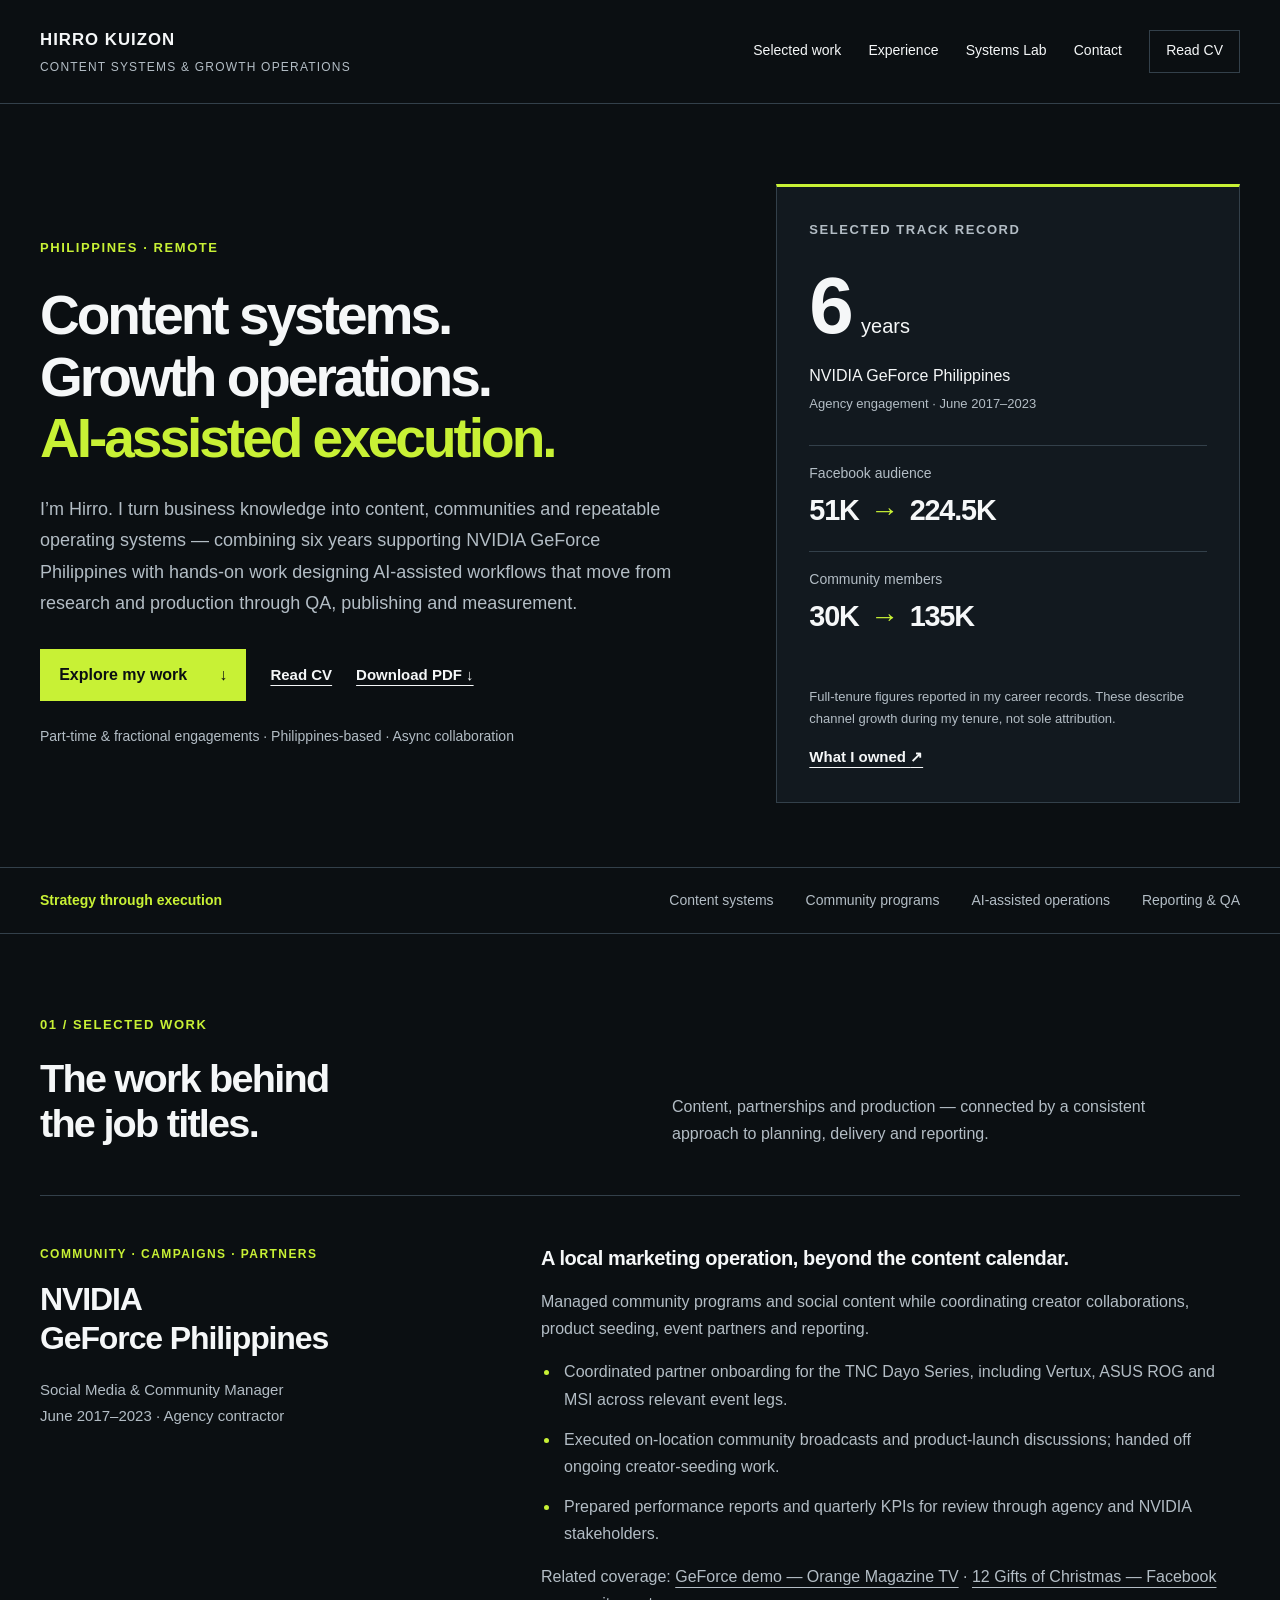
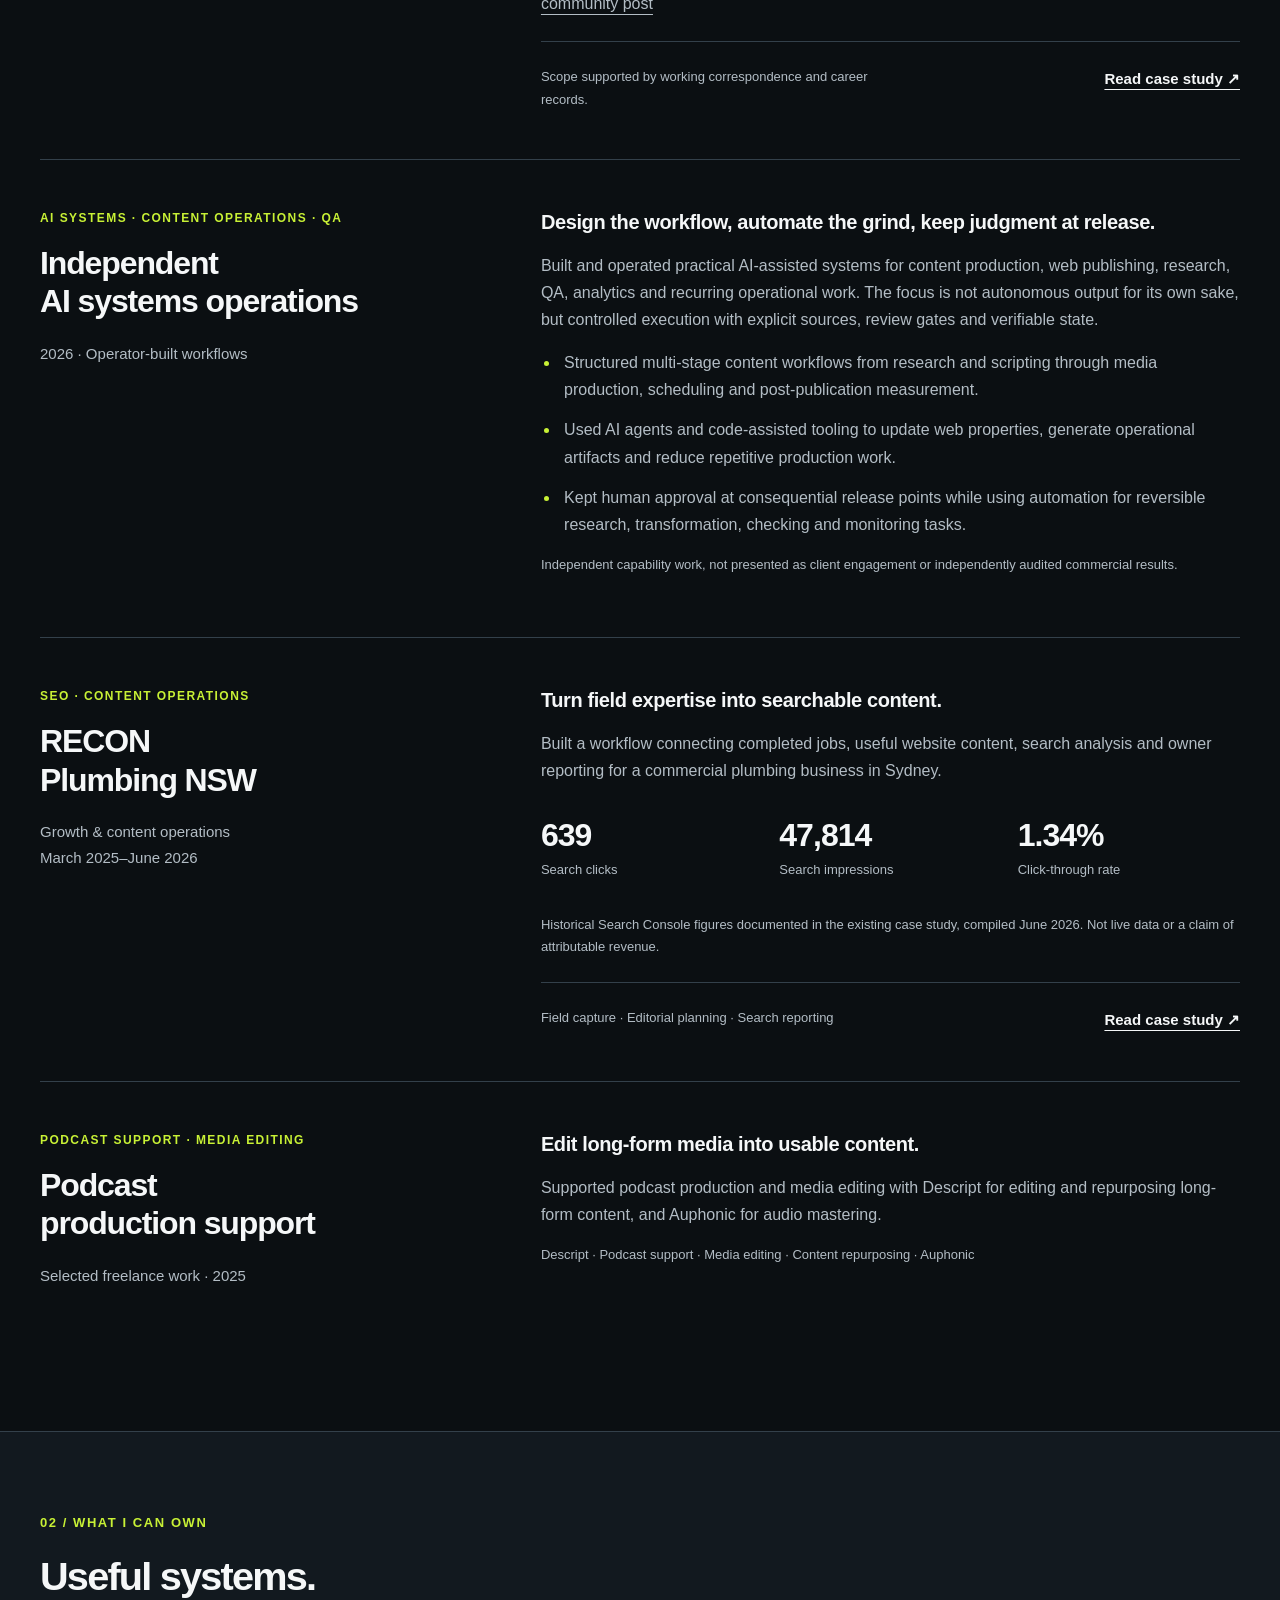
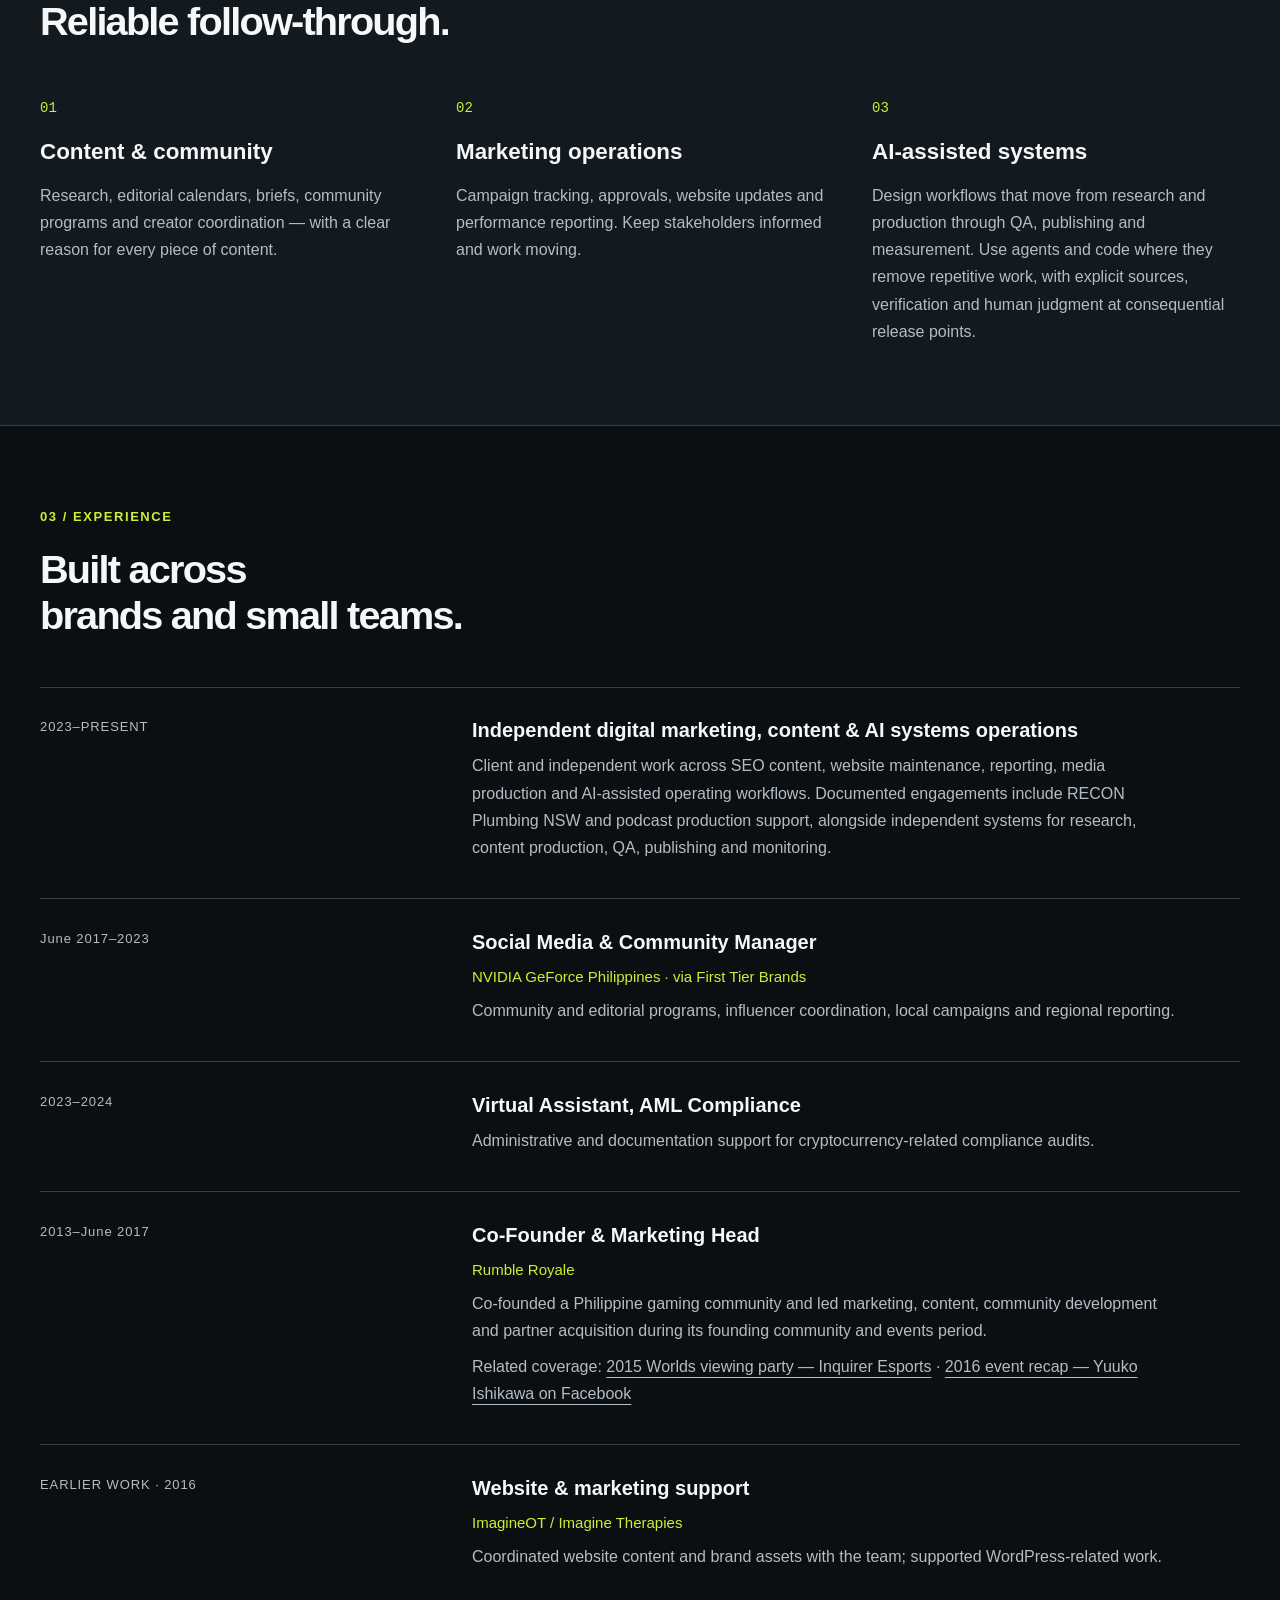
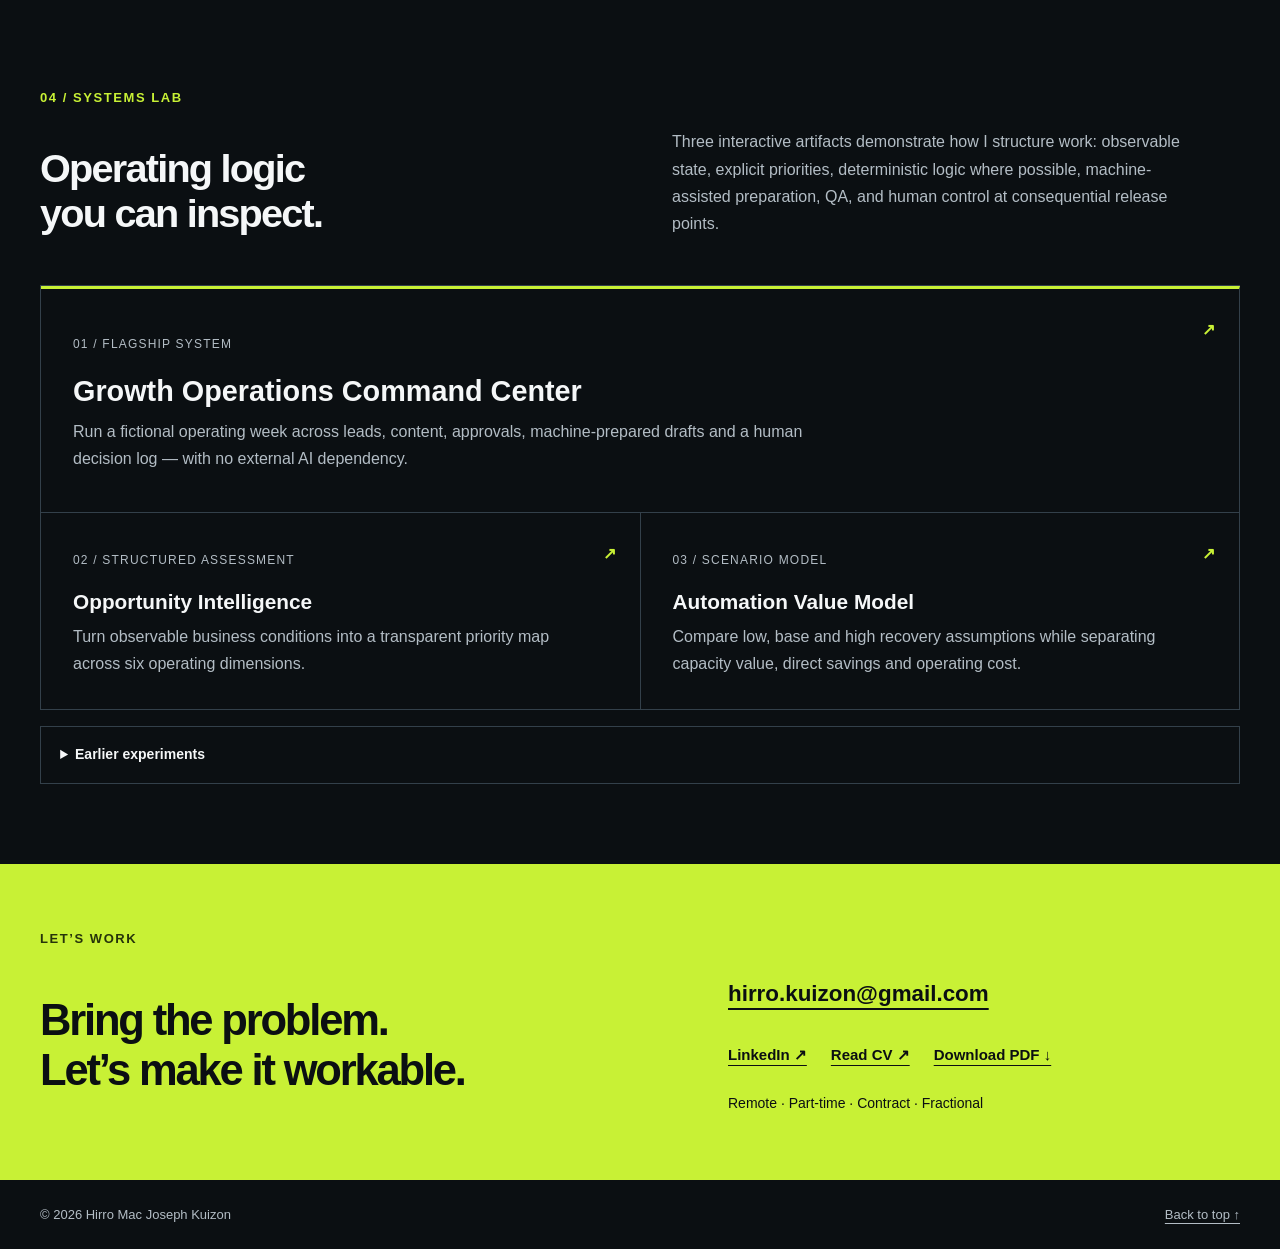
<file: index.html>
<!doctype html>
<html lang="en"><head><meta charset="utf-8"><meta name="viewport" content="width=device-width,initial-scale=1"><title>Hirro Kuizon | Content Systems, Growth Operations & AI-Assisted Execution</title><meta name="description" content="Hirro Kuizon builds content systems, community and growth operations for lean teams — combining proven marketing experience with AI-assisted execution, human review and practical delivery."><link rel="icon" type="image/svg+xml" href="data:image/svg+xml,%3Csvg xmlns='http://www.w3.org/2000/svg' viewBox='0 0 32 32'%3E%3Crect width='32' height='32' rx='5' fill='%23c8f135'/%3E%3Ctext x='4' y='23' font-family='Arial' font-size='20' font-weight='bold' fill='%230b0f12'%3EHK%3C/text%3E%3C/svg%3E"><link rel="stylesheet" href="style.css"></head>
<body><a class="skip" href="#main">Skip to content</a><header class="header"><a class="wordmark" href="#">HIRRO KUIZON<span>CONTENT SYSTEMS & GROWTH OPERATIONS</span></a><nav aria-label="Main navigation"><a href="#work">Selected work</a><a href="#experience">Experience</a><a href="systems-lab.html">Systems Lab</a><a href="#contact">Contact</a><a class="nav-cv" href="cv.html">Read CV</a></nav></header>
<main id="main"><section class="hero wrap"><div class="hero-copy"><p class="eyebrow">PHILIPPINES · REMOTE</p><h1>Content systems.<br>Growth operations.<br><em>AI-assisted execution.</em></h1><p class="intro">I’m Hirro. I turn business knowledge into content, communities and repeatable operating systems — combining six years supporting NVIDIA GeForce Philippines with hands-on work designing AI-assisted workflows that move from research and production through QA, publishing and measurement.</p><div class="actions"><a class="button" href="#work">Explore my work <span aria-hidden="true">↓</span></a><a class="text-link" href="cv.html">Read CV</a><a class="text-link" href="Hirro-Kuizon-Content-SEO-AI-Ops-CV-2026.pdf" download>Download PDF ↓</a></div><p class="availability">Part-time & fractional engagements · Philippines-based · Async collaboration</p></div><aside class="hero-proof" aria-label="Selected career evidence"><p class="eyebrow">SELECTED TRACK RECORD</p><div class="proof-main"><strong>6<span>years</span></strong><p>NVIDIA GeForce Philippines<br><small>Agency engagement · June 2017–2023</small></p></div><dl class="metrics"><div><dt>Facebook audience</dt><dd>51K <span>→</span> 224.5K</dd></div><div><dt>Community members</dt><dd>30K <span>→</span> 135K</dd></div></dl><p class="note">Full-tenure figures reported in my career records. These describe channel growth during my tenure, not sole attribution.</p><a href="#nvidia" class="text-link">What I owned <span aria-hidden="true">↗</span></a></aside></section>
<section class="band"><div class="wrap band-inner"><p>Strategy through execution</p><ul><li>Content systems</li><li>Community programs</li><li>AI-assisted operations</li><li>Reporting & QA</li></ul></div></section>
<span id="case-studies"></span><section class="wrap section" id="work"><div class="section-heading"><p class="eyebrow">01 / SELECTED WORK</p><h2>The work behind<br>the job titles.</h2><p>Content, partnerships and production — connected by a consistent approach to planning, delivery and reporting.</p></div>
<article class="work-row featured" id="nvidia"><div class="work-title"><p class="eyebrow">COMMUNITY · CAMPAIGNS · PARTNERS</p><h3>NVIDIA<br>GeForce Philippines</h3><p class="muted">Social Media & Community Manager<br>June 2017–2023 · Agency contractor</p></div><div class="work-body"><h4>A local marketing operation, beyond the content calendar.</h4><p>Managed community programs and social content while coordinating creator collaborations, product seeding, event partners and reporting.</p><ul class="detail-list"><li>Coordinated partner onboarding for the TNC Dayo Series, including Vertux, ASUS ROG and MSI across relevant event legs.</li><li>Executed on-location community broadcasts and product-launch discussions; handed off ongoing creator-seeding work.</li><li>Prepared performance reports and quarterly KPIs for review through agency and NVIDIA stakeholders.</li></ul><p class="context-links">Related coverage: <a href="https://www.youtube.com/watch?v=lvDoEevZUSg">GeForce demo — Orange Magazine TV</a> · <a href="https://www.facebook.com/groups/GeForceCommunityPH/posts/5255547787881732/">12 Gifts of Christmas — Facebook community post</a></p><div class="case-foot"><span class="note">Scope supported by working correspondence and career records.</span><a class="text-link" href="case-studies/nvidia-geforce-ph.html">Read case study ↗</a></div></div></article>
<article class="work-row"><div class="work-title"><p class="eyebrow">AI SYSTEMS · CONTENT OPERATIONS · QA</p><h3>Independent<br>AI systems operations</h3><p class="muted">2026 · Operator-built workflows</p></div><div class="work-body"><h4>Design the workflow, automate the grind, keep judgment at release.</h4><p>Built and operated practical AI-assisted systems for content production, web publishing, research, QA, analytics and recurring operational work. The focus is not autonomous output for its own sake, but controlled execution with explicit sources, review gates and verifiable state.</p><ul class="detail-list"><li>Structured multi-stage content workflows from research and scripting through media production, scheduling and post-publication measurement.</li><li>Used AI agents and code-assisted tooling to update web properties, generate operational artifacts and reduce repetitive production work.</li><li>Kept human approval at consequential release points while using automation for reversible research, transformation, checking and monitoring tasks.</li></ul><p class="note">Independent capability work, not presented as client engagement or independently audited commercial results.</p></div></article>
<article class="work-row"><div class="work-title"><p class="eyebrow">SEO · CONTENT OPERATIONS</p><h3>RECON<br>Plumbing NSW</h3><p class="muted">Growth & content operations<br>March 2025–June 2026</p></div><div class="work-body"><h4>Turn field expertise into searchable content.</h4><p>Built a workflow connecting completed jobs, useful website content, search analysis and owner reporting for a commercial plumbing business in Sydney.</p><div class="inline-metrics"><div><strong>639</strong><span>Search clicks</span></div><div><strong>47,814</strong><span>Search impressions</span></div><div><strong>1.34%</strong><span>Click-through rate</span></div></div><p class="note">Historical Search Console figures documented in the existing case study, compiled June 2026. Not live data or a claim of attributable revenue.</p><div class="case-foot"><span class="note">Field capture · Editorial planning · Search reporting</span><a class="text-link" href="case-studies/recon-plumbing.html">Read case study ↗</a></div></div></article>
<article class="work-row"><div class="work-title"><p class="eyebrow">PODCAST SUPPORT · MEDIA EDITING</p><h3>Podcast<br>production support</h3><p class="muted">Selected freelance work · 2025</p></div><div class="work-body"><h4>Edit long-form media into usable content.</h4><p>Supported podcast production and media editing with Descript for editing and repurposing long-form content, and Auphonic for audio mastering.</p><p class="note">Descript · Podcast support · Media editing · Content repurposing · Auphonic</p></div></article></section>
<section class="capabilities"><div class="wrap section"><div class="section-heading"><p class="eyebrow">02 / WHAT I CAN OWN</p><h2>Useful systems.<br>Reliable follow-through.</h2></div><div class="three-grid"><article><span class="number">01</span><h3>Content & community</h3><p>Research, editorial calendars, briefs, community programs and creator coordination — with a clear reason for every piece of content.</p></article><article><span class="number">02</span><h3>Marketing operations</h3><p>Campaign tracking, approvals, website updates and performance reporting. Keep stakeholders informed and work moving.</p></article><article><span class="number">03</span><h3>AI-assisted systems</h3><p>Design workflows that move from research and production through QA, publishing and measurement. Use agents and code where they remove repetitive work, with explicit sources, verification and human judgment at consequential release points.</p></article></div></div></section>
<section class="wrap section" id="experience"><div class="section-heading"><p class="eyebrow">03 / EXPERIENCE</p><h2>Built across<br>brands and small teams.</h2></div><div class="timeline"><article><p class="date">2023–PRESENT</p><div><h3>Independent digital marketing, content & AI systems operations</h3><p>Client and independent work across SEO content, website maintenance, reporting, media production and AI-assisted operating workflows. Documented engagements include RECON Plumbing NSW and podcast production support, alongside independent systems for research, content production, QA, publishing and monitoring.</p></div></article><article><p class="date">June 2017–2023</p><div><h3>Social Media & Community Manager</h3><p class="company">NVIDIA GeForce Philippines · via First Tier Brands</p><p>Community and editorial programs, influencer coordination, local campaigns and regional reporting.</p></div></article><article><p class="date">2023–2024</p><div><h3>Virtual Assistant, AML Compliance</h3><p>Administrative and documentation support for cryptocurrency-related compliance audits.</p></div></article><article><p class="date">2013–June 2017</p><div><h3>Co-Founder & Marketing Head</h3><p class="company">Rumble Royale</p><p>Co-founded a Philippine gaming community and led marketing, content, community development and partner acquisition during its founding community and events period.</p><p class="context-links">Related coverage: <a href="https://esports.inquirer.net/11989/watch-the-world-championship-finals-of-league-of-legends-at-sm-north-edsa-on-halloween">2015 Worlds viewing party — Inquirer Esports</a> · <a href="https://www.facebook.com/PotatoTornadoYuuko/posts/saving-the-best-event-post-for-last-huwaaaw-xdokay-so-lemme-get-this-straighti-t/682101621942128/">2016 event recap — Yuuko Ishikawa on Facebook</a></p></div></article><article><p class="date">EARLIER WORK · 2016</p><div><h3>Website & marketing support</h3><p class="company">ImagineOT / Imagine Therapies</p><p>Coordinated website content and brand assets with the team; supported WordPress-related work.</p></div></article></div></section>
<section class="wrap section tools" id="tools"><div class="section-heading"><p class="eyebrow">04 / SYSTEMS LAB</p><h2>Operating logic<br>you can inspect.</h2><p>Three interactive artifacts demonstrate how I structure work: observable state, explicit priorities, deterministic logic where possible, machine-assisted preparation, QA, and human control at consequential release points.</p></div><div class="tools-grid"><a class="flagship" href="growth-operations-command-center.html"><span>01 / FLAGSHIP SYSTEM</span><h3>Growth Operations Command Center</h3><p>Run a fictional operating week across leads, content, approvals, machine-prepared drafts and a human decision log — with no external AI dependency.</p><b aria-hidden="true">↗</b></a><a href="opportunity-intelligence.html"><span>02 / STRUCTURED ASSESSMENT</span><h3>Opportunity Intelligence</h3><p>Turn observable business conditions into a transparent priority map across six operating dimensions.</p><b aria-hidden="true">↗</b></a><a href="roi-estimator.html"><span>03 / SCENARIO MODEL</span><h3>Automation Value Model</h3><p>Compare low, base and high recovery assumptions while separating capacity value, direct savings and operating cost.</p><b aria-hidden="true">↗</b></a></div><details class="legacy-tools"><summary>Earlier experiments</summary><p>Preserved for continuity, not presented as current flagship proof: <a href="lead-qualifier.html">Lead Qualifier</a> · <a href="business-scorecard.html">Business Scorecard</a> · <a href="content-pillar-architect.html">Content Pillar Architect</a>. The AI-assisted experiments may depend on an external service and should be treated as historical prototypes.</p></details></section>
<section class="contact" id="contact"><div class="wrap"><p class="eyebrow">LET’S WORK</p><div class="contact-layout"><h2>Bring the problem.<br>Let’s make it workable.</h2><div><a class="email" href="mailto:hirro.kuizon@gmail.com">hirro.kuizon@gmail.com</a><div class="actions"><a class="text-link" href="https://www.linkedin.com/in/ngirro/">LinkedIn ↗</a><a class="text-link" href="cv.html">Read CV ↗</a><a class="text-link" href="Hirro-Kuizon-Content-SEO-AI-Ops-CV-2026.pdf" download>Download PDF ↓</a></div><p>Remote · Part-time · Contract · Fractional</p></div></div></div></section></main><footer class="wrap"><span>© 2026 Hirro Mac Joseph Kuizon</span><a href="#">Back to top ↑</a></footer></body></html>
</file>
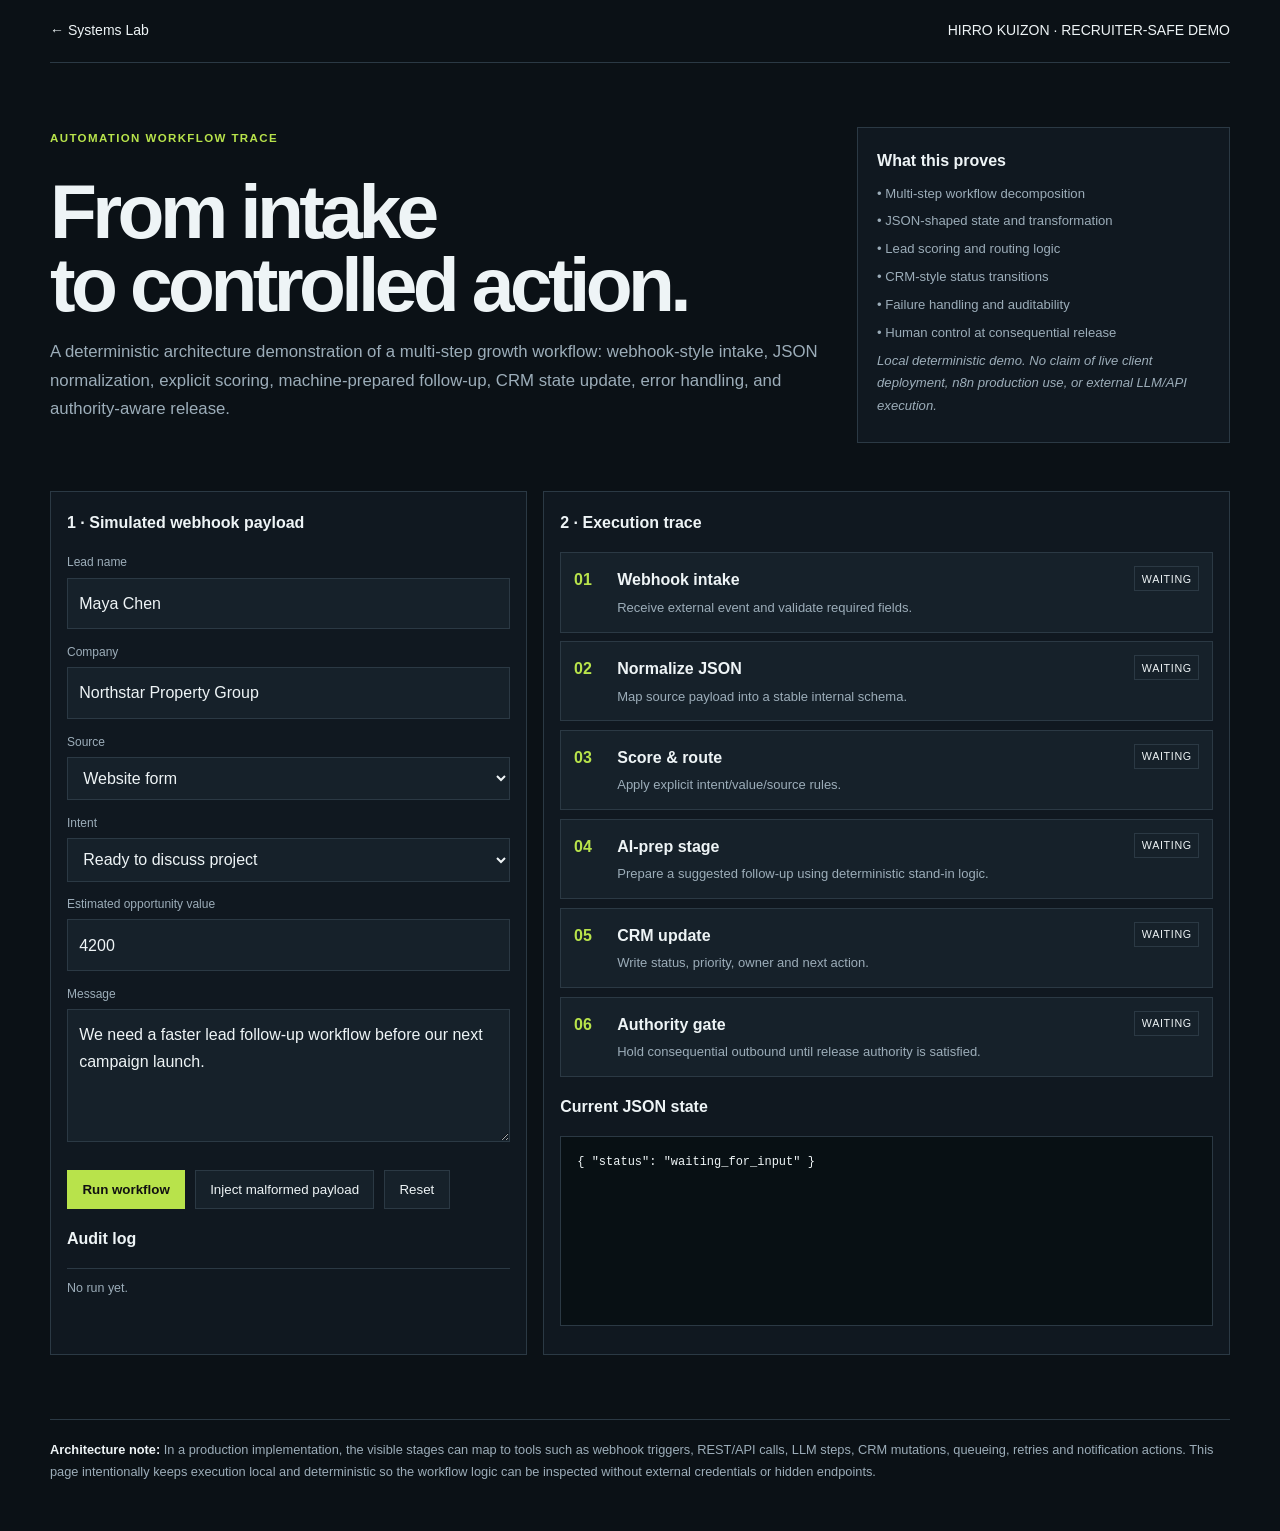
<file: automation-workflow-trace.html>
<!doctype html>
<html lang="en">
<head>
<meta charset="utf-8"><meta name="viewport" content="width=device-width,initial-scale=1">
<title>Automation Workflow Trace | Hirro Kuizon</title>
<meta name="description" content="Recruiter-safe deterministic demonstration of webhook intake, JSON normalization, scoring, AI-prep, CRM update, follow-up and authority-aware release.">
<link rel="stylesheet" href="style.css">
<style>
:root{--panel:#101820;--panel2:#16212a;--line:#2b3944;--accent:#b8e34b;--muted:#9cadb9;--ink:#eef4f6}
body{background:#0b1116;color:var(--ink)}.wrap{width:min(1180px,calc(100% - 3rem));margin:auto}.nav{display:flex;justify-content:space-between;align-items:center;padding:1.2rem 0;border-bottom:1px solid var(--line)}.nav a{color:inherit;text-decoration:none}.hero{padding:4rem 0 2rem;display:grid;grid-template-columns:1.35fr .65fr;gap:2rem}.eyebrow{color:var(--accent);font-size:.72rem;letter-spacing:.12em;text-transform:uppercase}.hero h1{font-size:clamp(2.6rem,6vw,5.6rem);line-height:.95;letter-spacing:-.06em;margin:.7rem 0 1.1rem}.hero p{max-width:50rem;color:var(--muted);font-size:1.05rem}.proof{border:1px solid var(--line);padding:1.2rem;background:var(--panel)}.proof strong{display:block;margin-bottom:.5rem}.proof p{font-size:.82rem;margin:.35rem 0}.grid{display:grid;grid-template-columns:.82fr 1.18fr;gap:1rem;padding:1rem 0 4rem}.panel{border:1px solid var(--line);background:var(--panel);padding:1rem}.panel h2{font-size:1rem;margin:.1rem 0 1rem}.controls{display:grid;gap:.8rem}.field label{display:block;color:var(--muted);font-size:.75rem;margin-bottom:.3rem}.field input,.field select,.field textarea{width:100%;background:var(--panel2);border:1px solid var(--line);color:var(--ink);padding:.7rem;font:inherit}.actions{display:flex;gap:.6rem;flex-wrap:wrap;margin-top:.4rem}.actions button{border:1px solid var(--line);background:var(--panel2);color:var(--ink);padding:.7rem .9rem;cursor:pointer}.actions button.primary{background:var(--accent);color:#111;border-color:var(--accent);font-weight:700}.trace{display:grid;gap:.55rem}.step{border:1px solid var(--line);background:var(--panel2);padding:.8rem;display:grid;grid-template-columns:2rem 1fr auto;gap:.7rem;align-items:start}.step b{color:var(--accent)}.step small{color:var(--muted);display:block;margin-top:.2rem}.state{font-size:.67rem;border:1px solid var(--line);padding:.15rem .4rem;text-transform:uppercase;letter-spacing:.06em}.state.ok{border-color:var(--accent);color:var(--accent)}.state.err{border-color:#d78686;color:#d78686}.json{white-space:pre-wrap;font:12px/1.5 ui-monospace,SFMono-Regular,Menlo,monospace;background:#081014;border:1px solid var(--line);padding:1rem;min-height:190px;overflow:auto}.audit{margin-top:1rem}.audit div{border-top:1px solid var(--line);padding:.55rem 0;font-size:.78rem;color:var(--muted)}.note{border-top:1px solid var(--line);padding:1.2rem 0 3rem;color:var(--muted);font-size:.8rem}.note strong{color:var(--ink)}
@media(max-width:800px){.hero,.grid{grid-template-columns:1fr}.hero{padding-top:2.5rem}.step{grid-template-columns:1.6rem 1fr}.state{grid-column:2}}
</style>
</head>
<body>
<div class="wrap">
<nav class="nav"><a href="systems-lab.html">← Systems Lab</a><span>HIRRO KUIZON · RECRUITER-SAFE DEMO</span></nav>
<section class="hero">
<div><div class="eyebrow">Automation Workflow Trace</div><h1>From intake<br>to controlled action.</h1><p>A deterministic architecture demonstration of a multi-step growth workflow: webhook-style intake, JSON normalization, explicit scoring, machine-prepared follow-up, CRM state update, error handling, and authority-aware release.</p></div>
<aside class="proof"><strong>What this proves</strong><p>• Multi-step workflow decomposition</p><p>• JSON-shaped state and transformation</p><p>• Lead scoring and routing logic</p><p>• CRM-style status transitions</p><p>• Failure handling and auditability</p><p>• Human control at consequential release</p><p><em>Local deterministic demo. No claim of live client deployment, n8n production use, or external LLM/API execution.</em></p></aside>
</section>
<section class="grid">
<div class="panel">
<h2>1 · Simulated webhook payload</h2>
<div class="controls">
<div class="field"><label>Lead name</label><input id="name" value="Maya Chen"></div>
<div class="field"><label>Company</label><input id="company" value="Northstar Property Group"></div>
<div class="field"><label>Source</label><select id="source"><option>Website form</option><option>LinkedIn</option><option>Referral</option><option>Paid campaign</option></select></div>
<div class="field"><label>Intent</label><select id="intent"><option value="3">Ready to discuss project</option><option value="2">Requests information</option><option value="1">General enquiry</option></select></div>
<div class="field"><label>Estimated opportunity value</label><input id="value" type="number" value="4200"></div>
<div class="field"><label>Message</label><textarea id="message" rows="4">We need a faster lead follow-up workflow before our next campaign launch.</textarea></div>
<div class="actions"><button class="primary" onclick="runFlow(false)">Run workflow</button><button onclick="runFlow(true)">Inject malformed payload</button><button onclick="resetFlow()">Reset</button></div>
</div>
<div class="audit"><h2>Audit log</h2><div id="audit">No run yet.</div></div>
</div>
<div>
<div class="panel">
<h2>2 · Execution trace</h2>
<div id="trace" class="trace"></div>
<h2 style="margin-top:1rem">Current JSON state</h2>
<pre id="json" class="json">{ "status": "waiting_for_input" }</pre>
</div>
</div>
</section>
<div class="note"><strong>Architecture note:</strong> In a production implementation, the visible stages can map to tools such as webhook triggers, REST/API calls, LLM steps, CRM mutations, queueing, retries and notification actions. This page intentionally keeps execution local and deterministic so the workflow logic can be inspected without external credentials or hidden endpoints.</div>
</div>
<script>
const steps=[
['Webhook intake','Receive external event and validate required fields.'],
['Normalize JSON','Map source payload into a stable internal schema.'],
['Score & route','Apply explicit intent/value/source rules.'],
['AI-prep stage','Prepare a suggested follow-up using deterministic stand-in logic.'],
['CRM update','Write status, priority, owner and next action.'],
['Authority gate','Hold consequential outbound until release authority is satisfied.']
];
function paint(states){
 const t=document.getElementById('trace');t.innerHTML='';
 steps.forEach((s,i)=>{const st=states[i]||['waiting',''];const d=document.createElement('div');d.className='step';d.innerHTML='<b>'+String(i+1).padStart(2,'0')+'</b><div><strong>'+s[0]+'</strong><small>'+s[1]+(st[1]?' · '+st[1]:'')+'</small></div><span class="state '+(st[0]==='ok'?'ok':st[0]==='error'?'err':'')+'">'+st[0]+'</span>';t.appendChild(d);});
}
function audit(line){const a=document.getElementById('audit');if(a.textContent==='No run yet.')a.innerHTML='';const d=document.createElement('div');d.textContent=new Date().toLocaleTimeString()+' · '+line;a.prepend(d);}
function runFlow(bad){
 const payload=bad?{company:document.getElementById('company').value}:{
  event:'lead.created',name:document.getElementById('name').value.trim(),company:document.getElementById('company').value.trim(),
  source:document.getElementById('source').value,intent:Number(document.getElementById('intent').value),
  estimated_value:Number(document.getElementById('value').value),message:document.getElementById('message').value.trim()
 };
 const states=[];
 states.push(payload.name&&payload.company&&payload.message?['ok','required fields valid']:['error','missing name/message']);
 if(states[0][0]==='error'){
  paint(states);document.getElementById('json').textContent=JSON.stringify({status:'rejected',reason:'validation_error',received:payload},null,2);audit('Payload rejected before downstream actions.');return;
 }
 const normalized={lead_id:'lead_'+Date.now(),contact:{name:payload.name,company:payload.company},source:payload.source,intent:payload.intent,estimated_value:payload.estimated_value,message:payload.message,status:'new'};
 states.push(['ok','stable schema created']);
 let score=payload.intent*20+(payload.estimated_value>=5000?30:payload.estimated_value>=2000?20:10)+(payload.source==='Referral'?20:10);
 score=Math.min(score,100);
 const priority=score>=70?'high':score>=50?'medium':'standard';
 states.push(['ok','score '+score+' / priority '+priority]);
 const draft='Hi '+payload.name.split(' ')[0]+', thanks for reaching out about '+payload.message.toLowerCase()+'. I can map the workflow, identify the highest-friction handoff, and propose a bounded first implementation step.';
 states.push(['ok','follow-up prepared, not released']);
 const crm={...normalized,score,priority,status:'qualified',owner:'growth-ops',next_action:'review_followup',followup_draft:draft};
 states.push(['ok','record mutated to qualified']);
 states.push(['ok','release held for authorized approval']);
 paint(states);document.getElementById('json').textContent=JSON.stringify(crm,null,2);audit('Workflow completed with outbound held at authority gate.');
}
function resetFlow(){paint([]);document.getElementById('json').textContent='{ "status": "waiting_for_input" }';document.getElementById('audit').textContent='No run yet.';}
paint([]);
</script>
</body>
</html>
</file>
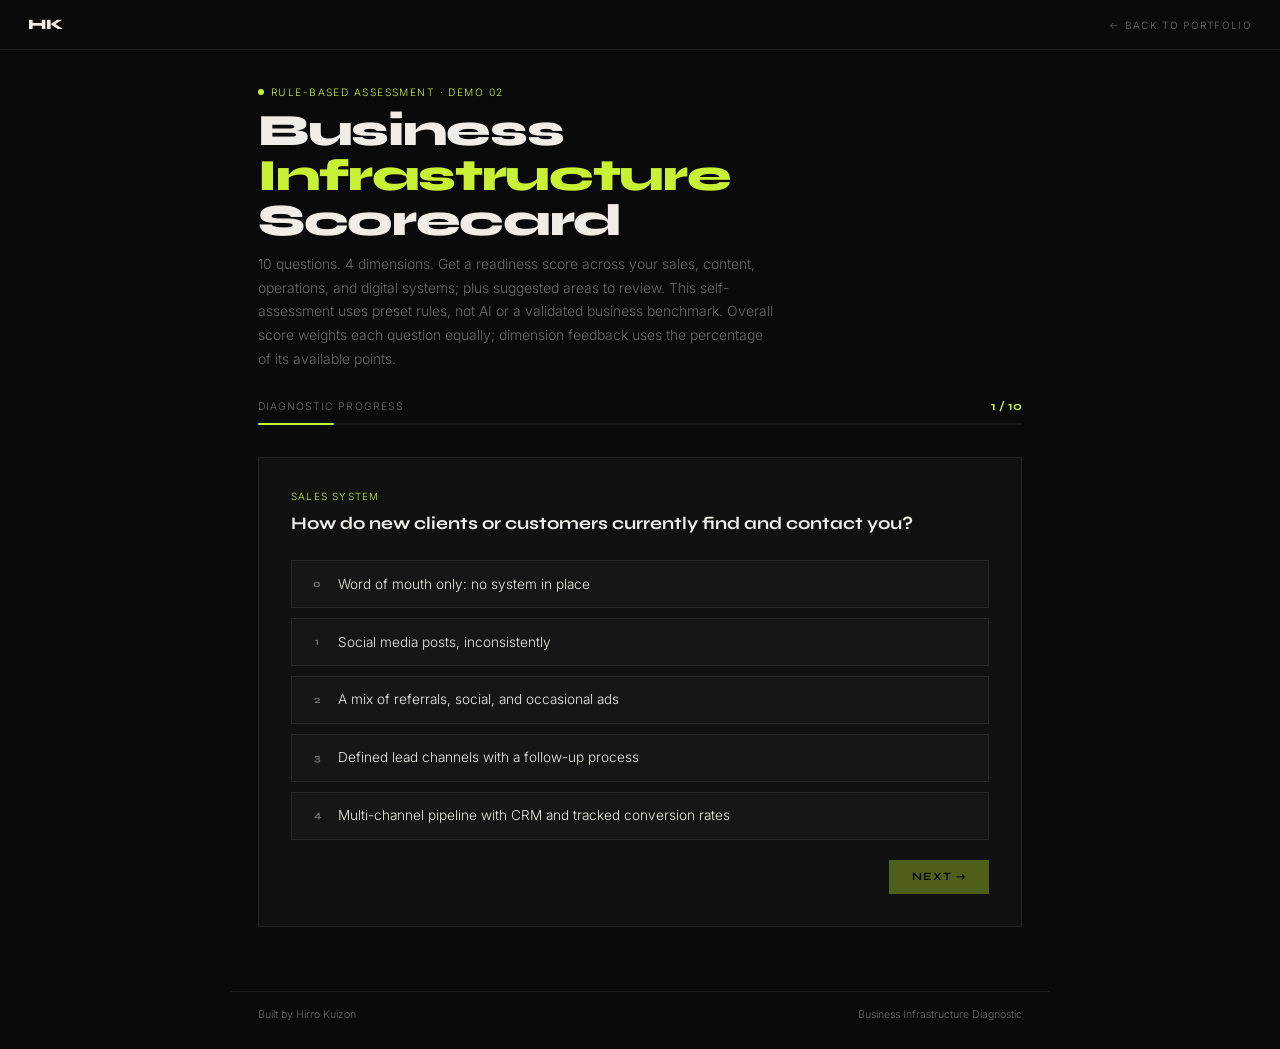
<file: business-scorecard.html>
<!DOCTYPE html>
<html lang="en">
<head>
<meta charset="UTF-8">
<meta name="viewport" content="width=device-width, initial-scale=1.0">
<title>Business Infrastructure Scorecard: Hirro Kuizon</title>
<link rel="preconnect" href="https://fonts.googleapis.com">
<link href="https://fonts.googleapis.com/css2?family=Syne:wght@700;800&family=Inter:wght@300;400;500&display=swap" rel="stylesheet">
<style>
*,*::before,*::after{box-sizing:border-box;margin:0;padding:0}
:root{
  --ac:#c8f135;--bk:#0a0a0a;--c1:#111111;--c2:#161616;
  --bd:rgba(255,255,255,0.08);--md:#6b6b6b;--ow:#f0ede8;
  --red:#ff5a5a;--amber:#f5c842;
}
body{font-family:'Inter',sans-serif;background:var(--bk);color:var(--ow);min-height:100vh;font-weight:300;-webkit-font-smoothing:antialiased;font-size:16px}
::-webkit-scrollbar{width:3px}::-webkit-scrollbar-thumb{background:#222;border-radius:2px}
@keyframes pulse{0%,100%{opacity:1}50%{opacity:.2}}
@keyframes spin{to{transform:rotate(360deg)}}
@keyframes fadein{from{opacity:0;transform:translateY(8px)}to{opacity:1;transform:translateY(0)}}

/* NAV */
.nav{display:flex;align-items:center;justify-content:space-between;padding:1rem 1.75rem;border-bottom:1px solid var(--bd)}
.nav-logo{font-family:'Syne',sans-serif;font-weight:800;font-size:.9rem;text-decoration:none;color:var(--ow)}
.nav-back{font-size:.63rem;letter-spacing:.13em;text-transform:uppercase;color:var(--md);text-decoration:none;transition:color .2s}
.nav-back:hover{color:var(--ac)}

/* HEADER */
.hd{padding:2.25rem 1.75rem 1.75rem;max-width:820px;margin:0 auto}
.eyebrow{display:flex;align-items:center;gap:7px;font-size:.64rem;letter-spacing:.14em;text-transform:uppercase;color:var(--ac);margin-bottom:.7rem}
.dot{width:6px;height:6px;border-radius:50%;background:var(--ac);animation:pulse 1.5s infinite;display:inline-block}
.title{font-family:'Syne',sans-serif;font-weight:800;font-size:clamp(1.7rem,4vw,2.8rem);line-height:1;letter-spacing:-.03em;margin-bottom:.6rem}
.title span{color:var(--ac)}
.desc{color:var(--md);font-size:.87rem;max-width:520px;line-height:1.7}

/* QUIZ WRAP */
.quiz-wrap{max-width:820px;margin:0 auto;padding:0 1.75rem 4rem}

/* PROGRESS */
.progress-bar-wrap{margin-bottom:2rem}
.progress-meta{display:flex;justify-content:space-between;align-items:center;margin-bottom:.6rem}
.progress-label{font-size:.65rem;letter-spacing:.1em;text-transform:uppercase;color:var(--md)}
.progress-count{font-family:'Syne',sans-serif;font-weight:700;font-size:.75rem;color:var(--ac)}
.progress-track{height:2px;background:rgba(255,255,255,0.06);border-radius:2px}
.progress-fill{height:100%;background:var(--ac);border-radius:2px;transition:width .4s ease}

/* QUESTION CARD */
.q-card{background:var(--c1);border:1px solid var(--bd);padding:2rem;animation:fadein .3s ease}
.q-section{font-size:.62rem;letter-spacing:.12em;text-transform:uppercase;color:var(--ac);margin-bottom:.6rem}
.q-text{font-family:'Syne',sans-serif;font-weight:700;font-size:1.1rem;line-height:1.4;margin-bottom:1.5rem;color:var(--ow)}
.options{display:grid;gap:.6rem}
.opt-btn{
  width:100%;text-align:left;background:var(--c2);border:1px solid var(--bd);
  color:var(--ow);font-family:'Inter',sans-serif;font-size:.85rem;font-weight:300;
  padding:.85rem 1rem;cursor:pointer;transition:border-color .15s,background .15s;
  display:flex;align-items:center;gap:.75rem;line-height:1.4
}
.opt-btn:hover{border-color:var(--ac);background:rgba(200,241,53,0.04)}
.opt-btn.selected{border-color:var(--ac);background:rgba(200,241,53,0.08)}
.opt-score{font-size:.65rem;font-family:'Syne',sans-serif;font-weight:700;
  color:var(--md);min-width:18px;text-align:center}
.opt-btn.selected .opt-score{color:var(--ac)}

/* NAV BUTTONS */
.q-nav{display:flex;justify-content:space-between;align-items:center;margin-top:1.25rem}
.btn-back{background:transparent;border:1px solid var(--bd);color:var(--md);
  font-family:'Syne',sans-serif;font-weight:700;font-size:.7rem;letter-spacing:.08em;
  text-transform:uppercase;padding:.6rem 1.1rem;cursor:pointer;transition:border-color .2s,color .2s}
.btn-back:hover{border-color:var(--ow);color:var(--ow)}
.btn-next{background:var(--ac);color:var(--bk);border:none;
  font-family:'Syne',sans-serif;font-weight:700;font-size:.7rem;letter-spacing:.09em;
  text-transform:uppercase;padding:.65rem 1.4rem;cursor:pointer;transition:opacity .2s;opacity:.35}
.btn-next.active{opacity:1}
.btn-next.active:hover{opacity:.82}

/* SPINNER STATE */
.spin-state{text-align:center;padding:4rem 0;display:flex;flex-direction:column;align-items:center;gap:1rem}
.spinner{width:36px;height:36px}
.spin-track{fill:none;stroke:rgba(255,255,255,0.07);stroke-width:2.5}
.spin-arc{fill:none;stroke:var(--ac);stroke-width:2.5;stroke-dasharray:22 66;stroke-linecap:round;transform-origin:50% 50%;animation:spin .85s linear infinite}
.spin-txt{font-size:.7rem;color:var(--md);letter-spacing:.09em;text-transform:uppercase}

/* RESULTS */
.results{animation:fadein .4s ease}
.results-header{margin-bottom:2rem}
.results-eyebrow{font-size:.65rem;letter-spacing:.12em;text-transform:uppercase;color:var(--ac);margin-bottom:.5rem}
.results-title{font-family:'Syne',sans-serif;font-weight:800;font-size:1.5rem;margin-bottom:.4rem}
.results-sub{font-size:.85rem;color:var(--md);line-height:1.6}

/* OVERALL SCORE */
.overall-score{background:var(--c1);border:1px solid var(--bd);padding:1.5rem;margin-bottom:1.5rem;display:flex;align-items:center;justify-content:space-between;gap:1rem}
.overall-left{}
.overall-label{font-size:.63rem;letter-spacing:.1em;text-transform:uppercase;color:var(--md);margin-bottom:.5rem}
.overall-bar-track{height:4px;background:rgba(255,255,255,0.06);border-radius:2px;width:200px;max-width:100%}
.overall-bar-fill{height:100%;border-radius:2px;transition:width 1.2s ease}
.overall-right{text-align:right;flex-shrink:0}
.overall-num{font-family:'Syne',sans-serif;font-weight:800;font-size:2.2rem;line-height:1}
.overall-num span{font-size:1rem;opacity:.4}
.overall-grade{font-size:.7rem;letter-spacing:.1em;text-transform:uppercase;margin-top:4px}
.overall-verdict{font-size:.82rem;color:var(--md);margin-top:.75rem;line-height:1.6}

/* DIMENSION GRID */
.dim-grid{display:grid;grid-template-columns:1fr 1fr;gap:.75rem;margin-bottom:1.5rem}
@media(max-width:580px){.dim-grid{grid-template-columns:1fr}}
@media(max-width:480px){
  .hd{padding:1.75rem 1rem 1.25rem}
  .quiz-wrap{padding:0 1rem 3rem}
  .q-card{padding:1.25rem}
  .q-text{font-size:.95rem}
  .opt-btn{font-size:.8rem;padding:.7rem .85rem}
  .footer{padding:1rem 1rem 1.5rem;flex-direction:column;gap:.4rem;align-items:flex-start}
  .phase-grid{grid-template-columns:1fr}
  .strategy-bar{grid-template-columns:repeat(2,1fr)}
  .results-title{font-size:1.2rem}
  .overall-num{font-size:1.75rem}
  .overall-bar-track{width:100%}
  .priority-block{padding:1rem}
}
.dim-card{background:var(--c1);border:1px solid var(--bd);padding:1.1rem}
.dim-top{display:flex;justify-content:space-between;align-items:flex-start;margin-bottom:.5rem}
.dim-name{font-size:.65rem;letter-spacing:.1em;text-transform:uppercase;color:var(--md)}
.dim-score{font-family:'Syne',sans-serif;font-weight:800;font-size:1rem}
.dim-bar-track{height:2px;background:rgba(255,255,255,0.06);border-radius:2px;margin-bottom:.6rem}
.dim-bar-fill{height:100%;border-radius:2px;transition:width 1s ease}
.dim-read{font-size:.78rem;line-height:1.55;color:var(--ow)}

/* PRIORITY LIST */
.priority-block{background:var(--c1);border:1px solid var(--bd);padding:1.5rem;margin-bottom:1.5rem}
.priority-label{font-size:.63rem;letter-spacing:.12em;text-transform:uppercase;color:var(--ac);margin-bottom:1rem}
.priority-item{display:flex;gap:.85rem;padding:.75rem 0;border-bottom:1px solid var(--bd)}
.priority-item:last-child{border-bottom:none;padding-bottom:0}
.priority-num{font-family:'Syne',sans-serif;font-weight:800;font-size:.9rem;color:var(--ac);min-width:20px;margin-top:1px}
.priority-content{}
.priority-title{font-size:.83rem;font-weight:500;color:var(--ow);margin-bottom:.2rem}
.priority-desc{font-size:.78rem;color:var(--md);line-height:1.55}

/* RESET */
.reset-row{display:flex;justify-content:space-between;align-items:center}
.rst-btn{background:transparent;border:1px solid var(--bd);color:var(--md);font-family:'Syne',sans-serif;font-weight:700;font-size:.67rem;letter-spacing:.08em;text-transform:uppercase;padding:.55rem 1rem;cursor:pointer;transition:border-color .2s,color .2s}
.rst-btn:hover{border-color:var(--ow);color:var(--ow)}
.share-note{font-size:.7rem;color:var(--md);font-style:italic}

/* FOOTER */
.footer{max-width:820px;margin:0 auto;padding:1rem 1.75rem 1.75rem;border-top:1px solid var(--bd);display:flex;justify-content:space-between;align-items:center}
.footer span{font-size:.66rem;color:var(--md)}

.hidden{display:none}
</style>
</head>
<body>

<div class="nav">
  <a href="index.html" class="nav-logo">HK</a>
  <a href="index.html" class="nav-back">&#8592; Back to Portfolio</a>
</div>

<div class="hd">
  <div class="eyebrow"><span class="dot"></span>Rule-based assessment &middot; Demo 02</div>
  <h1 class="title">Business <span>Infrastructure</span> Scorecard</h1>
  <p class="desc">10 questions. 4 dimensions. Get a readiness score across your sales, content, operations, and digital systems; plus suggested areas to review. This self-assessment uses preset rules, not AI or a validated business benchmark. Overall score weights each question equally; dimension feedback uses the percentage of its available points.</p>
</div>

<div class="quiz-wrap">

  <!-- PROGRESS -->
  <div class="progress-bar-wrap" id="progress-wrap">
    <div class="progress-meta">
      <span class="progress-label">Diagnostic Progress</span>
      <span class="progress-count" id="progress-count">1 / 10</span>
    </div>
    <div class="progress-track">
      <div class="progress-fill" id="progress-fill" style="width:10%"></div>
    </div>
  </div>

  <!-- QUESTION CARD -->
  <div id="quiz-view">
    <div class="q-card" id="q-card">
      <div class="q-section" id="q-section"></div>
      <div class="q-text" id="q-text"></div>
      <div class="options" id="q-options"></div>
      <div class="q-nav">
        <button class="btn-back" id="btn-back" onclick="prevQ()">&#8592; Back</button>
        <button class="btn-next" id="btn-next" onclick="nextQ()">Next &#8594;</button>
      </div>
    </div>
  </div>

  <!-- SPINNER -->
  <div class="spin-state hidden" id="spin-view">
    <svg class="spinner" viewBox="0 0 36 36">
      <circle class="spin-track" cx="18" cy="18" r="14"/>
      <circle class="spin-arc" cx="18" cy="18" r="14"/>
    </svg>
    <span class="spin-txt">Scoring your infrastructure...</span>
  </div>

  <!-- RESULTS -->
  <div class="hidden" id="results-view">
    <div class="results">
      <div class="results-header">
        <div class="results-eyebrow">Diagnostic Complete</div>
        <div class="results-title" id="r-title">Your Infrastructure Report</div>
        <div class="results-sub" id="r-sub"></div>
      </div>

      <div class="overall-score">
        <div class="overall-left">
          <div class="overall-label">Overall Readiness Score</div>
          <div class="overall-bar-track">
            <div class="overall-bar-fill" id="overall-bar" style="width:0%"></div>
          </div>
          <div class="overall-verdict" id="overall-verdict"></div>
        </div>
        <div class="overall-right">
          <div class="overall-num" id="overall-num">0<span>/40</span></div>
          <div class="overall-grade" id="overall-grade"></div>
        </div>
      </div>

      <div class="dim-grid" id="dim-grid"></div>

      <div class="priority-block">
        <div class="priority-label">Suggested Areas to Review</div>
        <div id="priority-list"></div>
      </div>

      <div class="reset-row">
        <button class="rst-btn" onclick="restart()">&#8592; Retake Diagnostic</button>
        <span class="share-note">Built by Hirro Kuizon, pure JS logic</span>
      </div>
    </div>
  </div>

</div>

<div class="footer">
  <span>Built by Hirro Kuizon</span>
  <span>Business Infrastructure Diagnostic</span>
</div>

<script>
// ─── QUESTIONS ─────────────────────────────────────────────────────
// Each question: section, text, options [{label, score 0-4}]
// Sections map to 4 dimensions: Sales, Content, Operations, Digital
var QUESTIONS = [
  {
    dim: 'Sales',
    section: 'Sales System',
    text: 'How do new clients or customers currently find and contact you?',
    options: [
      { label: 'Word of mouth only: no system in place', score: 0 },
      { label: 'Social media posts, inconsistently', score: 1 },
      { label: 'A mix of referrals, social, and occasional ads', score: 2 },
      { label: 'Defined lead channels with a follow-up process', score: 3 },
      { label: 'Multi-channel pipeline with CRM and tracked conversion rates', score: 4 }
    ]
  },
  {
    dim: 'Sales',
    section: 'Sales System',
    text: 'When a prospect shows interest, what happens next?',
    options: [
      { label: 'I respond when I get the chance: no set process', score: 0 },
      { label: 'I reply manually and improvise from there', score: 1 },
      { label: 'I have a standard message or template I usually send', score: 2 },
      { label: 'I follow a defined flow: discovery call → proposal → follow-up', score: 3 },
      { label: 'Automated sequence + human touchpoints at each stage', score: 4 }
    ]
  },
  {
    dim: 'Content',
    section: 'Content System',
    text: 'How consistently do you publish content for your business?',
    options: [
      { label: 'Rarely or never: no time for it', score: 0 },
      { label: 'Occasionally, when inspiration strikes', score: 1 },
      { label: 'A few times a month with no fixed schedule', score: 2 },
      { label: 'Weekly cadence with a rough content plan', score: 3 },
      { label: 'Systematic publishing with content pillars and a calendar', score: 4 }
    ]
  },
  {
    dim: 'Content',
    section: 'Content System',
    text: 'Does your content have a clear strategic purpose beyond just "posting"?',
    options: [
      { label: 'Not really: I post to stay visible', score: 0 },
      { label: 'Somewhat: I try to share useful things', score: 1 },
      { label: 'Each post has a loose goal (engagement, traffic, etc.)', score: 2 },
      { label: 'Content is mapped to buyer stages (awareness, trust, conversion)', score: 3 },
      { label: 'Full content-to-revenue mapping with tracked outcomes', score: 4 }
    ]
  },
  {
    dim: 'Operations',
    section: 'Operations',
    text: 'How much of your business relies on you personally doing everything?',
    options: [
      { label: 'Everything runs through me: if I stop, it stops', score: 0 },
      { label: 'Most things do: I\'ve delegated one or two small tasks', score: 1 },
      { label: 'Some tasks are handled by others, but I still touch most things', score: 2 },
      { label: 'Core operations run without me for days at a time', score: 3 },
      { label: 'Systems and people run the business: I work on it, not in it', score: 4 }
    ]
  },
  {
    dim: 'Operations',
    section: 'Operations',
    text: 'How are your internal processes documented?',
    options: [
      { label: 'They aren\'t: it\'s all in my head', score: 0 },
      { label: 'Loosely: some notes or chats, nothing formal', score: 1 },
      { label: 'Key processes are written down somewhere', score: 2 },
      { label: 'We have SOPs for most recurring tasks', score: 3 },
      { label: 'Full operations manual with version control and team access', score: 4 }
    ]
  },
  {
    dim: 'Digital',
    section: 'Digital Presence',
    text: 'What does your current online presence look like?',
    options: [
      { label: 'No website, minimal or no social media', score: 0 },
      { label: 'Social media only: no website or Google listing', score: 1 },
      { label: 'Basic website or Google Business profile, not regularly updated', score: 2 },
      { label: 'Active website, updated socials, Google Business claimed', score: 3 },
      { label: 'Optimized website, consistent content, reviews, and SEO strategy', score: 4 }
    ]
  },
  {
    dim: 'Digital',
    section: 'Digital Presence',
    text: 'How do you currently handle customer reviews and online reputation?',
    options: [
      { label: 'I don\'t: I haven\'t thought about it', score: 0 },
      { label: 'I notice reviews but rarely respond', score: 1 },
      { label: 'I respond to reviews occasionally and ask for them informally', score: 2 },
      { label: 'I actively ask satisfied customers to leave reviews', score: 3 },
      { label: 'Systematic review generation, monitoring, and response workflow', score: 4 }
    ]
  },
  {
    dim: 'Sales',
    section: 'Sales System',
    text: 'Do you know your average cost to acquire a new customer?',
    options: [
      { label: 'No idea: I\'ve never calculated it', score: 0 },
      { label: 'Rough guess but no actual data', score: 1 },
      { label: 'I track ad spend but not total acquisition cost', score: 2 },
      { label: 'Yes, I track it across my main channels', score: 3 },
      { label: 'Yes, tracked per channel with LTV comparison and optimization', score: 4 }
    ]
  },
  {
    dim: 'Content',
    section: 'Content System',
    text: 'Do you repurpose content across platforms or formats?',
    options: [
      { label: 'No: each post is made from scratch each time', score: 0 },
      { label: 'Sometimes I repost the same thing on different platforms', score: 1 },
      { label: 'I occasionally adapt content for different formats', score: 2 },
      { label: 'I have a repurposing workflow (e.g. video → clips → captions)', score: 3 },
      { label: 'Full content multiplication system across formats and platforms', score: 4 }
    ]
  }
];

// ─── DIMENSION CONFIG ──────────────────────────────────────────────
var DIMS = {
  Sales: {
    label: 'Sales System',
    reads: [
      { max:3,  text:'Revenue generation is ad hoc and heavily dependent on luck or referrals. No defined pipeline means inconsistent income and missed opportunities.' },
      { max:6,  text:'Some sales activity exists but lacks structure. Leads fall through the cracks and follow-up is inconsistent. Basic systemization would deliver immediate revenue lift.' },
      { max:9,  text:'A functional sales process is emerging. Refining the conversion steps and adding tracking will compound results significantly.' },
      { max:12, text:'Solid sales infrastructure. The next lever is optimization: A/B testing messaging, shortening sales cycles, and automating follow-up sequences.' }
    ],
    actions: [
      { title:'Build a 3-step follow-up sequence', desc:'Create a standardized response flow for new inquiries: same-day reply → value touchpoint at day 3 → close or qualify-out at day 7.' },
      { title:'Define your lead sources and track them', desc:'Identify your top 2-3 acquisition channels and assign a simple tracking method (even a spreadsheet) to understand where revenue actually comes from.' },
      { title:'Calculate your customer acquisition cost', desc:'Total your last 90 days of marketing spend and divide by new customers won. This single number unlocks smarter budget decisions.' }
    ]
  },
  Content: {
    label: 'Content System',
    reads: [
      { max:3,  text:'Content is non-existent or entirely reactive. The business has no visibility engine; growth depends entirely on word of mouth and direct outreach.' },
      { max:6,  text:'Sporadic content exists but creates no compounding value. Without consistency and strategy, content effort is wasted energy.' },
      { max:9,  text:'A content habit is forming. Adding structure, specifically pillars, cadence, and platform-specific adaptation, will multiply the impact of existing effort.' },
      { max:12, text:'Strong content operation. The next frontier is full-funnel attribution: mapping specific content to leads, conversions, and revenue.' }
    ],
    actions: [
      { title:'Define 3 content pillars', desc:'Choose 3 themes that sit at the intersection of your expertise and your audience\'s problems. Every post should belong to one of these pillars.' },
      { title:'Set a non-negotiable weekly cadence', desc:'One platform, one post per week minimum. Consistency compounds; irregular posting resets algorithmic momentum every time.' },
      { title:'Build a repurposing workflow', desc:'Every long-form piece (video, blog, case study) should yield at least 3 derivative assets. This multiplies output without multiplying effort.' }
    ]
  },
  Operations: {
    label: 'Operations',
    reads: [
      { max:3,  text:'The business is entirely owner-dependent. This is a fragility risk, as any disruption to the owner directly stops revenue. Systemization is a survival priority.' },
      { max:6,  text:'Some delegation exists but the business still runs on tribal knowledge. Scaling is currently impossible without the owner as the bottleneck.' },
      { max:9,  text:'Operations are becoming repeatable. Documenting and automating the remaining manual processes will free significant owner time and enable growth.' },
      { max:12, text:'Operationally mature. The next level is integrating AI and automation tools to reduce human overhead on repeatable tasks further.' }
    ],
    actions: [
      { title:'Document your top 3 recurring tasks as SOPs', desc:'Write a step-by-step process for the 3 tasks you do most often. This is the foundation of all delegation and automation.' },
      { title:'Identify your biggest time drain and eliminate or delegate it', desc:'Track where your hours actually go for one week. The largest single time sink is your highest-leverage elimination target.' },
      { title:'Implement one automation this month', desc:'Start small: auto-reply for inquiries, a booking link, or a templated proposal. One working automation builds the habit and the confidence.' }
    ]
  },
  Digital: {
    label: 'Digital Presence',
    reads: [
      { max:3,  text:'The business is effectively invisible online. In markets where buyers research before contacting, this means significant revenue is going to competitors by default.' },
      { max:6,  text:'Minimal digital presence exists. Basic setup is complete but lacks the consistency and optimization needed to generate inbound leads.' },
      { max:9,  text:'A credible digital footprint is established. SEO optimization and a review generation system would convert this presence into a consistent lead source.' },
      { max:12, text:'Strong digital infrastructure. The next growth lever is content-driven SEO and reputation amplification to widen the top of the funnel.' }
    ],
    actions: [
      { title:'Claim and fully optimize your Google Business Profile', desc:'Complete relevant fields, add photos, and set accurate hours. Consider this if your business serves local customers.' },
      { title:'Build a review generation system', desc:'Create a simple post-purchase message asking for a Google review. Send it within 24 hours of a positive interaction. 5 new reviews per month compounds fast.' },
      { title:'Audit your website for the 3 conversion basics', desc:'Check that your site has: a clear headline stating what you do and who for, a visible call-to-action above the fold, and a mobile-optimized layout.' }
    ]
  }
};

// ─── GRADE CONFIG ──────────────────────────────────────────────────
var GRADES = [
  { min:0,  max:10, grade:'Critical',  color:'#ff5a5a', verdict:'Your business infrastructure has significant gaps that are actively limiting growth. The good news: the highest-leverage fixes are straightforward and implementable immediately.' },
  { min:11, max:20, grade:'Developing', color:'#f5c842', verdict:'You have a functional business but it\'s running on manual effort and intuition. Systemizing the gaps identified below will reduce owner dependency and unlock scalable growth.' },
  { min:21, max:30, grade:'Solid',      color:'#c8f135', verdict:'Strong foundation with clear optimization opportunities. You\'ve built something real; now it\'s about compounding what works and eliminating the remaining friction points.' },
  { min:31, max:40, grade:'Advanced',   color:'#c8f135', verdict:'Sophisticated infrastructure across most dimensions. Your next frontier is integration: connecting your systems so data flows between them and decisions become automatic.' }
];

// ─── STATE ─────────────────────────────────────────────────────────
var current = 0;
var answers = new Array(QUESTIONS.length).fill(null);

// ─── RENDER ────────────────────────────────────────────────────────
function renderQ() {
  var q = QUESTIONS[current];
  document.getElementById('q-section').textContent = q.section;
  document.getElementById('q-text').textContent = q.text;

  var opts = document.getElementById('q-options');
  opts.innerHTML = '';
  q.options.forEach(function(o, i) {
    var btn = document.createElement('button');
    btn.className = 'opt-btn' + (answers[current] === i ? ' selected' : '');
    btn.innerHTML = '<span class="opt-score">' + o.score + '</span><span>' + o.label + '</span>';
    btn.onclick = function() { selectOpt(i); };
    opts.appendChild(btn);
  });

  // Progress
  var pct = Math.round(((current + 1) / QUESTIONS.length) * 100);
  document.getElementById('progress-fill').style.width = pct + '%';
  document.getElementById('progress-count').textContent = (current + 1) + ' / ' + QUESTIONS.length;

  // Back button
  document.getElementById('btn-back').style.visibility = current === 0 ? 'hidden' : 'visible';

  // Next button label
  var nextBtn = document.getElementById('btn-next');
  nextBtn.textContent = current === QUESTIONS.length - 1 ? 'See Results →' : 'Next →';
  nextBtn.className = 'btn-next' + (answers[current] !== null ? ' active' : '');
}

function selectOpt(i) {
  answers[current] = i;
  var btns = document.querySelectorAll('.opt-btn');
  btns.forEach(function(b, idx) {
    b.className = 'opt-btn' + (idx === i ? ' selected' : '');
    b.querySelector('.opt-score').style.color = idx === i ? 'var(--ac)' : 'var(--md)';
  });
  document.getElementById('btn-next').className = 'btn-next active';
}

function nextQ() {
  if (answers[current] === null) return;
  if (current < QUESTIONS.length - 1) {
    current++;
    renderQ();
  } else {
    showSpinner();
    setTimeout(showResults, 2000);
  }
}

function prevQ() {
  if (current > 0) { current--; renderQ(); }
}

// ─── RESULTS ───────────────────────────────────────────────────────
function showSpinner() {
  document.getElementById('quiz-view').classList.add('hidden');
  document.getElementById('progress-wrap').classList.add('hidden');
  document.getElementById('spin-view').classList.remove('hidden');
}

function showResults() {
  document.getElementById('spin-view').classList.add('hidden');

  // Calculate dimension scores
  var dimScores = { Sales:0, Content:0, Operations:0, Digital:0 };
  var dimMax    = { Sales:0, Content:0, Operations:0, Digital:0 };
  QUESTIONS.forEach(function(q, i) {
    var selected = answers[i];
    if (selected !== null) {
      dimScores[q.dim] += q.options[selected].score;
      dimMax[q.dim] += 4;
    }
  });

  var total = 0;
  Object.keys(dimScores).forEach(function(d){ total += dimScores[d]; });

  // Grade
  var gradeObj = GRADES[0];
  GRADES.forEach(function(g){ if (total >= g.min && total <= g.max) gradeObj = g; });

  // Overall
  document.getElementById('overall-num').innerHTML = total + '<span>/40</span>';
  document.getElementById('overall-num').style.color = gradeObj.color;
  document.getElementById('overall-grade').textContent = gradeObj.grade;
  document.getElementById('overall-grade').style.color = gradeObj.color;
  document.getElementById('overall-verdict').textContent = gradeObj.verdict;
  setTimeout(function(){
    document.getElementById('overall-bar').style.width = Math.round((total/40)*100) + '%';
    document.getElementById('overall-bar').style.background = gradeObj.color;
  }, 100);

  // Dimension cards
  var grid = document.getElementById('dim-grid');
  grid.innerHTML = '';
  ['Sales','Content','Operations','Digital'].forEach(function(d) {
    var sc = dimScores[d];
    var mx = dimMax[d] || 1;
    var pct = Math.round((sc/mx)*100);
    var cfg = DIMS[d];
    var normalizedScore = (sc / mx) * 12;
    var read = cfg.reads.find(function(r){ return normalizedScore <= r.max; }).text;

    // Color based on pct
    var col = pct >= 70 ? '#c8f135' : pct >= 40 ? '#f5c842' : '#ff5a5a';

    var card = document.createElement('div');
    card.className = 'dim-card';
    card.innerHTML =
      '<div class="dim-top">' +
        '<span class="dim-name">' + cfg.label + '</span>' +
        '<span class="dim-score" style="color:' + col + '">' + sc + '/' + mx + '</span>' +
      '</div>' +
      '<div class="dim-bar-track"><div class="dim-bar-fill" style="width:0%;background:' + col + '" data-pct="' + pct + '"></div></div>' +
      '<div class="dim-read">' + read + '</div>';
    grid.appendChild(card);
  });

  // Animate dim bars after paint
  setTimeout(function(){
    document.querySelectorAll('.dim-bar-fill').forEach(function(el){
      el.style.width = el.getAttribute('data-pct') + '%';
    });
  }, 150);

  // Priority actions: surface lowest-scoring dims first
  var ranked = ['Sales','Content','Operations','Digital'].sort(function(a,b){
    var pa = dimMax[a] ? dimScores[a]/dimMax[a] : 0;
    var pb = dimMax[b] ? dimScores[b]/dimMax[b] : 0;
    return pa - pb;
  });

  var pList = document.getElementById('priority-list');
  pList.innerHTML = '';
  ranked.slice(0,3).forEach(function(d, i) {
    var action = DIMS[d].actions[0]; // top action per dim
    var item = document.createElement('div');
    item.className = 'priority-item';
    item.innerHTML =
      '<div class="priority-num">0' + (i+1) + '</div>' +
      '<div class="priority-content">' +
        '<div class="priority-title">' + action.title + '</div>' +
        '<div class="priority-desc">' + action.desc + '</div>' +
      '</div>';
    pList.appendChild(item);
  });

  document.getElementById('results-view').classList.remove('hidden');
}

function restart() {
  current = 0;
  answers = new Array(QUESTIONS.length).fill(null);
  document.getElementById('results-view').classList.add('hidden');
  document.getElementById('progress-wrap').classList.remove('hidden');
  document.getElementById('quiz-view').classList.remove('hidden');
  renderQ();
}

// ─── INIT ──────────────────────────────────────────────────────────
renderQ();
</script>
</body>
</html>
</file>
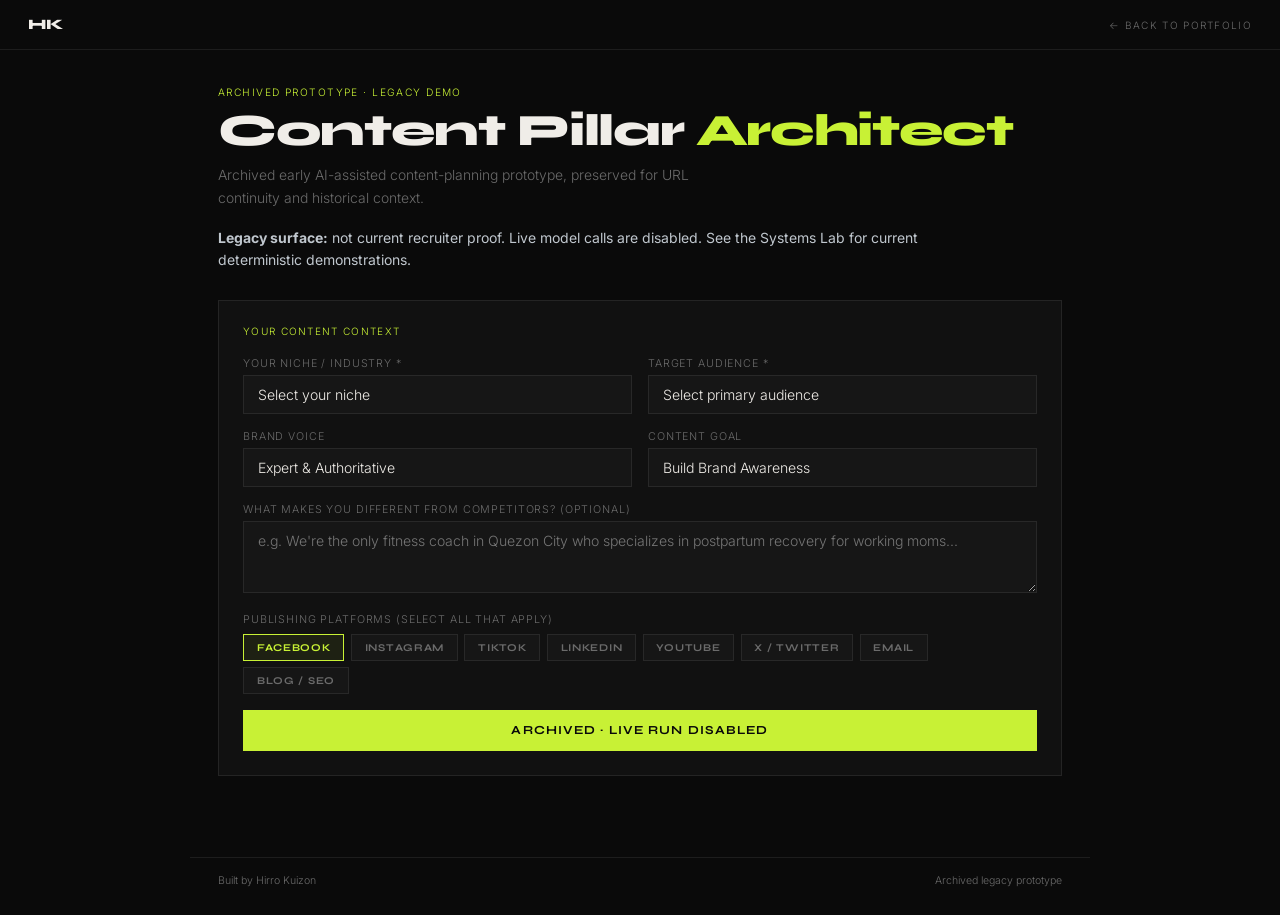
<file: content-pillar-architect.html>
<!DOCTYPE html>
<html lang="en">
<head>
<meta name="robots" content="noindex,nofollow">
<meta charset="UTF-8">
<meta name="viewport" content="width=device-width, initial-scale=1.0">
<title>Content Pillar Architect | Hirro Kuizon</title>
<link rel="preconnect" href="https://fonts.googleapis.com">
<link href="https://fonts.googleapis.com/css2?family=Syne:wght@700;800&family=Inter:wght@300;400;500&display=swap" rel="stylesheet">
<style>
*,*::before,*::after{box-sizing:border-box;margin:0;padding:0}
:root{
  --ac:#c8f135;--bk:#0a0a0a;--c1:#111111;--c2:#161616;
  --bd:rgba(255,255,255,0.08);--md:#6b6b6b;--ow:#f0ede8;
}
body{font-family:'Inter',sans-serif;background:var(--bk);color:var(--ow);min-height:100vh;font-weight:300;-webkit-font-smoothing:antialiased;font-size:16px}
::-webkit-scrollbar{width:3px}::-webkit-scrollbar-thumb{background:#222;border-radius:2px}
@keyframes pulse{0%,100%{opacity:1}50%{opacity:.2}}
@keyframes spin{to{transform:rotate(360deg)}}
@keyframes fadein{from{opacity:0;transform:translateY(8px)}to{opacity:1;transform:translateY(0)}}

/* NAV */
.nav{display:flex;align-items:center;justify-content:space-between;padding:1rem 1.75rem;border-bottom:1px solid var(--bd)}
.nav-logo{font-family:'Syne',sans-serif;font-weight:800;font-size:.9rem;text-decoration:none;color:var(--ow)}
.nav-back{font-size:.63rem;letter-spacing:.13em;text-transform:uppercase;color:var(--md);text-decoration:none;transition:color .2s}
.nav-back:hover{color:var(--ac)}

/* HEADER */
.hd{padding:2.25rem 1.75rem 1.75rem;max-width:900px;margin:0 auto}
.eyebrow{display:flex;align-items:center;gap:7px;font-size:.64rem;letter-spacing:.14em;text-transform:uppercase;color:var(--ac);margin-bottom:.7rem}
.dot{width:6px;height:6px;border-radius:50%;background:var(--ac);animation:pulse 1.5s infinite;display:inline-block}
.title{font-family:'Syne',sans-serif;font-weight:800;font-size:clamp(1.7rem,4vw,2.8rem);line-height:1;letter-spacing:-.03em;margin-bottom:.6rem}
.title span{color:var(--ac)}
.desc{color:var(--md);font-size:.87rem;max-width:520px;line-height:1.7}

/* LAYOUT */
.main{max-width:900px;margin:0 auto;padding:0 1.75rem 4rem}

/* INPUT PANEL */
.input-panel{background:var(--c1);border:1px solid var(--bd);padding:1.5rem;margin-bottom:1.1rem}
.panel-lbl{font-size:.63rem;letter-spacing:.13em;text-transform:uppercase;color:var(--ac);margin-bottom:1.25rem;display:block}

.input-grid{display:grid;grid-template-columns:1fr 1fr;gap:1rem}
@media(max-width:580px){.input-grid{grid-template-columns:1fr}}

.field{margin-bottom:0}
.field-label{display:block;font-size:.67rem;color:var(--md);letter-spacing:.08em;text-transform:uppercase;margin-bottom:.32rem}
.field input,.field select,.field textarea{
  width:100%;background:var(--c2);border:1px solid var(--bd);color:var(--ow);
  font-family:'Inter',sans-serif;font-size:.88rem;font-weight:300;
  padding:.62rem .85rem;outline:none;transition:border-color .15s;appearance:none
}
.field input:focus,.field select:focus,.field textarea:focus{border-color:var(--ac)}
.field textarea{resize:vertical;min-height:72px}
select option{background:#111;color:#f0ede8}
.field-full{grid-column:1/-1}

/* PLATFORM TOGGLES */
.platform-wrap{grid-column:1/-1}
.platform-label{display:block;font-size:.67rem;color:var(--md);letter-spacing:.08em;text-transform:uppercase;margin-bottom:.5rem}
.platform-pills{display:flex;flex-wrap:wrap;gap:.4rem}
.pill{
  background:var(--c2);border:1px solid var(--bd);color:var(--md);
  font-family:'Syne',sans-serif;font-weight:700;font-size:.65rem;
  letter-spacing:.07em;text-transform:uppercase;padding:.38rem .8rem;
  cursor:pointer;transition:border-color .15s,color .15s,background .15s;user-select:none
}
.pill.on{border-color:var(--ac);color:var(--ac);background:rgba(200,241,53,0.07)}

.cta{
  width:100%;background:var(--ac);color:var(--bk);border:none;
  font-family:'Syne',sans-serif;font-weight:700;font-size:.77rem;
  letter-spacing:.09em;text-transform:uppercase;padding:.82rem;
  cursor:pointer;transition:opacity .2s;margin-top:1rem
}
.cta:hover{opacity:.82}

/* SPINNER */
.spin-state{text-align:center;padding:3.5rem 0;display:flex;flex-direction:column;align-items:center;gap:14px}
.spinner{width:36px;height:36px}
.spin-track{fill:none;stroke:rgba(255,255,255,0.07);stroke-width:2.5}
.spin-arc{fill:none;stroke:var(--ac);stroke-width:2.5;stroke-dasharray:22 66;stroke-linecap:round;transform-origin:50% 50%;animation:spin .85s linear infinite}
.spin-txt{font-size:.7rem;color:var(--md);letter-spacing:.09em;text-transform:uppercase}

/* RESULTS */
.results{animation:fadein .35s ease}

.results-header{margin-bottom:1.5rem}
.results-meta{font-size:.63rem;letter-spacing:.12em;text-transform:uppercase;color:var(--ac);margin-bottom:.4rem}
.results-title{font-family:'Syne',sans-serif;font-weight:800;font-size:1.4rem;margin-bottom:.35rem}
.results-sub{font-size:.83rem;color:var(--md);line-height:1.6}

/* STRATEGY SUMMARY */
.strategy-bar{display:grid;grid-template-columns:repeat(3,1fr);gap:.6rem;margin-bottom:1.5rem}
@media(max-width:480px){.strategy-bar{grid-template-columns:1fr}}
.stat-chip{background:var(--c1);border:1px solid var(--bd);padding:1rem}
.sc-label{font-size:.6rem;letter-spacing:.09em;text-transform:uppercase;color:var(--md);margin-bottom:.35rem}
.sc-value{font-family:'Syne',sans-serif;font-weight:800;font-size:1.1rem;color:var(--ac)}

/* PILLARS */
.pillars-label{font-size:.63rem;letter-spacing:.12em;text-transform:uppercase;color:var(--ac);margin-bottom:.75rem}
.pillar-grid{display:grid;gap:.75rem;margin-bottom:1.5rem}

.pillar-card{background:var(--c1);border:1px solid var(--bd);padding:1.35rem;position:relative;overflow:hidden}
.pillar-card::before{content:'';position:absolute;top:0;left:0;width:3px;height:100%}
.pillar-num{font-size:.6rem;letter-spacing:.12em;text-transform:uppercase;color:var(--md);margin-bottom:.3rem}
.pillar-name{font-family:'Syne',sans-serif;font-weight:800;font-size:1rem;margin-bottom:.4rem}
.pillar-purpose{font-size:.8rem;color:var(--md);line-height:1.55;margin-bottom:.85rem}

.post-types{display:grid;grid-template-columns:repeat(auto-fill,minmax(140px,1fr));gap:.45rem;margin-bottom:.85rem}
.post-type{background:var(--c2);border:1px solid var(--bd);padding:.5rem .7rem}
.pt-format{font-size:.6rem;letter-spacing:.08em;text-transform:uppercase;color:var(--md);margin-bottom:.15rem}
.pt-example{font-size:.75rem;color:var(--ow);line-height:1.4}

.hooks-label{font-size:.6rem;letter-spacing:.09em;text-transform:uppercase;color:var(--md);margin-bottom:.4rem}
.hook-list{display:flex;flex-direction:column;gap:.3rem}
.hook-item{font-size:.78rem;color:var(--ow);line-height:1.5;padding-left:.85rem;position:relative}
.hook-item::before{content:'→';position:absolute;left:0;color:var(--ac);font-size:.72rem}

/* CADENCE */
.cadence-block{background:var(--c1);border:1px solid var(--bd);padding:1.35rem;margin-bottom:1.5rem}
.cadence-label{font-size:.63rem;letter-spacing:.12em;text-transform:uppercase;color:var(--ac);margin-bottom:1rem}
.cadence-grid{display:grid;gap:.5rem}
.cadence-row{display:grid;grid-template-columns:100px 1fr;gap:.75rem;align-items:start;padding:.5rem 0;border-bottom:1px solid var(--bd)}
.cadence-row:last-child{border-bottom:none;padding-bottom:0}
.cadence-platform{font-size:.65rem;letter-spacing:.08em;text-transform:uppercase;color:var(--ac);font-family:'Syne',sans-serif;font-weight:700;padding-top:.1rem}
.cadence-detail{font-size:.78rem;color:var(--ow);line-height:1.55}
.cadence-freq{display:inline-block;font-size:.6rem;background:rgba(200,241,53,0.1);border:1px solid rgba(200,241,53,0.25);color:var(--ac);padding:.15rem .5rem;margin-bottom:.25rem;font-family:'Syne',sans-serif;font-weight:700;letter-spacing:.05em}

/* 90-DAY ROADMAP */
.roadmap-block{background:var(--c1);border:1px solid var(--bd);padding:1.35rem;margin-bottom:1.5rem}
.roadmap-label{font-size:.63rem;letter-spacing:.12em;text-transform:uppercase;color:var(--ac);margin-bottom:1rem}
.phase-grid{display:grid;grid-template-columns:repeat(3,1fr);gap:.6rem}
@media(max-width:520px){.phase-grid{grid-template-columns:1fr}}
.phase-card{background:var(--c2);border:1px solid var(--bd);padding:1rem}
.phase-tag{font-size:.58rem;letter-spacing:.1em;text-transform:uppercase;color:var(--md);margin-bottom:.3rem}
.phase-name{font-family:'Syne',sans-serif;font-weight:700;font-size:.82rem;color:var(--ac);margin-bottom:.5rem}
.phase-items{display:flex;flex-direction:column;gap:.3rem}
.phase-item{font-size:.74rem;color:var(--ow);line-height:1.4;padding-left:.75rem;position:relative}
.phase-item::before{content:'·';position:absolute;left:0;color:var(--ac)}

/* RESET ROW */
.reset-row{display:flex;justify-content:space-between;align-items:center}
.rst-btn{background:transparent;border:1px solid var(--bd);color:var(--md);font-family:'Syne',sans-serif;font-weight:700;font-size:.67rem;letter-spacing:.08em;text-transform:uppercase;padding:.55rem 1rem;cursor:pointer;transition:border-color .2s,color .2s}
.rst-btn:hover{border-color:var(--ow);color:var(--ow)}
.rst-note{font-size:.68rem;color:var(--md);font-style:italic}

/* FOOTER */
.footer{max-width:900px;margin:0 auto;padding:1rem 1.75rem 1.75rem;border-top:1px solid var(--bd);display:flex;justify-content:space-between;align-items:center}
.footer span{font-size:.66rem;color:var(--md)}

.hidden{display:none}
@media(max-width:480px){
  .hd{padding:1.75rem 1rem 1.25rem}
  .main{padding:0 1rem 3rem}
  .input-panel{padding:1.25rem}
  .platform-pills{gap:.35rem}
  .pill{font-size:.6rem;padding:.3rem .65rem}
  .results-title{font-size:1.2rem}
  .stat-chip{padding:.75rem}
  .sc-value{font-size:.95rem}
  .strategy-bar{grid-template-columns:1fr}
  .pillar-card{padding:1rem}
  .pillar-name{font-size:.9rem}
  .cadence-row{grid-template-columns:80px 1fr;gap:.5rem}
  .phase-card{padding:.85rem}
  .footer{padding:1rem 1rem 1.5rem;flex-direction:column;gap:.4rem;align-items:flex-start}
}
.demo-note{font:0.875rem/1.6 Inter,Arial,sans-serif;color:#c0c7ce;margin-top:1rem;max-width:46rem} a:focus-visible,button:focus-visible,input:focus-visible,select:focus-visible,textarea:focus-visible{outline:2px solid #c8f135;outline-offset:3px}
</style>
</head>
<body>

<div class="nav">
  <a href="index.html" class="nav-logo">HK</a>
  <a href="index.html" class="nav-back">&#8592; Back to Portfolio</a>
</div>

<div class="hd">
  <div class="eyebrow">ARCHIVED PROTOTYPE &middot; LEGACY DEMO</div>
  <h1 class="title">Content Pillar <span>Architect</span></h1>
  <p class="desc">Archived early AI-assisted content-planning prototype, preserved for URL continuity and historical context.</p><p class="demo-note"><strong>Legacy surface:</strong> not current recruiter proof. Live model calls are disabled. See the Systems Lab for current deterministic demonstrations.</p>
</div>

<div class="main">

  <div class="input-panel">
    <span class="panel-lbl">Your Content Context</span>
    <div class="input-grid">

      <div class="field">
        <label class="field-label">Your Niche / Industry *</label>
        <select id="niche">
          <option value="">Select your niche</option>
          <option value="marketing">Digital Marketing / Growth</option>
          <option value="fitness">Fitness &amp; Personal Training</option>
          <option value="food">Food &amp; Restaurant</option>
          <option value="realestate">Real Estate</option>
          <option value="ecommerce">E-commerce / Retail</option>
          <option value="finance">Finance &amp; Accounting</option>
          <option value="legal">Legal Services</option>
          <option value="health">Health &amp; Wellness</option>
          <option value="education">Education &amp; Coaching</option>
          <option value="construction">Construction &amp; Trades</option>
          <option value="tech">Technology / SaaS</option>
          <option value="beauty">Beauty &amp; Personal Care</option>
          <option value="travel">Travel &amp; Hospitality</option>
          <option value="logistics">Logistics &amp; Supply Chain</option>
        </select>
      </div>

      <div class="field">
        <label class="field-label">Target Audience *</label>
        <select id="audience">
          <option value="">Select primary audience</option>
          <option value="smb">Small Business Owners</option>
          <option value="consumer">General Consumers (B2C)</option>
          <option value="professionals">Working Professionals</option>
          <option value="enterprise">Enterprise / Corporate</option>
          <option value="parents">Parents &amp; Families</option>
          <option value="students">Students &amp; Learners</option>
          <option value="entrepreneurs">Entrepreneurs &amp; Founders</option>
          <option value="localcommunity">Local Community</option>
        </select>
      </div>

      <div class="field">
        <label class="field-label">Brand Voice</label>
        <select id="voice">
          <option value="expert">Expert &amp; Authoritative</option>
          <option value="friendly">Friendly &amp; Approachable</option>
          <option value="bold">Bold &amp; Provocative</option>
          <option value="educational">Educational &amp; Informative</option>
          <option value="inspirational">Inspirational &amp; Motivational</option>
          <option value="conversational">Conversational &amp; Relatable</option>
        </select>
      </div>

      <div class="field">
        <label class="field-label">Content Goal</label>
        <select id="goal">
          <option value="awareness">Build Brand Awareness</option>
          <option value="leads">Generate Leads</option>
          <option value="trust">Build Trust &amp; Authority</option>
          <option value="sales">Drive Direct Sales</option>
          <option value="community">Grow a Community</option>
          <option value="retention">Retain Existing Customers</option>
        </select>
      </div>

      <div class="field field-full">
        <label class="field-label">What makes you different from competitors? (optional)</label>
        <textarea id="differentiator" placeholder="e.g. We're the only fitness coach in Quezon City who specializes in postpartum recovery for working moms..."></textarea>
      </div>

      <div class="platform-wrap">
        <span class="platform-label">Publishing Platforms (select all that apply)</span>
        <div class="platform-pills" id="platform-pills">
          <span class="pill on" data-p="facebook">Facebook</span>
          <span class="pill" data-p="instagram">Instagram</span>
          <span class="pill" data-p="tiktok">TikTok</span>
          <span class="pill" data-p="linkedin">LinkedIn</span>
          <span class="pill" data-p="youtube">YouTube</span>
          <span class="pill" data-p="twitter">X / Twitter</span>
          <span class="pill" data-p="email">Email</span>
          <span class="pill" data-p="blog">Blog / SEO</span>
        </div>
      </div>

    </div>
    <button class="cta" disabled aria-disabled="true">Archived · live run disabled</button>
  </div>

  <!-- SPINNER -->
  <div class="spin-state hidden" id="st-spin">
    <svg class="spinner" viewBox="0 0 36 36">
      <circle class="spin-track" cx="18" cy="18" r="14"/>
      <circle class="spin-arc" cx="18" cy="18" r="14"/>
    </svg>
    <span class="spin-txt">Architecting your content strategy...</span>
  </div>

  <!-- RESULTS -->
  <div class="hidden" id="st-results">
    <div class="results">

      <div class="results-header">
        <div style="display:flex;align-items:center;justify-content:space-between;margin-bottom:.75rem">
          <div class="results-meta">90-Day Content Strategy</div>
          <span id="model-badge" style="font-size:0.62rem;letter-spacing:0.1em;text-transform:uppercase;color:#6b6b6b;background:#161616;border:1px solid rgba(255,255,255,0.08);padding:0.25rem 0.6rem;">Llama 3.3 · Groq</span>
        </div>
        <div class="results-title" id="r-title">Your Content Architecture</div>
        <div class="results-sub" id="r-sub"></div>
      </div>

      <div class="strategy-bar">
        <div class="stat-chip"><div class="sc-label">Content Pillars</div><div class="sc-value">4</div></div>
        <div class="stat-chip"><div class="sc-label">Posts / Month</div><div class="sc-value" id="r-postcount">—</div></div>
        <div class="stat-chip"><div class="sc-label">Platforms</div><div class="sc-value" id="r-platforms">—</div></div>
      </div>

      <div class="pillars-label">Your 4 Content Pillars</div>
      <div class="pillar-grid" id="pillar-grid"></div>

      <div class="cadence-block">
        <div class="cadence-label">Platform Publishing Cadence</div>
        <div class="cadence-grid" id="cadence-grid"></div>
      </div>

      <div class="roadmap-block">
        <div class="roadmap-label">90-Day Launch Roadmap</div>
        <div class="phase-grid" id="phase-grid"></div>
      </div>

      <div class="reset-row">
        <button class="rst-btn" onclick="resetTool()">&#8592; Build Another Strategy</button>
        <span class="rst-note">Archived prototype · Built by Hirro Kuizon</span>
      </div>
    </div>
  </div>

</div>

<div class="footer">
  <span>Built by Hirro Kuizon</span>
  <span>Archived legacy prototype</span>
</div>

<script>
// SECURITY: no API key lives client-side. Requests route through a Cloudflare
// Worker proxy that injects the Groq key server-side. See groq-proxy-worker.js.
const GROQ_URL = null; // archived prototype: external model calls intentionally disabled
const MODEL    = 'llama-3.3-70b-versatile';

// ─── PLATFORM PILLS ────────────────────────────────────────────────
document.querySelectorAll('.pill').forEach(function(p) {
  p.addEventListener('click', function() { p.classList.toggle('on'); });
});

function getSelectedPlatforms() {
  return Array.from(document.querySelectorAll('.pill.on')).map(function(p){ return p.getAttribute('data-p'); });
}

// ─── GENERATE ──────────────────────────────────────────────────────
async function generate() {
  alert('This archived prototype no longer makes live model calls. Open Systems Lab for current demonstrations.');
  return;
  var niche       = document.getElementById('niche').value;
  var audience    = document.getElementById('audience').value;
  var voice       = document.getElementById('voice').value;
  var goal        = document.getElementById('goal').value;
  var diff        = document.getElementById('differentiator').value.trim();
  var platforms   = getSelectedPlatforms();

  var nicheLabel = document.getElementById('niche').options[document.getElementById('niche').selectedIndex].text;
  var audLabel   = document.getElementById('audience').options[document.getElementById('audience').selectedIndex].text;
  var voiceLabel = document.getElementById('voice').options[document.getElementById('voice').selectedIndex].text;
  var goalLabel  = document.getElementById('goal').options[document.getElementById('goal').selectedIndex].text;

  if (!niche || !audience) { alert('Please select your niche and target audience.'); return; }
  if (platforms.length === 0) { alert('Please select at least one publishing platform.'); return; }

  document.getElementById('input-panel-wrap').classList.add('hidden');
  document.getElementById('st-spin').classList.remove('hidden');

  var systemPrompt = 'You are an expert content strategist. You create structured 90-day content strategies for businesses. Always respond with valid JSON only; no markdown, no preamble, no explanation.';

  var userPrompt = 'Create a 90-day content strategy for this business:\n\n' +
    'Niche: ' + nicheLabel + '\n' +
    'Target Audience: ' + audLabel + '\n' +
    'Brand Voice: ' + voiceLabel + '\n' +
    'Primary Goal: ' + goalLabel + '\n' +
    (diff ? 'Differentiator: ' + diff + '\n' : '') +
    'Platforms: ' + platforms.join(', ') + '\n\n' +
    'Return this exact JSON structure:\n' +
    '{\n' +
    '  "title": "<Niche>: 90-Day Content Strategy",\n' +
    '  "summary": "<2 sentences: strategic direction and goal emphasis>",\n' +
    '  "posts_per_month": <integer>,\n' +
    '  "pillars": [\n' +
    '    {\n' +
    '      "name": "<Pillar name>",\n' +
    '      "purpose": "<2 sentences: why this pillar, what it achieves>",\n' +
    '      "types": [\n' +
    '        {"format": "<format>", "example": "<specific post idea>"},\n' +
    '        {"format": "<format>", "example": "<specific post idea>"},\n' +
    '        {"format": "<format>", "example": "<specific post idea>"}\n' +
    '      ],\n' +
    '      "hooks": ["<hook 1>", "<hook 2>", "<hook 3>"]\n' +
    '    }\n' +
    '  ],\n' +
    '  "cadence": {\n' +
    '    "<platform>": {"freq": "<e.g. 3-4x per week>", "detail": "<posting strategy for this platform>"}' +
    '  },\n' +
    '  "roadmap": [\n' +
    '    {"tag": "Days 1-30", "name": "Foundation", "items": ["<action>", "<action>", "<action>"]},\n' +
    '    {"tag": "Days 31-60", "name": "Momentum", "items": ["<action>", "<action>", "<action>"]},\n' +
    '    {"tag": "Days 61-90", "name": "Compounding", "items": ["<action>", "<action>", "<action>"]}\n' +
    '  ]\n' +
    '}\n\n' +
    'Rules: exactly 4 pillars, cadence object must have one key per platform listed, all content must be specific to the niche and audience provided.';

  const controller = new AbortController();
  const requestTimer = setTimeout(() => controller.abort(), 30000);
  try {
    var res = await fetch(GROQ_URL, {
      method: 'POST',
      signal: controller.signal,
      headers: {
        'Content-Type': 'application/json'
      },
      body: JSON.stringify({
        model: MODEL,
        temperature: 0.6,
        max_tokens: 3000,
        messages: [
          { role: 'system', content: systemPrompt },
          { role: 'user',   content: userPrompt }
        ]
      })
    });

    var data = await res.json();
    if (!res.ok) throw new Error(data.error?.message || 'Groq API error');

    var raw   = data.choices[0].message.content.trim();
    var clean = raw.replace(/```json|```/g, '').trim();
    var r     = JSON.parse(clean);

    document.getElementById('st-spin').classList.add('hidden');
    buildResults(r, platforms, nicheLabel, audLabel, goalLabel);
    document.getElementById('st-results').classList.remove('hidden');

  } catch(e) {
    document.getElementById('st-spin').classList.add('hidden');
    document.getElementById('input-panel-wrap').classList.remove('hidden');
    console.error('Groq error:', e);
    alert('The AI service is unavailable or returned an invalid response. Your inputs are retained; please try again later.');
  } finally {
    clearTimeout(requestTimer);
  }
}

// ─── RENDER RESULTS ────────────────────────────────────────────────
function escapeHTML(value) {
  return String(value == null ? '' : value).replace(/[&<>"']/g, function(ch) {
    return {'&':'&amp;', '<':'&lt;', '>':'&gt;', '"':'&quot;', "'":'&#39;'}[ch];
  });
}
function list(value) { return Array.isArray(value) ? value : []; }

function buildResults(r, platforms, nicheLabel, audLabel, goalLabel) {
  var COLORS = ['#c8f135','#f5c842','#c8f135','#f5c842'];

  document.getElementById('r-title').textContent  = r.title || (nicheLabel + ': 90-Day Content Strategy');
  document.getElementById('r-sub').textContent    = r.summary || ('Designed for ' + audLabel);
  document.getElementById('r-postcount').textContent = '~' + (r.posts_per_month || platforms.length * 12);
  document.getElementById('r-platforms').textContent = platforms.length;

  // PILLARS
  var grid = document.getElementById('pillar-grid');
  grid.innerHTML = '';
  list(r.pillars).forEach(function(p, i) {
    var color = COLORS[i % COLORS.length];
    var card = document.createElement('div');
    card.className = 'pillar-card';
    card.innerHTML =
      '<style>.pillar-card:nth-child('+(i+1)+')::before{background:'+color+'}</style>' +
      '<div class="pillar-num">Pillar 0'+(i+1)+'</div>' +
      '<div class="pillar-name" style="color:'+color+'">'+escapeHTML(p.name)+'</div>' +
      '<div class="pillar-purpose">'+escapeHTML(p.purpose)+'</div>' +
      '<div class="post-types">' +
        list(p.types).map(function(t){
          return '<div class="post-type"><div class="pt-format">'+escapeHTML(t.format)+'</div><div class="pt-example">'+escapeHTML(t.example)+'</div></div>';
        }).join('') +
      '</div>' +
      '<div class="hooks-label">Sample Hooks</div>' +
      '<div class="hook-list">' +
        list(p.hooks).map(function(h){ return '<div class="hook-item">'+escapeHTML(h)+'</div>'; }).join('') +
      '</div>';
    grid.appendChild(card);
  });

  // CADENCE
  var cadGrid = document.getElementById('cadence-grid');
  cadGrid.innerHTML = '';
  platforms.forEach(function(p) {
    var cfg = r.cadence && r.cadence[p];
    if (!cfg) return;
    var row = document.createElement('div');
    row.className = 'cadence-row';
    row.innerHTML =
      '<div class="cadence-platform">'+escapeHTML(p.charAt(0).toUpperCase()+p.slice(1))+'</div>' +
      '<div class="cadence-detail"><span class="cadence-freq">'+escapeHTML(cfg.freq)+'</span><br>'+escapeHTML(cfg.detail)+'</div>';
    cadGrid.appendChild(row);
  });

  // ROADMAP
  var phaseGrid = document.getElementById('phase-grid');
  phaseGrid.innerHTML = '';
  list(r.roadmap).forEach(function(ph) {
    var card = document.createElement('div');
    card.className = 'phase-card';
    card.innerHTML =
      '<div class="phase-tag">'+escapeHTML(ph.tag)+'</div>' +
      '<div class="phase-name">'+escapeHTML(ph.name)+'</div>' +
      '<div class="phase-items">' +
        list(ph.items).map(function(item){ return '<div class="phase-item">'+escapeHTML(item)+'</div>'; }).join('') +
      '</div>';
    phaseGrid.appendChild(card);
  });
}

function resetTool() {
  document.getElementById('st-results').classList.add('hidden');
  document.getElementById('input-panel-wrap').classList.remove('hidden');
}
</script>

<!-- wrap input panel for show/hide -->
<script>
document.addEventListener('DOMContentLoaded', function() {
  var panel = document.querySelector('.input-panel');
  var wrap = document.createElement('div');
  wrap.id = 'input-panel-wrap';
  panel.parentNode.insertBefore(wrap, panel);
  wrap.appendChild(panel);
});
</script>

</body>
</html>
</file>
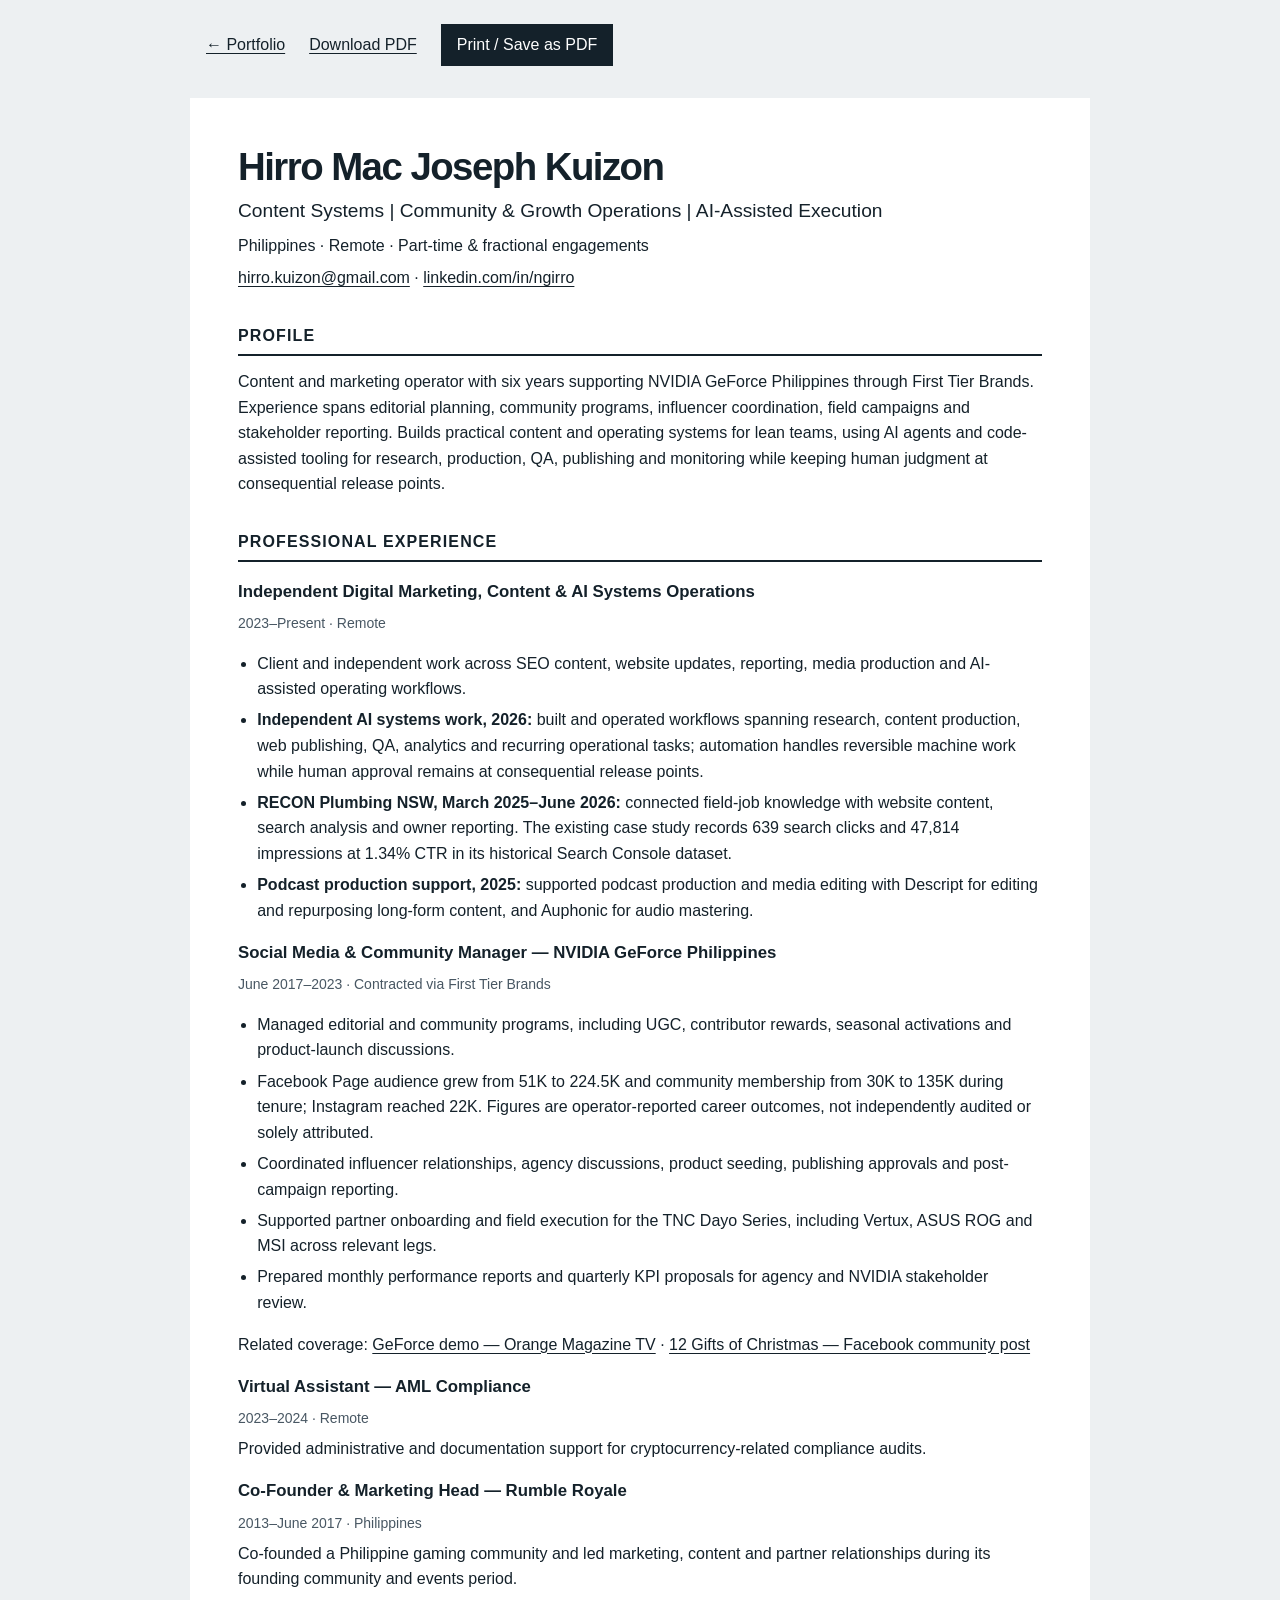
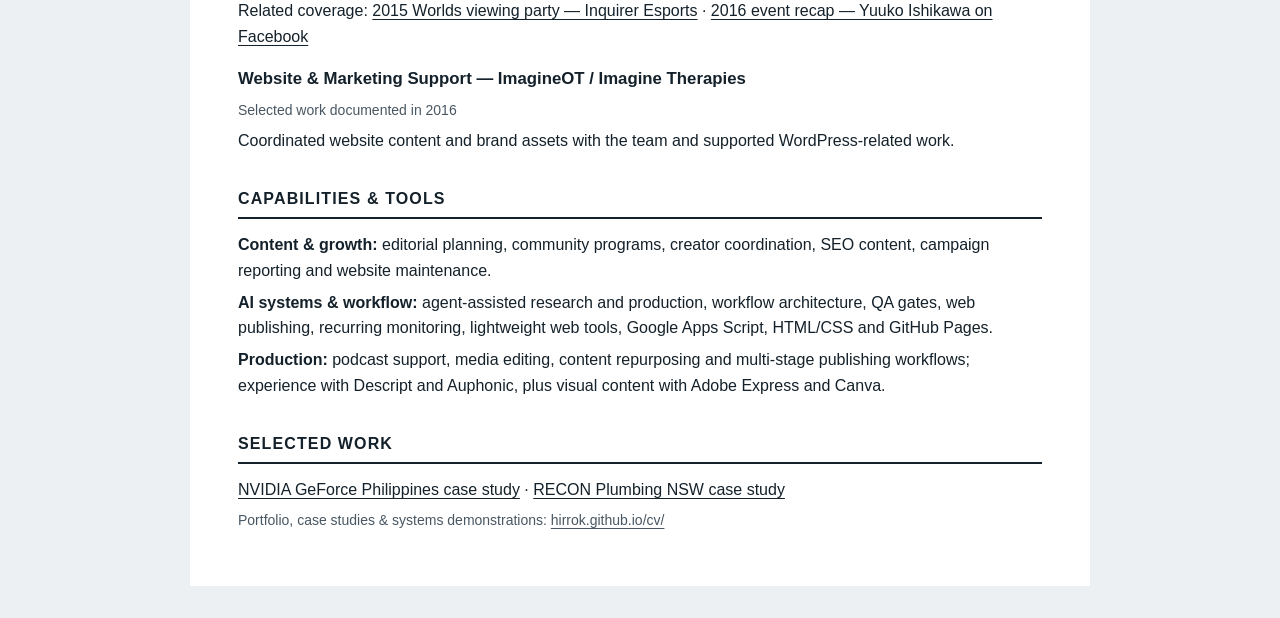
<file: cv.html>
<!doctype html><html lang="en"><head><meta charset="utf-8"><meta name="viewport" content="width=device-width,initial-scale=1"><title>Hirro Kuizon — Curriculum Vitae</title><meta name="description" content="Content systems, community and growth operations, with AI-assisted execution. Professional experience and selected work by Hirro Mac Joseph Kuizon."><link rel="icon" href="data:image/svg+xml,%3Csvg xmlns='http://www.w3.org/2000/svg' viewBox='0 0 32 32'%3E%3Crect width='32' height='32' fill='%23c8f135'/%3E%3Ctext x='4' y='23' font-size='20' font-family='Arial'%3EHK%3C/text%3E%3C/svg%3E"><style>*{box-sizing:border-box}body{font:1rem/1.6 Arial,sans-serif;color:#14212a;background:#edf0f2;margin:0}main{max-width:900px;margin:2rem auto;background:white;padding:3rem}a{color:inherit;text-underline-offset:.2em}h1{font-size:2.4rem;line-height:1.1;margin:0 0 .5rem;letter-spacing:-.04em}h2{font-size:1rem;text-transform:uppercase;letter-spacing:.07em;border-bottom:2px solid #14212a;padding-bottom:.35rem;margin-top:2rem}h3{font-size:1.05rem;margin-bottom:.2rem}p{margin:.4rem 0}.meta{color:#485763;font-size:.875rem}.lead{font-size:1.2rem}ul{padding-left:1.2rem}li{margin:.35rem 0}.toolbar{max-width:900px;margin:1.5rem auto;display:flex;gap:1.5rem;align-items:center;padding-inline:1rem}button{font:inherit;padding:.5rem 1rem;border:0;background:#14212a;color:white;cursor:pointer}a:focus-visible,button:focus-visible{outline:3px solid #609000;outline-offset:4px}article{break-inside:avoid}@media(max-width:650px){main{padding:1.5rem;margin:0}h1{font-size:2rem}.toolbar{flex-wrap:wrap}}@media print{@page{size:A4;margin:16mm}body{font-size:10pt;line-height:1.4;background:white}main{padding:0;margin:0;max-width:none}.toolbar{display:none}h1{font-size:25pt}h2{margin-top:15pt}h3{font-size:11pt}a{text-decoration:none}.meta{font-size:9pt}.lead{font-size:12pt}li{margin:.2rem 0}article{break-inside:avoid}}</style></head><body><div class="toolbar"><a href="index.html">← Portfolio</a><a href="Hirro-Kuizon-Content-SEO-AI-Ops-CV-2026.pdf" download>Download PDF</a><button type="button" id="print">Print / Save as PDF</button></div><main><header><h1>Hirro Mac Joseph Kuizon</h1><p class="lead">Content Systems | Community & Growth Operations | AI-Assisted Execution</p><p>Philippines · Remote · Part-time & fractional engagements</p><p><a href="mailto:hirro.kuizon@gmail.com">hirro.kuizon@gmail.com</a> · <a href="https://www.linkedin.com/in/ngirro/">linkedin.com/in/ngirro</a></p></header><section><h2>Profile</h2><p>Content and marketing operator with six years supporting NVIDIA GeForce Philippines through First Tier Brands. Experience spans editorial planning, community programs, influencer coordination, field campaigns and stakeholder reporting. Builds practical content and operating systems for lean teams, using AI agents and code-assisted tooling for research, production, QA, publishing and monitoring while keeping human judgment at consequential release points.</p></section><section><h2>Professional experience</h2><article><h3>Independent Digital Marketing, Content & AI Systems Operations</h3><p class="meta">2023–Present · Remote</p><ul><li>Client and independent work across SEO content, website updates, reporting, media production and AI-assisted operating workflows.</li><li><strong>Independent AI systems work, 2026:</strong> built and operated workflows spanning research, content production, web publishing, QA, analytics and recurring operational tasks; automation handles reversible machine work while human approval remains at consequential release points.</li><li><strong>RECON Plumbing NSW, March 2025–June 2026:</strong> connected field-job knowledge with website content, search analysis and owner reporting. The existing case study records 639 search clicks and 47,814 impressions at 1.34% CTR in its historical Search Console dataset.</li><li><strong>Podcast production support, 2025:</strong> supported podcast production and media editing with Descript for editing and repurposing long-form content, and Auphonic for audio mastering.</li></ul></article><article><h3>Social Media & Community Manager — NVIDIA GeForce Philippines</h3><p class="meta">June 2017–2023 · Contracted via First Tier Brands</p><ul><li>Managed editorial and community programs, including UGC, contributor rewards, seasonal activations and product-launch discussions.</li><li>Facebook Page audience grew from 51K to 224.5K and community membership from 30K to 135K during tenure; Instagram reached 22K. Figures are operator-reported career outcomes, not independently audited or solely attributed.</li><li>Coordinated influencer relationships, agency discussions, product seeding, publishing approvals and post-campaign reporting.</li><li>Supported partner onboarding and field execution for the TNC Dayo Series, including Vertux, ASUS ROG and MSI across relevant legs.</li><li>Prepared monthly performance reports and quarterly KPI proposals for agency and NVIDIA stakeholder review.</li></ul><p class="context-links">Related coverage: <a href="https://www.youtube.com/watch?v=lvDoEevZUSg">GeForce demo — Orange Magazine TV</a> · <a href="https://www.facebook.com/groups/GeForceCommunityPH/posts/5255547787881732/">12 Gifts of Christmas — Facebook community post</a></p></article><article><h3>Virtual Assistant — AML Compliance</h3><p class="meta">2023–2024 · Remote</p><p>Provided administrative and documentation support for cryptocurrency-related compliance audits.</p></article><article><h3>Co-Founder & Marketing Head — Rumble Royale</h3><p class="meta">2013–June 2017 · Philippines</p><p>Co-founded a Philippine gaming community and led marketing, content and partner relationships during its founding community and events period.</p><p class="context-links">Related coverage: <a href="https://esports.inquirer.net/11989/watch-the-world-championship-finals-of-league-of-legends-at-sm-north-edsa-on-halloween">2015 Worlds viewing party — Inquirer Esports</a> · <a href="https://www.facebook.com/PotatoTornadoYuuko/posts/saving-the-best-event-post-for-last-huwaaaw-xdokay-so-lemme-get-this-straighti-t/682101621942128/">2016 event recap — Yuuko Ishikawa on Facebook</a></p></article><article><h3>Website & Marketing Support — ImagineOT / Imagine Therapies</h3><p class="meta">Selected work documented in 2016</p><p>Coordinated website content and brand assets with the team and supported WordPress-related work.</p></article></section><section><h2>Capabilities & tools</h2><p><strong>Content & growth:</strong> editorial planning, community programs, creator coordination, SEO content, campaign reporting and website maintenance.</p><p><strong>AI systems & workflow:</strong> agent-assisted research and production, workflow architecture, QA gates, web publishing, recurring monitoring, lightweight web tools, Google Apps Script, HTML/CSS and GitHub Pages.</p><p><strong>Production:</strong> podcast support, media editing, content repurposing and multi-stage publishing workflows; experience with Descript and Auphonic, plus visual content with Adobe Express and Canva.</p></section><section><h2>Selected work</h2><p><a href="case-studies/nvidia-geforce-ph.html">NVIDIA GeForce Philippines case study</a> · <a href="case-studies/recon-plumbing.html">RECON Plumbing NSW case study</a></p><p class="meta">Portfolio, case studies & systems demonstrations: <a href="https://hirrok.github.io/cv/">hirrok.github.io/cv/</a></p></section></main><script>document.getElementById('print').addEventListener('click',()=>window.print());</script></body></html>
</file>
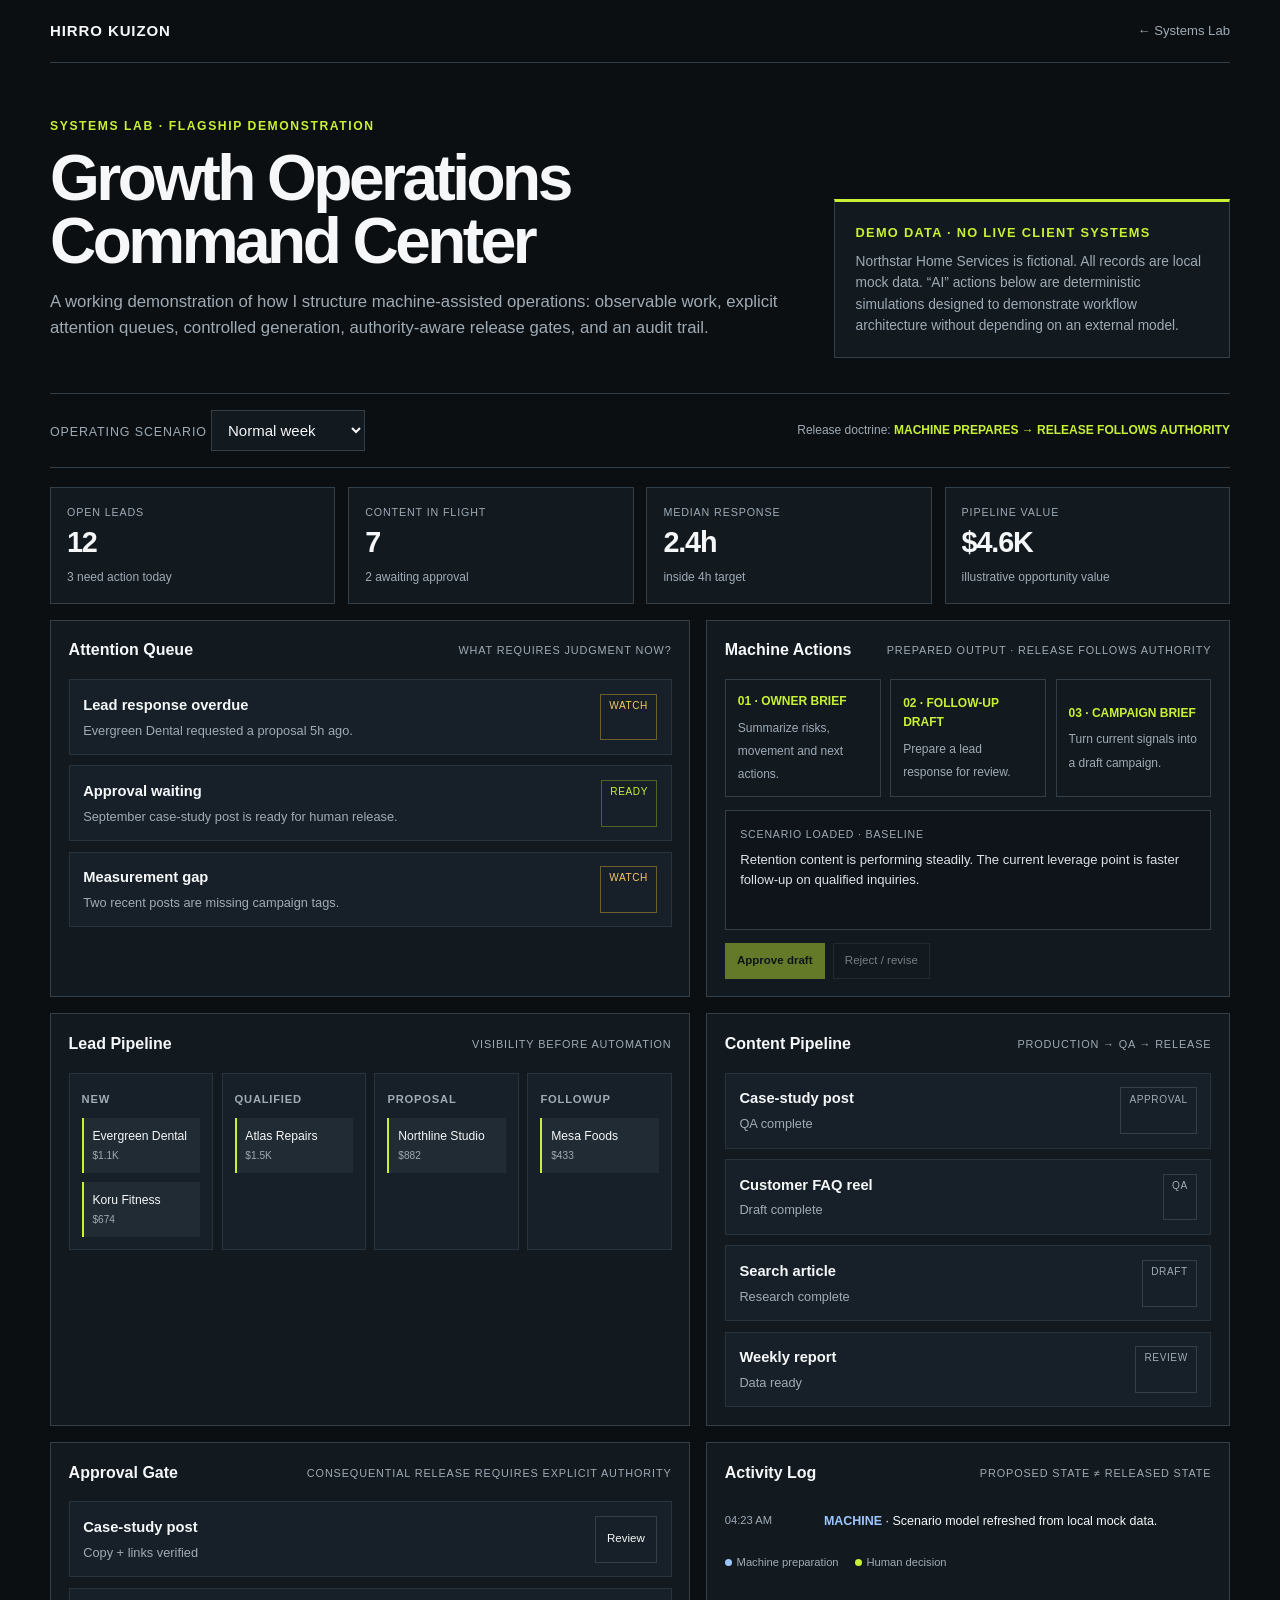
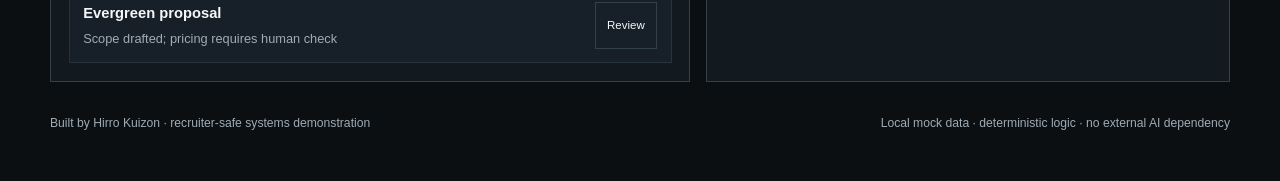
<file: growth-operations-command-center.html>
<!doctype html>
<html lang="en">
<head>
<meta charset="utf-8"><meta name="viewport" content="width=device-width,initial-scale=1">
<title>Growth Operations Command Center | Hirro Kuizon</title>
<meta name="description" content="Interactive recruiter-safe demonstration of a human-gated AI-assisted growth operations workflow.">
<style>
:root{color-scheme:dark;--bg:#0b0f12;--panel:#12191f;--panel2:#172028;--ink:#f5f7f8;--muted:#9fabb5;--line:#33404a;--accent:#c8f135;--warn:#f4c95d;--bad:#ff7272}
*{box-sizing:border-box}html{scroll-behavior:smooth}body{margin:0;background:var(--bg);color:var(--ink);font:15px/1.55 Arial,Helvetica,sans-serif}button,select{font:inherit}button{cursor:pointer}a{color:inherit;text-underline-offset:.25em}a:focus-visible,button:focus-visible,select:focus-visible{outline:3px solid var(--accent);outline-offset:3px}
.wrap{width:min(1180px,calc(100% - 3rem));margin:auto}.nav{display:flex;justify-content:space-between;align-items:center;padding:1.2rem 0;border-bottom:1px solid var(--line)}.brand{font-weight:800;text-decoration:none;letter-spacing:.06em}.back{color:var(--muted);font-size:.82rem;text-decoration:none}
.hero{padding:3.4rem 0 2.2rem;display:grid;grid-template-columns:1.3fr .7fr;gap:3rem;align-items:end}.eyebrow{color:var(--accent);font-size:.76rem;font-weight:700;letter-spacing:.13em;text-transform:uppercase}.hero h1{font-size:clamp(2.4rem,5vw,4.8rem);line-height:.98;letter-spacing:-.055em;margin:.7rem 0 1rem}.hero p{color:var(--muted);max-width:46rem;font-size:1.05rem}.demo-card{border:1px solid var(--line);border-top:3px solid var(--accent);background:var(--panel);padding:1.3rem}.demo-card strong{display:block;font-size:.8rem;letter-spacing:.1em;color:var(--accent);margin-bottom:.5rem}.demo-card p{font-size:.86rem;margin:0}
.controlbar{display:flex;align-items:center;justify-content:space-between;gap:1rem;padding:1rem 0;border-block:1px solid var(--line);margin-bottom:1.2rem}.controlbar label{font-size:.78rem;color:var(--muted);letter-spacing:.07em;text-transform:uppercase}.controlbar select{background:var(--panel);color:var(--ink);border:1px solid var(--line);padding:.6rem .75rem}.mode{font-size:.75rem;color:var(--muted)}.mode b{color:var(--accent)}
.stats{display:grid;grid-template-columns:repeat(4,1fr);gap:.8rem;margin-bottom:1rem}.stat{background:var(--panel);border:1px solid var(--line);padding:1rem}.stat small{display:block;color:var(--muted);text-transform:uppercase;letter-spacing:.08em;font-size:.67rem}.stat strong{font-size:1.8rem;letter-spacing:-.04em}.stat span{display:block;color:var(--muted);font-size:.75rem;margin-top:.2rem}
.grid{display:grid;grid-template-columns:1.1fr .9fr;gap:1rem}.panel{background:var(--panel);border:1px solid var(--line);padding:1.1rem}.panel h2{font-size:1rem;margin:0}.panel-head{display:flex;justify-content:space-between;gap:1rem;align-items:center;margin-bottom:1rem}.panel-head span{font-size:.68rem;color:var(--muted);letter-spacing:.08em;text-transform:uppercase}
.queue,.rows{display:grid;gap:.65rem}.item{background:var(--panel2);border:1px solid #28343d;padding:.85rem}.item-top{display:flex;justify-content:space-between;gap:1rem}.item h3{font-size:.92rem;margin:0 0 .25rem}.item p{margin:0;color:var(--muted);font-size:.8rem}.tag{white-space:nowrap;border:1px solid var(--line);padding:.2rem .5rem;font-size:.63rem;letter-spacing:.06em;text-transform:uppercase;color:var(--muted)}.tag.warn{color:var(--warn);border-color:#6d5d2f}.tag.bad{color:var(--bad);border-color:#713f3f}.tag.good{color:var(--accent);border-color:#506424}
.pipeline{display:grid;grid-template-columns:repeat(4,1fr);gap:.55rem}.stage{background:var(--panel2);border:1px solid #28343d;padding:.75rem;min-height:120px}.stage b{font-size:.7rem;color:var(--muted);letter-spacing:.07em;text-transform:uppercase}.chip{display:block;background:#202b33;border-left:2px solid var(--accent);padding:.55rem;margin-top:.55rem;font-size:.76rem}.chip small{display:block;color:var(--muted);margin-top:.18rem}
.actions{display:grid;grid-template-columns:repeat(3,1fr);gap:.6rem}.action{background:transparent;color:var(--ink);border:1px solid var(--line);padding:.75rem;text-align:left}.action:hover{border-color:var(--accent)}.action b{display:block;color:var(--accent);font-size:.75rem;margin-bottom:.25rem}.action span{font-size:.75rem;color:var(--muted)}
.output{margin-top:.8rem;background:#0e1419;border:1px solid var(--line);padding:.9rem;min-height:120px}.output .meta{font-size:.66rem;color:var(--muted);text-transform:uppercase;letter-spacing:.08em;margin-bottom:.5rem}.output p{white-space:pre-wrap;margin:.3rem 0;color:#dce2e6;font-size:.82rem}.output-controls{display:flex;gap:.5rem;flex-wrap:wrap;margin-top:.8rem}.btn{border:1px solid var(--line);background:transparent;color:var(--ink);padding:.5rem .7rem;font-size:.72rem}.btn.primary{background:var(--accent);color:#0b0f12;border-color:var(--accent);font-weight:700}.btn:disabled{opacity:.45;cursor:not-allowed}
.log{max-height:260px;overflow:auto}.log-entry{display:grid;grid-template-columns:88px 1fr;gap:.7rem;border-top:1px solid #28343d;padding:.65rem 0}.log-entry:first-child{border-top:0}.log-entry time{font-size:.7rem;color:var(--muted)}.log-entry span{font-size:.78rem}.human{color:var(--accent)}.machine{color:#9dc6ff}
.legend{display:flex;gap:1rem;flex-wrap:wrap;color:var(--muted);font-size:.7rem;margin-top:.8rem}.dot{width:7px;height:7px;border-radius:50%;display:inline-block;margin-right:.3rem}.dot.h{background:var(--accent)}.dot.m{background:#9dc6ff}
.footer{padding:2rem 0 3rem;color:var(--muted);font-size:.76rem;display:flex;justify-content:space-between;gap:1rem}
@media(max-width:850px){.hero,.grid{grid-template-columns:1fr}.stats{grid-template-columns:repeat(2,1fr)}.pipeline,.actions{grid-template-columns:1fr 1fr}.demo-card{max-width:34rem}}
@media(max-width:560px){.wrap{width:min(100% - 1.4rem,1180px)}.hero{padding-top:2rem}.stats,.pipeline,.actions{grid-template-columns:1fr}.controlbar{align-items:flex-start;flex-direction:column}.footer{flex-direction:column}.log-entry{grid-template-columns:70px 1fr}}
</style>
</head>
<body>
<div class="wrap">
<nav class="nav"><a class="brand" href="index.html">HIRRO KUIZON</a><a class="back" href="index.html#tools">← Systems Lab</a></nav>
<header class="hero">
<div><div class="eyebrow">Systems Lab · Flagship Demonstration</div><h1>Growth Operations<br>Command Center</h1><p>A working demonstration of how I structure machine-assisted operations: observable work, explicit attention queues, controlled generation, authority-aware release gates, and an audit trail.</p></div>
<aside class="demo-card"><strong>DEMO DATA · NO LIVE CLIENT SYSTEMS</strong><p>Northstar Home Services is fictional. All records are local mock data. “AI” actions below are deterministic simulations designed to demonstrate workflow architecture without depending on an external model.</p></aside>
</header>

<div class="controlbar">
<div><label for="scenario">Operating scenario</label> <select id="scenario" onchange="loadScenario(this.value)"><option value="baseline">Normal week</option><option value="campaign">Campaign week</option><option value="risk">At-risk week</option></select></div>
<div class="mode">Release doctrine: <b>MACHINE PREPARES → RELEASE FOLLOWS AUTHORITY</b></div>
</div>

<section class="stats" aria-label="Business snapshot">
<div class="stat"><small>Open leads</small><strong id="s-leads">12</strong><span id="s-leads-note">3 need action today</span></div>
<div class="stat"><small>Content in flight</small><strong id="s-content">7</strong><span id="s-content-note">2 awaiting approval</span></div>
<div class="stat"><small>Median response</small><strong id="s-response">2.4h</strong><span id="s-response-note">inside 4h target</span></div>
<div class="stat"><small>Pipeline value</small><strong id="s-value">$4.6K</strong><span id="s-value-note">illustrative opportunity value</span></div>
</section>

<div class="grid">
<section class="panel">
<div class="panel-head"><h2>Attention Queue</h2><span>What requires judgment now?</span></div>
<div class="queue" id="attention"></div>
</section>

<section class="panel">
<div class="panel-head"><h2>Machine Actions</h2><span>Prepared output · release follows authority</span></div>
<div class="actions">
<button class="action" onclick="generate('brief')"><b>01 · OWNER BRIEF</b><span>Summarize risks, movement and next actions.</span></button>
<button class="action" onclick="generate('followup')"><b>02 · FOLLOW-UP DRAFT</b><span>Prepare a lead response for review.</span></button>
<button class="action" onclick="generate('campaign')"><b>03 · CAMPAIGN BRIEF</b><span>Turn current signals into a draft campaign.</span></button>
</div>
<div class="output" id="output"><div class="meta">No draft generated</div><p>Select a machine action. This demo keeps consequential release behind an explicit decision gate.</p></div>
<div class="output-controls"><button id="approve" class="btn primary" onclick="approveDraft()" disabled>Approve draft</button><button id="reject" class="btn" onclick="rejectDraft()" disabled>Reject / revise</button></div>
</section>

<section class="panel">
<div class="panel-head"><h2>Lead Pipeline</h2><span>Visibility before automation</span></div>
<div class="pipeline" id="pipeline"></div>
</section>

<section class="panel">
<div class="panel-head"><h2>Content Pipeline</h2><span>Production → QA → release</span></div>
<div class="rows" id="contentRows"></div>
</section>

<section class="panel">
<div class="panel-head"><h2>Approval Gate</h2><span>Consequential release requires explicit authority</span></div>
<div class="rows" id="approvals"></div>
</section>

<section class="panel">
<div class="panel-head"><h2>Activity Log</h2><span>Proposed state ≠ released state</span></div>
<div class="log" id="log"></div>
<div class="legend"><span><i class="dot m"></i>Machine preparation</span><span><i class="dot h"></i>Human decision</span></div>
</section>
</div>

<footer class="footer"><span>Built by Hirro Kuizon · recruiter-safe systems demonstration</span><span>Local mock data · deterministic logic · no external AI dependency</span></footer>
</div>

<script>
const SCENARIOS={
baseline:{stats:['12','7','2.4h','$4.6K'],notes:['3 need action today','2 awaiting approval','inside 4h target','illustrative opportunity value'],attention:[
['Lead response overdue','Evergreen Dental requested a proposal 5h ago.','warn'],
['Approval waiting','September case-study post is ready for human release.','good'],
['Measurement gap','Two recent posts are missing campaign tags.','warn']],
leads:{New:[['Evergreen Dental','$1.1K'],['Koru Fitness','$674']],Qualified:[['Atlas Repairs','$1.5K']],Proposal:[['Northline Studio','$882']],Followup:[['Mesa Foods','$433']]},
content:[['Case-study post','QA complete','Approval'],['Customer FAQ reel','Draft complete','QA'],['Search article','Research complete','Draft'],['Weekly report','Data ready','Review']],
approvals:[['Case-study post','Copy + links verified'],['Evergreen proposal','Scope drafted; pricing requires human check']],
campaign:'Retention content is performing steadily. The current leverage point is faster follow-up on qualified inquiries.'},
campaign:{stats:['19','11','1.8h','$6.6K'],notes:['6 need action today','4 awaiting approval','inside 4h target','illustrative opportunity value'],attention:[
['Launch approval','Three campaign assets are QA-complete and waiting.','good'],
['Lead surge','Seven new inquiries arrived in the last 24h.','warn'],
['Capacity watch','Publishing queue is above normal weekly load.','warn']],
leads:{New:[['Tamarind Co.','$1.1K'],['Lumen Clinic','$1.3K'],['Stone & Beam','$577']],Qualified:[['Atlas Repairs','$1.5K'],['Koru Fitness','$674']],Proposal:[['Evergreen Dental','$1.1K']],Followup:[['Northline Studio','$882']]},
content:[['Launch carousel','QA complete','Approval'],['Founder clip','QA complete','Approval'],['Search article','Draft complete','QA'],['Email sequence','Draft complete','QA']],
approvals:[['Launch carousel','Claims checked; CTA verified'],['Founder clip','Captions + framing verified'],['Evergreen proposal','Commercial terms require human check']],
campaign:'Demand is elevated. Protect response speed and release only the campaign assets that have completed QA.'},
risk:{stats:['14','8','6.7h','$4.8K'],notes:['7 overdue actions','3 blocked','outside 4h target','illustrative opportunity value'],attention:[
['Response SLA breached','Median lead response exceeded the 4h operating target.','bad'],
['Broken handoff','Two content assets have no named reviewer.','bad'],
['Pipeline aging','Three qualified leads have had no touch in 72h.','warn']],
leads:{New:[['Lumen Clinic','$1.3K']],Qualified:[['Atlas Repairs','$1.5K'],['Mesa Foods','$433']],Proposal:[['Northline Studio','$882']],Followup:[['Evergreen Dental','$1.1K'],['Koru Fitness','$674']]},
content:[['Case-study post','QA complete','Approval'],['Customer FAQ reel','Blocked: no reviewer','Assign'],['Search article','Blocked: source check','Research'],['Weekly report','Data stale','Refresh']],
approvals:[['Case-study post','Ready; release can proceed'],['Evergreen proposal','Pricing assumption unresolved']],
campaign:'The system is losing time at handoffs. Fix response and reviewer ownership before increasing output volume.'}
};
let current='baseline',pending=null,logs=[];
function esc(s){return String(s).replace(/[&<>"]/g,m=>({'&':'&amp;','<':'&lt;','>':'&gt;','"':'&quot;'}[m]))}
function loadScenario(name){
 current=name;const d=SCENARIOS[name];
 ['leads','content','response','value'].forEach((k,i)=>document.getElementById('s-'+k).textContent=d.stats[i]);
 ['leads','content','response','value'].forEach((k,i)=>document.getElementById('s-'+k+'-note').textContent=d.notes[i]);
 document.getElementById('attention').innerHTML=d.attention.map(x=>'<div class="item"><div class="item-top"><div><h3>'+esc(x[0])+'</h3><p>'+esc(x[1])+'</p></div><span class="tag '+x[2]+'">'+(x[2]==='bad'?'Critical':x[2]==='warn'?'Watch':'Ready')+'</span></div></div>').join('');
 const stages=['New','Qualified','Proposal','Followup'];
 document.getElementById('pipeline').innerHTML=stages.map(s=>'<div class="stage"><b>'+s+'</b>'+d.leads[s].map(v=>'<span class="chip">'+esc(v[0])+'<small>'+esc(v[1])+'</small></span>').join('')+'</div>').join('');
 document.getElementById('contentRows').innerHTML=d.content.map(x=>'<div class="item"><div class="item-top"><div><h3>'+esc(x[0])+'</h3><p>'+esc(x[1])+'</p></div><span class="tag">'+esc(x[2])+'</span></div></div>').join('');
 document.getElementById('approvals').innerHTML=d.approvals.map((x,i)=>'<div class="item"><div class="item-top"><div><h3>'+esc(x[0])+'</h3><p>'+esc(x[1])+'</p></div><button class="btn" onclick="queueApproval('+i+')">Review</button></div></div>').join('');
 pending=null;toggleDecision(false);document.getElementById('output').innerHTML='<div class="meta">Scenario loaded · '+esc(name)+'</div><p>'+esc(d.campaign)+'</p>';
 addLog('machine','Scenario model refreshed from local mock data.');
}
function generate(type){
 const d=SCENARIOS[current];
 const texts={
 brief:'OWNER BRIEF\n\n'+d.campaign+'\n\nHighest-risk signal: '+d.attention[0][0]+' — '+d.attention[0][1]+'\n\nNext actions:\n1. Clear the highest-risk attention item.\n2. Review items already at the release gate.\n3. Protect response time before adding new production load.',
 followup:'FOLLOW-UP DRAFT\n\nHi — following up on the recent '+((d.leads.Followup[0]||d.leads.Proposal[0]||d.leads.Qualified[0]||d.leads.New[0]||['inquiry'])[0])+' conversation. The current operating signal is: '+d.campaign+' The next useful step is to confirm the priority outcome, decision timeline, and decision owner so the proposal can be tightened around the actual need.',
 campaign:'CAMPAIGN BRIEF\n\nOperating signal: '+d.campaign+'\nHighest-risk item: '+d.attention[0][0]+'.\nObjective: turn the current signal into one measurable publishing cycle without increasing release risk.\nAudience: warm prospects and existing customers.\nCore message: practical proof over generic promotion.\nRelease condition: claims checked, links verified, and authority gate satisfied.\nMeasure: qualified replies, inquiries, response time, and review burden.'
 };
 pending={type:type,text:texts[type]};document.getElementById('output').innerHTML='<div class="meta">Machine-prepared draft · not released</div><p>'+esc(texts[type])+'</p>';toggleDecision(true);addLog('machine','Prepared '+type+' draft. Status: proposed.');
}
function queueApproval(i){
 const x=SCENARIOS[current].approvals[i];pending={type:'release',text:x[0]};document.getElementById('output').innerHTML='<div class="meta">Human review required · release gate</div><p><b>'+esc(x[0])+'</b>\n'+esc(x[1])+'\n\nThis item is ready for a human decision. The demo will not release it automatically.</p>';toggleDecision(true);addLog('machine','Surfaced '+x[0]+' for human review.');
}
function approveDraft(){
 if(!pending)return;addLog('human','Approved '+pending.type+': '+pending.text.split('\n')[0]+'.');document.getElementById('output').innerHTML='<div class="meta">Approved by human operator</div><p>Decision recorded. In a production system, this is the point where the approved artifact would be handed to the authorized release channel.</p>';pending=null;toggleDecision(false);
}
function rejectDraft(){
 if(!pending)return;addLog('human','Rejected/revision requested for '+pending.type+'.');document.getElementById('output').innerHTML='<div class="meta">Revision requested</div><p>The proposed artifact remains unreleased. Machine work can resume only against the revised instruction.</p>';pending=null;toggleDecision(false);
}
function toggleDecision(on){document.getElementById('approve').disabled=!on;document.getElementById('reject').disabled=!on}
function addLog(kind,text){
 const now=new Date();logs.unshift({kind,text,time:now.toLocaleTimeString('en-PH',{hour:'2-digit',minute:'2-digit'})});logs=logs.slice(0,10);
 document.getElementById('log').innerHTML=logs.map(x=>'<div class="log-entry"><time>'+x.time+'</time><span><b class="'+(x.kind==='human'?'human':'machine')+'">'+(x.kind==='human'?'HUMAN':'MACHINE')+'</b> · '+esc(x.text)+'</span></div>').join('');
}
loadScenario('baseline');
</script>
</body></html>
</file>
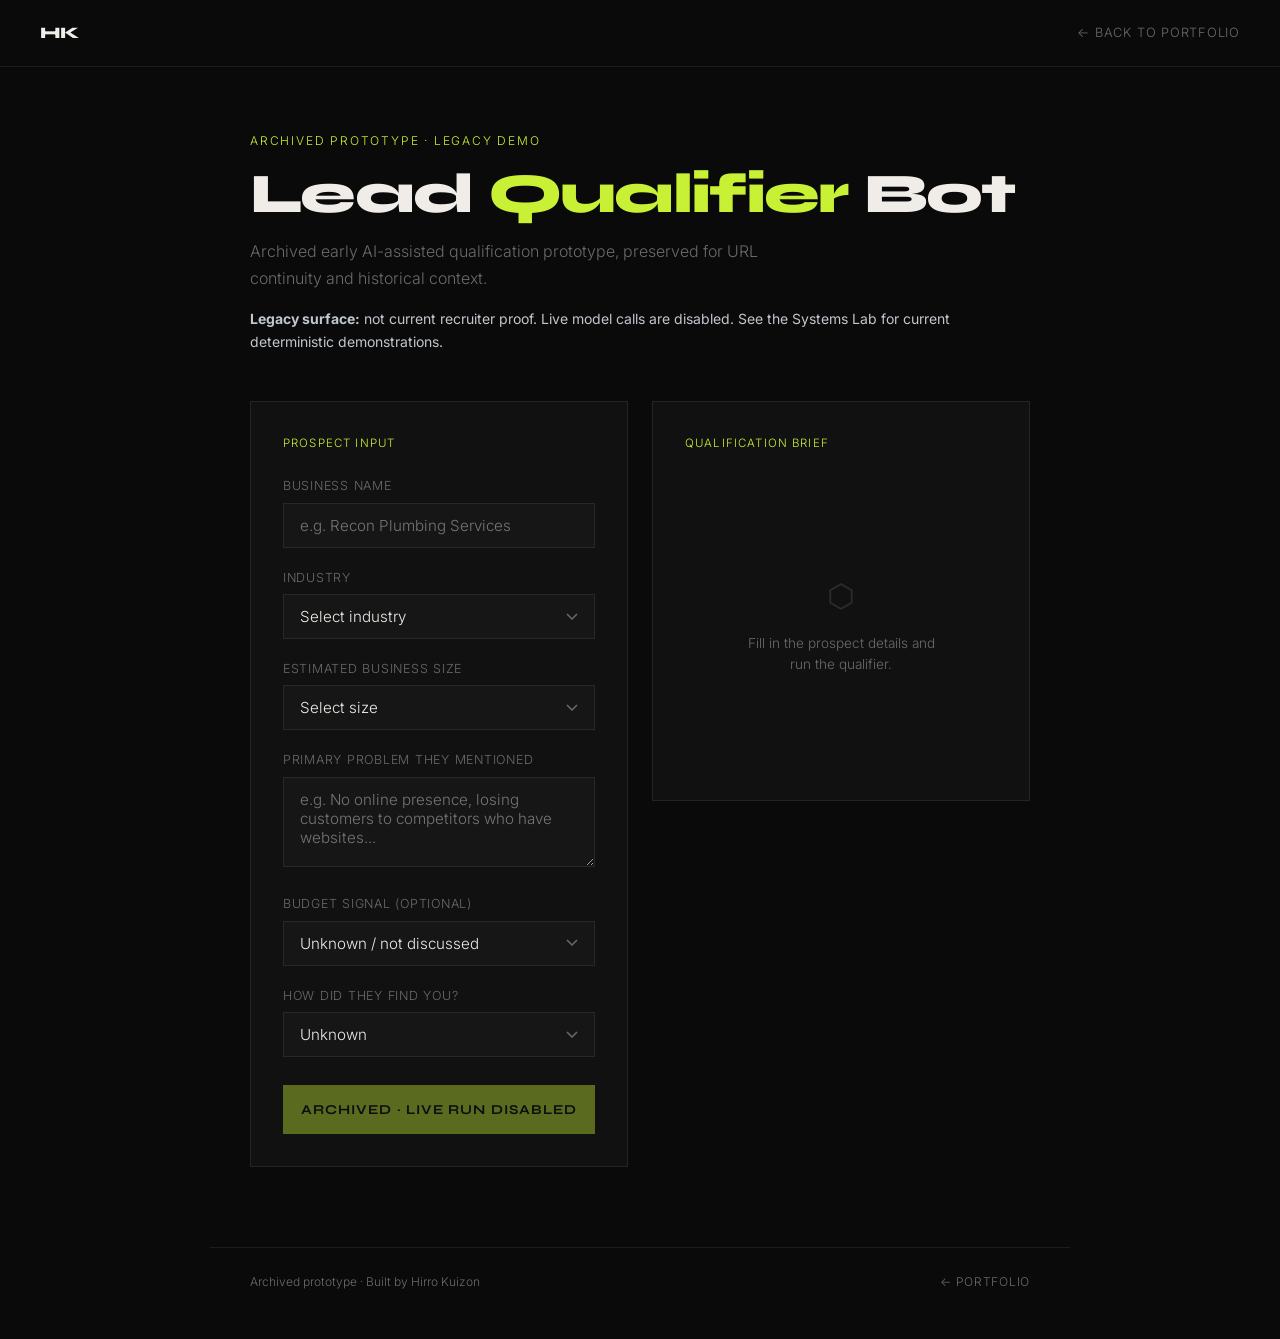
<file: lead-qualifier.html>
<!DOCTYPE html>
<html lang="en">
<head>
<meta name="robots" content="noindex,nofollow">
<meta charset="UTF-8">
<meta name="viewport" content="width=device-width, initial-scale=1.0">
<title>Lead Qualifier Bot | Hirro Kuizon</title>
<link rel="preconnect" href="https://fonts.googleapis.com">
<link href="https://fonts.googleapis.com/css2?family=Syne:wght@400;600;700;800&family=Inter:wght@300;400;500&display=swap" rel="stylesheet">
<style>
  *, *::before, *::after { box-sizing: border-box; margin: 0; padding: 0; }

  :root {
    --black: #0a0a0a;
    --off-white: #f0ede8;
    --mid: #6b6b6b;
    --accent: #c8f135;
    --border: rgba(255,255,255,0.08);
    --card-bg: #111111;
    --card-bg2: #161616;
  }

  body {
    background: var(--black);
    color: var(--off-white);
    font-family: 'Inter', sans-serif;
    font-weight: 300;
    line-height: 1.6;
    font-size: 16px;
    -webkit-font-smoothing: antialiased;
    min-height: 100vh;
  }

  /* NAV */
  nav {
    display: flex;
    align-items: center;
    justify-content: space-between;
    padding: 1.25rem 2.5rem;
    border-bottom: 1px solid var(--border);
  }

  .nav-logo {
    font-family: 'Syne', sans-serif;
    font-weight: 800;
    font-size: 1rem;
    color: var(--off-white);
    text-decoration: none;
  }

  .nav-back {
    font-size: 0.8rem;
    color: var(--mid);
    text-decoration: none;
    letter-spacing: 0.06em;
    text-transform: uppercase;
    transition: color 0.2s;
  }

  .nav-back:hover { color: var(--accent); }

  /* HERO */
  .tool-header {
    padding: 4rem 2.5rem 3rem;
    max-width: 860px;
    margin: 0 auto;
  }

  .tool-eyebrow {
    font-size: 0.75rem;
    letter-spacing: 0.15em;
    text-transform: uppercase;
    color: var(--accent);
    margin-bottom: 1rem;
    display: flex;
    align-items: center;
    gap: 0.5rem;
  }

  .live-dot {
    width: 6px;
    height: 6px;
    border-radius: 50%;
    background: var(--accent);
    animation: pulse 1.5s infinite;
  }

  @keyframes pulse {
    0%, 100% { opacity: 1; }
    50% { opacity: 0.3; }
  }

  .tool-title {
    font-family: 'Syne', sans-serif;
    font-weight: 800;
    font-size: clamp(2rem, 5vw, 3.5rem);
    line-height: 1;
    letter-spacing: -0.03em;
    margin-bottom: 1rem;
  }

  .tool-title span { color: var(--accent); }

  .tool-desc {
    color: var(--mid);
    font-size: 1rem;
    max-width: 560px;
    line-height: 1.7;
  }

  /* MAIN LAYOUT */
  .tool-body {
    max-width: 860px;
    margin: 0 auto;
    padding: 0 2.5rem 5rem;
    display: grid;
    grid-template-columns: 1fr 1fr;
    gap: 1.5rem;
    align-items: start;
  }

  /* FORM PANEL */
  .form-panel {
    background: var(--card-bg);
    border: 1px solid var(--border);
    padding: 2rem;
  }

  .form-label {
    font-size: 0.72rem;
    letter-spacing: 0.1em;
    text-transform: uppercase;
    color: var(--accent);
    margin-bottom: 1.5rem;
    display: block;
  }

  .field {
    margin-bottom: 1.25rem;
  }

  .field label {
    display: block;
    font-size: 0.78rem;
    color: var(--mid);
    letter-spacing: 0.06em;
    text-transform: uppercase;
    margin-bottom: 0.4rem;
  }

  .field input,
  .field select,
  .field textarea {
    width: 100%;
    background: var(--card-bg2);
    border: 1px solid var(--border);
    color: var(--off-white);
    font-family: 'Inter', sans-serif;
    font-size: 0.95rem;
    font-weight: 300;
    padding: 0.75rem 1rem;
    outline: none;
    transition: border-color 0.2s;
    appearance: none;
  }

  .field input:focus,
  .field select:focus,
  .field textarea:focus {
    border-color: var(--accent);
  }

  .field textarea {
    resize: vertical;
    min-height: 90px;
  }

  .field select {
    cursor: pointer;
    background-image: url("data:image/svg+xml,%3Csvg xmlns='http://www.w3.org/2000/svg' width='12' height='8' viewBox='0 0 12 8'%3E%3Cpath d='M1 1l5 5 5-5' stroke='%236b6b6b' stroke-width='1.5' fill='none'/%3E%3C/svg%3E");
    background-repeat: no-repeat;
    background-position: right 1rem center;
    padding-right: 2.5rem;
  }

  .field select option {
    background: var(--card-bg);
    color: var(--off-white);
  }

  .submit-btn {
    width: 100%;
    background: var(--accent);
    color: var(--black);
    border: none;
    font-family: 'Syne', sans-serif;
    font-weight: 700;
    font-size: 0.85rem;
    letter-spacing: 0.08em;
    text-transform: uppercase;
    padding: 1rem;
    cursor: pointer;
    transition: opacity 0.2s;
    margin-top: 0.5rem;
  }

  .submit-btn:hover { opacity: 0.85; }
  .submit-btn:disabled { opacity: 0.4; cursor: not-allowed; }

  /* OUTPUT PANEL */
  .output-panel {
    background: var(--card-bg);
    border: 1px solid var(--border);
    padding: 2rem;
    min-height: 400px;
    display: flex;
    flex-direction: column;
  }

  .output-label {
    font-size: 0.72rem;
    letter-spacing: 0.1em;
    text-transform: uppercase;
    color: var(--accent);
    margin-bottom: 1.5rem;
    display: block;
  }

  .output-empty {
    flex: 1;
    display: flex;
    flex-direction: column;
    align-items: center;
    justify-content: center;
    gap: 0.75rem;
    color: var(--mid);
    text-align: center;
  }

  .output-empty-icon {
    font-size: 2rem;
    opacity: 0.3;
  }

  .output-empty p {
    font-size: 0.85rem;
    line-height: 1.5;
    max-width: 200px;
  }

  .output-content {
    display: none;
    flex-direction: column;
    gap: 1.25rem;
  }

  .output-content.visible { display: flex; }

  /* SCORE BADGE */
  .score-row {
    display: flex;
    align-items: center;
    justify-content: space-between;
    padding-bottom: 1.25rem;
    border-bottom: 1px solid var(--border);
  }

  .score-label {
    font-size: 0.72rem;
    letter-spacing: 0.1em;
    text-transform: uppercase;
    color: var(--mid);
  }

  .score-badge {
    font-family: 'Syne', sans-serif;
    font-weight: 800;
    font-size: 1.5rem;
    color: var(--accent);
  }

  .score-tier {
    font-size: 0.75rem;
    letter-spacing: 0.08em;
    text-transform: uppercase;
    color: var(--mid);
    margin-top: 0.1rem;
    text-align: right;
  }

  /* OUTPUT BLOCKS */
  .output-block {
    border-left: 2px solid var(--border);
    padding-left: 1rem;
  }

  .output-block-label {
    font-size: 0.68rem;
    letter-spacing: 0.12em;
    text-transform: uppercase;
    color: var(--accent);
    margin-bottom: 0.4rem;
  }

  .output-block p {
    font-size: 0.9rem;
    color: var(--off-white);
    line-height: 1.65;
  }

  /* LOADING STATE */
  .loading-state {
    display: none;
    flex-direction: column;
    align-items: center;
    justify-content: center;
    flex: 1;
    gap: 1rem;
    color: var(--mid);
  }

  .loading-state.visible { display: flex; }

  .loader {
    width: 32px;
    height: 32px;
    border: 2px solid var(--border);
    border-top-color: var(--accent);
    border-radius: 50%;
    animation: spin 0.8s linear infinite;
  }

  @keyframes spin { to { transform: rotate(360deg); } }

  .loading-text {
    font-size: 0.8rem;
    letter-spacing: 0.08em;
    text-transform: uppercase;
    animation: blink 1.2s ease infinite;
  }

  @keyframes blink {
    0%, 100% { opacity: 1; }
    50% { opacity: 0.3; }
  }

  /* NEXT ACTION HIGHLIGHT */
  .next-action-block {
    background: var(--accent-dim, rgba(200,241,53,0.08));
    border: 1px solid rgba(200,241,53,0.2);
    padding: 1rem;
  }

  .next-action-block .output-block-label { color: var(--accent); }
  .next-action-block p { color: var(--off-white); font-weight: 500; }

  /* RESET */
  .reset-btn {
    background: none;
    border: 1px solid var(--border);
    color: var(--mid);
    font-family: 'Inter', sans-serif;
    font-size: 0.78rem;
    letter-spacing: 0.06em;
    text-transform: uppercase;
    padding: 0.6rem 1.2rem;
    cursor: pointer;
    margin-top: 0.5rem;
    align-self: flex-start;
    transition: border-color 0.2s, color 0.2s;
  }

  .reset-btn:hover { border-color: var(--off-white); color: var(--off-white); }

  /* FOOTER NOTE */
  .tool-footer {
    max-width: 860px;
    margin: 0 auto;
    padding: 0 2.5rem 3rem;
    display: flex;
    justify-content: space-between;
    align-items: center;
    border-top: 1px solid var(--border);
    padding-top: 1.5rem;
  }

  .tool-footer p {
    font-size: 0.75rem;
    color: var(--mid);
  }

  .back-link {
    font-size: 0.75rem;
    color: var(--mid);
    text-decoration: none;
    letter-spacing: 0.06em;
    text-transform: uppercase;
    transition: color 0.2s;
  }

  .back-link:hover { color: var(--accent); }

  /* RESPONSIVE */
  @media (max-width: 700px) {
    nav { padding: 1rem 1.25rem; }
    .tool-header { padding: 3rem 1.25rem 2rem; }
    .tool-body { grid-template-columns: 1fr; padding: 0 1.25rem 4rem; }
    .tool-footer { padding: 1.5rem 1.25rem 3rem; flex-direction: column; gap: 1rem; }
  }
  @media (max-width: 480px) {
    .tool-header { padding: 2rem 1rem 1.5rem; }
    .tool-body { padding: 0 1rem 3rem; }
    .tool-title { font-size: clamp(1.6rem, 8vw, 2.4rem); }
    .tool-desc { font-size: .82rem; }
    .panel { padding: 1.25rem; }
    .out-panel { padding: 1.25rem; min-height: 300px; }
    .tool-footer { padding: 1.25rem 1rem 2rem; }
    .field label { font-size: .63rem; }
    .cta { font-size: .72rem; padding: .75rem; }
  }
.demo-note{font:0.875rem/1.6 Inter,Arial,sans-serif;color:#c0c7ce;margin-top:1rem;max-width:46rem} a:focus-visible,button:focus-visible,input:focus-visible,select:focus-visible,textarea:focus-visible{outline:2px solid #c8f135;outline-offset:3px}
</style>
</head>
<body>

<nav>
  <a href="index.html" class="nav-logo">HK</a>
  <a href="index.html" class="nav-back">← Back to Portfolio</a>
</nav>

<div class="tool-header">
  <div class="tool-eyebrow">
    ARCHIVED PROTOTYPE · LEGACY DEMO
  </div>
  <h1 class="tool-title">Lead <span>Qualifier</span> Bot</h1>
  <p class="tool-desc">Archived early AI-assisted qualification prototype, preserved for URL continuity and historical context.</p><p class="demo-note"><strong>Legacy surface:</strong> not current recruiter proof. Live model calls are disabled. See the Systems Lab for current deterministic demonstrations.</p>
</div>

<div class="tool-body">

  <!-- FORM -->
  <div class="form-panel">
    <span class="form-label">Prospect Input</span>

    <div class="field">
      <label>Business Name</label>
      <input type="text" id="biz-name" placeholder="e.g. Recon Plumbing Services">
    </div>

    <div class="field">
      <label>Industry</label>
      <select id="industry">
        <option value="">Select industry</option>
        <option>Restaurant / Food Service</option>
        <option>Retail / E-commerce</option>
        <option>Professional Services</option>
        <option>Health & Wellness</option>
        <option>Construction / Trades</option>
        <option>Real Estate</option>
        <option>Education</option>
        <option>Hospitality / Tourism</option>
        <option>Technology / SaaS</option>
        <option>Other</option>
      </select>
    </div>

    <div class="field">
      <label>Estimated Business Size</label>
      <select id="biz-size">
        <option value="">Select size</option>
        <option>Solo / Freelancer</option>
        <option>Small (2–10 employees)</option>
        <option>Medium (11–50 employees)</option>
        <option>Large (50+ employees)</option>
      </select>
    </div>

    <div class="field">
      <label>Primary Problem They Mentioned</label>
      <textarea id="problem" placeholder="e.g. No online presence, losing customers to competitors who have websites..."></textarea>
    </div>

    <div class="field">
      <label>Budget Signal (optional)</label>
      <select id="budget">
        <option value="">Unknown / not discussed</option>
        <option>Price-sensitive / tight budget</option>
        <option>Moderate: willing to invest if ROI is clear</option>
        <option>Ready to spend for the right solution</option>
      </select>
    </div>

    <div class="field">
      <label>How did they find you?</label>
      <select id="source">
        <option value="">Unknown</option>
        <option>Referral</option>
        <option>Facebook / Social Media</option>
        <option>Google Search</option>
        <option>Cold outreach by me</option>
        <option>Walk-in / In-person</option>
      </select>
    </div>

    <button class="submit-btn" id="qualify-btn" disabled aria-disabled="true">Archived · live run disabled</button>
  </div>

  <!-- OUTPUT -->
  <div class="output-panel">
    <div style="display:flex;align-items:center;justify-content:space-between;margin-bottom:1.5rem">
      <span class="output-label" style="margin-bottom:0">Qualification Brief</span>
      <span id="model-badge" style="display:none;font-size:0.62rem;letter-spacing:0.1em;text-transform:uppercase;color:#6b6b6b;background:#161616;border:1px solid rgba(255,255,255,0.08);padding:0.25rem 0.6rem;">Llama 3.3 · Groq</span>
    </div>

    <div class="output-empty" id="empty-state">
      <div class="output-empty-icon">⬡</div>
      <p>Fill in the prospect details and run the qualifier.</p>
    </div>

    <div class="loading-state" id="loading-state">
      <div class="loader"></div>
      <span class="loading-text">Analyzing prospect...</span>
    </div>

    <div class="output-content" id="output-content">
      <div class="score-row">
        <div>
          <div class="score-label">Lead Score</div>
        </div>
        <div>
          <div class="score-badge" id="score-value">—</div>
          <div class="score-tier" id="score-tier">—</div>
        </div>
      </div>

      <div class="output-block">
        <div class="output-block-label">Pain Assessment</div>
        <p id="pain-text">—</p>
      </div>

      <div class="output-block">
        <div class="output-block-label">Budget Signal</div>
        <p id="budget-text">—</p>
      </div>

      <div class="output-block">
        <div class="output-block-label">Fit Assessment</div>
        <p id="fit-text">—</p>
      </div>

      <div class="output-block">
        <div class="output-block-label">Key Risks</div>
        <p id="risk-text">—</p>
      </div>

      <div class="next-action-block output-block">
        <div class="output-block-label">Next Action</div>
        <p id="action-text">—</p>
      </div>

      <button class="reset-btn" onclick="resetTool()">← New Prospect</button>
    </div>
  </div>

</div>

<div class="tool-footer">
  <p>Archived prototype · Built by Hirro Kuizon</p>
  <a href="index.html" class="back-link">← Portfolio</a>
</div>

<script>
// SECURITY: no API key lives client-side. Requests route through the same
// Cloudflare Worker proxy used by Content Pillar Architect. Key injected server-side.
const GROQ_URL = null; // archived prototype: external model calls intentionally disabled
const MODEL    = 'llama-3.3-70b-versatile';

async function runQualifier() {
  alert('This archived prototype no longer makes live model calls. Open Systems Lab for current demonstrations.');
  return;
  const bizName  = document.getElementById('biz-name').value.trim();
  const industry = document.getElementById('industry').value;
  const bizSize  = document.getElementById('biz-size').value;
  const problem  = document.getElementById('problem').value.trim();
  const budget   = document.getElementById('budget').value;
  const source   = document.getElementById('source').value;

  if (!bizName || !industry || !problem) {
    alert('Please fill in Business Name, Industry, and the Problem they mentioned.');
    return;
  }

  document.getElementById('empty-state').style.display = 'none';
  document.getElementById('output-content').classList.remove('visible');
  document.getElementById('loading-state').classList.add('visible');
  document.getElementById('model-badge').style.display = 'none';
  document.getElementById('qualify-btn').disabled = true;

  const systemPrompt = `You are an expert sales qualifier for a digital growth and AI systems operator based in the Philippines. 
You analyze prospects for fit, pain acuity, budget viability, and conversion likelihood.
You always respond with a single valid JSON object only; no markdown, no explanation, no preamble.`;

  const userPrompt = `Qualify this prospect and return a JSON brief.

Prospect:
- Business Name: ${bizName}
- Industry: ${industry}
- Business Size: ${bizSize || 'Unknown'}
- Primary Problem: ${problem}
- Budget Signal: ${budget || 'Unknown / not discussed'}
- Lead Source: ${source || 'Unknown'}

Return this exact JSON shape:
{
  "score": <integer 1-10>,
  "tier": "<Hot|Warm|Cold>",
  "pain": "<2-3 sentences: how acute, real, and urgent is the pain?>",
  "budget": "<2 sentences: interpret the budget signal and commercial viability>",
  "fit": "<2-3 sentences: fit for a digital growth and AI systems operator>",
  "risks": "<2 sentences: key risks, red flags, or objections to watch for>",
  "next_action": "<One hyper-specific action to take within 48 hours>"
}`;

  const controller = new AbortController();
  const requestTimer = setTimeout(() => controller.abort(), 30000);
  try {
    const res = await fetch(GROQ_URL, {
      method: 'POST',
      signal: controller.signal,
      headers: {
        'Content-Type': 'application/json'
      },
      body: JSON.stringify({
        model: MODEL,
        temperature: 0.4,
        max_tokens: 1024,
        messages: [
          { role: 'system', content: systemPrompt },
          { role: 'user',   content: userPrompt }
        ]
      })
    });

    const data = await res.json();

    if (!res.ok) {
      throw new Error(data.error?.message || 'Groq API error');
    }

    const raw = data.choices[0].message.content.trim();
    const clean = raw.replace(/```json|```/g, '').trim();
    const result = JSON.parse(clean);

    const tierColor = result.tier === 'Hot' ? '#c8f135' : result.tier === 'Warm' ? '#f5c842' : '#6b6b6b';

    document.getElementById('score-value').textContent  = result.score + '/10';
    document.getElementById('score-value').style.color  = tierColor;
    document.getElementById('score-tier').textContent   = result.tier;
    document.getElementById('score-tier').style.color   = tierColor;
    document.getElementById('pain-text').textContent    = result.pain;
    document.getElementById('budget-text').textContent  = result.budget;
    document.getElementById('fit-text').textContent     = result.fit;
    document.getElementById('risk-text').textContent    = result.risks;
    document.getElementById('action-text').textContent  = result.next_action;

    document.getElementById('loading-state').classList.remove('visible');
    document.getElementById('output-content').classList.add('visible');
    document.getElementById('model-badge').style.display = 'block';

  } catch (err) {
    document.getElementById('loading-state').classList.remove('visible');
    const empty = document.getElementById('empty-state');
    empty.style.display = 'flex';
    empty.querySelector('p').textContent = 'The AI service is unavailable or returned an invalid response. Your inputs are retained; please try again later.';
    console.error('Groq error:', err);
  }

  clearTimeout(requestTimer);
  document.getElementById('qualify-btn').disabled = false;
}

function resetTool() {
  ['biz-name','problem'].forEach(id => document.getElementById(id).value = '');
  ['industry','biz-size','budget','source'].forEach(id => document.getElementById(id).selectedIndex = 0);

  document.getElementById('output-content').classList.remove('visible');
  document.getElementById('loading-state').classList.remove('visible');
  document.getElementById('model-badge').style.display = 'none';
  const empty = document.getElementById('empty-state');
  empty.style.display = 'flex';
  empty.querySelector('p').textContent = 'Fill in the prospect details and run the qualifier.';
}
</script>

</body>
</html>
</file>
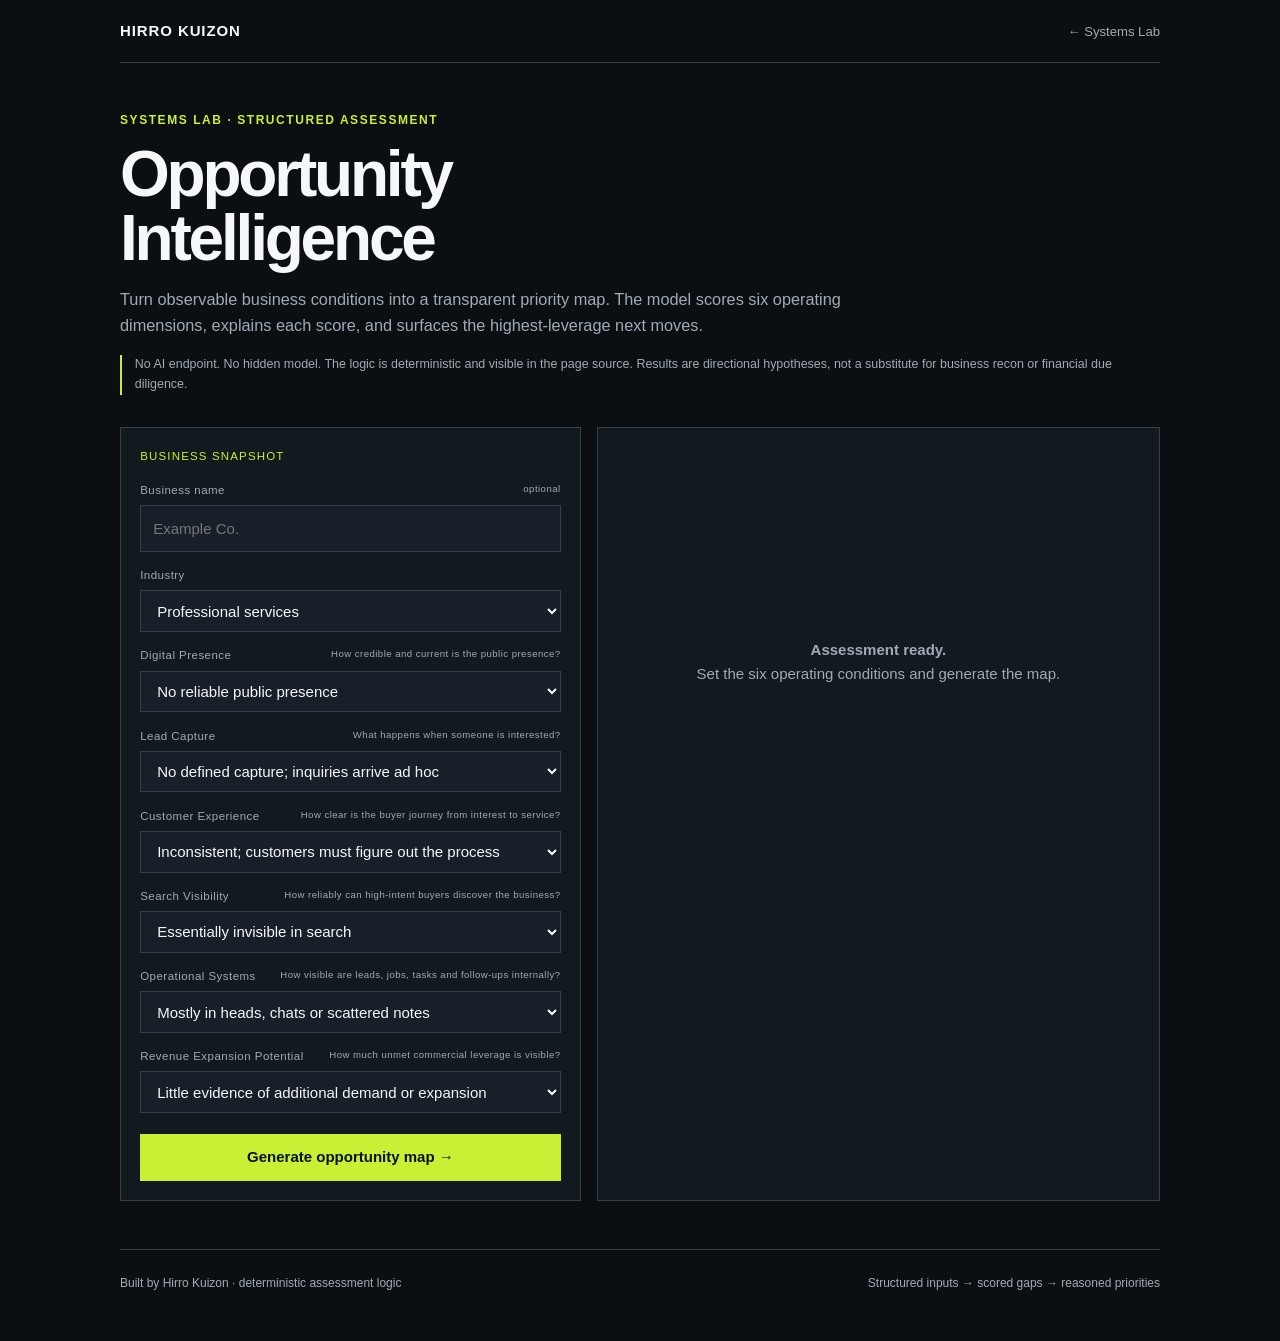
<file: opportunity-intelligence.html>
<!doctype html>
<html lang="en">
<head>
<meta charset="utf-8"><meta name="viewport" content="width=device-width,initial-scale=1">
<title>Opportunity Intelligence | Hirro Kuizon</title>
<meta name="description" content="Interactive deterministic business opportunity assessment by Hirro Kuizon.">
<style>
:root{color-scheme:dark;--bg:#0b0f12;--panel:#12191f;--panel2:#172028;--ink:#f5f7f8;--muted:#9fabb5;--line:#33404a;--accent:#c8f135;--warn:#f4c95d;--bad:#ff7272}
*{box-sizing:border-box}body{margin:0;background:var(--bg);color:var(--ink);font:15px/1.6 Arial,Helvetica,sans-serif}a{color:inherit;text-underline-offset:.25em}button,select,input{font:inherit}a:focus-visible,button:focus-visible,select:focus-visible,input:focus-visible{outline:3px solid var(--accent);outline-offset:3px}
.wrap{width:min(1040px,calc(100% - 3rem));margin:auto}.nav{display:flex;justify-content:space-between;align-items:center;padding:1.2rem 0;border-bottom:1px solid var(--line)}.brand{font-weight:800;text-decoration:none;letter-spacing:.06em}.back{color:var(--muted);font-size:.82rem;text-decoration:none}
.hero{padding:3rem 0 2rem}.eyebrow{color:var(--accent);font-size:.75rem;font-weight:700;letter-spacing:.13em;text-transform:uppercase}.hero h1{font-size:clamp(2.3rem,5vw,4.4rem);line-height:1;letter-spacing:-.05em;margin:.7rem 0 1rem}.hero p{color:var(--muted);max-width:46rem;font-size:1.02rem}.note{font-size:.78rem;color:var(--muted);border-left:2px solid var(--accent);padding-left:.8rem;margin-top:1rem}
.grid{display:grid;grid-template-columns:.9fr 1.1fr;gap:1rem;padding-bottom:3rem}.panel{background:var(--panel);border:1px solid var(--line);padding:1.2rem}.panel-title{font-size:.72rem;letter-spacing:.1em;text-transform:uppercase;color:var(--accent);margin-bottom:1rem}
.field{margin-bottom:.9rem}.field label{display:flex;justify-content:space-between;gap:1rem;font-size:.72rem;color:var(--muted);letter-spacing:.04em;margin-bottom:.35rem}.field select,.field input{width:100%;background:var(--panel2);border:1px solid var(--line);color:var(--ink);padding:.65rem .75rem}.field small{color:var(--muted)}
.btn{border:1px solid var(--line);background:transparent;color:var(--ink);padding:.65rem .8rem;cursor:pointer}.btn.primary{background:var(--accent);color:#0b0f12;border-color:var(--accent);font-weight:700;width:100%;margin-top:.4rem}.btn:hover{border-color:var(--accent)}
.empty{min-height:430px;display:grid;place-items:center;text-align:center;color:var(--muted)}.result{display:none}.score{display:flex;justify-content:space-between;align-items:end;border-bottom:1px solid var(--line);padding-bottom:1rem;margin-bottom:1rem}.score strong{font-size:3rem;letter-spacing:-.06em;color:var(--accent);line-height:1}.score span{color:var(--muted);font-size:.75rem}.summary{color:#dce2e6;margin-bottom:1rem}
.dimensions{display:grid;gap:.6rem}.dim{background:var(--panel2);border:1px solid #28343d;padding:.75rem}.dim-top{display:flex;justify-content:space-between;gap:1rem}.dim-top b{font-size:.82rem}.dim-top span{font-size:.72rem;color:var(--muted)}.bar{height:5px;background:#253039;margin:.55rem 0}.fill{height:100%;background:var(--accent)}.reason{font-size:.74rem;color:var(--muted)}
.priority{margin-top:1rem}.priority h2{font-size:.82rem;margin:0 0 .6rem;text-transform:uppercase;letter-spacing:.08em;color:var(--muted)}.priority-item{border-top:1px solid var(--line);padding:.75rem 0}.priority-item b{display:block;font-size:.84rem}.priority-item span{font-size:.76rem;color:var(--muted)}
.controls{display:flex;gap:.5rem;flex-wrap:wrap;margin-top:1rem}.footer{padding:1.5rem 0 3rem;border-top:1px solid var(--line);display:flex;justify-content:space-between;gap:1rem;color:var(--muted);font-size:.75rem}
@media(max-width:760px){.grid{grid-template-columns:1fr}.empty{min-height:250px}.footer{flex-direction:column}}@media(max-width:520px){.wrap{width:min(100% - 1.4rem,1040px)}}
</style>
</head>
<body>
<div class="wrap">
<nav class="nav"><a class="brand" href="index.html">HIRRO KUIZON</a><a class="back" href="index.html#tools">← Systems Lab</a></nav>
<header class="hero"><div class="eyebrow">Systems Lab · Structured Assessment</div><h1>Opportunity<br>Intelligence</h1><p>Turn observable business conditions into a transparent priority map. The model scores six operating dimensions, explains each score, and surfaces the highest-leverage next moves.</p><div class="note">No AI endpoint. No hidden model. The logic is deterministic and visible in the page source. Results are directional hypotheses, not a substitute for business recon or financial due diligence.</div></header>

<main class="grid">
<section class="panel">
<div class="panel-title">Business Snapshot</div>
<div class="field"><label for="name">Business name <small>optional</small></label><input id="name" placeholder="Example Co."></div>
<div class="field"><label for="industry">Industry</label><select id="industry"><option>Professional services</option><option>Trades / local services</option><option>Food / hospitality</option><option>Retail / commerce</option><option>Media / creator</option><option>Technology / SaaS</option><option>Other</option></select></div>
<div id="questions"></div>
<button class="btn primary" onclick="assess()">Generate opportunity map →</button>
</section>

<section class="panel">
<div id="empty" class="empty"><div><strong>Assessment ready.</strong><br>Set the six operating conditions and generate the map.</div></div>
<div id="result" class="result">
<div class="score"><div><span>Opportunity readiness</span><br><strong id="total">—</strong></div><span id="band">—</span></div>
<p class="summary" id="summary"></p>
<div class="dimensions" id="dimensions"></div>
<div class="priority"><h2>Priority actions</h2><div id="priorities"></div></div>
<div class="controls"><button class="btn" onclick="copySummary()">Copy executive summary</button><button class="btn" onclick="resetForm()">Reset</button></div>
</div>
</section>
</main>

<footer class="footer"><span>Built by Hirro Kuizon · deterministic assessment logic</span><span>Structured inputs → scored gaps → reasoned priorities</span></footer>
</div>

<script>
const CONFIG=[
{key:'presence',label:'Digital Presence',q:'How credible and current is the public presence?',opts:[
['No reliable public presence',0,'Visibility and trust depend on referrals or manual explanation.'],
['Basic presence exists but is incomplete or stale',1,'The business can be found, but confidence and conversion are fragile.'],
['Credible website/listing with current core information',2,'The public layer is functional; optimization can now compound.'],
['Strong multi-surface presence with clear conversion paths',3,'Presence is already an asset; focus shifts downstream.']]},
{key:'capture',label:'Lead Capture',q:'What happens when someone is interested?',opts:[
['No defined capture; inquiries arrive ad hoc',0,'Demand can disappear without becoming a record or next action.'],
['Contact exists but routing/follow-up is mostly manual',1,'Leads are visible but response depends heavily on operator memory.'],
['Structured forms or inbox with follow-up routine',2,'Lead flow is usable; measurement and prioritization can improve it.'],
['Tracked pipeline with source, status and next action',3,'Capture is mature enough for optimization and automation.']]},
{key:'experience',label:'Customer Experience',q:'How clear is the buyer journey from interest to service?',opts:[
['Inconsistent; customers must figure out the process',0,'Friction and uncertainty can suppress conversion and trust.'],
['Some standard steps but frequent manual clarification',1,'The journey works but still leaks operator time and customer confidence.'],
['Clear process, expectations and handoffs',2,'Experience is predictable and ready for refinement.'],
['Measured journey with proactive updates and recovery paths',3,'Customer experience is an operational advantage.']]},
{key:'search',label:'Search Visibility',q:'How reliably can high-intent buyers discover the business?',opts:[
['Essentially invisible in search',0,'The business forfeits intent that already exists in the market.'],
['Branded visibility only or inconsistent local discovery',1,'Search captures existing awareness more than new demand.'],
['Relevant local/service visibility with some organic traffic',2,'Search is contributing and can be systematized.'],
['Consistent non-branded visibility tied to useful pages/content',3,'Search is already a compounding acquisition channel.']]},
{key:'ops',label:'Operational Systems',q:'How visible are leads, jobs, tasks and follow-ups internally?',opts:[
['Mostly in heads, chats or scattered notes',0,'The owner is the system of record; missed work and context loss are likely.'],
['Spreadsheets/manual trackers with inconsistent upkeep',1,'Some memory exists outside the operator, but control is fragile.'],
['Shared system with statuses, ownership and recurring review',2,'Operations are trackable and ready for selective automation.'],
['Integrated operating view with alerts, logs and clear accountability',3,'Operational visibility supports scale and delegation.']]},
{key:'revenue',label:'Revenue Expansion Potential',q:'How much unmet commercial leverage is visible?',opts:[
['Little evidence of additional demand or expansion',0,'The priority may be validation rather than adding infrastructure.'],
['Some repeat demand, cross-sell or follow-up opportunity',1,'There is visible upside, but evidence should be strengthened.'],
['Clear missed follow-up, repeat purchase or service expansion paths',2,'Revenue leverage is concrete enough to prioritize experiments.'],
['Strong recurring demand plus measurable conversion/retention levers',3,'The business has multiple evidence-backed expansion paths.']]}
];
const ACTIONS={
presence:'Strengthen the public conversion surface: current proof, clear offer, mobile usability, and one obvious next step.',
capture:'Create one structured lead record with source, status, owner, next action and follow-up date.',
experience:'Map the buyer journey and remove the single point requiring the most unnecessary clarification.',
search:'Build or improve one page around a high-intent customer task, then measure discovery and inquiry behavior.',
ops:'Establish a simple operating ledger for leads, work-in-progress, follow-ups and ownership before adding automation.',
revenue:'Run one bounded revenue experiment around follow-up, repeat purchase, referral, or an adjacent high-demand service.'
};
function renderQuestions(){
 const el=document.getElementById('questions');el.innerHTML='';
 CONFIG.forEach((c,i)=>{el.innerHTML+=`<div class="field"><label for="${c.key}">${c.label}<small>${c.q}</small></label><select id="${c.key}">${c.opts.map((o,j)=>`<option value="${j}">${o[0]}</option>`).join('')}</select></div>`});
}
function assess(){
 const name=document.getElementById('name').value.trim()||'This business';
 const rows=CONFIG.map(c=>{const idx=Number(document.getElementById(c.key).value);const o=c.opts[idx];return {key:c.key,label:c.label,score:o[1],reason:o[2]}});
 const raw=rows.reduce((a,b)=>a+b.score,0), total=Math.round(raw/18*100);
 const band=total<35?'FOUNDATIONAL':total<65?'DEVELOPING':total<85?'OPERATIONAL':'ADVANCED';
 const ranked=[...rows].sort((a,b)=>a.score-b.score);
 document.getElementById('total').textContent=total+'/100';document.getElementById('band').textContent=band;
 document.getElementById('summary').textContent=name+' shows the largest leverage gap in '+ranked[0].label.toLowerCase()+', followed by '+ranked[1].label.toLowerCase()+'. The score is not a business-quality grade; it is a map of where infrastructure or operating discipline may create the next useful gain.';
 document.getElementById('dimensions').innerHTML=rows.map(r=>`<div class="dim"><div class="dim-top"><b>${r.label}</b><span>${r.score}/3</span></div><div class="bar"><div class="fill" style="width:${r.score/3*100}%"></div></div><div class="reason">${r.reason}</div></div>`).join('');
 document.getElementById('priorities').innerHTML=ranked.slice(0,3).map((r,i)=>`<div class="priority-item"><b>0${i+1} · ${r.label}</b><span>${ACTIONS[r.key]}</span></div>`).join('');
 document.getElementById('empty').style.display='none';document.getElementById('result').style.display='block';
 window.lastSummary=name+' — Opportunity Intelligence\nReadiness: '+total+'/100 ('+band+')\nTop priorities:\n'+ranked.slice(0,3).map((r,i)=>(i+1)+'. '+r.label+': '+ACTIONS[r.key]).join('\n')+'\n\nDirectional assessment only; verify through real business recon and measurement.';
}
function copySummary(){if(!window.lastSummary)return;navigator.clipboard.writeText(window.lastSummary).then(()=>alert('Executive summary copied.')).catch(()=>alert('Copy unavailable in this browser.'))}
function resetForm(){document.getElementById('name').value='';CONFIG.forEach(c=>document.getElementById(c.key).selectedIndex=0);document.getElementById('result').style.display='none';document.getElementById('empty').style.display='grid'}
renderQuestions();
</script>
</body></html>
</file>
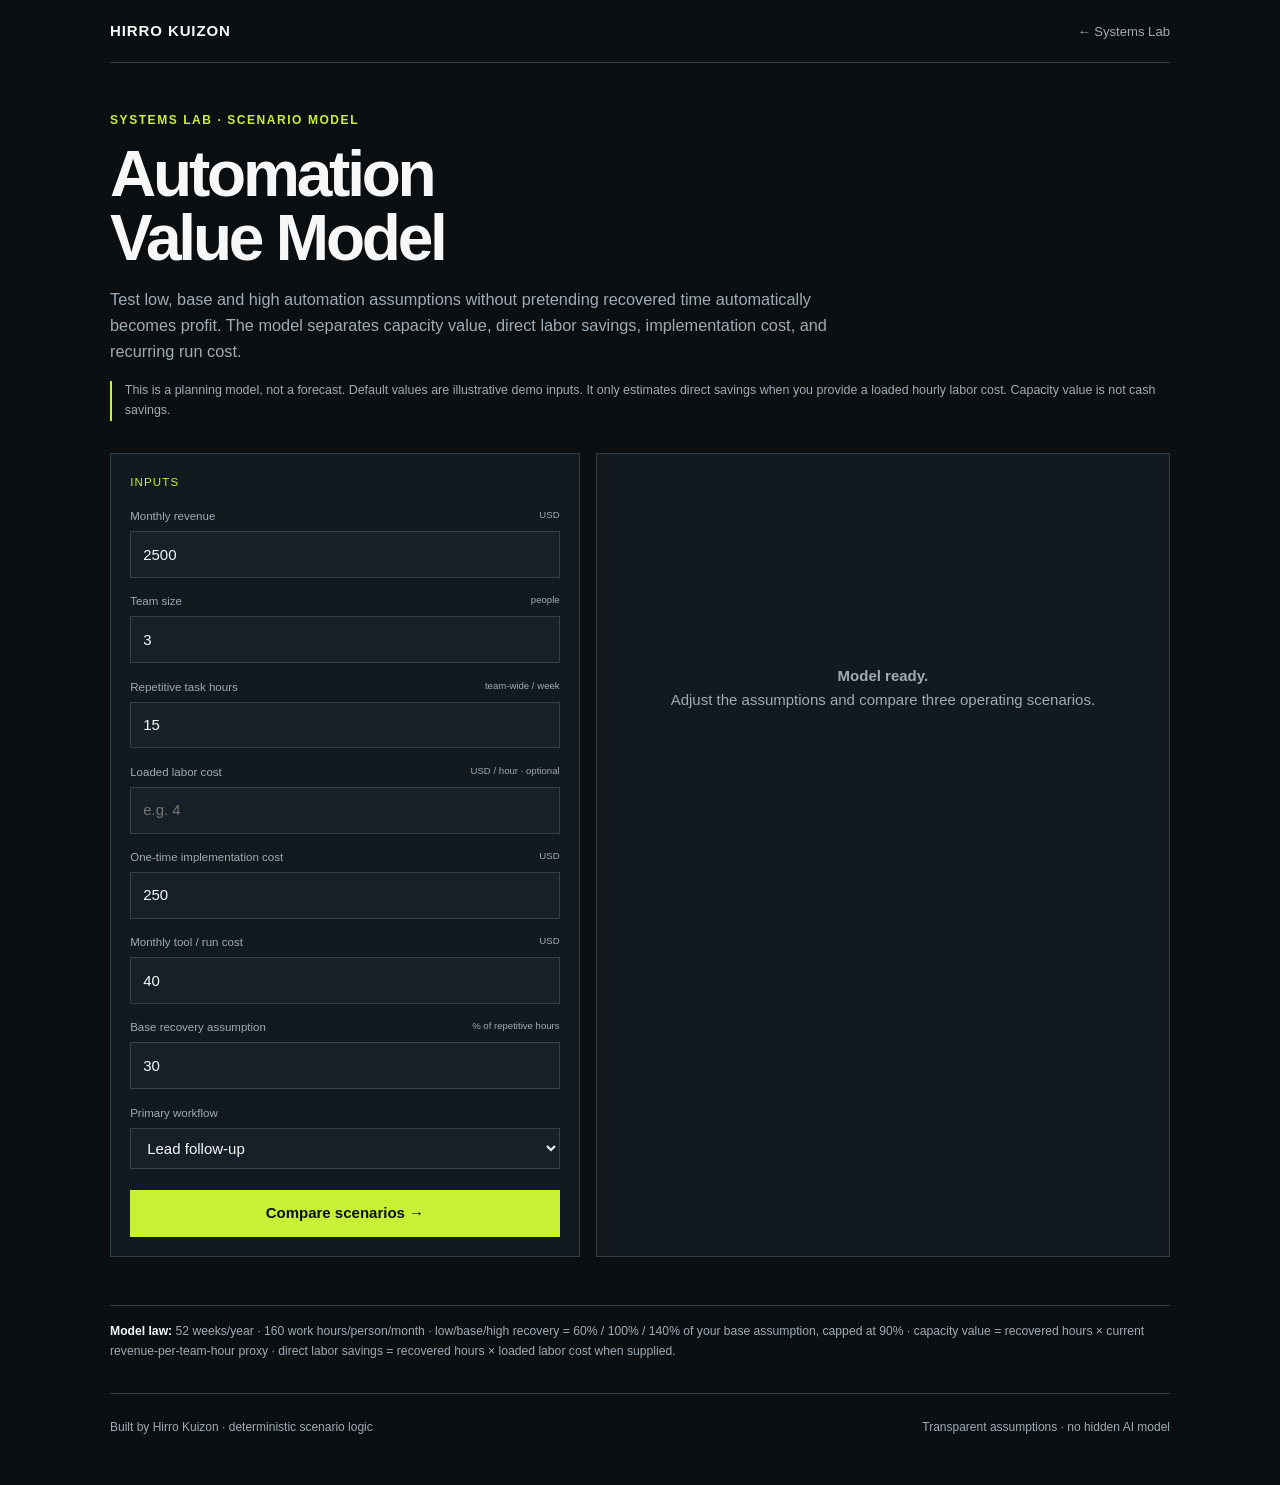
<file: roi-estimator.html>
<!doctype html>
<html lang="en">
<head>
<meta charset="utf-8"><meta name="viewport" content="width=device-width,initial-scale=1">
<title>Automation Value Model | Hirro Kuizon</title>
<meta name="description" content="Transparent scenario model for estimating recovered capacity, direct labor savings and automation running cost.">
<style>
:root{color-scheme:dark;--bg:#0b0f12;--panel:#12191f;--panel2:#172028;--ink:#f5f7f8;--muted:#9fabb5;--line:#33404a;--accent:#c8f135;--warn:#f4c95d}
*{box-sizing:border-box}body{margin:0;background:var(--bg);color:var(--ink);font:15px/1.6 Arial,Helvetica,sans-serif}a{color:inherit;text-underline-offset:.25em}button,input,select{font:inherit}a:focus-visible,button:focus-visible,input:focus-visible,select:focus-visible{outline:3px solid var(--accent);outline-offset:3px}
.wrap{width:min(1060px,calc(100% - 3rem));margin:auto}.nav{display:flex;justify-content:space-between;align-items:center;padding:1.2rem 0;border-bottom:1px solid var(--line)}.brand{font-weight:800;text-decoration:none;letter-spacing:.06em}.back{color:var(--muted);font-size:.82rem;text-decoration:none}
.hero{padding:3rem 0 2rem}.eyebrow{color:var(--accent);font-size:.75rem;font-weight:700;letter-spacing:.13em;text-transform:uppercase}.hero h1{font-size:clamp(2.3rem,5vw,4.4rem);line-height:1;letter-spacing:-.05em;margin:.7rem 0 1rem}.hero p{color:var(--muted);max-width:48rem;font-size:1.02rem}.note{font-size:.78rem;color:var(--muted);border-left:2px solid var(--accent);padding-left:.8rem;margin-top:1rem}
.grid{display:grid;grid-template-columns:.9fr 1.1fr;gap:1rem;padding-bottom:3rem}.panel{background:var(--panel);border:1px solid var(--line);padding:1.2rem}.panel-title{font-size:.72rem;letter-spacing:.1em;text-transform:uppercase;color:var(--accent);margin-bottom:1rem}.field{margin-bottom:.9rem}.field label{display:flex;justify-content:space-between;gap:1rem;font-size:.72rem;color:var(--muted);margin-bottom:.35rem}.field input,.field select{width:100%;background:var(--panel2);border:1px solid var(--line);color:var(--ink);padding:.65rem .75rem}.field small{color:var(--muted)}.btn{border:1px solid var(--line);background:transparent;color:var(--ink);padding:.65rem .8rem;cursor:pointer}.btn.primary{background:var(--accent);color:#0b0f12;border-color:var(--accent);font-weight:700;width:100%;margin-top:.4rem}.btn:hover{border-color:var(--accent)}
.empty{min-height:430px;display:grid;place-items:center;text-align:center;color:var(--muted)}.result{display:none}.headline{border-bottom:1px solid var(--line);padding-bottom:1rem;margin-bottom:1rem}.headline small{display:block;color:var(--muted);text-transform:uppercase;letter-spacing:.08em}.headline strong{font-size:2.8rem;line-height:1;color:var(--accent);letter-spacing:-.055em}.headline p{font-size:.76rem;color:var(--muted);margin:.4rem 0 0}
.scenarios{display:grid;grid-template-columns:repeat(3,1fr);gap:.6rem}.scenario{background:var(--panel2);border:1px solid #28343d;padding:.8rem}.scenario b{font-size:.73rem;text-transform:uppercase;letter-spacing:.08em;color:var(--muted)}.scenario strong{display:block;font-size:1.35rem;margin:.35rem 0}.scenario span{display:block;font-size:.72rem;color:var(--muted);margin-top:.18rem}.metrics{display:grid;grid-template-columns:repeat(2,1fr);gap:.6rem;margin-top:.8rem}.metric{background:var(--panel2);border:1px solid #28343d;padding:.8rem}.metric small{color:var(--muted);display:block;font-size:.68rem;text-transform:uppercase;letter-spacing:.06em}.metric strong{font-size:1.08rem}
.interpret{margin-top:1rem;border-top:1px solid var(--line);padding-top:1rem}.interpret h2{font-size:.8rem;text-transform:uppercase;letter-spacing:.08em;color:var(--muted);margin:.2rem 0 .5rem}.interpret p{font-size:.8rem;color:#dce2e6}.controls{display:flex;gap:.5rem;flex-wrap:wrap;margin-top:1rem}.assumptions{padding:1rem 0 2rem;border-top:1px solid var(--line);color:var(--muted);font-size:.76rem}.assumptions b{color:var(--ink)}.footer{padding:1.5rem 0 3rem;border-top:1px solid var(--line);display:flex;justify-content:space-between;gap:1rem;color:var(--muted);font-size:.75rem}
@media(max-width:760px){.grid{grid-template-columns:1fr}.empty{min-height:250px}}@media(max-width:600px){.scenarios,.metrics{grid-template-columns:1fr}.footer{flex-direction:column}.wrap{width:min(100% - 1.4rem,1060px)}}
</style>
</head>
<body>
<div class="wrap">
<nav class="nav"><a class="brand" href="index.html">HIRRO KUIZON</a><a class="back" href="index.html#tools">← Systems Lab</a></nav>
<header class="hero"><div class="eyebrow">Systems Lab · Scenario Model</div><h1>Automation<br>Value Model</h1><p>Test low, base and high automation assumptions without pretending recovered time automatically becomes profit. The model separates capacity value, direct labor savings, implementation cost, and recurring run cost.</p><div class="note">This is a planning model, not a forecast. Default values are illustrative demo inputs. It only estimates direct savings when you provide a loaded hourly labor cost. Capacity value is not cash savings.</div></header>

<main class="grid">
<section class="panel">
<div class="panel-title">Inputs</div>
<div class="field"><label for="revenue">Monthly revenue <small>USD</small></label><input id="revenue" type="number" min="0" value="2500"></div>
<div class="field"><label for="team">Team size <small>people</small></label><input id="team" type="number" min="1" step="1" value="3"></div>
<div class="field"><label for="hours">Repetitive task hours <small>team-wide / week</small></label><input id="hours" type="number" min="0" value="15"></div>
<div class="field"><label for="labor">Loaded labor cost <small>USD / hour · optional</small></label><input id="labor" type="number" min="0" placeholder="e.g. 4"></div>
<div class="field"><label for="setup">One-time implementation cost <small>USD</small></label><input id="setup" type="number" min="0" value="250"></div>
<div class="field"><label for="monthly">Monthly tool / run cost <small>USD</small></label><input id="monthly" type="number" min="0" value="40"></div>
<div class="field"><label for="base">Base recovery assumption <small>% of repetitive hours</small></label><input id="base" type="number" min="1" max="90" value="30"></div>
<div class="field"><label for="bottleneck">Primary workflow</label><select id="bottleneck"><option value="followup">Lead follow-up</option><option value="content">Content production</option><option value="reporting">Reporting / documentation</option><option value="support">Customer inquiries</option><option value="ops">Operational coordination</option></select></div>
<button class="btn primary" onclick="run()">Compare scenarios →</button>
</section>

<section class="panel">
<div id="empty" class="empty"><div><strong>Model ready.</strong><br>Adjust the assumptions and compare three operating scenarios.</div></div>
<div id="result" class="result">
<div class="headline"><small>Base-case annual recovered capacity</small><strong id="headline">—</strong><p id="headlineNote"></p></div>
<div class="scenarios" id="scenarios"></div>
<div class="metrics">
<div class="metric"><small>Revenue / team hour proxy</small><strong id="proxy">—</strong></div>
<div class="metric"><small>Annual run cost</small><strong id="runCost">—</strong></div>
<div class="metric"><small>First-year automation cost</small><strong id="firstCost">—</strong></div>
<div class="metric"><small>Direct-savings payback</small><strong id="payback">Not estimated</strong></div>
</div>
<div class="interpret"><h2>Interpretation</h2><p id="interpret"></p><h2>Suggested experiment</h2><p id="experiment"></p></div>
<div class="controls"><button class="btn" onclick="copySummary()">Copy executive summary</button><button class="btn" onclick="resetView()">Reset</button></div>
</div>
</section>
</main>

<div class="assumptions"><b>Model law:</b> 52 weeks/year · 160 work hours/person/month · low/base/high recovery = 60% / 100% / 140% of your base assumption, capped at 90% · capacity value = recovered hours × current revenue-per-team-hour proxy · direct labor savings = recovered hours × loaded labor cost when supplied.</div>
<footer class="footer"><span>Built by Hirro Kuizon · deterministic scenario logic</span><span>Transparent assumptions · no hidden AI model</span></footer>
</div>

<script>
const EXP={
followup:'Pilot one standardized follow-up sequence for two weeks. Track response time, reply rate, manual review time, and qualified conversations.',
content:'Automate one repeatable content step, not the whole pipeline. Compare production time and QA corrections against the current process.',
reporting:'Automate one recurring report with fixed inputs and outputs. Measure preparation time, correction time, and stakeholder usefulness.',
support:'Template the three most common inquiry responses with a clear escalation route. Measure handling time and customer resolution quality.',
ops:'Automate one low-risk handoff or reminder. Track cycle time, missed tasks, and review burden before expanding.'
};
let last='';
function money(n){return '$'+Math.round(n).toLocaleString('en-US')}
function num(id,optional=false){const v=document.getElementById(id).value.trim();if(optional&&v==='')return null;const n=Number(v);if(!Number.isFinite(n)||n<0)throw new Error('Use valid non-negative numeric inputs.');return n}
function run(){
 try{
  const revenue=num('revenue'),team=num('team'),hours=num('hours'),labor=num('labor',true),setup=num('setup'),monthly=num('monthly'),base=num('base');
  if(!Number.isInteger(team)||team<1)throw new Error('Team size must be a whole number of at least 1.');
  if(base<1||base>90)throw new Error('Base recovery assumption must be between 1% and 90%.');
  const teamWeekly=team*160*12/52;if(hours>teamWeekly)throw new Error('Repetitive weekly hours exceed the available team-hour capacity.');
  const proxy=revenue/(team*160),runCost=monthly*12,firstCost=setup+runCost;
  const rates=[Math.min(90,base*.6),base,Math.min(90,base*1.4)];
  const names=['Low','Base','High'];
  const rows=rates.map((r,i)=>{const recovered=hours*52*r/100;return {name:names[i],rate:r,recovered,capacity:recovered*proxy,direct:labor===null?null:recovered*labor}});
  document.getElementById('headline').textContent=rows[1].recovered.toLocaleString('en-PH',{maximumFractionDigits:1})+' hrs';
  document.getElementById('headlineNote').textContent=money(rows[1].capacity)+' capacity value proxy; this is not forecast revenue.';
  document.getElementById('scenarios').innerHTML=rows.map(x=>`<div class="scenario"><b>${x.name} · ${x.rate.toFixed(0)}% recovery</b><strong>${x.recovered.toLocaleString('en-PH',{maximumFractionDigits:1})} hrs</strong><span>Capacity value: ${money(x.capacity)}</span><span>Direct labor savings: ${x.direct===null?'not estimated':money(x.direct)}</span></div>`).join('');
  document.getElementById('proxy').textContent=money(proxy)+'/hr';document.getElementById('runCost').textContent=money(runCost);document.getElementById('firstCost').textContent=money(firstCost);
  let pay='Not estimated';
  if(labor!==null&&rows[1].direct>0){const netAnnual=rows[1].direct-runCost;if(netAnnual>0){pay=(firstCost/(rows[1].direct/12-monthly)).toFixed(1)+' months';}else pay='No positive direct-savings case';}
  document.getElementById('payback').textContent=pay;
  const interpret=labor===null
   ?'You have modeled recovered capacity but not direct cash savings. Treat the result as a workload hypothesis: the hours only create value if the team can redeploy them into useful work.'
   :'The direct-savings case uses your loaded labor cost. Compare that saving against implementation and run cost, then validate the recovery rate with a bounded pilot before committing.';
  document.getElementById('interpret').textContent=interpret;document.getElementById('experiment').textContent=EXP[document.getElementById('bottleneck').value];
  last='Automation Value Model\nBase recovery: '+base+'%\nAnnual hours recovered: '+rows[1].recovered.toFixed(1)+'\nCapacity value proxy: '+money(rows[1].capacity)+'\nDirect labor savings: '+(rows[1].direct===null?'not estimated':money(rows[1].direct))+'\nFirst-year automation cost: '+money(firstCost)+'\nPayback: '+pay+'\n\nInterpretation: '+interpret+'\nExperiment: '+EXP[document.getElementById('bottleneck').value];
  document.getElementById('empty').style.display='none';document.getElementById('result').style.display='block';
 }catch(e){alert(e.message)}
}
function copySummary(){if(!last)return;navigator.clipboard.writeText(last).then(()=>alert('Executive summary copied.')).catch(()=>alert('Copy unavailable in this browser.'))}
function resetView(){document.getElementById('result').style.display='none';document.getElementById('empty').style.display='grid'}
</script>
</body></html>
</file>
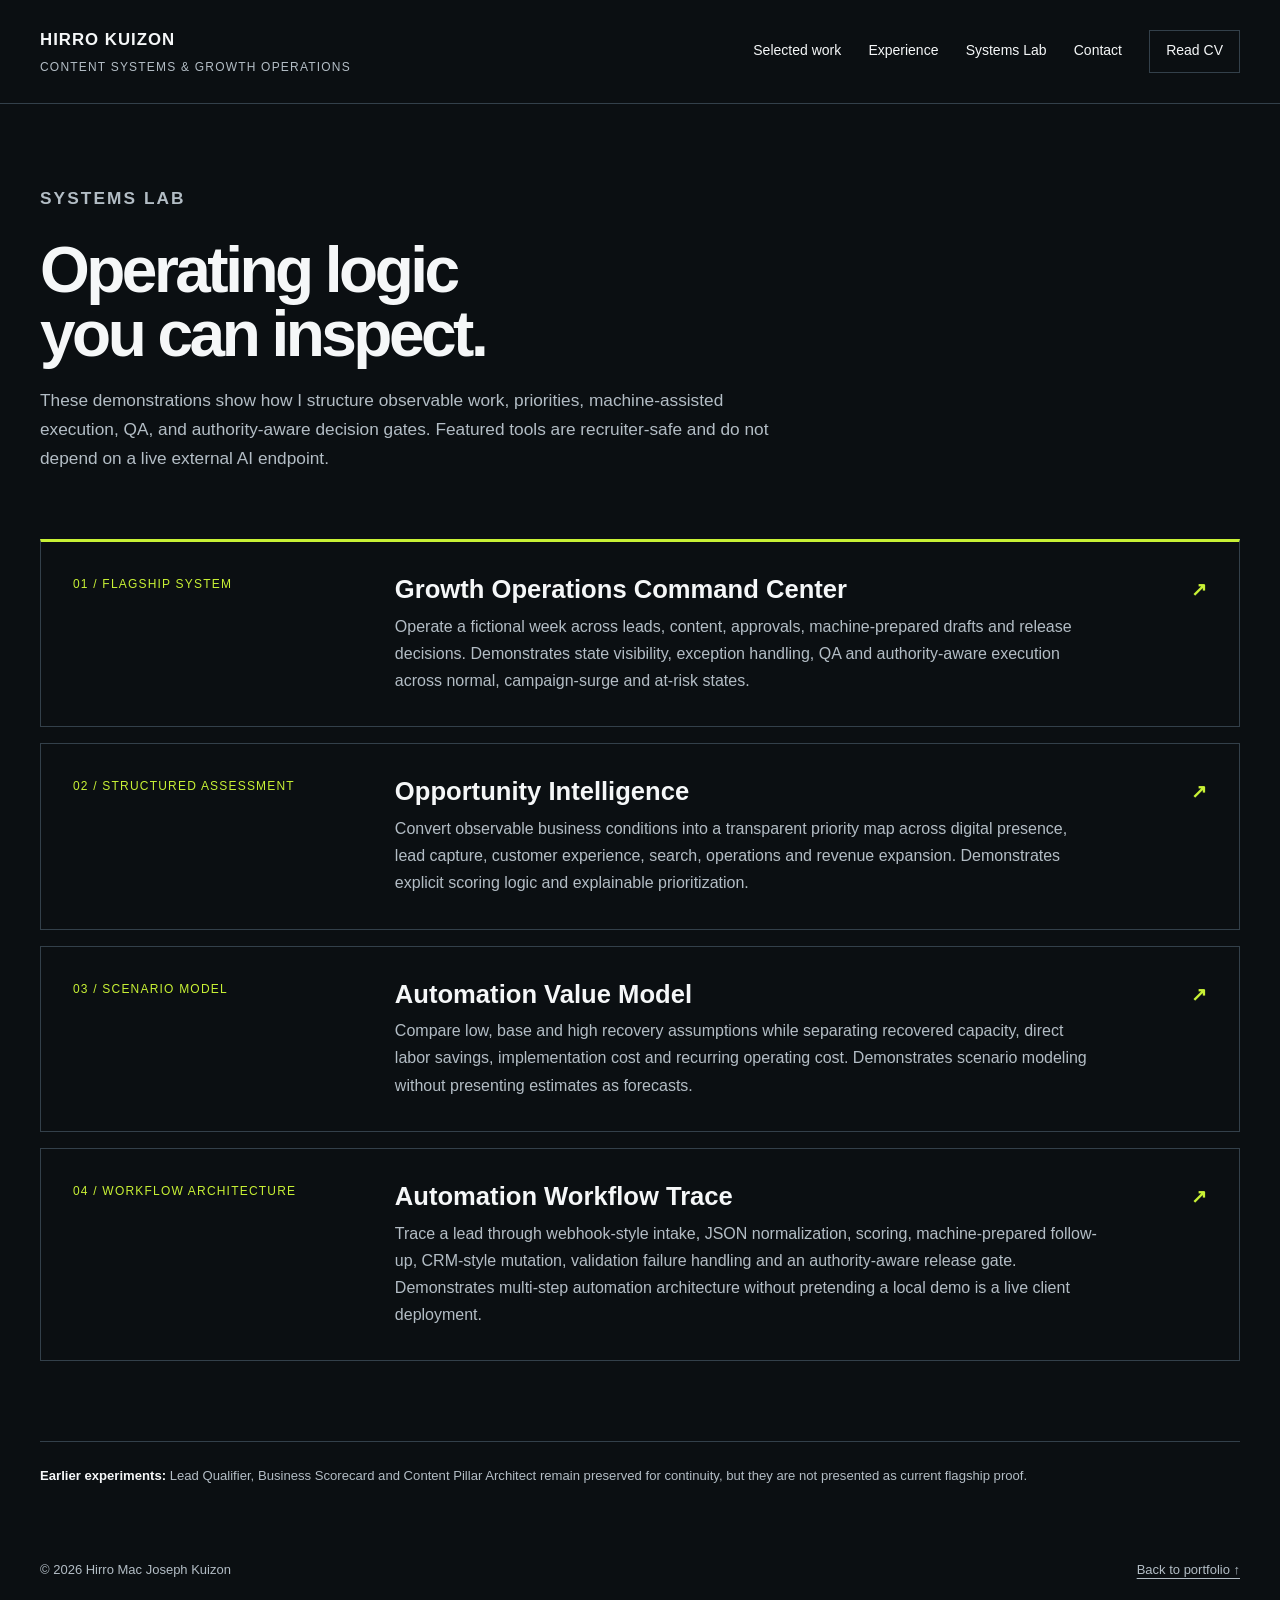
<file: systems-lab.html>
<!doctype html>
<html lang="en">
<head>
<meta charset="utf-8"><meta name="viewport" content="width=device-width,initial-scale=1">
<title>Systems Lab | Hirro Kuizon</title>
<meta name="description" content="Recruiter-facing systems demonstrations by Hirro Kuizon: growth operations, automation workflow architecture, opportunity intelligence and automation value modeling.">
<link rel="stylesheet" href="style.css">
<style>
.lab-hero{padding:5rem 0 3rem;max-width:860px}.lab-hero h1{font-size:clamp(2.6rem,5vw,4.8rem);line-height:1;letter-spacing:-.055em;margin:.8rem 0 1.2rem}.lab-hero p{color:var(--muted);font-size:1.08rem;max-width:46rem}
.lab-grid{display:grid;gap:1rem;padding-bottom:5rem}.lab-card{display:grid;grid-template-columns:.55fr 1.45fr auto;gap:2rem;align-items:start;border:1px solid var(--line);padding:2rem;text-decoration:none}.lab-card:hover{background:var(--surface)}.lab-card.flag{border-top:3px solid var(--accent)}.lab-num{font-size:.75rem;letter-spacing:.1em;color:var(--accent)}.lab-card h2{font-size:1.6rem;line-height:1.2;margin:0 0 .5rem}.lab-card p{color:var(--muted);margin:0;max-width:44rem}.lab-card b{color:var(--accent);font-size:1.2rem}.lab-note{border-top:1px solid var(--line);padding:1.4rem 0 3rem;color:var(--muted);font-size:.82rem}.lab-note strong{color:var(--ink)}
@media(max-width:700px){.lab-hero{padding-top:3rem}.lab-card{grid-template-columns:1fr;gap:.8rem}.lab-card b{justify-self:start}}
</style>
</head>
<body>
<header class="header"><a class="wordmark" href="index.html">HIRRO KUIZON<span>CONTENT SYSTEMS & GROWTH OPERATIONS</span></a><nav aria-label="Main navigation"><a href="index.html#work">Selected work</a><a href="index.html#experience">Experience</a><a href="systems-lab.html" aria-current="page">Systems Lab</a><a href="index.html#contact">Contact</a><a class="nav-cv" href="cv.html">Read CV</a></nav></header>
<main class="wrap">
<section class="lab-hero"><p class="eyebrow">SYSTEMS LAB</p><h1>Operating logic<br>you can inspect.</h1><p>These demonstrations show how I structure observable work, priorities, machine-assisted execution, QA, and authority-aware decision gates. Featured tools are recruiter-safe and do not depend on a live external AI endpoint.</p></section>
<section class="lab-grid">
<a class="lab-card flag" href="growth-operations-command-center.html"><span class="lab-num">01 / FLAGSHIP SYSTEM</span><div><h2>Growth Operations Command Center</h2><p>Operate a fictional week across leads, content, approvals, machine-prepared drafts and release decisions. Demonstrates state visibility, exception handling, QA and authority-aware execution across normal, campaign-surge and at-risk states.</p></div><b>↗</b></a>
<a class="lab-card" href="opportunity-intelligence.html"><span class="lab-num">02 / STRUCTURED ASSESSMENT</span><div><h2>Opportunity Intelligence</h2><p>Convert observable business conditions into a transparent priority map across digital presence, lead capture, customer experience, search, operations and revenue expansion. Demonstrates explicit scoring logic and explainable prioritization.</p></div><b>↗</b></a>
<a class="lab-card" href="roi-estimator.html"><span class="lab-num">03 / SCENARIO MODEL</span><div><h2>Automation Value Model</h2><p>Compare low, base and high recovery assumptions while separating recovered capacity, direct labor savings, implementation cost and recurring operating cost. Demonstrates scenario modeling without presenting estimates as forecasts.</p></div><b>↗</b></a>
<a class="lab-card" href="automation-workflow-trace.html"><span class="lab-num">04 / WORKFLOW ARCHITECTURE</span><div><h2>Automation Workflow Trace</h2><p>Trace a lead through webhook-style intake, JSON normalization, scoring, machine-prepared follow-up, CRM-style mutation, validation failure handling and an authority-aware release gate. Demonstrates multi-step automation architecture without pretending a local demo is a live client deployment.</p></div><b>↗</b></a>
</section>
<div class="lab-note"><strong>Earlier experiments:</strong> Lead Qualifier, Business Scorecard and Content Pillar Architect remain preserved for continuity, but they are not presented as current flagship proof.</div>
</main>
<footer class="wrap"><span>© 2026 Hirro Mac Joseph Kuizon</span><a href="index.html">Back to portfolio ↑</a></footer>
</body></html>
</file>
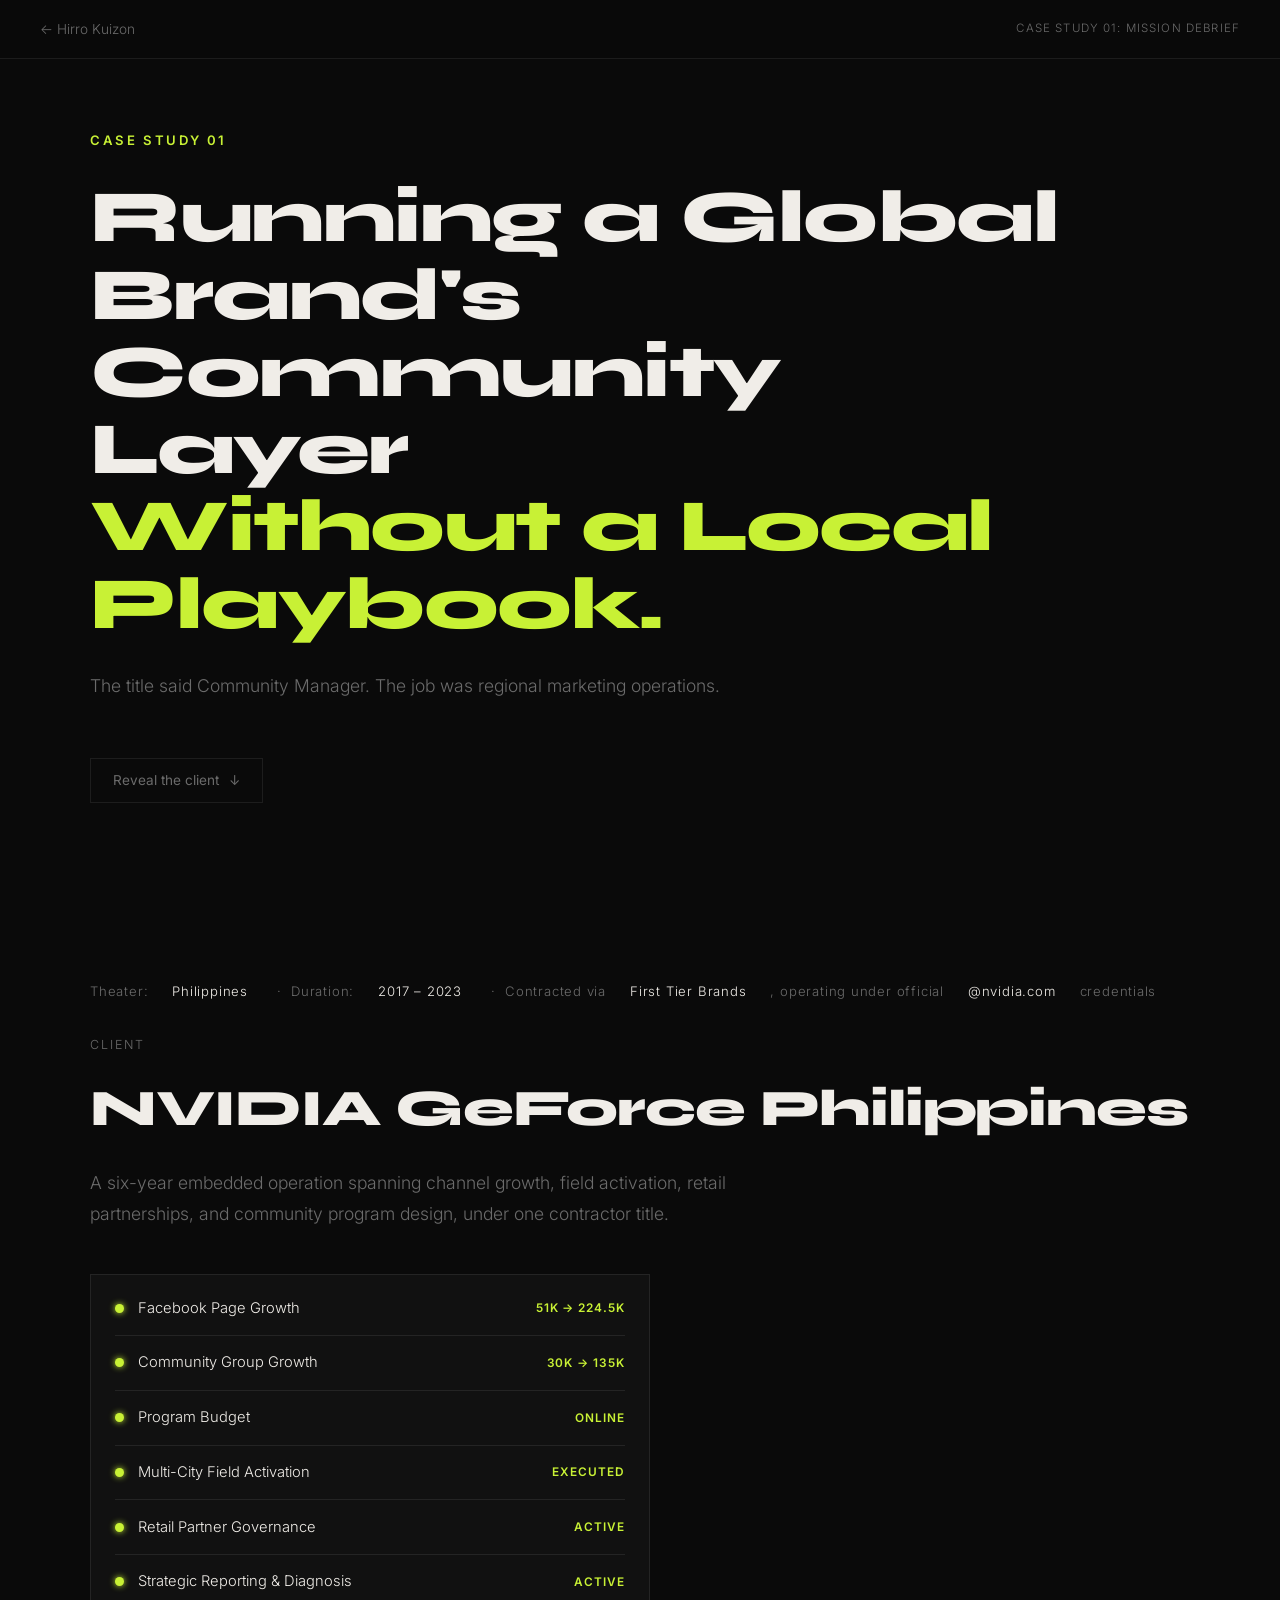
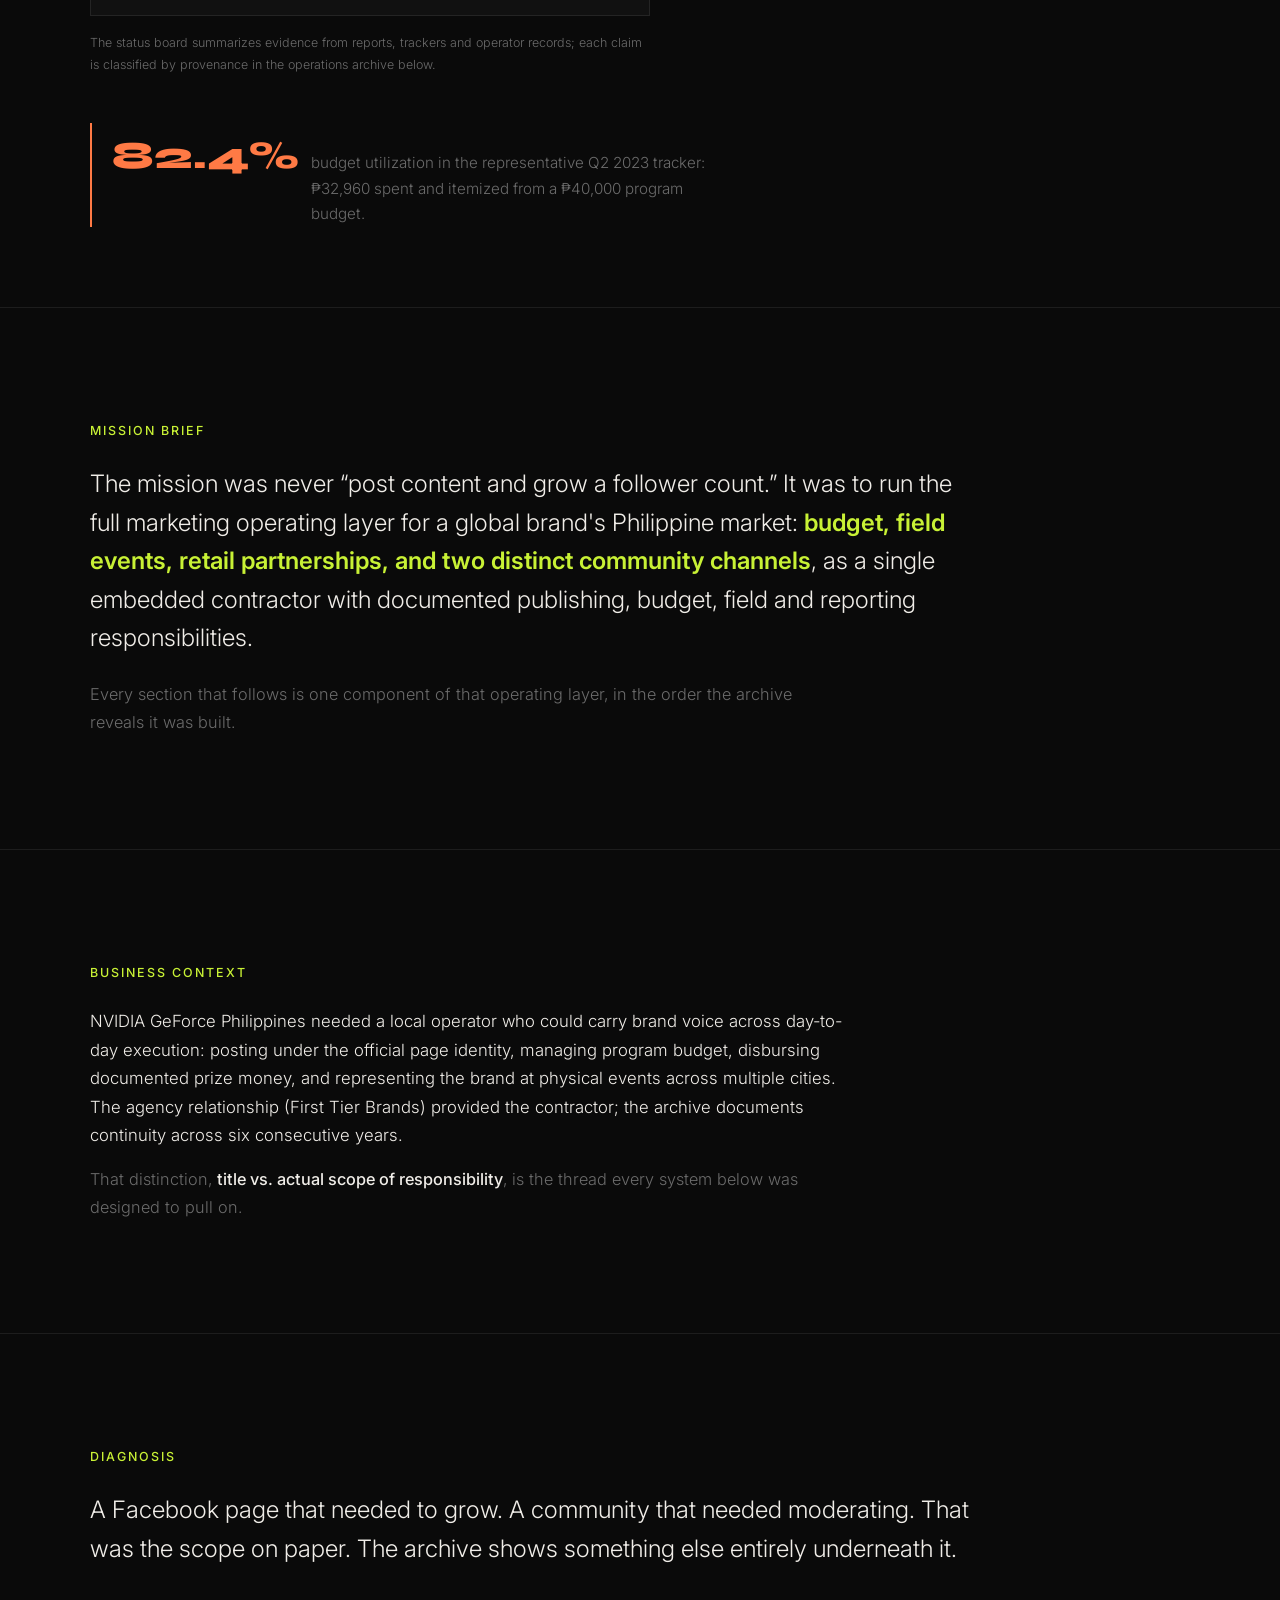
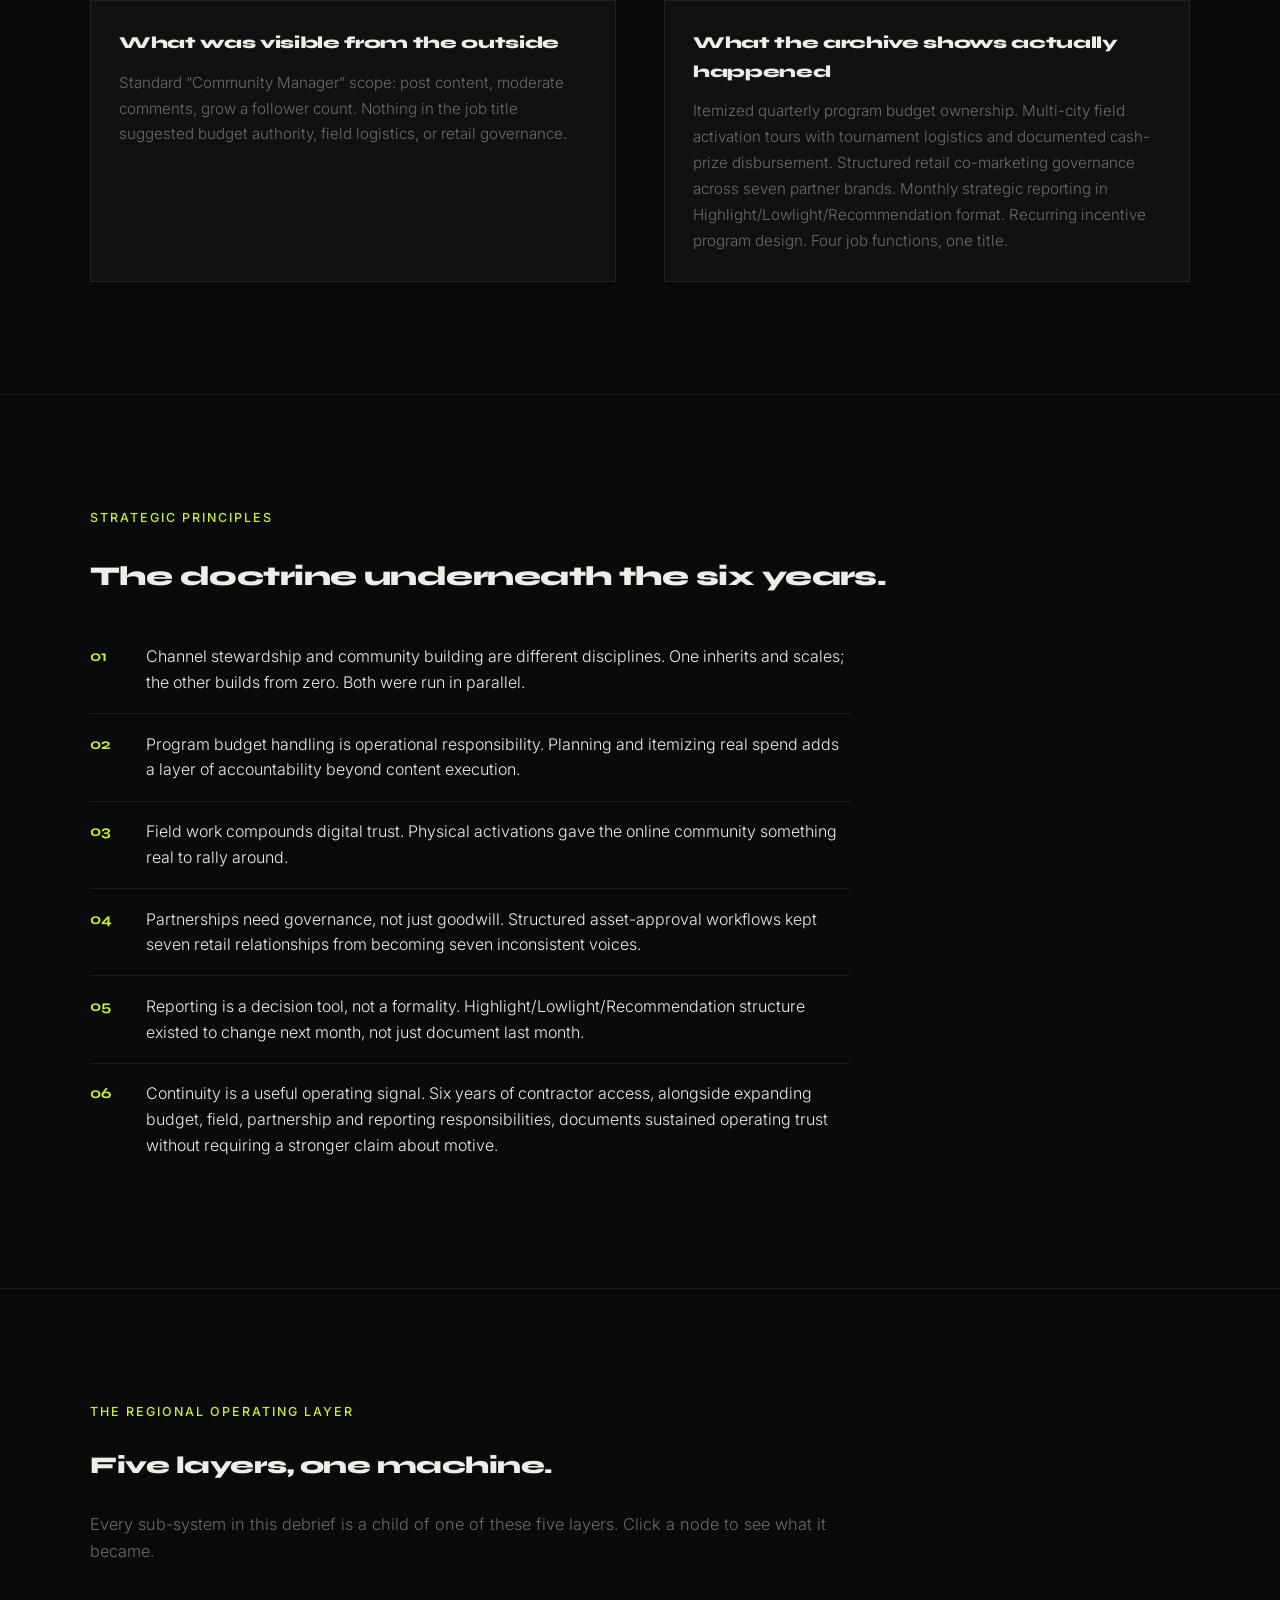
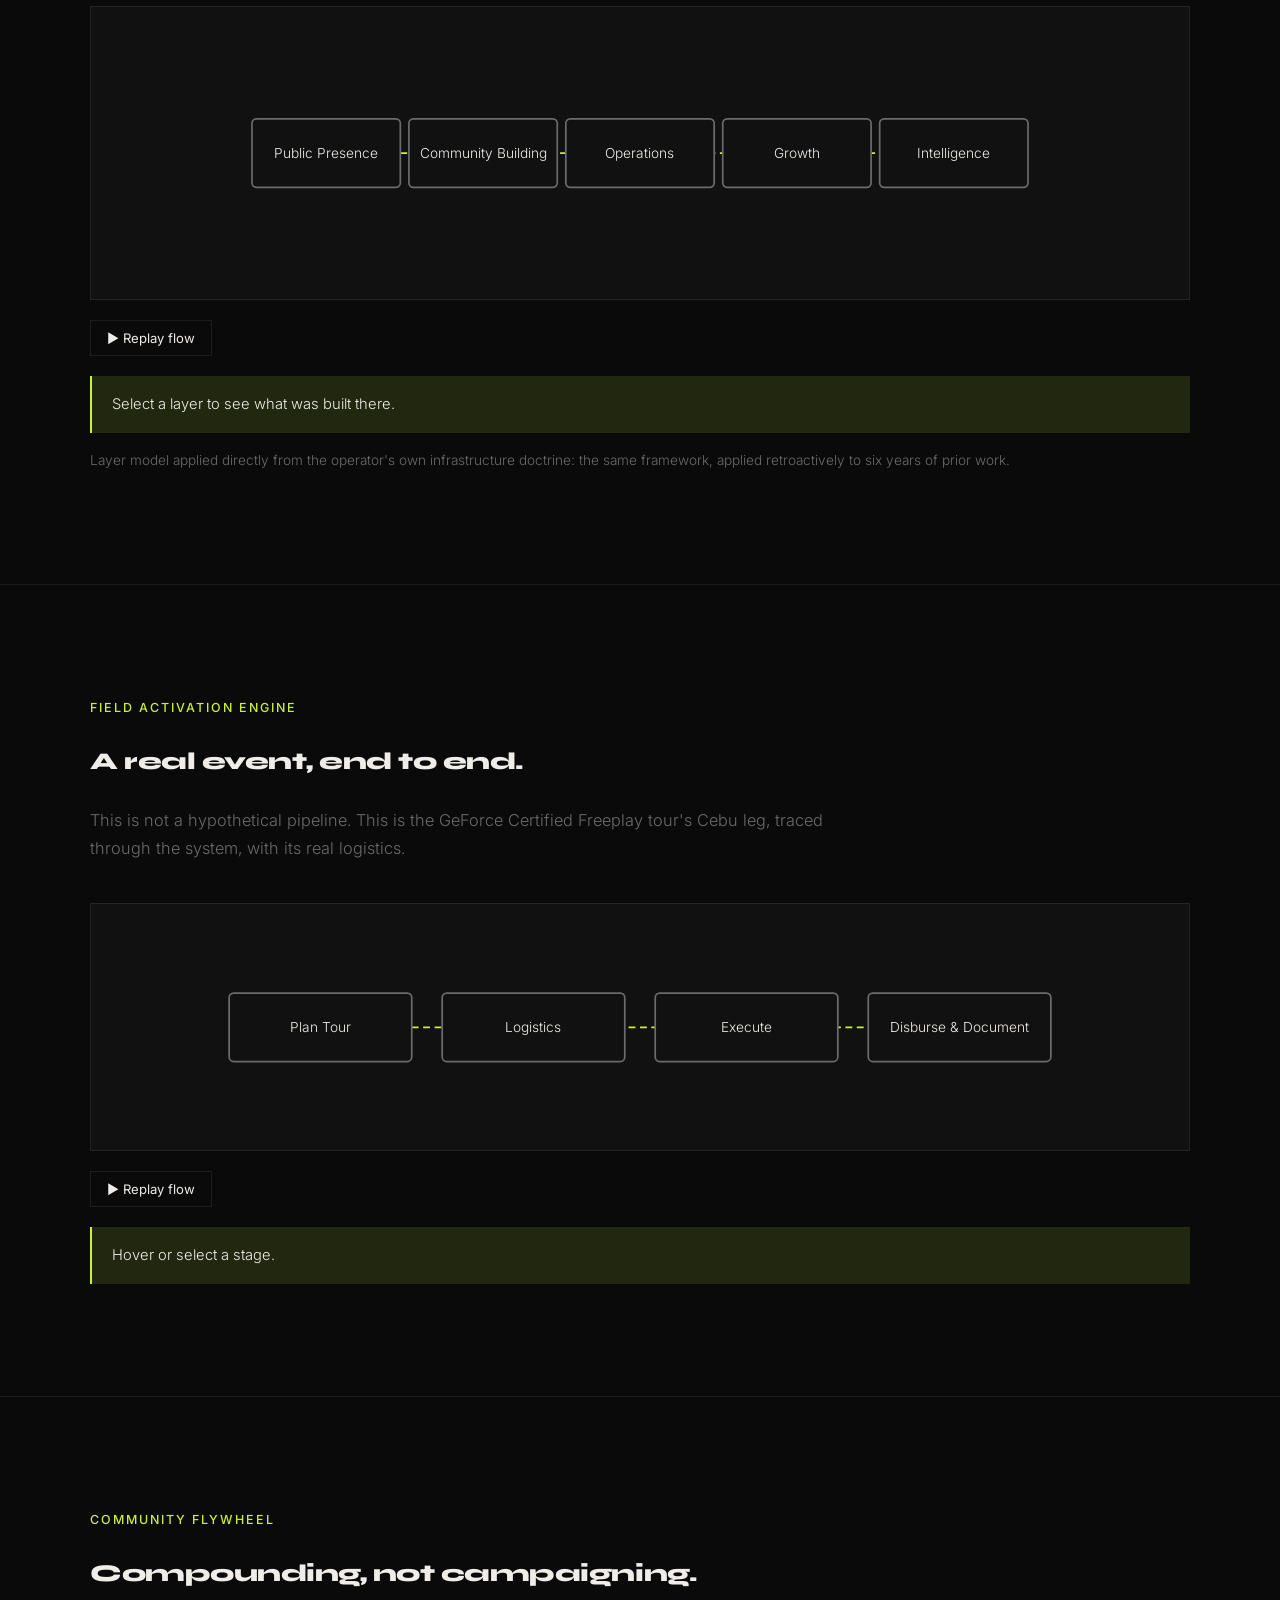
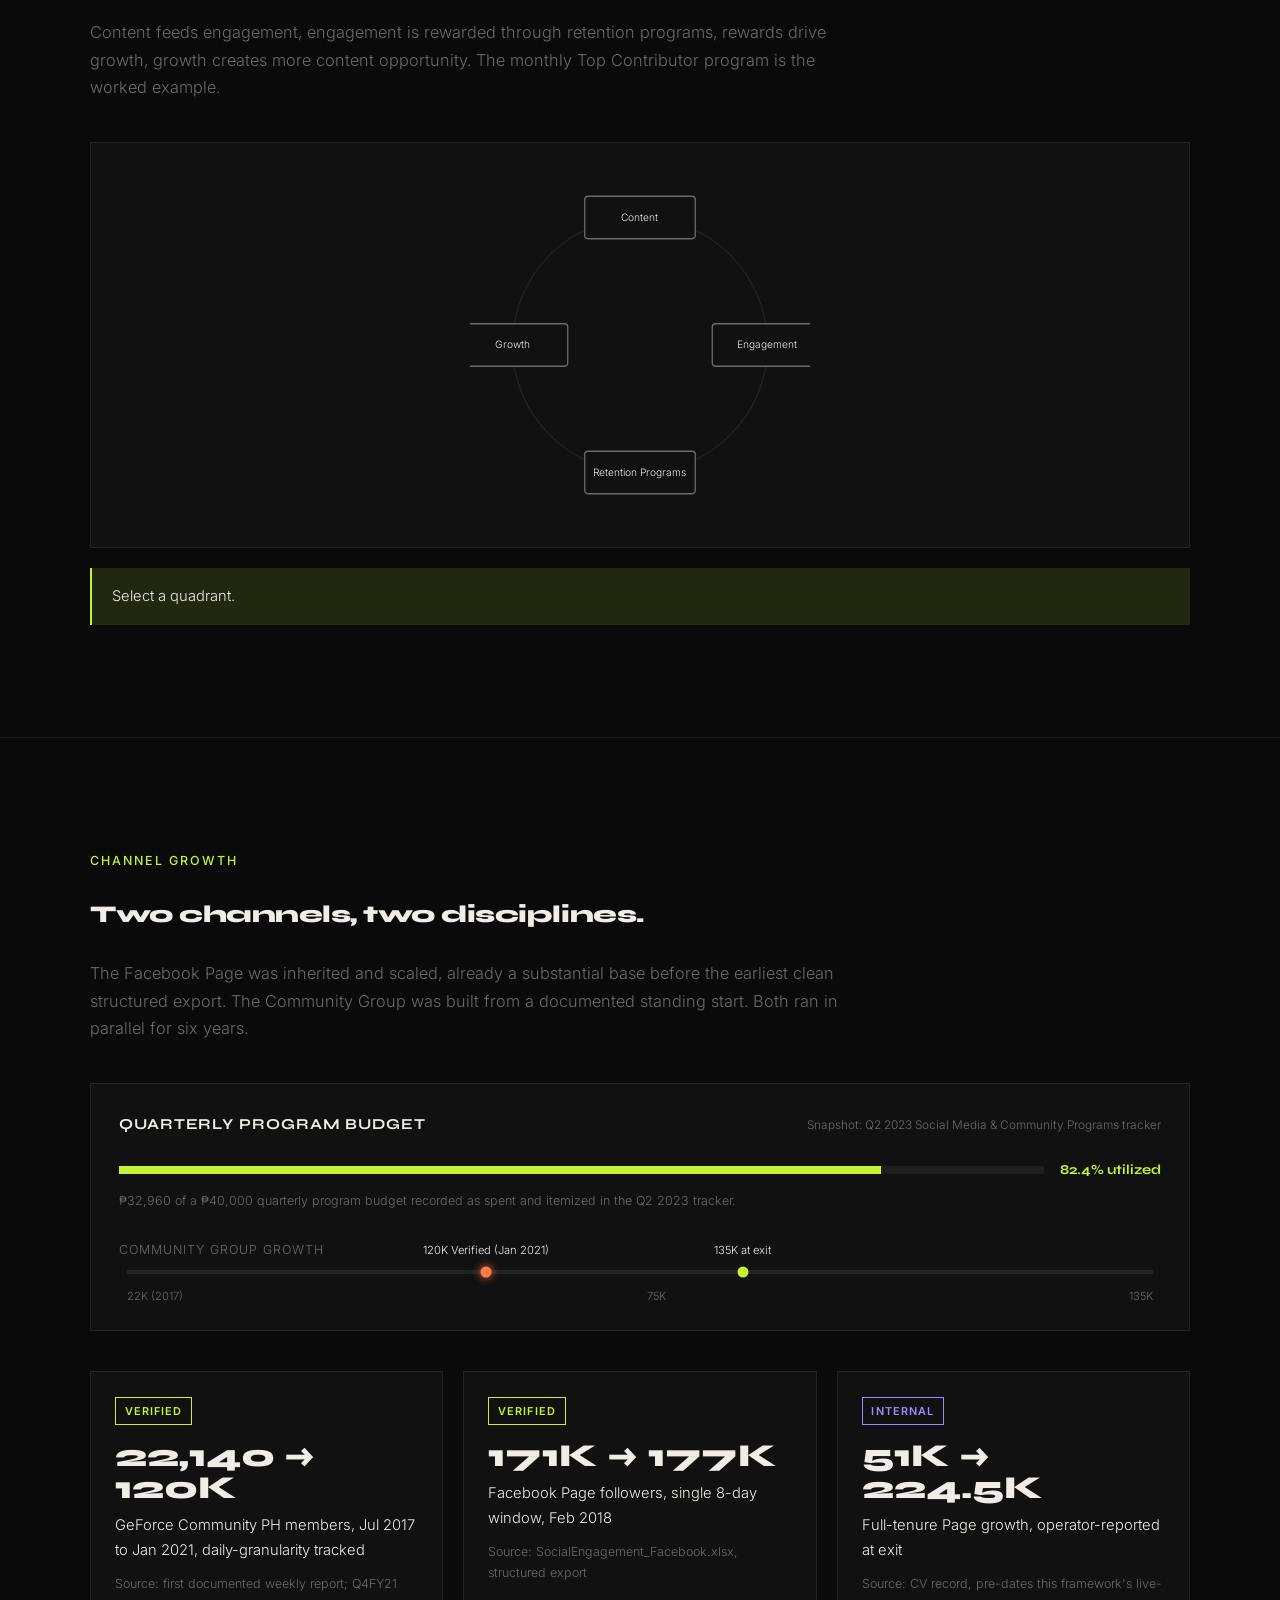
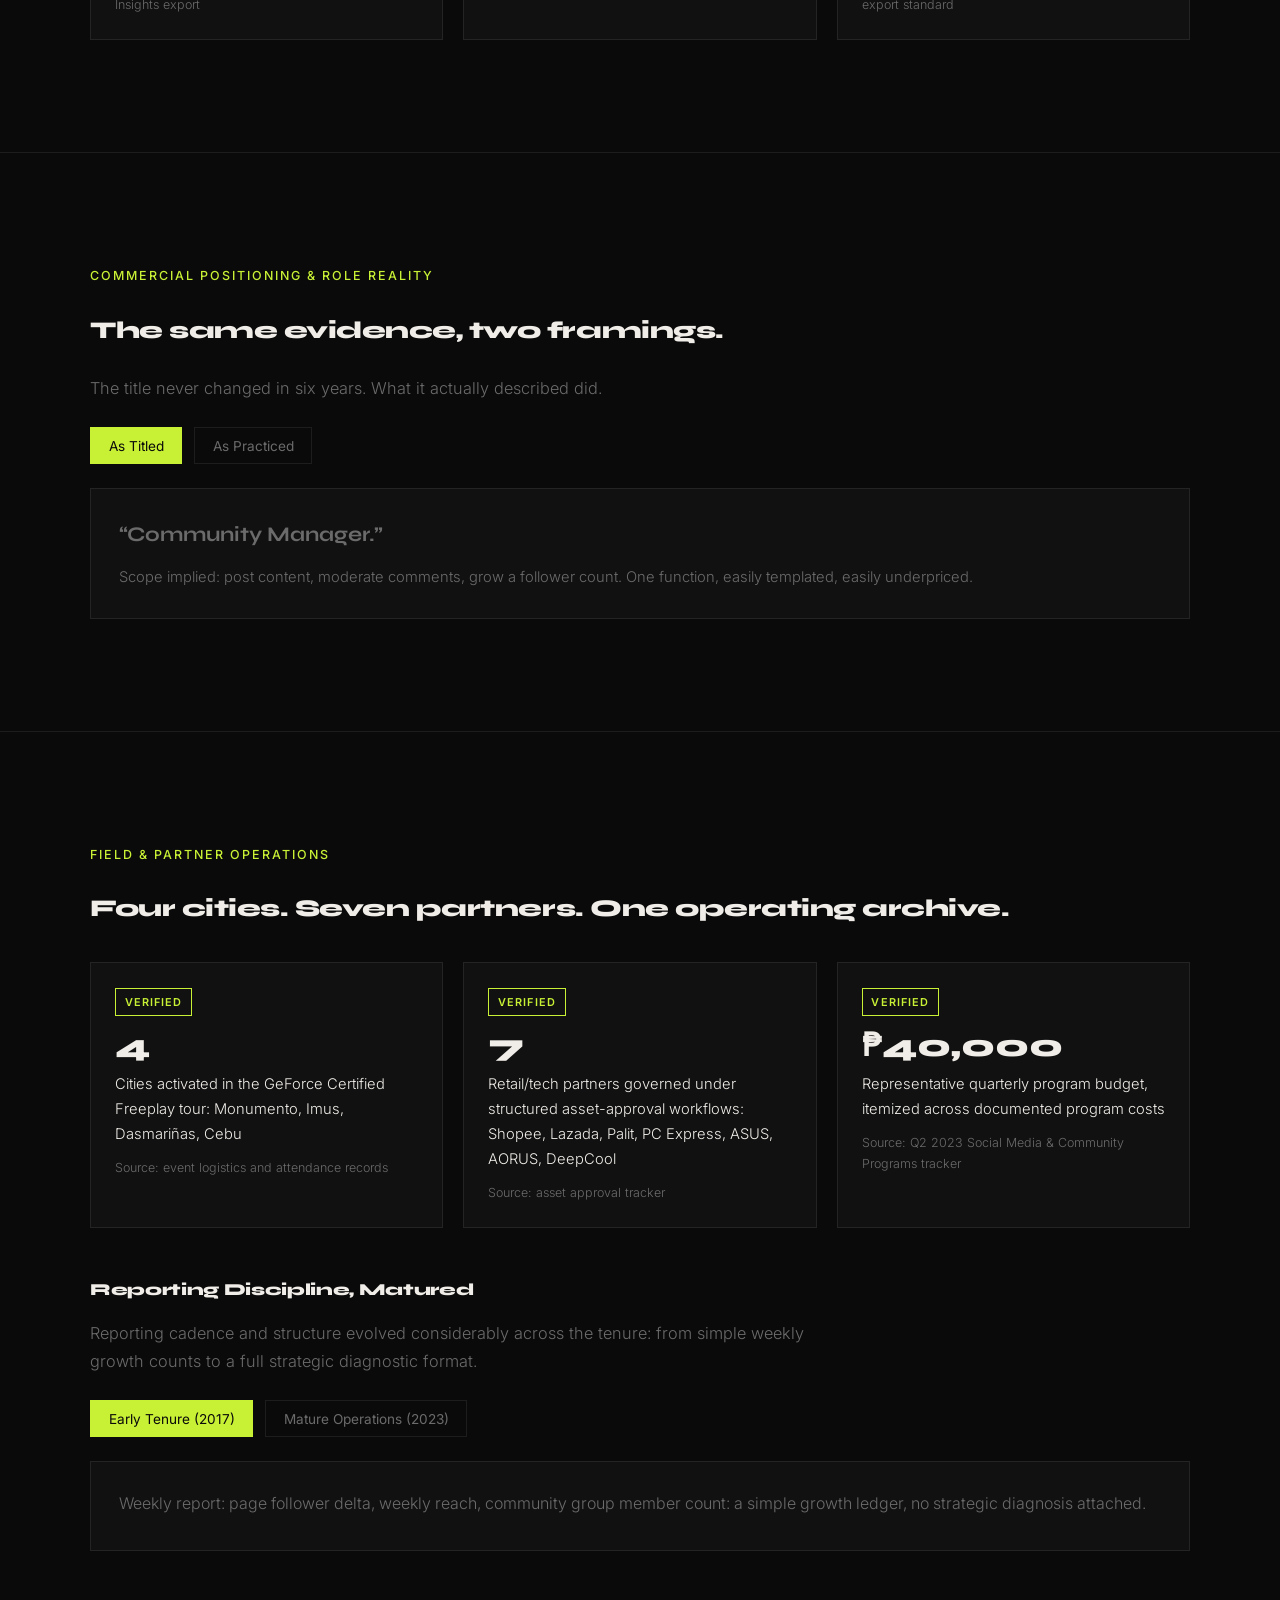
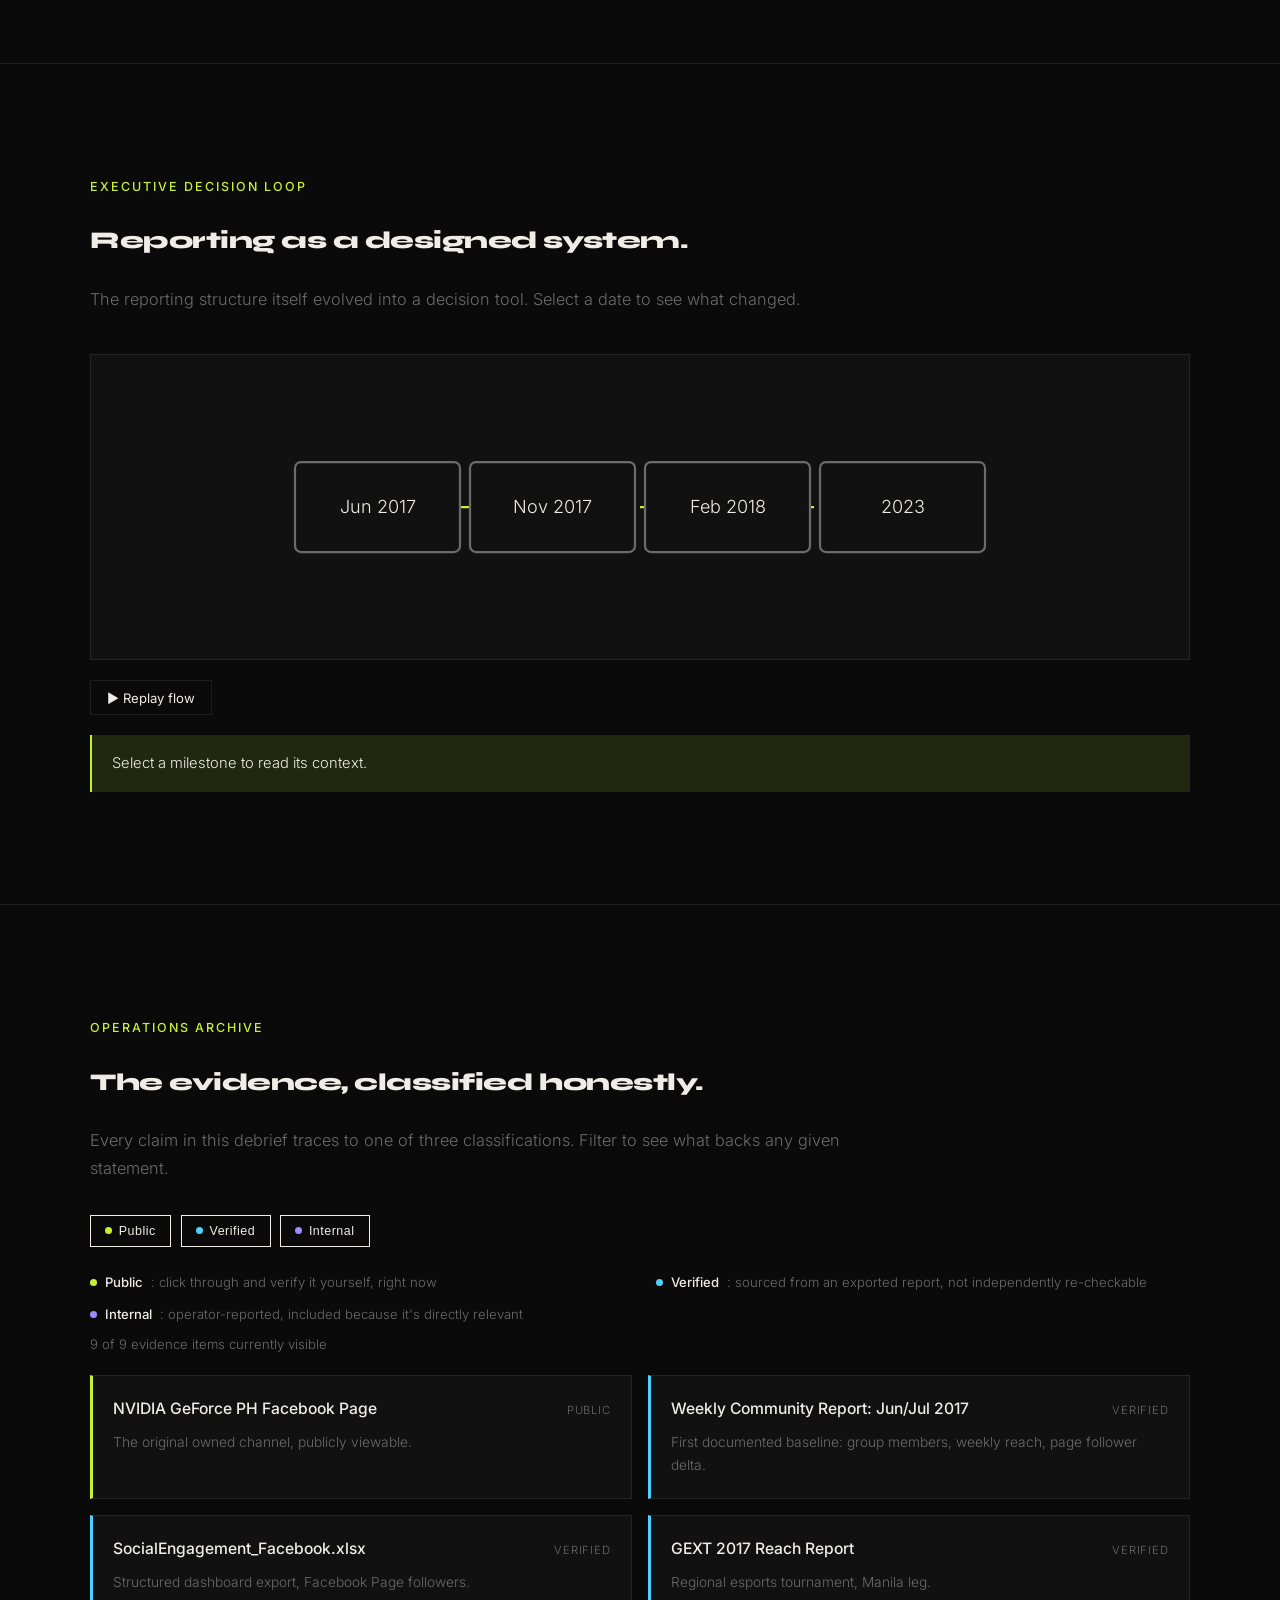
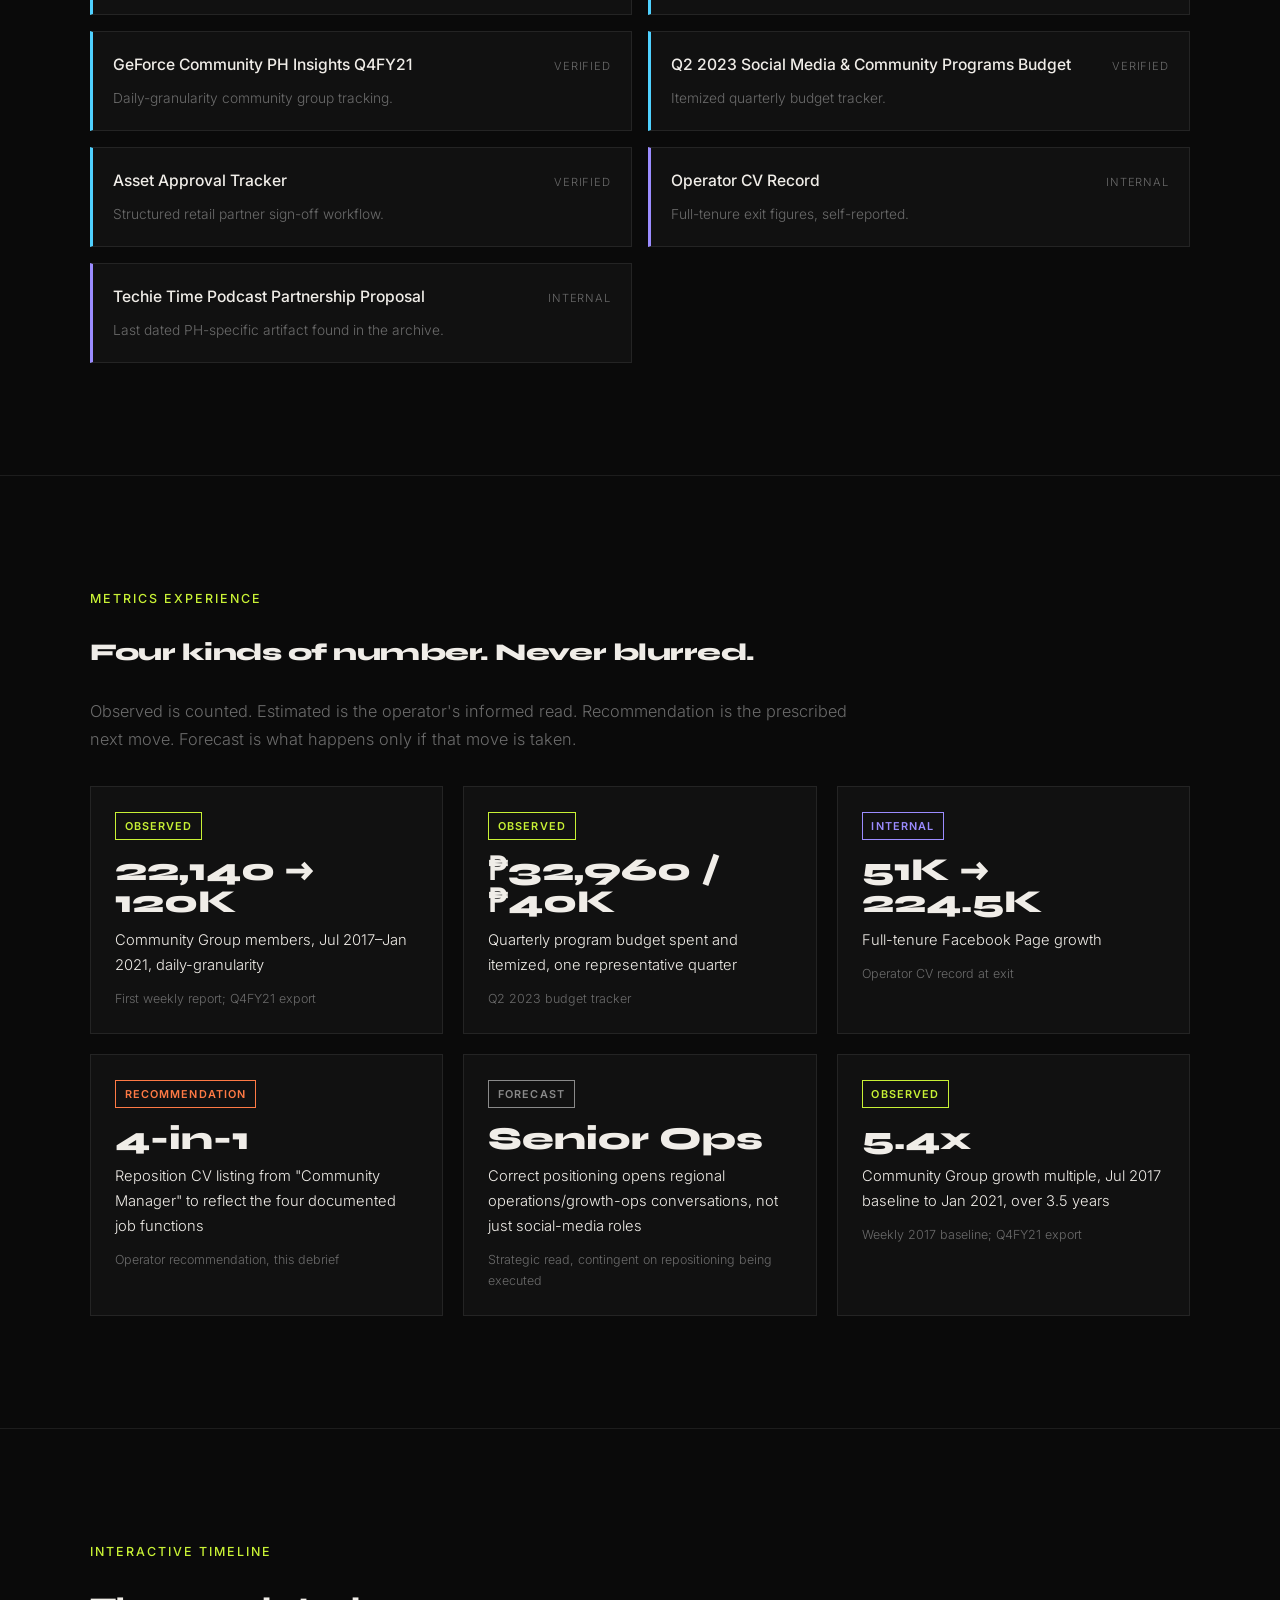
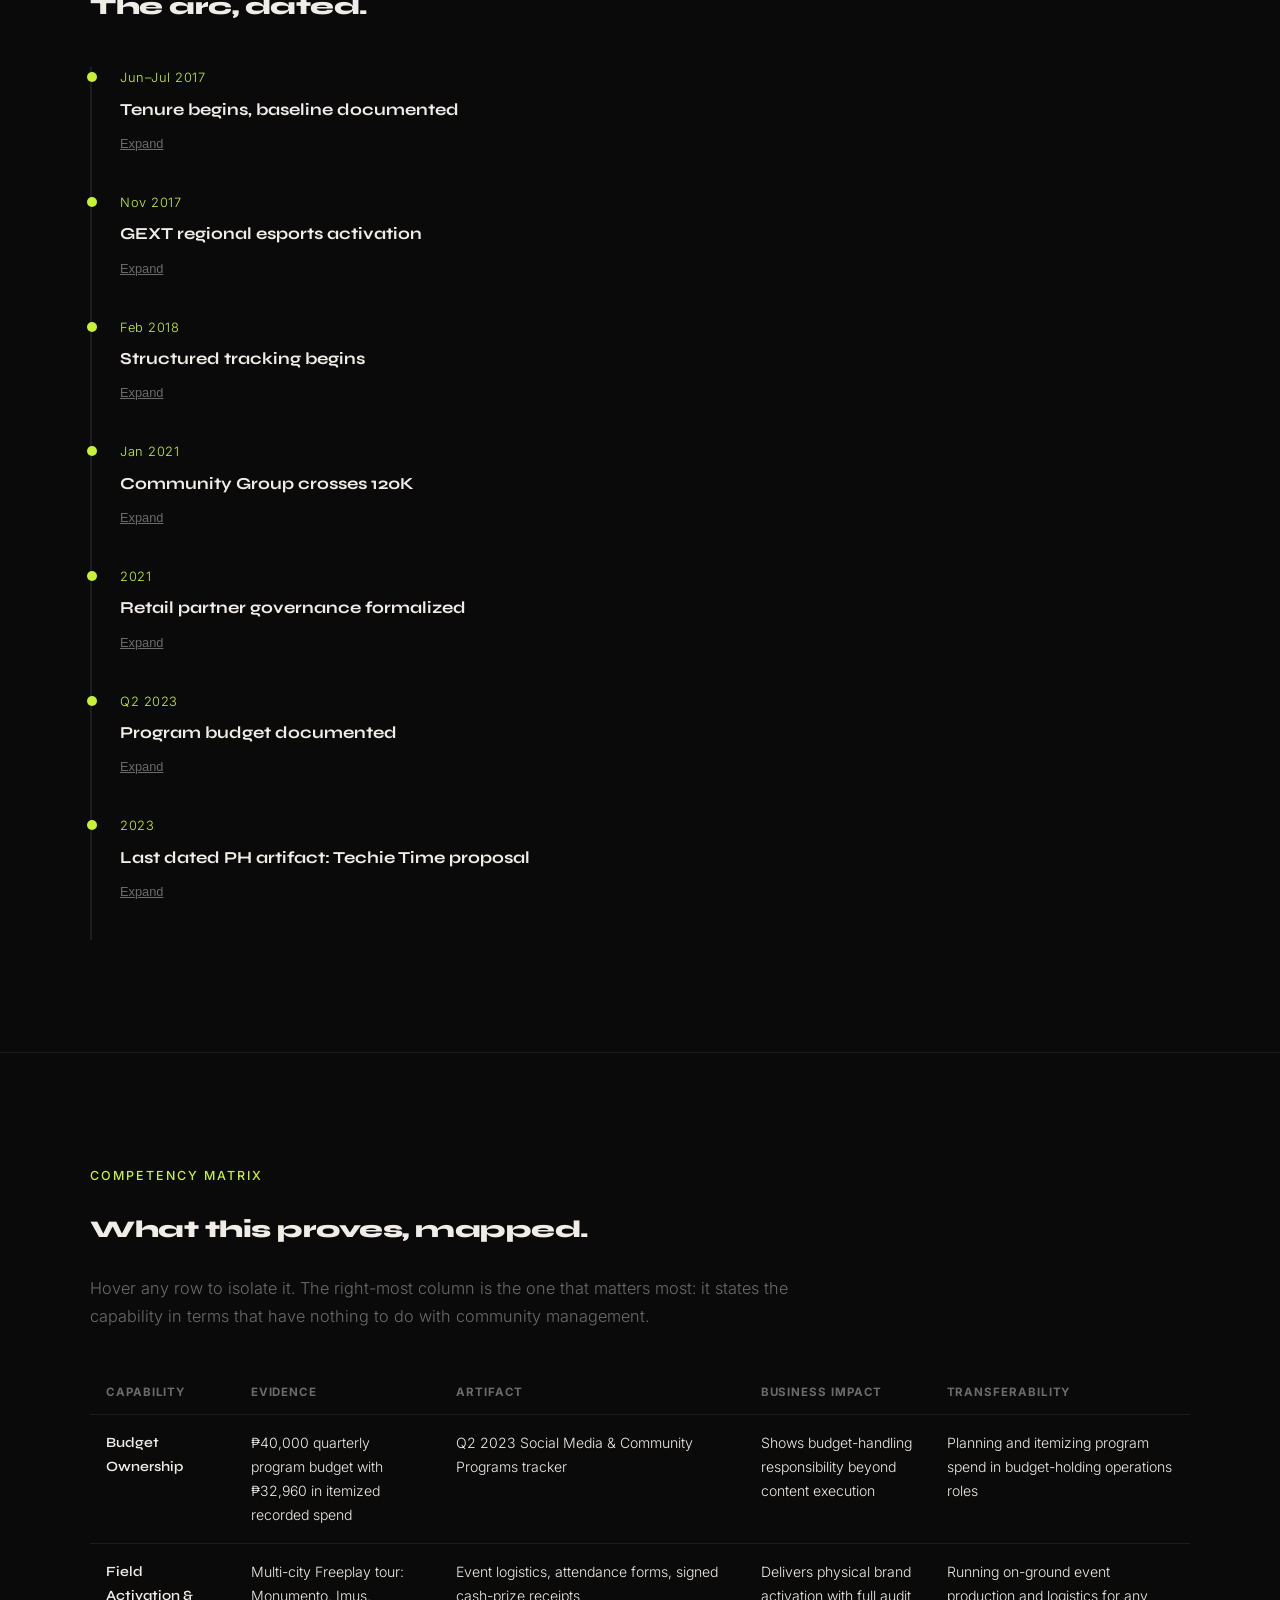
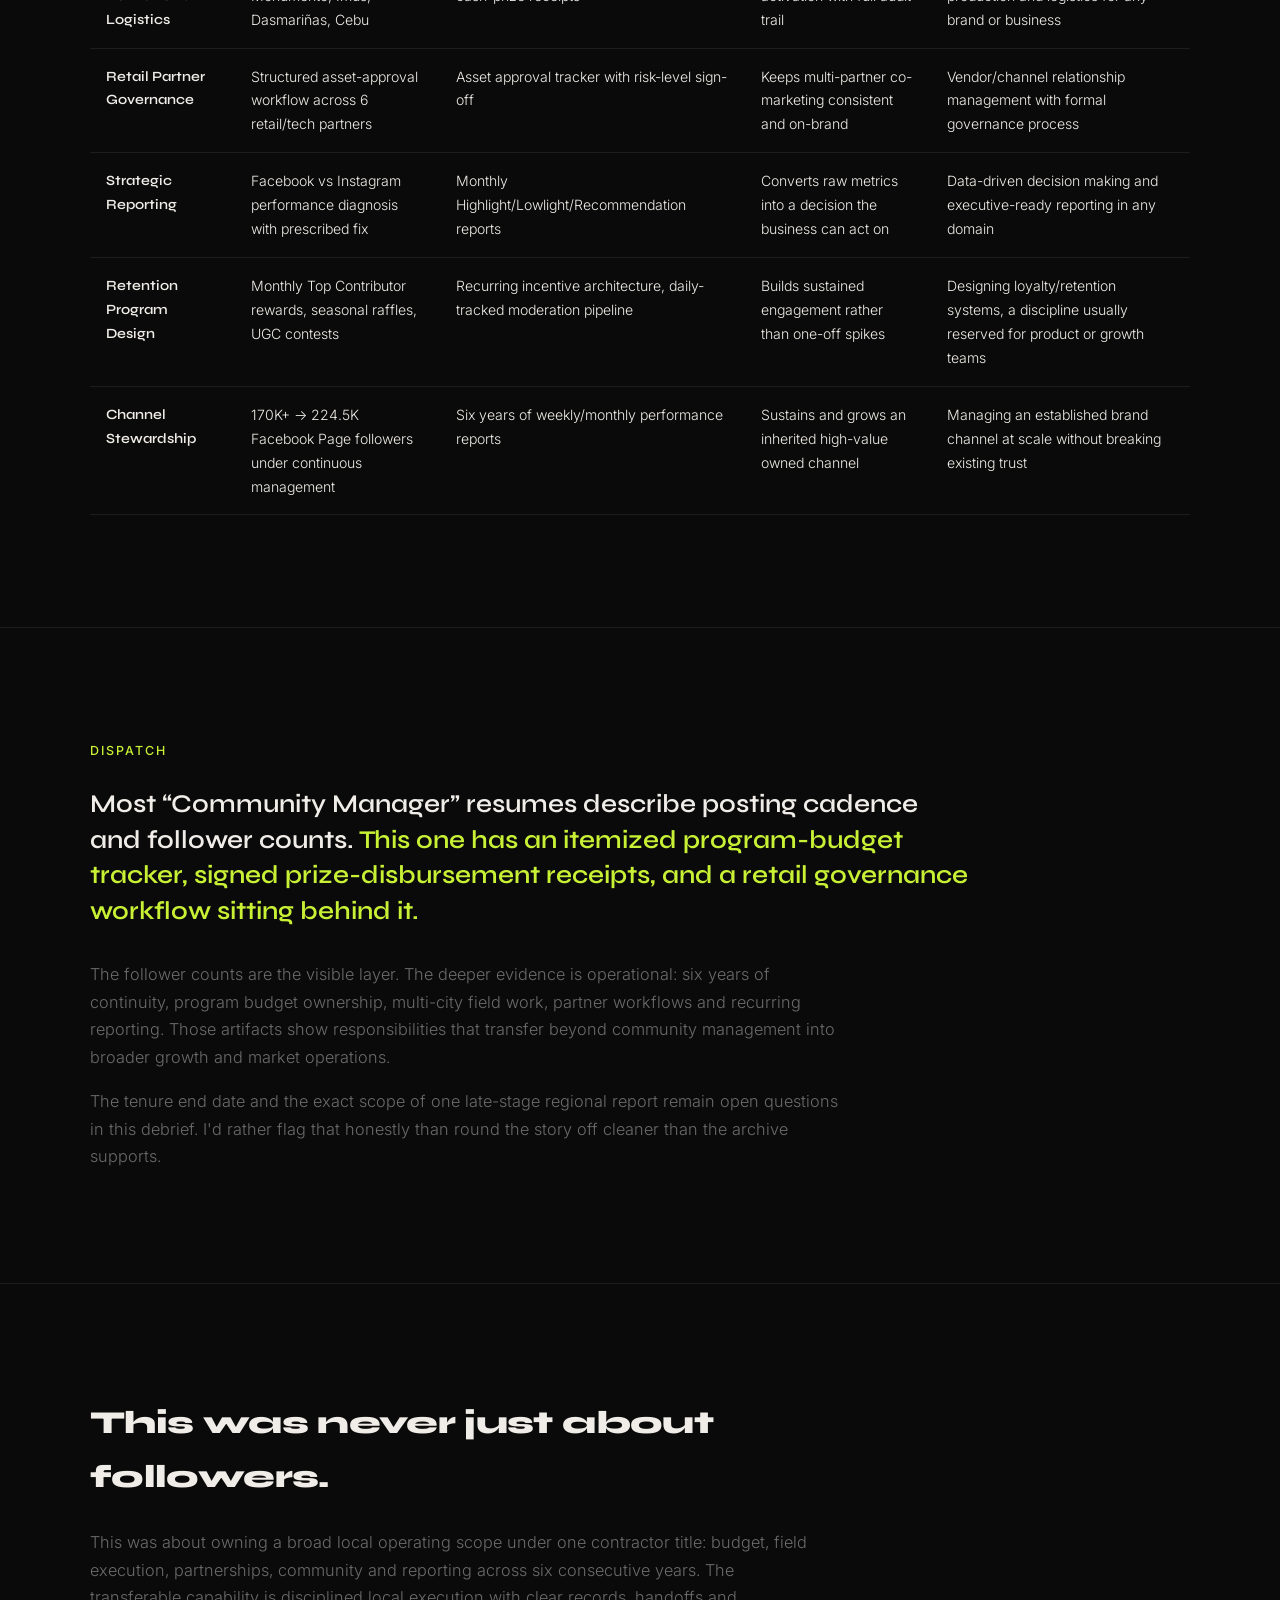
<file: case-studies/nvidia-geforce-ph.html>
<!DOCTYPE html>
<html lang="en">
<head>
<meta charset="UTF-8">
<meta name="viewport" content="width=device-width, initial-scale=1.0">
<title>NVIDIA GeForce Philippines: Mission Debrief | Hirro Kuizon</title>
<meta name="description" content="A regional operations case study: how one embedded contractor ran budget, field activation, retail partnerships, and two community channels for a global hardware brand's Philippine market, for six consecutive years.">
<link rel="preconnect" href="https://fonts.googleapis.com">
<link href="https://fonts.googleapis.com/css2?family=Syne:wght@400;600;700;800&family=Inter:wght@300;400;500;600&display=swap" rel="stylesheet">
<style>
  *, *::before, *::after { box-sizing: border-box; margin: 0; padding: 0; }

  :root {
    --black: #0a0a0a;
    --off-white: #f0ede8;
    --mid: #6b6b6b;
    --accent: #c8f135;
    --accent-dim: rgba(200,241,53,0.12);
    --border: rgba(255,255,255,0.08);
    --card-bg: #111111;
    --internal: #9b8cff;
    --internal-dim: rgba(155,140,255,0.12);
    --pending: #8a8a8a;
    --pending-dim: rgba(138,138,138,0.10);
    --lever: #ff7a45;
    --lever-dim: rgba(255,122,69,0.12);
  }

  html { scroll-behavior: smooth; }

  @media (prefers-reduced-motion: reduce) {
    html { scroll-behavior: auto; }
    *, *::before, *::after {
      animation-duration: 0.001ms !important;
      animation-iteration-count: 1 !important;
      transition-duration: 0.001ms !important;
      scroll-behavior: auto !important;
    }
  }

  body {
    background: var(--black);
    color: var(--off-white);
    font-family: 'Inter', sans-serif;
    font-weight: 300;
    line-height: 1.7;
    font-size: 16px;
    -webkit-font-smoothing: antialiased;
  }

  section { padding: 7rem 2.5rem; max-width: 1180px; margin: 0 auto; }
  @media (max-width: 720px) { section { padding: 4rem 1.25rem; } }

  h1, h2, h3 { font-family: 'Syne', sans-serif; font-weight: 800; letter-spacing: -0.02em; }

  .section-label {
    font-size: 0.78rem;
    text-transform: uppercase;
    letter-spacing: 0.16em;
    color: var(--accent);
    margin-bottom: 1.5rem;
    font-weight: 500;
  }

  a { color: inherit; }
  .skip-link {
    position: absolute; left: -999px; top: 0; background: var(--accent); color: var(--black);
    padding: 0.75rem 1.25rem; z-index: 1000; font-weight: 600;
  }
  .skip-link:focus { left: 1rem; top: 1rem; }

  :focus-visible {
    outline: 2px solid var(--accent);
    outline-offset: 3px;
  }

  nav {
    position: fixed; top: 0; left: 0; right: 0; z-index: 100;
    display: flex; align-items: center; justify-content: space-between;
    padding: 1.1rem 2.5rem;
    background: rgba(10,10,10,0.88);
    backdrop-filter: blur(12px);
    border-bottom: 1px solid var(--border);
  }
  .nav-back { font-size: 0.85rem; color: var(--mid); text-decoration: none; display: flex; gap: 0.5rem; align-items: center; }
  .nav-back:hover { color: var(--off-white); }
  .nav-tag { font-size: 0.72rem; text-transform: uppercase; letter-spacing: 0.1em; color: var(--mid); }
  @media (max-width: 600px) { .nav-tag { display: none; } }

  .hero {
    min-height: 100vh; display: flex; flex-direction: column; justify-content: flex-end;
    padding: 7rem 2.5rem 5rem; max-width: 1180px; margin: 0 auto;
  }
  .hero-layer-one { justify-content: center; align-items: flex-start; }
  .case-study-kicker {
    font-size: 0.82rem; text-transform: uppercase; letter-spacing: 0.2em; color: var(--accent);
    margin-bottom: 1.75rem; font-weight: 600;
  }
  .scroll-cue {
    margin-top: 3.5rem; background: none; border: 1px solid var(--border); color: var(--mid);
    font-family: 'Inter', sans-serif; font-size: 0.85rem; padding: 0.85rem 1.4rem;
    display: inline-flex; align-items: center; gap: 0.6rem; cursor: pointer;
  }
  .scroll-cue:hover { color: var(--off-white); border-color: var(--off-white); }
  .scroll-cue-arrow { display: inline-block; animation: bobArrow 1.6s ease-in-out infinite; }
  @media (prefers-reduced-motion: reduce) { .scroll-cue-arrow { animation: none; } }
  @keyframes bobArrow { 0%,100%{ transform: translateY(0);} 50%{ transform: translateY(4px);} }

  .hero-layer-two { padding-top: 5rem; }
  .directed-by { font-size: 0.78rem; text-transform: uppercase; letter-spacing: 0.16em; color: var(--mid); margin-bottom: 0.6rem; }
  .hero-client-title { font-family:'Syne',sans-serif; font-weight: 800; font-size: clamp(2rem, 5vw, 3.2rem); margin-bottom: 1rem; }

  .mission-board {
    margin-top: 2.75rem; border: 1px solid var(--border); background: var(--card-bg);
    max-width: 560px; padding: 0.4rem 1.5rem;
  }
  .mission-row {
    display: flex; align-items: center; gap: 0.85rem; padding: 0.9rem 0;
    border-bottom: 1px solid var(--border); font-size: 0.92rem;
  }
  .mission-row:last-child { border-bottom: none; }
  .mission-light { width: 9px; height: 9px; border-radius: 50%; flex-shrink: 0; opacity: 0; transition: opacity 0.4s; }
  .mission-light.lit { opacity: 1; }
  .mission-light[data-status="online"] { background: var(--accent); box-shadow: 0 0 6px var(--accent); }
  .mission-light[data-status="contention"] { background: var(--lever); box-shadow: 0 0 6px var(--lever); }
  .mission-light[data-status="prototype"] { background: #4fd1ff; box-shadow: 0 0 6px #4fd1ff; }
  .mission-light[data-status="latent"] { background: var(--mid); }
  .mission-label { flex: 1; color: var(--off-white); }
  .mission-state { font-size: 0.74rem; letter-spacing: 0.08em; font-weight: 600; }
  .state-online { color: var(--accent); }
  .state-contention { color: var(--lever); }
  .state-prototype { color: #4fd1ff; }
  .state-latent { color: var(--mid); }
  .mission-board-note { font-size: 0.78rem; color: var(--mid); margin-top: 1rem; max-width: 560px; }

  .hero-coords {
    font-size: 0.82rem; color: var(--mid); letter-spacing: 0.06em; margin-bottom: 2rem;
    display: flex; gap: 1.5rem; flex-wrap: wrap;
  }
  .hero-coords span { color: var(--off-white); }
  .hero-title {
    font-size: clamp(2.1rem, 6.5vw, 4.6rem); line-height: 1.05; margin-bottom: 1.75rem; max-width: 980px;
  }
  .hero-title .hl { color: var(--accent); }
  .hero-sub { max-width: 640px; color: var(--mid); font-size: 1.1rem; line-height: 1.75; }
  .hero-metric {
    margin-top: 3rem; display: inline-flex; align-items: baseline; gap: 0.75rem;
    border-left: 2px solid var(--lever); padding-left: 1.25rem;
  }
  .hero-metric-value { font-family: 'Syne', sans-serif; font-weight: 800; font-size: 2.4rem; color: var(--lever); }
  .hero-metric-label { color: var(--mid); font-size: 0.95rem; max-width: 420px; }

  hr.full-divider { border: none; border-top: 1px solid var(--border); }

  .lede { font-size: 1.5rem; line-height: 1.6; max-width: 880px; color: var(--off-white); font-weight: 300; }
  .lede strong { color: var(--accent); font-weight: 600; }
  .body-text { max-width: 760px; color: var(--mid); font-size: 1.02rem; margin-top: 1.5rem; }
  .body-text + .body-text { margin-top: 1rem; }
  .body-text strong { color: var(--off-white); font-weight: 500; }

  .diagnosis-grid { display: grid; grid-template-columns: 1fr 1fr; gap: 3rem; margin-top: 2rem; }
  @media (max-width: 800px) { .diagnosis-grid { grid-template-columns: 1fr; } }
  .diagnosis-card { border: 1px solid var(--border); padding: 1.75rem; background: var(--card-bg); }
  .diagnosis-card h3 { font-size: 1.05rem; margin-bottom: 0.75rem; color: var(--off-white); }
  .diagnosis-card p { color: var(--mid); font-size: 0.95rem; }

  .principles-list { list-style: none; max-width: 760px; }
  .principles-list li { display: flex; gap: 1.5rem; padding: 1.1rem 0; border-bottom: 1px solid var(--border); }
  .principles-list li:last-child { border-bottom: none; }
  .principle-num { font-family:'Syne',sans-serif; font-weight: 700; color: var(--accent); font-size: 0.95rem; flex-shrink: 0; width: 2rem; }
  .principle-text { color: var(--off-white); font-size: 1rem; line-height: 1.6; }

  .diagram-wrap { margin-top: 2.5rem; }
  .diagram-svg-wrap {
    border: 1px solid var(--border); background: var(--card-bg); padding: 2rem 1.5rem;
    overflow-x: auto;
  }
  .diagram-svg-wrap svg { display: block; margin: 0 auto; max-width: 100%; height: auto; }
  .sr-only {
    position: absolute; width: 1px; height: 1px; padding: 0; margin: -1px; overflow: hidden;
    clip: rect(0,0,0,0); white-space: nowrap; border: 0;
  }
  .diagram-node {
    cursor: pointer; fill: var(--card-bg); stroke: var(--mid); stroke-width: 1.5;
    transition: stroke 0.2s, fill 0.2s;
  }
  .diagram-node:hover, .diagram-node:focus, .diagram-node.active {
    stroke: var(--accent); fill: var(--accent-dim);
  }
  .diagram-node-label { fill: var(--off-white); font-family: 'Inter', sans-serif; font-size: 12px; pointer-events: none; }
  .diagram-edge { stroke: var(--border); stroke-width: 1.5; fill: none; }
  .diagram-edge.flow { stroke: var(--accent); stroke-dasharray: 6 4; }
  .diagram-detail {
    margin-top: 1.25rem; padding: 1rem 1.25rem; border-left: 2px solid var(--accent);
    background: var(--accent-dim); font-size: 0.92rem; color: var(--off-white); min-height: 2.5em;
  }
  .diagram-play-btn {
    margin-top: 1.25rem; background: none; border: 1px solid var(--border); color: var(--off-white);
    font-family: 'Inter', sans-serif; font-size: 0.82rem; padding: 0.55rem 1rem; cursor: pointer;
    display: inline-flex; align-items: center; gap: 0.5rem;
  }
  .diagram-play-btn:hover { border-color: var(--accent); color: var(--accent); }
  .diagram-play-btn:disabled { opacity: 0.4; cursor: default; }
  .diagram-caption { margin-top: 1rem; font-size: 0.85rem; color: var(--mid); }

  @keyframes drawFlow { from { stroke-dashoffset: 240; } to { stroke-dashoffset: 0; } }
  .anim-flow { stroke-dasharray: 240; stroke-dashoffset: 240; animation: drawFlow 1.4s ease forwards; animation-play-state: paused; }
  .in-view .anim-flow { animation-play-state: running; }
  @media (prefers-reduced-motion: reduce) {
    .anim-flow { stroke-dashoffset: 0; animation: none; }
  }

  @keyframes slowSpin { from { transform: rotate(0deg); } to { transform: rotate(360deg); } }
  .flywheel-rotor { transform-origin: center; animation: slowSpin 40s linear infinite; }
  @media (prefers-reduced-motion: reduce) { .flywheel-rotor { animation: none; } }

  .toggle-row { display: flex; gap: 0.75rem; margin-top: 1.5rem; }
  .toggle-btn {
    font-family: 'Inter', sans-serif; font-size: 0.85rem; padding: 0.6rem 1.1rem;
    background: transparent; border: 1px solid var(--border); color: var(--mid); cursor: pointer;
  }
  .toggle-btn.active { color: var(--black); background: var(--accent); border-color: var(--accent); }
  .position-panel { margin-top: 1.5rem; border: 1px solid var(--border); background: var(--card-bg); padding: 1.75rem; min-height: 90px; }
  .position-panel.before { color: var(--mid); }
  .position-panel.after { color: var(--accent); }
  .position-panel .quote { font-family: 'Syne', sans-serif; font-size: 1.3rem; font-weight: 700; }

  .metrics-grid { display: grid; grid-template-columns: repeat(3, 1fr); gap: 1.25rem; margin-top: 2rem; }
  @media (max-width: 900px) { .metrics-grid { grid-template-columns: repeat(2,1fr); } }
  @media (max-width: 600px) { .metrics-grid { grid-template-columns: 1fr; } }

  .instrument-panel { border: 1px solid var(--border); background: var(--card-bg); padding: 1.75rem 1.75rem 1.5rem; margin-top: 2.5rem; }
  .instrument-head { display: flex; justify-content: space-between; align-items: baseline; flex-wrap: wrap; gap: 0.5rem; margin-bottom: 1.25rem; }
  .instrument-label { font-family: 'Syne', sans-serif; font-weight: 700; font-size: 0.95rem; text-transform: uppercase; letter-spacing: 0.06em; color: var(--off-white); }
  .instrument-snapshot { font-size: 0.74rem; color: var(--mid); }
  .instrument-bar-row { display: flex; align-items: center; gap: 1rem; margin-bottom: 1.75rem; }
  .instrument-bar-track { flex: 1; height: 8px; background: rgba(255,255,255,0.06); position: relative; }
  .instrument-bar-fill { height: 100%; background: var(--accent); transition: width 1.1s cubic-bezier(.2,.8,.2,1); }
  @media (prefers-reduced-motion: reduce) { .instrument-bar-fill { transition: none; } }
  .instrument-bar-value { font-family: 'Syne', sans-serif; font-weight: 700; font-size: 0.85rem; color: var(--accent); white-space: nowrap; }
  .instrument-bar-caption { font-size: 0.78rem; color: var(--mid); margin-top: -1.2rem; margin-bottom: 1.75rem; }

  .gauge-label { font-size: 0.78rem; color: var(--mid); text-transform: uppercase; letter-spacing: 0.08em; display: block; margin-bottom: 0.6rem; }
  .gauge-track { position: relative; height: 4px; background: rgba(255,255,255,0.08); margin: 0 0.5rem; }
  .gauge-marker { position: absolute; top: 50%; transform: translate(-50%, -50%); }
  .gauge-dot { display: block; width: 11px; height: 11px; border-radius: 50%; }
  .gauge-marker.observed .gauge-dot { background: var(--lever); box-shadow: 0 0 8px var(--lever); }
  .gauge-marker.target .gauge-dot { background: var(--accent); }
  .gauge-tag { position: absolute; top: -1.6rem; left: 50%; transform: translateX(-50%); font-size: 0.7rem; white-space: nowrap; color: var(--off-white); }
  .gauge-scale { display: flex; justify-content: space-between; margin: 0.8rem 0.5rem 0; font-size: 0.7rem; color: var(--mid); }

  .epistemic-tag {
    display: inline-block; font-size: 0.68rem; text-transform: uppercase; letter-spacing: 0.1em;
    padding: 0.25rem 0.55rem; border: 1px solid currentColor; margin-bottom: 0.9rem; font-weight: 600;
  }
  .tag-observed { color: var(--accent); }
  .tag-estimated { color: var(--internal); }
  .tag-recommendation { color: var(--lever); }
  .tag-forecast { color: var(--pending); }

  .metric-card { border: 1px solid var(--border); background: var(--card-bg); padding: 1.5rem; }
  .metric-value { font-family: 'Syne', sans-serif; font-weight: 800; font-size: 2rem; line-height: 1; margin-bottom: 0.6rem; }
  .metric-context { color: var(--off-white); font-size: 0.92rem; margin-bottom: 0.6rem; }
  .metric-source { color: var(--mid); font-size: 0.78rem; }

  .archive-filters { display: flex; gap: 0.6rem; flex-wrap: wrap; margin: 2rem 0 1.5rem; }
  .filter-btn {
    font-size: 0.78rem; letter-spacing: 0.04em; padding: 0.5rem 0.9rem;
    border: 1px solid var(--border); background: transparent; color: var(--mid); cursor: pointer;
    display: inline-flex; align-items: center; gap: 0.4rem;
  }
  .filter-btn[aria-pressed="true"] { color: var(--off-white); border-color: var(--off-white); }
  .filter-dot { width: 7px; height: 7px; border-radius: 50%; display: inline-block; }
  .dot-public { background: var(--accent); }
  .dot-verified { background: #4fd1ff; }
  .dot-internal { background: var(--internal); }
  .dot-pending { background: var(--pending); border: 1px dashed var(--pending); background: transparent; }

  .archive-count { color: var(--mid); font-size: 0.82rem; margin-bottom: 1.25rem; }

  .verify-legend { display: grid; grid-template-columns: repeat(2,1fr); gap: 0.6rem 2rem; margin: 1.5rem 0 0.5rem; }
  @media (max-width: 700px) { .verify-legend { grid-template-columns: 1fr; } }
  .verify-item { font-size: 0.82rem; color: var(--mid); display: flex; align-items: baseline; gap: 0.5rem; }
  .verify-item strong { color: var(--off-white); font-weight: 500; }
  .verify-item .filter-dot { flex-shrink: 0; transform: translateY(-1px); }

  .archive-grid { display: grid; grid-template-columns: repeat(2, 1fr); gap: 1rem; }
  @media (max-width: 800px) { .archive-grid { grid-template-columns: 1fr; } }

  .archive-card {
    border: 1px solid var(--border); background: var(--card-bg); padding: 1.25rem;
    cursor: pointer;
  }
  .archive-card[data-class="public"] { border-left: 3px solid var(--accent); }
  .archive-card[data-class="verified"] { border-left: 3px solid #4fd1ff; }
  .archive-card[data-class="internal"] { border-left: 3px solid var(--internal); }
  .archive-card[data-class="pending"] { border-left: 3px dashed var(--pending); }
  .archive-card-head { display: flex; justify-content: space-between; align-items: baseline; gap: 1rem; }
  .archive-card-title { font-size: 0.98rem; color: var(--off-white); font-weight: 500; }
  .archive-card-class { font-size: 0.7rem; text-transform: uppercase; letter-spacing: 0.08em; color: var(--mid); white-space: nowrap; }
  .archive-card-desc { color: var(--mid); font-size: 0.86rem; margin-top: 0.5rem; }
  .archive-card-detail {
    margin-top: 0.9rem; padding-top: 0.9rem; border-top: 1px solid var(--border);
    color: var(--off-white); font-size: 0.86rem; display: none;
  }
  .archive-card.expanded .archive-card-detail { display: block; }
  .archive-card-date { font-size: 0.74rem; color: var(--mid); margin-top: 0.4rem; }
  @keyframes flashHighlight { 0%,100% { border-color: var(--border); } 30% { border-color: var(--accent); } }
  .archive-card-flash { animation: flashHighlight 1.6s ease; }
  @media (prefers-reduced-motion: reduce) { .archive-card-flash { animation: none; outline: 2px solid var(--accent); } }

  .timeline { margin-top: 2.5rem; border-left: 2px solid var(--border); padding-left: 1.75rem; }
  .timeline-item { position: relative; padding-bottom: 2.25rem; }
  .timeline-item::before {
    content: ''; position: absolute; left: -2.05rem; top: 0.3rem; width: 10px; height: 10px;
    border-radius: 50%; background: var(--accent);
  }
  .timeline-date { font-size: 0.8rem; color: var(--accent); letter-spacing: 0.04em; margin-bottom: 0.4rem; }
  .timeline-title { font-family: 'Syne', sans-serif; font-weight: 700; font-size: 1.05rem; margin-bottom: 0.3rem; }
  .timeline-detail { color: var(--mid); font-size: 0.9rem; max-width: 680px; display: none; }
  .timeline-item.expanded .timeline-detail { display: block; }
  .timeline-toggle {
    background: none; border: none; color: var(--mid); font-size: 0.8rem; cursor: pointer;
    text-decoration: underline; padding: 0; margin-top: 0.3rem;
  }
  .timeline-evidence-link {
    display: block; margin-top: 0.9rem; background: none; border: 1px solid var(--border);
    color: var(--accent); font-size: 0.78rem; padding: 0.5rem 0.9rem; cursor: pointer;
    font-family: 'Inter', sans-serif;
  }
  .timeline-evidence-link:hover { border-color: var(--accent); }

  .matrix-wrap { margin-top: 2.5rem; overflow-x: auto; }
  table.competency { border-collapse: collapse; width: 100%; min-width: 760px; }
  table.competency th {
    text-align: left; font-size: 0.72rem; text-transform: uppercase; letter-spacing: 0.08em;
    color: var(--mid); padding: 0.75rem 1rem; border-bottom: 1px solid var(--border);
  }
  table.competency td {
    padding: 1rem; border-bottom: 1px solid var(--border); font-size: 0.88rem; color: var(--off-white);
    vertical-align: top;
  }
  table.competency tbody tr { transition: opacity 0.2s; cursor: pointer; }
  table.competency tbody tr.dim { opacity: 0.35; }
  .matrix-capability { font-weight: 600; font-family: 'Syne', sans-serif; }
  .matrix-transfer { color: var(--accent); }

  @media (max-width: 800px) {
    table.competency, table.competency thead, table.competency tbody, table.competency tr, table.competency td { display: block; width: 100%; }
    table.competency thead { display: none; }
    table.competency tr { border: 1px solid var(--border); margin-bottom: 1rem; padding: 1rem; }
    table.competency td { border: none; padding: 0.4rem 0; }
    table.competency td::before { content: attr(data-label); display: block; font-size: 0.68rem; text-transform: uppercase; color: var(--mid); margin-bottom: 0.2rem; }
  }

  .reflection-quote { font-family: 'Syne', sans-serif; font-size: 1.6rem; font-weight: 600; line-height: 1.4; max-width: 880px; color: var(--off-white); }
  .reflection-quote .hl { color: var(--accent); }

  .closer { text-align: left; }
  .closer-cta { display: inline-block; margin-top: 2rem; background: var(--accent); color: var(--black); font-family: 'Syne', sans-serif; font-weight: 700; padding: 0.95rem 1.75rem; text-decoration: none; font-size: 0.92rem; }
  .closer-cta:hover { opacity: 0.88; }

  footer { padding: 3rem 2.5rem; text-align: center; color: var(--mid); font-size: 0.82rem; border-top: 1px solid var(--border); }
</style>
</head>
<body>

<a href="#main" class="skip-link">Skip to content</a>

<nav>
  <a href="../index.html" class="nav-back">&larr; Hirro Kuizon</a>
  <span class="nav-tag">Case Study 01: Mission Debrief</span>
</nav>

<main id="main">

<header class="hero hero-layer-one">
  <div class="case-study-kicker">Case Study 01</div>
  <h1 class="hero-title">Running a Global Brand's<br>Community Layer<br><span class="hl">Without a Local Playbook.</span></h1>
  <p class="hero-sub">The title said Community Manager. The job was regional marketing operations.</p>
  <button class="scroll-cue" id="scroll-cue" aria-label="Scroll to reveal the client and mission status">
    <span>Reveal the client</span>
    <span class="scroll-cue-arrow" aria-hidden="true">↓</span>
  </button>
</header>

<header class="hero hero-layer-two" id="layer-two">
  <div class="hero-coords">
    Theater: <span>Philippines</span> &nbsp;·&nbsp; Duration: <span>2017 &ndash; 2023</span> &nbsp;·&nbsp; Contracted via <span>First Tier Brands</span>, operating under official <span>@nvidia.com</span> credentials
  </div>
  <div class="directed-by">Client</div>
  <h2 class="hero-client-title">NVIDIA GeForce Philippines</h2>
  <p class="hero-sub">A six-year embedded operation spanning channel growth, field activation, retail partnerships, and community program design, under one contractor title.</p>

  <div class="mission-board" role="group" aria-label="Mission status board">
    <div class="mission-row">
      <span class="mission-light" data-status="online"></span>
      <span class="mission-label">Facebook Page Growth</span>
      <span class="mission-state state-online">51K &rarr; 224.5K</span>
    </div>
    <div class="mission-row">
      <span class="mission-light" data-status="online"></span>
      <span class="mission-label">Community Group Growth</span>
      <span class="mission-state state-online">30K &rarr; 135K</span>
    </div>
    <div class="mission-row">
      <span class="mission-light" data-status="online"></span>
      <span class="mission-label">Program Budget</span>
      <span class="mission-state state-online">ONLINE</span>
    </div>
    <div class="mission-row">
      <span class="mission-light" data-status="online"></span>
      <span class="mission-label">Multi-City Field Activation</span>
      <span class="mission-state state-online">EXECUTED</span>
    </div>
    <div class="mission-row">
      <span class="mission-light" data-status="online"></span>
      <span class="mission-label">Retail Partner Governance</span>
      <span class="mission-state state-online">ACTIVE</span>
    </div>
    <div class="mission-row">
      <span class="mission-light" data-status="online"></span>
      <span class="mission-label">Strategic Reporting &amp; Diagnosis</span>
      <span class="mission-state state-online">ACTIVE</span>
    </div>
  </div>
  <p class="mission-board-note">The status board summarizes evidence from reports, trackers and operator records; each claim is classified by provenance in the operations archive below.</p>

  <div class="hero-metric">
    <span class="hero-metric-value">82.4%</span>
    <span class="hero-metric-label">budget utilization in the representative Q2 2023 tracker: &#8369;32,960 spent and itemized from a &#8369;40,000 program budget.</span>
  </div>
</header>

<hr class="full-divider">

<section id="mission" aria-labelledby="mission-h">
  <div class="section-label">Mission Brief</div>
  <h2 id="mission-h" class="sr-only">Mission</h2>
  <p class="lede">The mission was never &ldquo;post content and grow a follower count.&rdquo; It was to run the full marketing operating layer for a global brand's Philippine market: <strong>budget, field events, retail partnerships, and two distinct community channels</strong>, as a single embedded contractor with documented publishing, budget, field and reporting responsibilities.</p>
  <p class="body-text">Every section that follows is one component of that operating layer, in the order the archive reveals it was built.</p>
</section>

<hr class="full-divider">

<section id="context" aria-labelledby="context-h">
  <div class="section-label">Business Context</div>
  <h2 id="context-h" class="sr-only">Business Context</h2>
  <p class="body-text" style="font-size:1.05rem; color:var(--off-white); max-width:760px;">NVIDIA GeForce Philippines needed a local operator who could carry brand voice across day-to-day execution: posting under the official page identity, managing program budget, disbursing documented prize money, and representing the brand at physical events across multiple cities. The agency relationship (First Tier Brands) provided the contractor; the archive documents continuity across six consecutive years.</p>
  <p class="body-text">That distinction, <strong>title vs. actual scope of responsibility</strong>, is the thread every system below was designed to pull on.</p>
</section>

<hr class="full-divider">

<section id="diagnosis" aria-labelledby="diagnosis-h">
  <div class="section-label">Diagnosis</div>
  <h2 id="diagnosis-h" class="sr-only">Diagnosis</h2>
  <p class="lede">A Facebook page that needed to grow. A community that needed moderating. That was the scope on paper. The archive shows something else entirely underneath it.</p>
  <div class="diagnosis-grid">
    <div class="diagnosis-card">
      <h3>What was visible from the outside</h3>
      <p>Standard &ldquo;Community Manager&rdquo; scope: post content, moderate comments, grow a follower count. Nothing in the job title suggested budget authority, field logistics, or retail governance.</p>
    </div>
    <div class="diagnosis-card">
      <h3>What the archive shows actually happened</h3>
      <p>Itemized quarterly program budget ownership. Multi-city field activation tours with tournament logistics and documented cash-prize disbursement. Structured retail co-marketing governance across seven partner brands. Monthly strategic reporting in Highlight/Lowlight/Recommendation format. Recurring incentive program design. Four job functions, one title.</p>
    </div>
  </div>
</section>

<hr class="full-divider">

<section id="principles" aria-labelledby="principles-h">
  <div class="section-label">Strategic Principles</div>
  <h2 id="principles-h" style="font-size:1.7rem; margin-bottom:1.75rem;">The doctrine underneath the six years.</h2>
  <ol class="principles-list">
    <li><span class="principle-num">01</span><span class="principle-text">Channel stewardship and community building are different disciplines. One inherits and scales; the other builds from zero. Both were run in parallel.</span></li>
    <li><span class="principle-num">02</span><span class="principle-text">Program budget handling is operational responsibility. Planning and itemizing real spend adds a layer of accountability beyond content execution.</span></li>
    <li><span class="principle-num">03</span><span class="principle-text">Field work compounds digital trust. Physical activations gave the online community something real to rally around.</span></li>
    <li><span class="principle-num">04</span><span class="principle-text">Partnerships need governance, not just goodwill. Structured asset-approval workflows kept seven retail relationships from becoming seven inconsistent voices.</span></li>
    <li><span class="principle-num">05</span><span class="principle-text">Reporting is a decision tool, not a formality. Highlight/Lowlight/Recommendation structure existed to change next month, not just document last month.</span></li>
    <li><span class="principle-num">06</span><span class="principle-text">Continuity is a useful operating signal. Six years of contractor access, alongside expanding budget, field, partnership and reporting responsibilities, documents sustained operating trust without requiring a stronger claim about motive.</span></li>
  </ol>
</section>

<hr class="full-divider">

<section id="growth-os" aria-labelledby="gos-h">
  <div class="section-label">The Regional Operating Layer</div>
  <h2 id="gos-h">Five layers, one machine.</h2>
  <p class="body-text">Every sub-system in this debrief is a child of one of these five layers. Click a node to see what it became.</p>
  <div class="diagram-wrap" data-animate>
    <div class="diagram-svg-wrap">
      <svg viewBox="0 0 920 200" role="img" aria-labelledby="gos-svg-title gos-svg-desc">
        <title id="gos-svg-title">Regional Operating Layer: five connected layers</title>
        <desc id="gos-svg-desc">A horizontal chain of five layers: Public Presence, Community Building, Operations, Growth, Intelligence, each connected in sequence.</desc>
        <path class="diagram-edge flow anim-flow" d="M120 100 H 800" />
        <g id="gos-nodes"></g>
      </svg>
    </div>
    <button class="diagram-play-btn" data-play="gos" aria-label="Replay gos sequence">&#9654; Replay flow</button>
    <div class="diagram-detail" id="gos-detail" aria-live="polite">Select a layer to see what was built there.</div>
    <p class="diagram-caption">Layer model applied directly from the operator's own infrastructure doctrine: the same framework, applied retroactively to six years of prior work.</p>
  </div>
</section>

<hr class="full-divider">

<section id="field-capture" aria-labelledby="fc-h">
  <div class="section-label">Field Activation Engine</div>
  <h2 id="fc-h">A real event, end to end.</h2>
  <p class="body-text">This is not a hypothetical pipeline. This is the GeForce Certified Freeplay tour's Cebu leg, traced through the system, with its real logistics.</p>
  <div class="diagram-wrap" data-animate>
    <div class="diagram-svg-wrap">
      <svg viewBox="0 0 920 160" role="img" aria-labelledby="fc-svg-title fc-svg-desc">
        <title id="fc-svg-title">Field Activation Pipeline</title>
        <desc id="fc-svg-desc">Four stages: plan the multi-city tour, arrange venue and travel logistics, execute the tournament, disburse and document cash prizes.</desc>
        <path class="diagram-edge flow anim-flow" d="M100 80 H 820" />
        <g id="fc-nodes"></g>
      </svg>
    </div>
    <button class="diagram-play-btn" data-play="fc" aria-label="Replay fc sequence">&#9654; Replay flow</button>
    <div class="diagram-detail" id="fc-detail" aria-live="polite">Hover or select a stage.</div>
  </div>
</section>

<hr class="full-divider">

<section id="flywheel" aria-labelledby="fw-h">
  <div class="section-label">Community Flywheel</div>
  <h2 id="fw-h">Compounding, not campaigning.</h2>
  <p class="body-text">Content feeds engagement, engagement is rewarded through retention programs, rewards drive growth, growth creates more content opportunity. The monthly Top Contributor program is the worked example.</p>
  <div class="diagram-wrap" data-animate>
    <div class="diagram-svg-wrap">
      <svg viewBox="0 0 400 400" role="img" aria-labelledby="fw-svg-title fw-svg-desc" style="max-width:340px;">
        <title id="fw-svg-title">Community Flywheel</title>
        <desc id="fw-svg-desc">A circular four-stage flywheel: Content, Engagement, Retention Programs, Growth, looping back to more Content.</desc>
        <g class="flywheel-rotor">
          <circle cx="200" cy="200" r="150" fill="none" stroke="var(--border)" stroke-width="1.5"/>
        </g>
        <g id="fw-nodes"></g>
      </svg>
    </div>
    <div class="diagram-detail" id="fw-detail" aria-live="polite">Select a quadrant.</div>
  </div>
</section>

<hr class="full-divider">

<section id="growth" aria-labelledby="growth-h">
  <div class="section-label">Channel Growth</div>
  <h2 id="growth-h">Two channels, two disciplines.</h2>
  <p class="body-text">The Facebook Page was inherited and scaled, already a substantial base before the earliest clean structured export. The Community Group was built from a documented standing start. Both ran in parallel for six years.</p>

  <div class="instrument-panel">
    <div class="instrument-head">
      <span class="instrument-label">Quarterly Program Budget</span>
      <span class="instrument-snapshot">Snapshot: Q2 2023 Social Media &amp; Community Programs tracker</span>
    </div>
    <div class="instrument-bar-row">
      <div class="instrument-bar-track">
        <div class="instrument-bar-fill" style="width:0%" data-fill="82.4"></div>
      </div>
      <span class="instrument-bar-value">82.4% utilized</span>
    </div>
    <p class="instrument-bar-caption">&#8369;32,960 of a &#8369;40,000 quarterly program budget recorded as spent and itemized in the Q2 2023 tracker.</p>
    <div class="instrument-gauge">
      <span class="gauge-label">Community Group Growth</span>
      <div class="gauge-track">
        <div class="gauge-marker observed" style="left:35%;" title="Verified: 120,000 (Jan 2021)"><span class="gauge-dot"></span><span class="gauge-tag">120K Verified (Jan 2021)</span></div>
        <div class="gauge-marker target" style="left:60%;" title="Internal: 135,000 (2023 exit)"><span class="gauge-dot"></span><span class="gauge-tag">135K at exit</span></div>
      </div>
      <div class="gauge-scale"><span>22K (2017)</span><span>75K</span><span>135K</span></div>
    </div>
  </div>

  <div class="metrics-grid" style="margin-top:2.5rem;">
    <div class="metric-card">
      <span class="epistemic-tag tag-observed">Verified</span>
      <div class="metric-value">22,140 &rarr; 120K</div>
      <div class="metric-context">GeForce Community PH members, Jul 2017 to Jan 2021, daily-granularity tracked</div>
      <div class="metric-source">Source: first documented weekly report; Q4FY21 Insights export</div>
    </div>
    <div class="metric-card">
      <span class="epistemic-tag tag-observed">Verified</span>
      <div class="metric-value">171K &rarr; 177K</div>
      <div class="metric-context">Facebook Page followers, single 8-day window, Feb 2018</div>
      <div class="metric-source">Source: SocialEngagement_Facebook.xlsx, structured export</div>
    </div>
    <div class="metric-card">
      <span class="epistemic-tag tag-estimated">Internal</span>
      <div class="metric-value">51K &rarr; 224.5K</div>
      <div class="metric-context">Full-tenure Page growth, operator-reported at exit</div>
      <div class="metric-source">Source: CV record, pre-dates this framework's live-export standard</div>
    </div>
  </div>
</section>

<hr class="full-divider">

<section id="positioning" aria-labelledby="pos-h">
  <div class="section-label">Commercial Positioning &amp; Role Reality</div>
  <h2 id="pos-h">The same evidence, two framings.</h2>
  <p class="body-text">The title never changed in six years. What it actually described did.</p>
  <div class="toggle-row" role="group" aria-label="Compare role framing before and after">
    <button class="toggle-btn active" id="pos-before-btn" aria-pressed="true">As Titled</button>
    <button class="toggle-btn" id="pos-after-btn" aria-pressed="false">As Practiced</button>
  </div>
  <div class="position-panel before" id="pos-panel">
    <div class="quote">&ldquo;Community Manager.&rdquo;</div>
    <p style="margin-top:0.75rem; font-size:0.92rem;">Scope implied: post content, moderate comments, grow a follower count. One function, easily templated, easily underpriced.</p>
  </div>
</section>

<hr class="full-divider">

<section id="outreach" aria-labelledby="outreach-h">
  <div class="section-label">Field &amp; Partner Operations</div>
  <h2 id="outreach-h">Four cities. Seven partners. One operating archive.</h2>
  <div class="metrics-grid">
    <div class="metric-card">
      <span class="epistemic-tag tag-observed">Verified</span>
      <div class="metric-value">4</div>
      <div class="metric-context">Cities activated in the GeForce Certified Freeplay tour: Monumento, Imus, Dasmariñas, Cebu</div>
      <div class="metric-source">Source: event logistics and attendance records</div>
    </div>
    <div class="metric-card">
      <span class="epistemic-tag tag-observed">Verified</span>
      <div class="metric-value">7</div>
      <div class="metric-context">Retail/tech partners governed under structured asset-approval workflows: Shopee, Lazada, Palit, PC Express, ASUS, AORUS, DeepCool</div>
      <div class="metric-source">Source: asset approval tracker</div>
    </div>
    <div class="metric-card">
      <span class="epistemic-tag tag-observed">Verified</span>
      <div class="metric-value">&#8369;40,000</div>
      <div class="metric-context">Representative quarterly program budget, itemized across documented program costs</div>
      <div class="metric-source">Source: Q2 2023 Social Media &amp; Community Programs tracker</div>
    </div>
  </div>

  <h3 style="font-size:1.05rem; margin-top:3rem; margin-bottom:1rem; font-family:'Syne',sans-serif;">Reporting Discipline, Matured</h3>
  <p class="body-text" style="margin-top:0;">Reporting cadence and structure evolved considerably across the tenure: from simple weekly growth counts to a full strategic diagnostic format.</p>
  <div class="toggle-row" role="group" aria-label="Compare reporting era">
    <button class="toggle-btn active" id="ops-broad-btn" aria-pressed="true">Early Tenure (2017)</button>
    <button class="toggle-btn" id="ops-target-btn" aria-pressed="false">Mature Operations (2023)</button>
  </div>
  <div class="position-panel" id="ops-panel" style="color: var(--mid);">
    Weekly report: page follower delta, weekly reach, community group member count: a simple growth ledger, no strategic diagnosis attached.
  </div>
</section>

<hr class="full-divider">

<section id="decision-loop" aria-labelledby="dl-h">
  <div class="section-label">Executive Decision Loop</div>
  <h2 id="dl-h">Reporting as a designed system.</h2>
  <p class="body-text">The reporting structure itself evolved into a decision tool. Select a date to see what changed.</p>
  <div class="diagram-wrap" data-animate>
    <div class="diagram-svg-wrap">
      <svg viewBox="0 0 700 160" role="img" aria-labelledby="dl-svg-title dl-svg-desc">
        <title id="dl-svg-title">Executive Decision Loop</title>
        <desc id="dl-svg-desc">A closed four-node loop: Report, Diagnose, Recommend, Execute, returning to Report. Four tick marks correspond to four real reporting milestones.</desc>
        <path class="diagram-edge flow anim-flow" d="M120 80 H 580" />
        <g id="dl-nodes"></g>
      </svg>
    </div>
    <button class="diagram-play-btn" data-play="dl" aria-label="Replay dl sequence">&#9654; Replay flow</button>
    <div class="diagram-detail" id="dl-detail" aria-live="polite">Select a milestone to read its context.</div>
  </div>
</section>

<hr class="full-divider">

<section id="archive" aria-labelledby="archive-h">
  <div class="section-label">Operations Archive</div>
  <h2 id="archive-h">The evidence, classified honestly.</h2>
  <p class="body-text">Every claim in this debrief traces to one of three classifications. Filter to see what backs any given statement.</p>
  <div class="archive-filters" role="group" aria-label="Filter evidence by classification">
    <button class="filter-btn" data-filter="public" aria-pressed="true"><span class="filter-dot dot-public"></span>Public</button>
    <button class="filter-btn" data-filter="verified" aria-pressed="true"><span class="filter-dot dot-verified"></span>Verified</button>
    <button class="filter-btn" data-filter="internal" aria-pressed="true"><span class="filter-dot dot-internal"></span>Internal</button>
  </div>
  <div class="verify-legend">
    <div class="verify-item"><span class="filter-dot dot-public"></span><strong>Public</strong>: click through and verify it yourself, right now</div>
    <div class="verify-item"><span class="filter-dot dot-verified"></span><strong>Verified</strong>: sourced from an exported report, not independently re-checkable</div>
    <div class="verify-item"><span class="filter-dot dot-internal"></span><strong>Internal</strong>: operator-reported, included because it's directly relevant</div>
  </div>
  <div class="archive-count" id="archive-count" aria-live="polite"></div>
  <div class="archive-grid" id="archive-grid"></div>
</section>

<hr class="full-divider">

<section id="metrics" aria-labelledby="metrics-h">
  <div class="section-label">Metrics Experience</div>
  <h2 id="metrics-h">Four kinds of number. Never blurred.</h2>
  <p class="body-text">Observed is counted. Estimated is the operator's informed read. Recommendation is the prescribed next move. Forecast is what happens only if that move is taken.</p>
  <div class="metrics-grid">
    <div class="metric-card">
      <span class="epistemic-tag tag-observed">Observed</span>
      <div class="metric-value">22,140 &rarr; 120K</div>
      <div class="metric-context">Community Group members, Jul 2017&ndash;Jan 2021, daily-granularity</div>
      <div class="metric-source">First weekly report; Q4FY21 export</div>
    </div>
    <div class="metric-card">
      <span class="epistemic-tag tag-observed">Observed</span>
      <div class="metric-value">&#8369;32,960 / &#8369;40K</div>
      <div class="metric-context">Quarterly program budget spent and itemized, one representative quarter</div>
      <div class="metric-source">Q2 2023 budget tracker</div>
    </div>
    <div class="metric-card">
      <span class="epistemic-tag tag-estimated">Internal</span>
      <div class="metric-value">51K &rarr; 224.5K</div>
      <div class="metric-context">Full-tenure Facebook Page growth</div>
      <div class="metric-source">Operator CV record at exit</div>
    </div>
    <div class="metric-card">
      <span class="epistemic-tag tag-recommendation">Recommendation</span>
      <div class="metric-value">4-in-1</div>
      <div class="metric-context">Reposition CV listing from "Community Manager" to reflect the four documented job functions</div>
      <div class="metric-source">Operator recommendation, this debrief</div>
    </div>
    <div class="metric-card">
      <span class="epistemic-tag tag-forecast">Forecast</span>
      <div class="metric-value">Senior Ops</div>
      <div class="metric-context">Correct positioning opens regional operations/growth-ops conversations, not just social-media roles</div>
      <div class="metric-source">Strategic read, contingent on repositioning being executed</div>
    </div>
    <div class="metric-card">
      <span class="epistemic-tag tag-observed">Observed</span>
      <div class="metric-value">5.4x</div>
      <div class="metric-context">Community Group growth multiple, Jul 2017 baseline to Jan 2021, over 3.5 years</div>
      <div class="metric-source">Weekly 2017 baseline; Q4FY21 export</div>
    </div>
  </div>
</section>

<hr class="full-divider">

<section id="timeline" aria-labelledby="timeline-h">
  <div class="section-label">Interactive Timeline</div>
  <h2 id="timeline-h">The arc, dated.</h2>
  <div class="timeline" id="timeline-list"></div>
</section>

<hr class="full-divider">

<section id="competency" aria-labelledby="comp-h">
  <div class="section-label">Competency Matrix</div>
  <h2 id="comp-h">What this proves, mapped.</h2>
  <p class="body-text">Hover any row to isolate it. The right-most column is the one that matters most: it states the capability in terms that have nothing to do with community management.</p>
  <div class="matrix-wrap">
    <table class="competency" id="comp-table">
      <thead>
        <tr><th>Capability</th><th>Evidence</th><th>Artifact</th><th>Business Impact</th><th>Transferability</th></tr>
      </thead>
      <tbody id="comp-tbody"></tbody>
    </table>
  </div>
</section>

<hr class="full-divider">

<section id="dispatch" aria-labelledby="dispatch-h">
  <div class="section-label">Dispatch</div>
  <h2 id="dispatch-h" class="sr-only">Dispatch</h2>
  <p class="reflection-quote">Most &ldquo;Community Manager&rdquo; resumes describe posting cadence and follower counts. <span class="hl">This one has an itemized program-budget tracker, signed prize-disbursement receipts, and a retail governance workflow sitting behind it.</span></p>
  <p class="body-text" style="margin-top:2rem;">The follower counts are the visible layer. The deeper evidence is operational: six years of continuity, program budget ownership, multi-city field work, partner workflows and recurring reporting. Those artifacts show responsibilities that transfer beyond community management into broader growth and market operations.</p>
  <p class="body-text">The tenure end date and the exact scope of one late-stage regional report remain open questions in this debrief. I'd rather flag that honestly than round the story off cleaner than the archive supports.</p>
</section>

<hr class="full-divider">

<section id="transfer" class="closer" aria-labelledby="transfer-h">
  <h2 id="transfer-h" style="font-size:2rem; max-width:760px;">This was never just about followers.</h2>
  <p class="body-text" style="font-size:1.02rem; max-width:720px;">This was about owning a broad local operating scope under one contractor title: budget, field execution, partnerships, community and reporting across six consecutive years. The transferable capability is disciplined local execution with clear records, handoffs and stakeholder reporting.</p>
  <a href="../index.html#contact" class="closer-cta">Work With Me &rarr;</a>
</section>

</main>

<footer>
  NVIDIA GeForce Philippines: Case Study Framework v1 &middot; Evidence compiled from internal archive, 2026-07-06
</footer>

<script>
(function(){
  "use strict";

  function reduceMotion(){
    return window.matchMedia && window.matchMedia('(prefers-reduced-motion: reduce)').matches;
  }

  (function(){
    var cue = document.getElementById('scroll-cue');
    var layerTwo = document.getElementById('layer-two');
    if (cue && layerTwo) {
      cue.addEventListener('click', function(){
        layerTwo.scrollIntoView({ behavior: reduceMotion() ? 'auto' : 'smooth' });
      });
    }
    var lights = document.querySelectorAll('.mission-light');
    if ('IntersectionObserver' in window && lights.length) {
      var lit = false;
      var boardIO = new IntersectionObserver(function(entries){
        entries.forEach(function(e){
          if (e.isIntersecting && !lit) {
            lit = true;
            lights.forEach(function(l, i){
              setTimeout(function(){ l.classList.add('lit'); }, reduceMotion() ? 0 : i * 180);
            });
            boardIO.disconnect();
          }
        });
      }, { threshold: 0.4 });
      boardIO.observe(document.querySelector('.mission-board'));
    } else {
      lights.forEach(function(l){ l.classList.add('lit'); });
    }
  })();

  var animTargets = document.querySelectorAll('[data-animate]');
  if ('IntersectionObserver' in window) {
    var io = new IntersectionObserver(function(entries){
      entries.forEach(function(e){
        if (e.isIntersecting) { e.target.classList.add('in-view'); io.unobserve(e.target); }
      });
    }, { threshold: 0.35 });
    animTargets.forEach(function(t){ io.observe(t); });
  } else {
    animTargets.forEach(function(t){ t.classList.add('in-view'); });
  }

  (function(){
    var fill = document.querySelector('.instrument-bar-fill');
    if (!fill) return;
    var panel = document.querySelector('.instrument-panel');
    var target = fill.getAttribute('data-fill') + '%';
    if ('IntersectionObserver' in window) {
      var fio = new IntersectionObserver(function(entries){
        entries.forEach(function(e){
          if (e.isIntersecting) { fill.style.width = target; fio.unobserve(e.target); }
        });
      }, { threshold: 0.4 });
      fio.observe(panel);
    } else {
      fill.style.width = target;
    }
  })();

  function makeNode(svgNS, x, y, w, h, label, id){
    var g = document.createElementNS(svgNS, 'g');
    var rect = document.createElementNS(svgNS, 'rect');
    rect.setAttribute('x', x); rect.setAttribute('y', y);
    rect.setAttribute('width', w); rect.setAttribute('height', h);
    rect.setAttribute('rx', 4);
    rect.setAttribute('class', 'diagram-node');
    rect.setAttribute('tabindex', '0');
    rect.setAttribute('role', 'button');
    rect.setAttribute('aria-label', label);
    rect.setAttribute('id', id);
    var text = document.createElementNS(svgNS, 'text');
    text.setAttribute('x', x + w/2); text.setAttribute('y', y + h/2 + 4);
    text.setAttribute('text-anchor', 'middle');
    text.setAttribute('class', 'diagram-node-label');
    text.textContent = label;
    g.appendChild(rect); g.appendChild(text);
    return { g: g, rect: rect };
  }

  var svgNS = 'http://www.w3.org/2000/svg';

  (function(){
    var data = [
      { label: 'Public Presence', detail: 'Facebook Page + Instagram: surfaces customers actually see. See: Channel Growth.', jump: '#growth' },
      { label: 'Community Building', detail: 'GeForce Community PH group, built from a documented standing start. See: Community Flywheel.', jump: '#flywheel' },
      { label: 'Operations', detail: 'Program budget handling and multi-city field activation. See: Field Activation Engine.', jump: '#field-capture' },
      { label: 'Growth', detail: 'Retail partnerships and retention program design. See: Field & Partner Operations.', jump: '#outreach' },
      { label: 'Intelligence', detail: 'Reporting cadence maturing into a real decision tool. See: Executive Decision Loop.', jump: '#decision-loop' }
    ];
    var g = document.getElementById('gos-nodes');
    var detailEl = document.getElementById('gos-detail');
    var w = 130, h = 60, gap = (800-120-w*5)/4;
    data.forEach(function(d, i){
      var x = 120 + i*(w+gap);
      var n = makeNode(svgNS, x, 70, w, h, d.label, 'gos-n'+i);
      g.appendChild(n.g);
      function activate(){
        document.querySelectorAll('#gos-nodes .diagram-node').forEach(function(el){ el.classList.remove('active'); });
        n.rect.classList.add('active');
        detailEl.innerHTML = '<strong>'+d.label+':</strong> ' + d.detail;
      }
      n.rect.addEventListener('click', activate);
      n.rect.addEventListener('keydown', function(ev){ if(ev.key==='Enter'||ev.key===' '){ ev.preventDefault(); activate(); } });
      n.rect.addEventListener('mouseenter', activate);
    });
  })();

  (function(){
    var data = [
      { label: 'Plan Tour', detail: 'GeForce Certified Freeplay: multi-city plan covering Monumento, Imus, Dasmariñas, and Cebu iCafe branches.' },
      { label: 'Logistics', detail: 'Venue rental, sound system, interprovincial travel and accommodation coordination for the Cebu leg.' },
      { label: 'Execute', detail: 'Tournament administration on-site, attendance tracked via structured forms, real-time bracket management.' },
      { label: 'Disburse & Document', detail: 'Cash prizes paid to winners with signed acknowledgment receipts, a full audit trail for real money changing hands.' }
    ];
    var g = document.getElementById('fc-nodes');
    var detailEl = document.getElementById('fc-detail');
    var w = 160, h = 60, gap = (820-100-w*4)/3;
    data.forEach(function(d, i){
      var x = 100 + i*(w+gap);
      var n = makeNode(svgNS, x, 50, w, h, d.label, 'fc-n'+i);
      g.appendChild(n.g);
      function activate(){
        document.querySelectorAll('#fc-nodes .diagram-node').forEach(function(el){ el.classList.remove('active'); });
        n.rect.classList.add('active');
        detailEl.textContent = d.detail;
      }
      n.rect.addEventListener('click', activate);
      n.rect.addEventListener('keydown', function(ev){ if(ev.key==='Enter'||ev.key===' '){ ev.preventDefault(); activate(); } });
      n.rect.addEventListener('mouseenter', activate);
    });
  })();

  (function(){
    var data = [
      { label: 'Content', angle: -90, detail: 'Localized Filipino-language posts, esports coverage, product/partner content.' },
      { label: 'Engagement', angle: 0, detail: 'Direct comment response, giveaway and contest mechanics driving daily interaction.' },
      { label: 'Retention Programs', angle: 90, detail: 'Monthly Top Contributor Steam code rewards, seasonal raffles, UGC contests like "Reel of the Week."' },
      { label: 'Growth', angle: 180, detail: 'Rewarded, engaged members recruit organically, feeding the next content cycle.' }
    ];
    var g = document.getElementById('fw-nodes');
    var detailEl = document.getElementById('fw-detail');
    var cx = 200, cy = 200, r = 150;
    data.forEach(function(d){
      var rad = d.angle * Math.PI/180;
      var x = cx + r*Math.cos(rad) - 65;
      var y = cy + r*Math.sin(rad) - 25;
      var n = makeNode(svgNS, x, y, 130, 50, d.label, 'fw-'+d.label.replace(/\s+/g,''));
      g.appendChild(n.g);
      function activate(){
        document.querySelectorAll('#fw-nodes .diagram-node').forEach(function(el){ el.classList.remove('active'); });
        n.rect.classList.add('active');
        detailEl.textContent = d.detail;
      }
      n.rect.addEventListener('click', activate);
      n.rect.addEventListener('keydown', function(ev){ if(ev.key==='Enter'||ev.key===' '){ ev.preventDefault(); activate(); } });
      n.rect.addEventListener('mouseenter', activate);
    });
  })();

  (function(){
    var beforeBtn = document.getElementById('pos-before-btn');
    var afterBtn = document.getElementById('pos-after-btn');
    var panel = document.getElementById('pos-panel');
    var states = {
      before: { cls:'before', html: '<div class="quote">&ldquo;Community Manager.&rdquo;</div><p style="margin-top:0.75rem;font-size:0.92rem;">Scope implied: post content, moderate comments, grow a follower count. One function, easily templated, easily underpriced.</p>' },
      after: { cls:'after', html: '<div class="quote">&ldquo;Embedded Regional Marketing Operator.&rdquo;</div><p style="margin-top:0.75rem;font-size:0.92rem;">Scope proven: budget ownership, field production, retail governance, retention design, and strategic reporting, under official brand credentials, for six years.</p>' }
    };
    function setState(key){
      panel.className = 'position-panel ' + states[key].cls;
      panel.innerHTML = states[key].html;
      beforeBtn.classList.toggle('active', key==='before');
      afterBtn.classList.toggle('active', key==='after');
      beforeBtn.setAttribute('aria-pressed', key==='before');
      afterBtn.setAttribute('aria-pressed', key==='after');
    }
    beforeBtn.addEventListener('click', function(){ setState('before'); });
    afterBtn.addEventListener('click', function(){ setState('after'); });
  })();

  (function(){
    var broadBtn = document.getElementById('ops-broad-btn');
    var targetBtn = document.getElementById('ops-target-btn');
    var panel = document.getElementById('ops-panel');
    var states = {
      broad: 'Weekly report: page follower delta, weekly reach, community group member count, a simple growth ledger, no strategic diagnosis attached.',
      target: 'Monthly report in Highlight/Lowlight/Recommendation structure: e.g. diagnosing that Facebook drove impressions while Instagram drove engagement and acquisition, then prescribing a channel-specific content fix.'
    };
    function setState(key){
      panel.textContent = states[key];
      broadBtn.classList.toggle('active', key==='broad');
      targetBtn.classList.toggle('active', key==='target');
      broadBtn.setAttribute('aria-pressed', key==='broad');
      targetBtn.setAttribute('aria-pressed', key==='target');
    }
    broadBtn.addEventListener('click', function(){ setState('broad'); });
    targetBtn.addEventListener('click', function(){ setState('target'); });
  })();

  (function(){
    var data = [
      { date: 'Jun 2017', detail: 'First documented weekly report: 22,140 community group members, +763/week; page reach 2.86M/week.' },
      { date: 'Nov 2017', detail: 'GEXT 2017: GeForce Esports Xtreme Tournament, Manila leg of a regional SEA event: 395K reach, 65.6K engagement.' },
      { date: 'Feb 2018', detail: 'Facebook Page followers verified at 171,438 → 176,608 within an 8-day tracked window, earliest clean structured export.' },
      { date: '2023', detail: 'Monthly reports now follow a full Highlight/Lowlight/Recommendation strategic structure, with named authorship.' }
    ];
    var g = document.getElementById('dl-nodes');
    var detailEl = document.getElementById('dl-detail');
    var w = 110, h = 60, gap = (580-120-w*4)/3;
    data.forEach(function(d, i){
      var x = 120 + i*(w+gap);
      var n = makeNode(svgNS, x, 50, w, h, d.date, 'dl-n'+i);
      g.appendChild(n.g);
      function activate(){
        document.querySelectorAll('#dl-nodes .diagram-node').forEach(function(el){ el.classList.remove('active'); });
        n.rect.classList.add('active');
        detailEl.innerHTML = '<strong>'+d.date+':</strong> ' + d.detail;
      }
      n.rect.addEventListener('click', activate);
      n.rect.addEventListener('keydown', function(ev){ if(ev.key==='Enter'||ev.key===' '){ ev.preventDefault(); activate(); } });
      n.rect.addEventListener('mouseenter', activate);
    });
  })();

  var archiveData = [
    { id:'fb-page', cls:'public', title:'NVIDIA GeForce PH Facebook Page', desc:'The original owned channel, publicly viewable.', date:'2017–2023, ongoing', detail:'Publicly searchable brand page; current follower count reflects growth under successor management since handoff.' },
    { id:'weekly-2017', cls:'verified', title:'Weekly Community Report: Jun/Jul 2017', desc:'First documented baseline: group members, weekly reach, page follower delta.', date:'Jun–Jul 2017', detail:'22,140 community group members (+763/week); 2.86M weekly page reach; earliest primary-source baseline for the entire tenure.' },
    { id:'social-2018', cls:'verified', title:'SocialEngagement_Facebook.xlsx', desc:'Structured dashboard export, Facebook Page followers.', date:'Feb 2018', detail:'171,438 → 176,608 followers across an 8-day tracked window, the highest-reliability data point found in the archive.' },
    { id:'gext-2017', cls:'verified', title:'GEXT 2017 Reach Report', desc:'Regional esports tournament, Manila leg.', date:'Nov 2017', detail:'395K reach, 65.6K engagement on the NVIDIA Fan Page tied to the GeForce Esports Xtreme Tournament regional event.' },
    { id:'q4fy21', cls:'verified', title:'GeForce Community PH Insights Q4FY21', desc:'Daily-granularity community group tracking.', date:'Jan 2021', detail:'~120,000 members, direct continuation of the Jul 2017 baseline, confirming a documented 5.4x growth multiple over 3.5 years.' },
    { id:'q2-budget', cls:'verified', title:'Q2 2023 Social Media & Community Programs Budget', desc:'Itemized quarterly budget tracker.', date:'Q2 2023', detail:'$642 USD-equivalent program budget, itemized across venue rental, sound systems, raffle prizes, and Steam code incentives.' },
    { id:'asset-approval', cls:'verified', title:'Asset Approval Tracker', desc:'Structured retail partner sign-off workflow.', date:'2021', detail:'Governs campaigns with Shopee, Lazada, Palit, PC Express, ASUS, AORUS, DeepCool, including risk-level classification and approval deadlines.' },
    { id:'cv-record', cls:'internal', title:'Operator CV Record', desc:'Full-tenure exit figures, self-reported.', date:'2023', detail:'51K → 224.5K Facebook Page followers; 30K → 135K Community Group members; 0 → 22K organic Instagram, recorded at tenure exit, predates this framework\'s live-export standard.' },
    { id:'techie-time', cls:'internal', title:'Techie Time Podcast Partnership Proposal', desc:'Last dated PH-specific artifact found in the archive.', date:'2023', detail:'Authored proposal pitching NVIDIA GeForce PH × TNC TV podcast collaboration, possible tenure-end marker, unconfirmed.' }
  ];

  (function(){
    var grid = document.getElementById('archive-grid');
    var countEl = document.getElementById('archive-count');
    var filters = document.querySelectorAll('.filter-btn');
    var activeFilters = new Set(['public','verified','internal']);

    function render(){
      grid.innerHTML = '';
      var shown = 0;
      archiveData.forEach(function(item){
        if (!activeFilters.has(item.cls)) return;
        shown++;
        var card = document.createElement('div');
        card.className = 'archive-card';
        card.setAttribute('tabindex', '0');
        card.setAttribute('role','button');
        card.setAttribute('aria-expanded','false');
        card.setAttribute('data-class', item.cls);
        card.setAttribute('data-id', item.id);
        card.innerHTML =
          '<div class="archive-card-head"><span class="archive-card-title">'+item.title+'</span><span class="archive-card-class">'+item.cls+'</span></div>' +
          '<div class="archive-card-desc">'+item.desc+'</div>' +
          '<div class="archive-card-detail">'+item.detail+'<div class="archive-card-date">'+item.date+'</div></div>';
        function toggle(){
          var exp = card.classList.toggle('expanded');
          card.setAttribute('aria-expanded', exp);
        }
        card.addEventListener('click', toggle);
        card.addEventListener('keydown', function(ev){ if(ev.key==='Enter'||ev.key===' '){ ev.preventDefault(); toggle(); } });
        grid.appendChild(card);
      });
      countEl.textContent = shown + ' of ' + archiveData.length + ' evidence items currently visible';
    }

    filters.forEach(function(btn){
      btn.addEventListener('click', function(){
        var f = btn.getAttribute('data-filter');
        var pressed = btn.getAttribute('aria-pressed') === 'true';
        if (pressed) { activeFilters.delete(f); btn.setAttribute('aria-pressed','false'); }
        else { activeFilters.add(f); btn.setAttribute('aria-pressed','true'); }
        render();
      });
    });
    render();

    window.__jumpToArchive = function(id){
      filters.forEach(function(btn){ btn.setAttribute('aria-pressed','true'); activeFilters.add(btn.getAttribute('data-filter')); });
      render();
      requestAnimationFrame(function(){
        var target = grid.querySelector('[data-id="'+id+'"]');
        if (!target) return;
        target.classList.add('expanded');
        target.setAttribute('aria-expanded','true');
        document.getElementById('archive').scrollIntoView({ behavior: reduceMotion() ? 'auto' : 'smooth', block: 'start' });
        target.classList.add('archive-card-flash');
        setTimeout(function(){ target.classList.remove('archive-card-flash'); }, 1600);
        target.focus();
      });
    };
  })();

  var timelineData = [
    { date: 'Jun–Jul 2017', title: 'Tenure begins, baseline documented', detail: 'First weekly community report: 22,140 group members, 2.86M weekly page reach, earliest primary-source evidence in the archive.', archiveRef: 'weekly-2017' },
    { date: 'Nov 2017', title: 'GEXT regional esports activation', detail: 'GeForce Esports Xtreme Tournament, Manila leg: 395K reach, 65.6K engagement, first major on-ground event in the record.', archiveRef: 'gext-2017' },
    { date: 'Feb 2018', title: 'Structured tracking begins', detail: 'Facebook Page followers verified at 171,438 → 176,608 in an 8-day window, the highest-reliability data point in the archive.', archiveRef: 'social-2018' },
    { date: 'Jan 2021', title: 'Community Group crosses 120K', detail: 'GeForce Community PH reaches ~120,000 members, a documented 5.4x growth multiple from the 2017 baseline.', archiveRef: 'q4fy21' },
    { date: '2021', title: 'Retail partner governance formalized', detail: 'Asset approval tracker manages structured campaigns with Shopee, Lazada, Palit, ASUS, AORUS, DeepCool, PC Express.', archiveRef: 'asset-approval' },
    { date: 'Q2 2023', title: 'Program budget documented', detail: '$642 USD-equivalent quarterly program budget itemized across documented operating costs.', archiveRef: 'q2-budget' },
    { date: '2023', title: 'Last dated PH artifact: Techie Time proposal', detail: 'Podcast partnership proposal authored for NVIDIA GeForce PH × TNC TV, possible tenure-end marker, unconfirmed.', archiveRef: 'techie-time' }
  ];
  (function(){
    var list = document.getElementById('timeline-list');
    timelineData.forEach(function(item){
      var el = document.createElement('div');
      el.className = 'timeline-item';
      var evidenceBtn = item.archiveRef ? '<button class="timeline-evidence-link" data-ref="'+item.archiveRef+'">View Evidence →</button>' : '';
      el.innerHTML =
        '<div class="timeline-date">'+item.date+'</div>' +
        '<div class="timeline-title">'+item.title+'</div>' +
        '<button class="timeline-toggle" aria-expanded="false">Expand</button>' +
        '<div class="timeline-detail">'+item.detail+evidenceBtn+'</div>';
      var btn = el.querySelector('.timeline-toggle');
      btn.addEventListener('click', function(){
        var exp = el.classList.toggle('expanded');
        btn.setAttribute('aria-expanded', exp);
        btn.textContent = exp ? 'Collapse' : 'Expand';
      });
      var ev = el.querySelector('.timeline-evidence-link');
      if (ev) {
        ev.addEventListener('click', function(){
          if (window.__jumpToArchive) window.__jumpToArchive(ev.getAttribute('data-ref'));
        });
      }
      list.appendChild(el);
    });
  })();

  (function(){
    function restartFlowLine(prefix){
      var wrap = document.getElementById(prefix+'-nodes');
      if (!wrap) return;
      var svgWrap = wrap.closest('[data-animate]');
      if (!svgWrap) return;
      var path = svgWrap.querySelector('.anim-flow');
      if (!path || reduceMotion()) return;
      path.style.animation = 'none';
      void path.offsetWidth;
      path.style.animation = '';
    }
    function playSequence(prefix){
      var nodes = document.querySelectorAll('#'+prefix+'-nodes .diagram-node');
      if (!nodes.length) return;
      restartFlowLine(prefix);
      var btn = document.querySelector('.diagram-play-btn[data-play="'+prefix+'"]');
      if (btn) btn.disabled = true;
      var step = reduceMotion() ? 0 : 550;
      nodes.forEach(function(node, i){
        setTimeout(function(){
          node.dispatchEvent(new Event('mouseenter'));
          if (btn && i === nodes.length - 1) setTimeout(function(){ btn.disabled = false; }, 200);
        }, i * step);
      });
    }
    document.querySelectorAll('.diagram-play-btn').forEach(function(btn){
      btn.addEventListener('click', function(){ playSequence(btn.getAttribute('data-play')); });
    });
  })();

  var matrixData = [
    { cap:'Budget Ownership', evidence:'\u20b140,000 quarterly program budget with \u20b132,960 in itemized recorded spend', artifact:'Q2 2023 Social Media & Community Programs tracker', impact:'Shows budget-handling responsibility beyond content execution', transfer:'Planning and itemizing program spend in budget-holding operations roles' },
    { cap:'Field Activation & Logistics', evidence:'Multi-city Freeplay tour: Monumento, Imus, Dasmariñas, Cebu', artifact:'Event logistics, attendance forms, signed cash-prize receipts', impact:'Delivers physical brand activation with full audit trail', transfer:'Running on-ground event production and logistics for any brand or business' },
    { cap:'Retail Partner Governance', evidence:'Structured asset-approval workflow across 6 retail/tech partners', artifact:'Asset approval tracker with risk-level sign-off', impact:'Keeps multi-partner co-marketing consistent and on-brand', transfer:'Vendor/channel relationship management with formal governance process' },
    { cap:'Strategic Reporting', evidence:'Facebook vs Instagram performance diagnosis with prescribed fix', artifact:'Monthly Highlight/Lowlight/Recommendation reports', impact:'Converts raw metrics into a decision the business can act on', transfer:'Data-driven decision making and executive-ready reporting in any domain' },
    { cap:'Retention Program Design', evidence:'Monthly Top Contributor rewards, seasonal raffles, UGC contests', artifact:'Recurring incentive architecture, daily-tracked moderation pipeline', impact:'Builds sustained engagement rather than one-off spikes', transfer:'Designing loyalty/retention systems, a discipline usually reserved for product or growth teams' },
    { cap:'Channel Stewardship', evidence:'170K+ → 224.5K Facebook Page followers under continuous management', artifact:'Six years of weekly/monthly performance reports', impact:'Sustains and grows an inherited high-value owned channel', transfer:'Managing an established brand channel at scale without breaking existing trust' }
  ];
  (function(){
    var tbody = document.getElementById('comp-tbody');
    var rows = [];
    matrixData.forEach(function(d){
      var tr = document.createElement('tr');
      tr.innerHTML =
        '<td data-label="Capability" class="matrix-capability">'+d.cap+'</td>' +
        '<td data-label="Evidence">'+d.evidence+'</td>' +
        '<td data-label="Artifact">'+d.artifact+'</td>' +
        '<td data-label="Business Impact">'+d.impact+'</td>' +
        '<td data-label="Transferability" class="matrix-transfer">'+d.transfer+'</td>';
      tbody.appendChild(tr);
      rows.push(tr);
    });
    rows.forEach(function(tr){
      tr.addEventListener('mouseenter', function(){
        rows.forEach(function(r){ if(r!==tr) r.classList.add('dim'); });
      });
      tr.addEventListener('mouseleave', function(){
        rows.forEach(function(r){ r.classList.remove('dim'); });
      });
    });
  })();

})();
</script>

<div hidden>USD-equivalent figures shown for portfolio currency consistency use the fixed 2026-09-27 reference of 1 Philippine peso = 0.0160393 USD; source evidence remains in its original currency.</div></body>
</html>
</file>
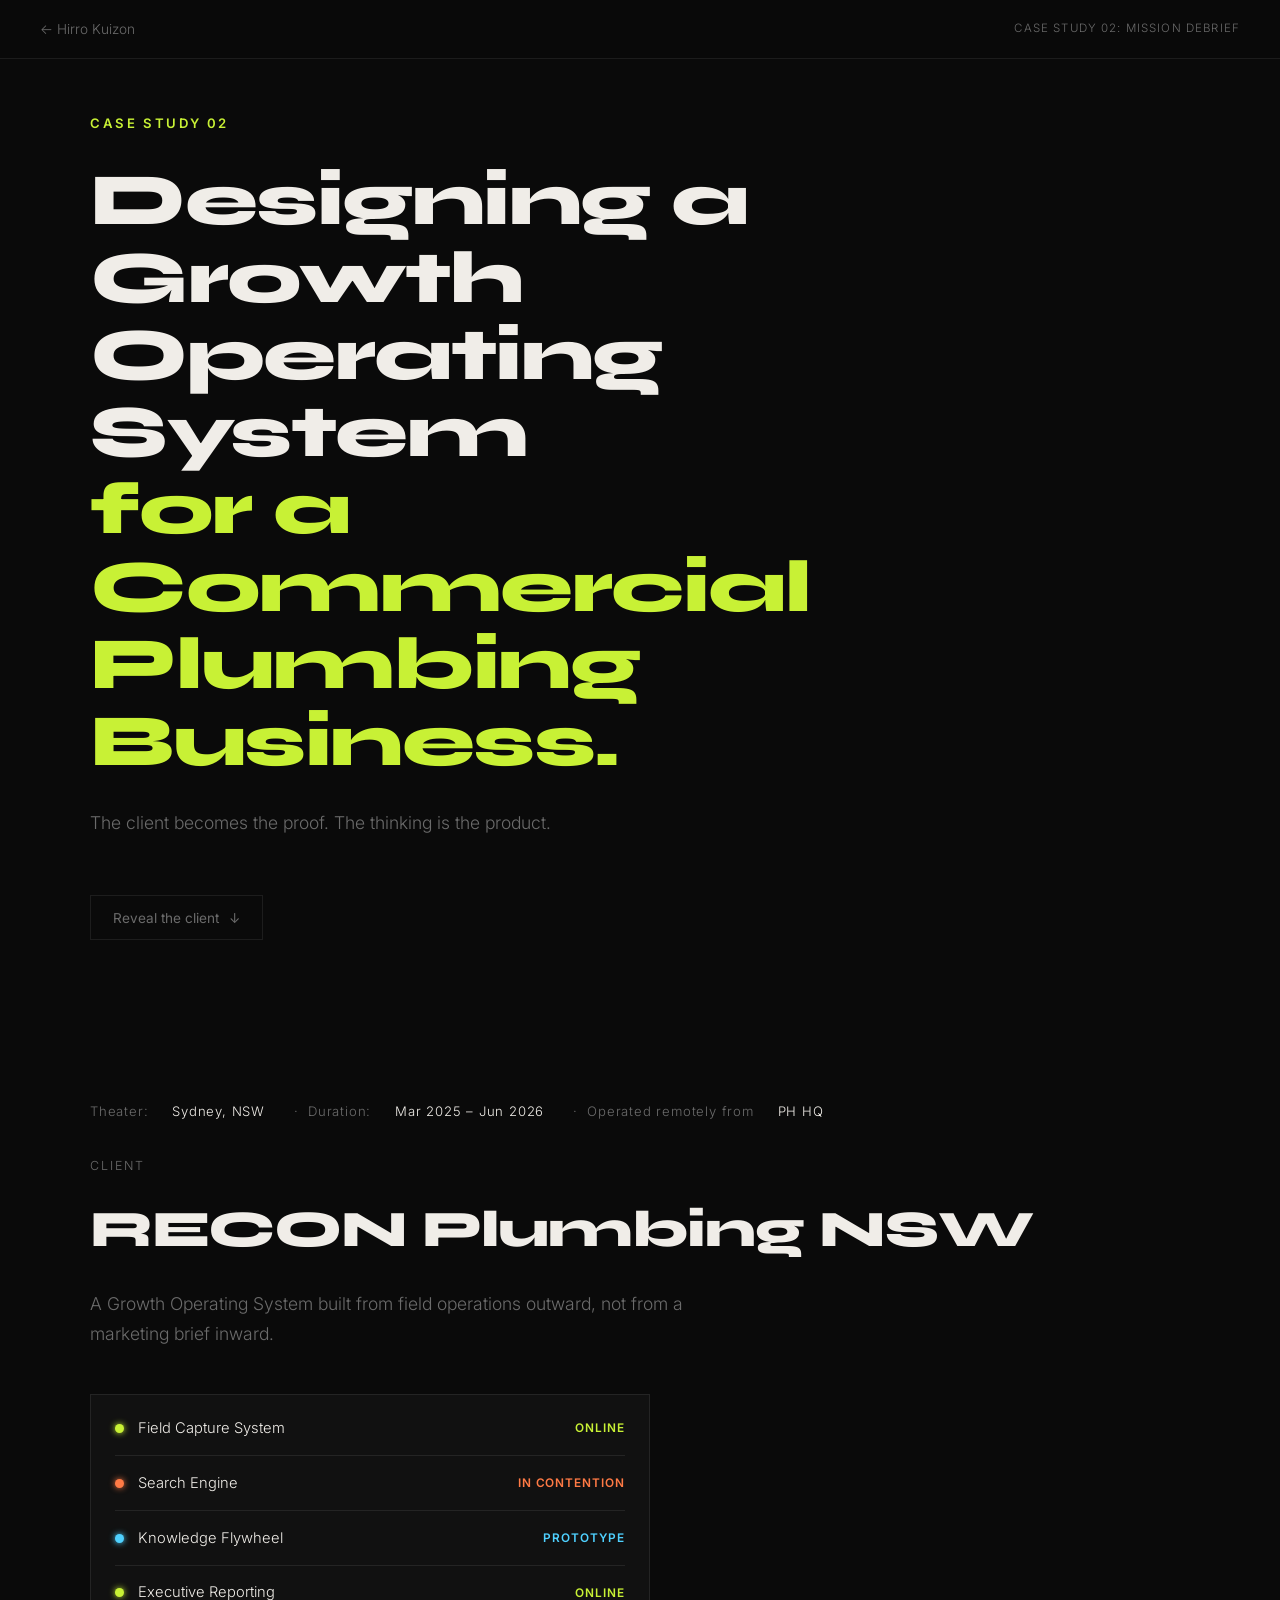
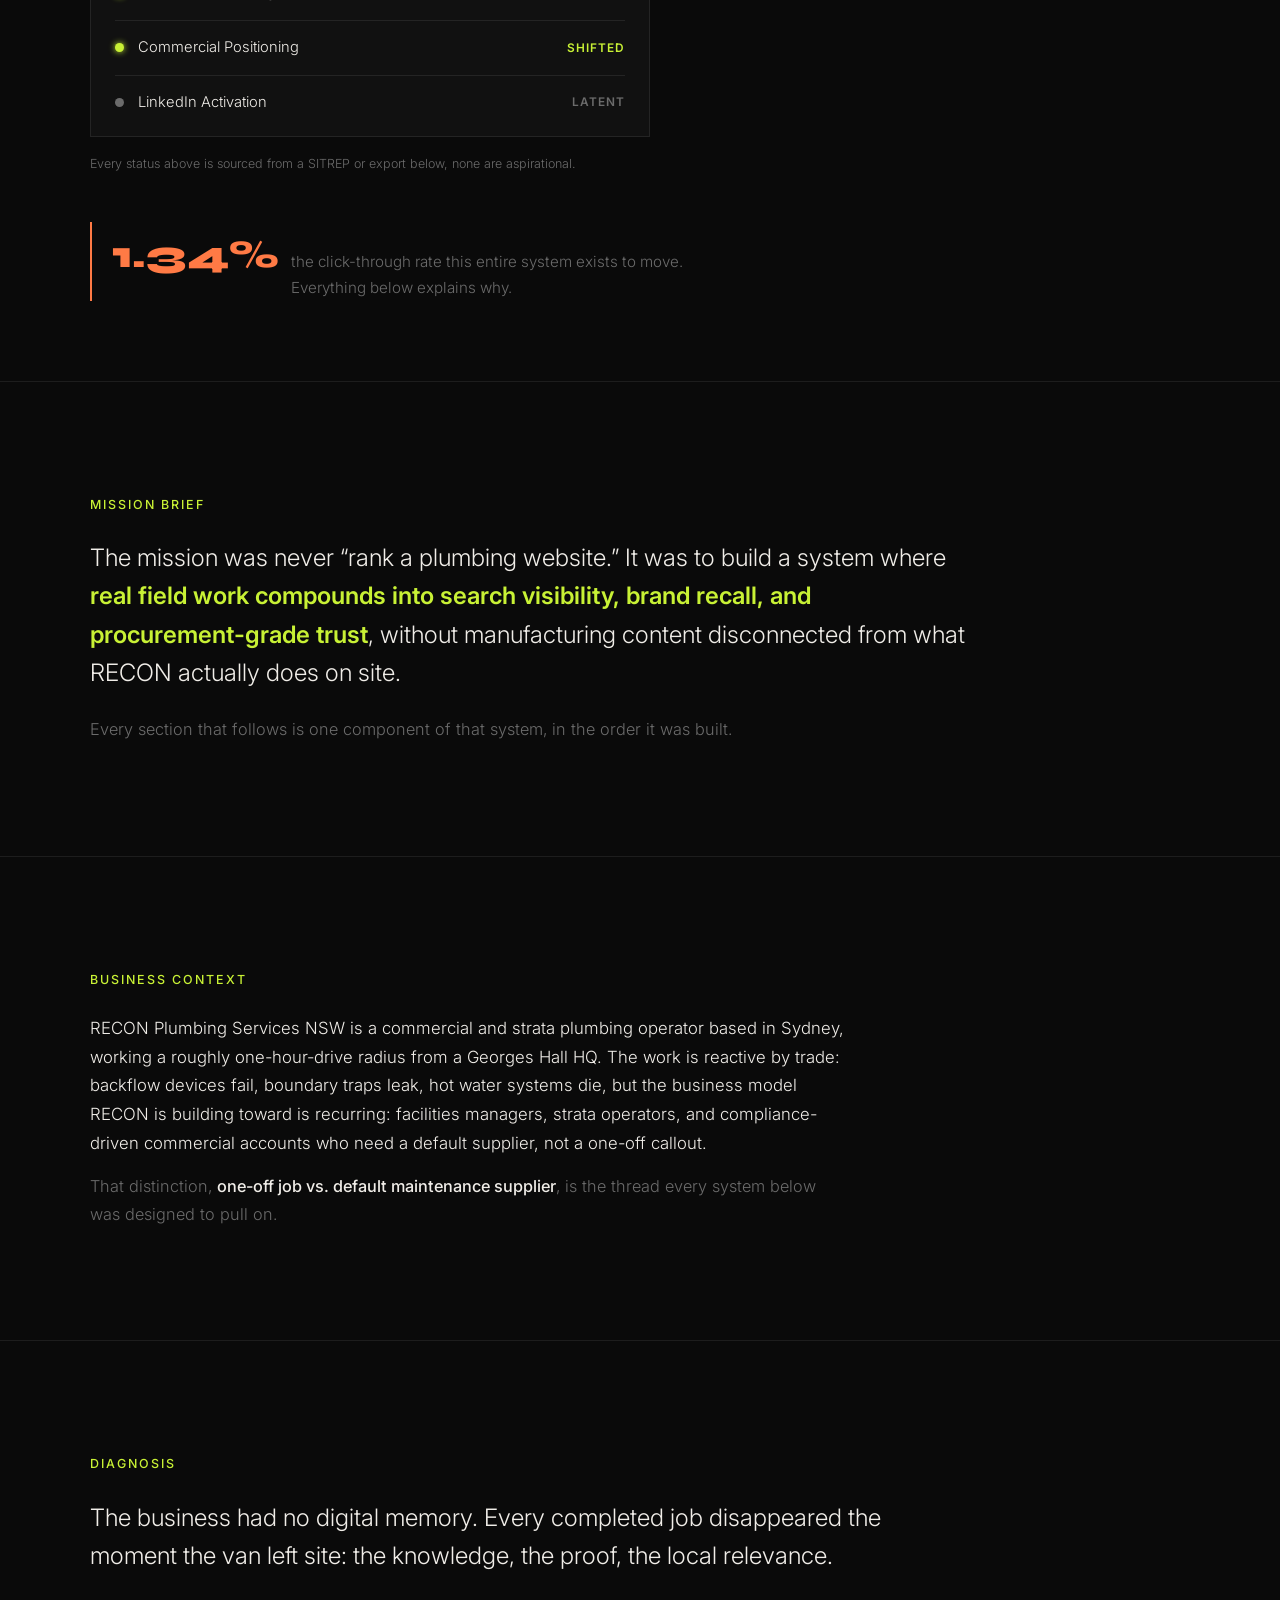
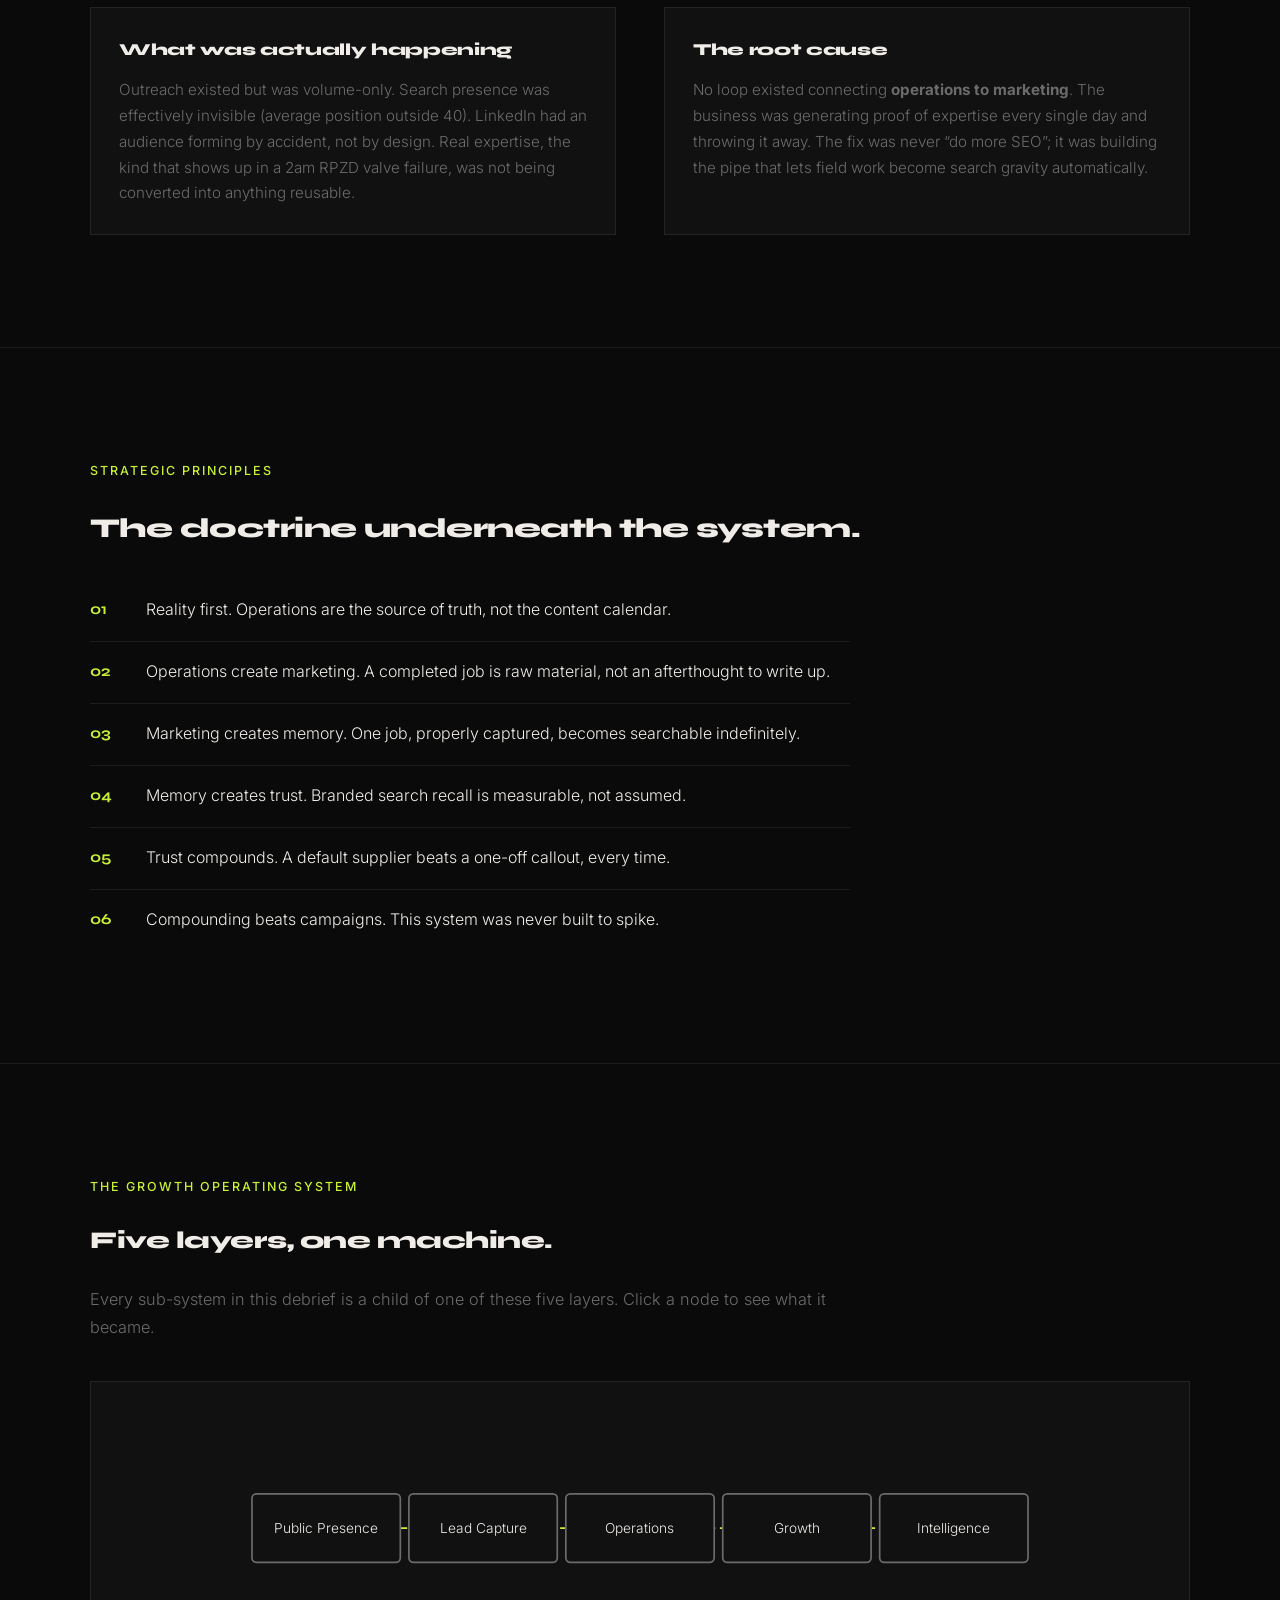
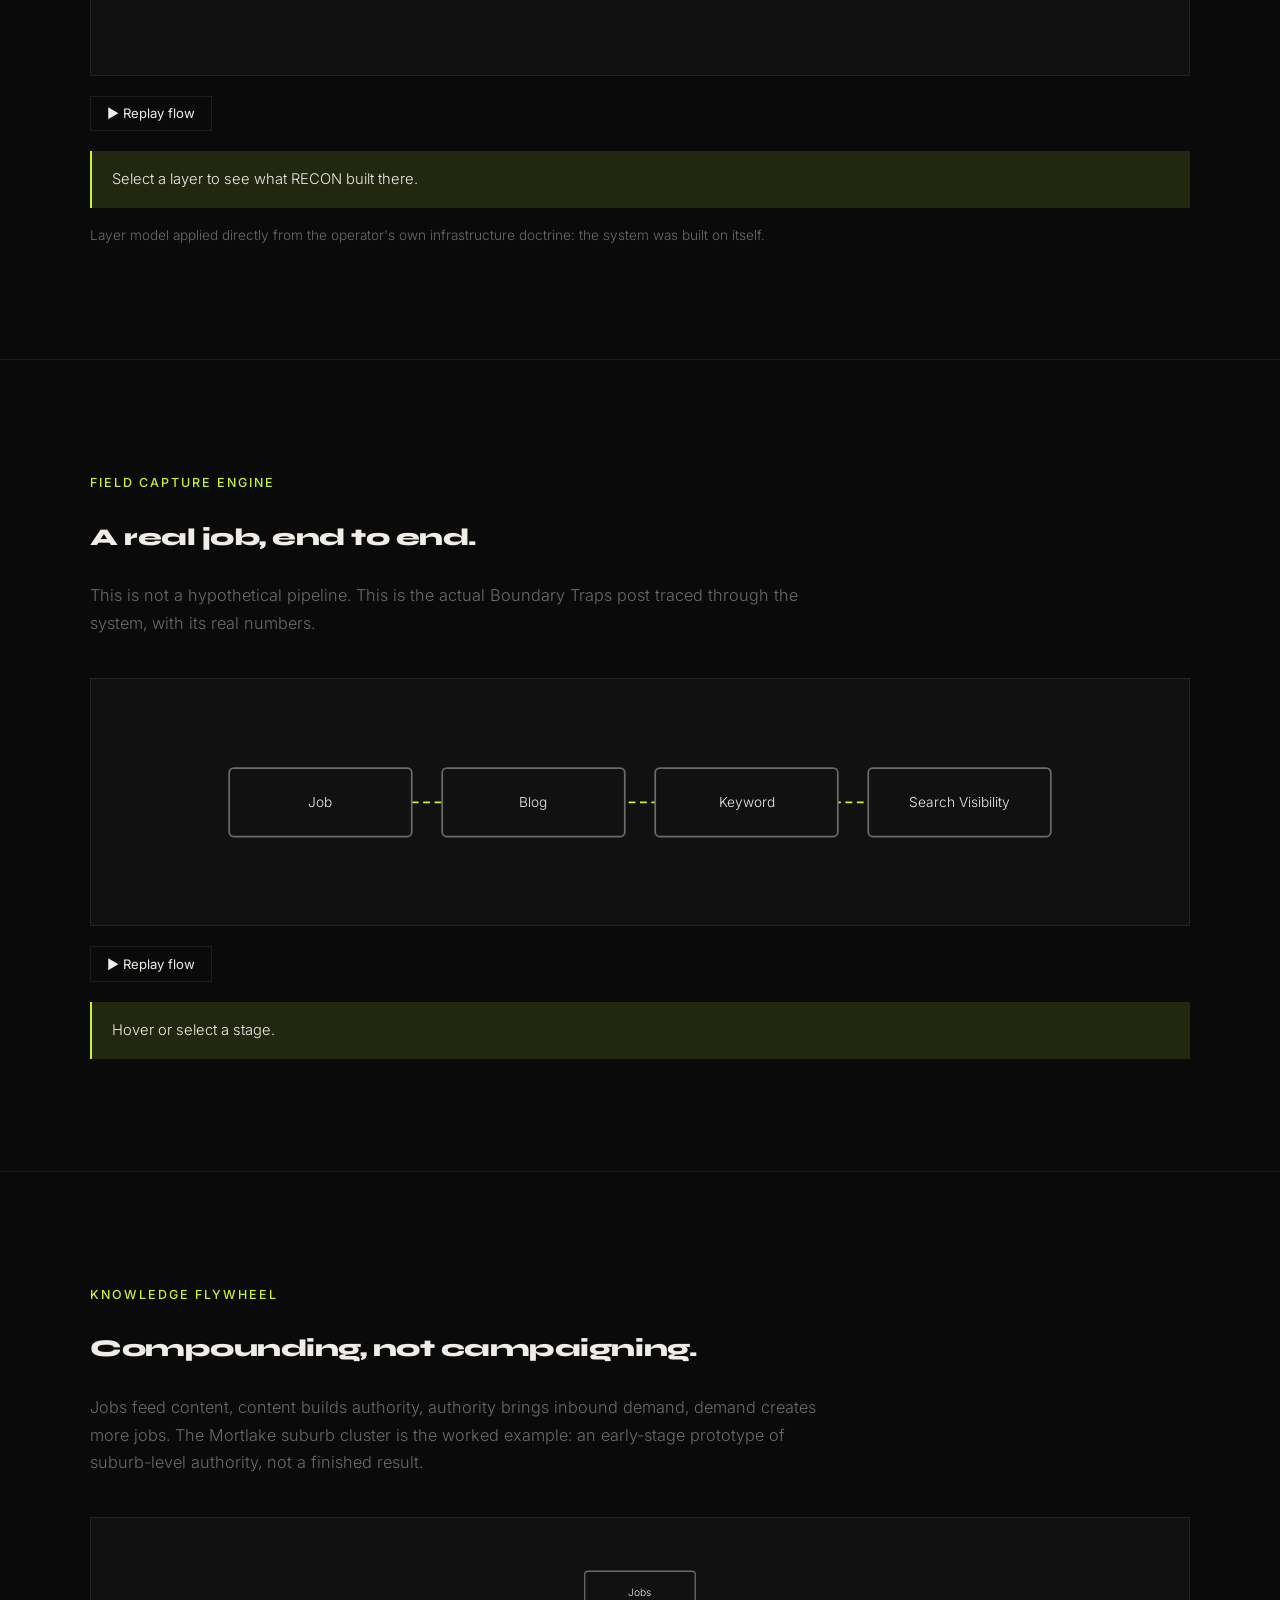
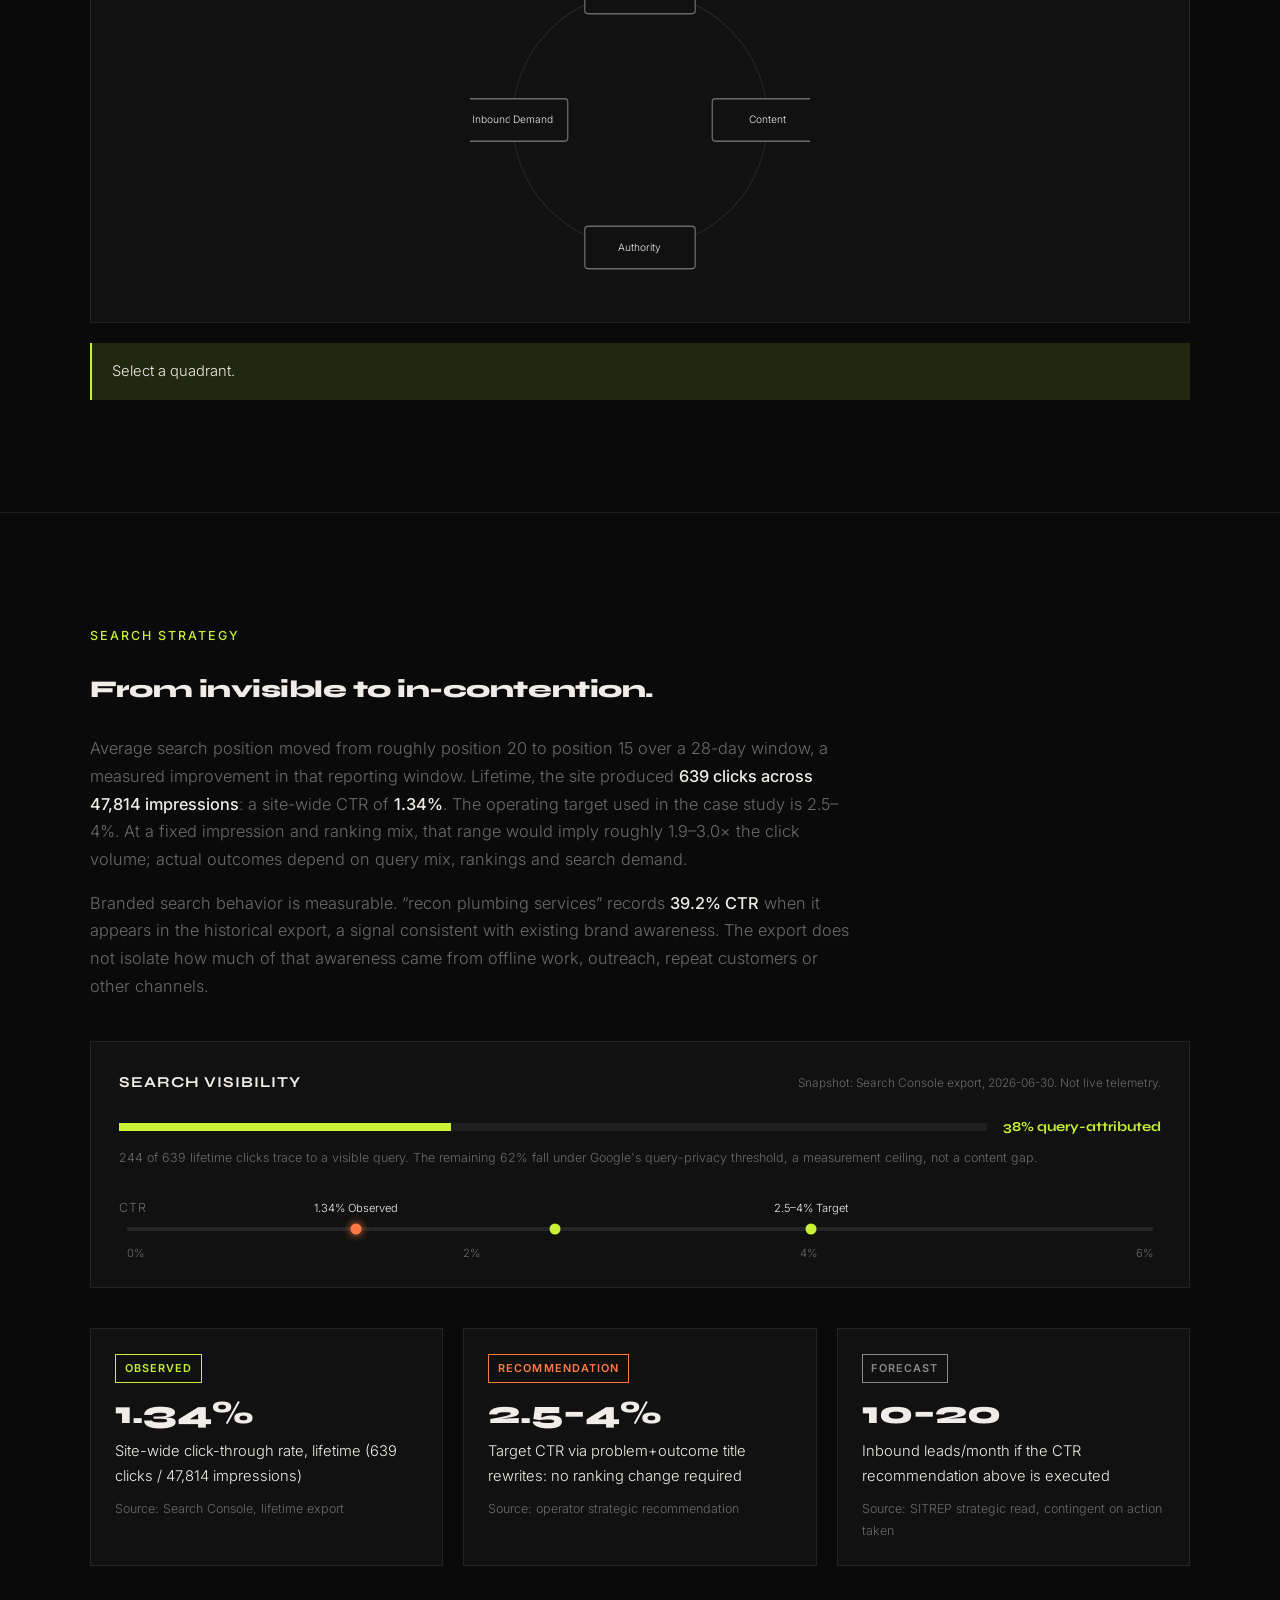
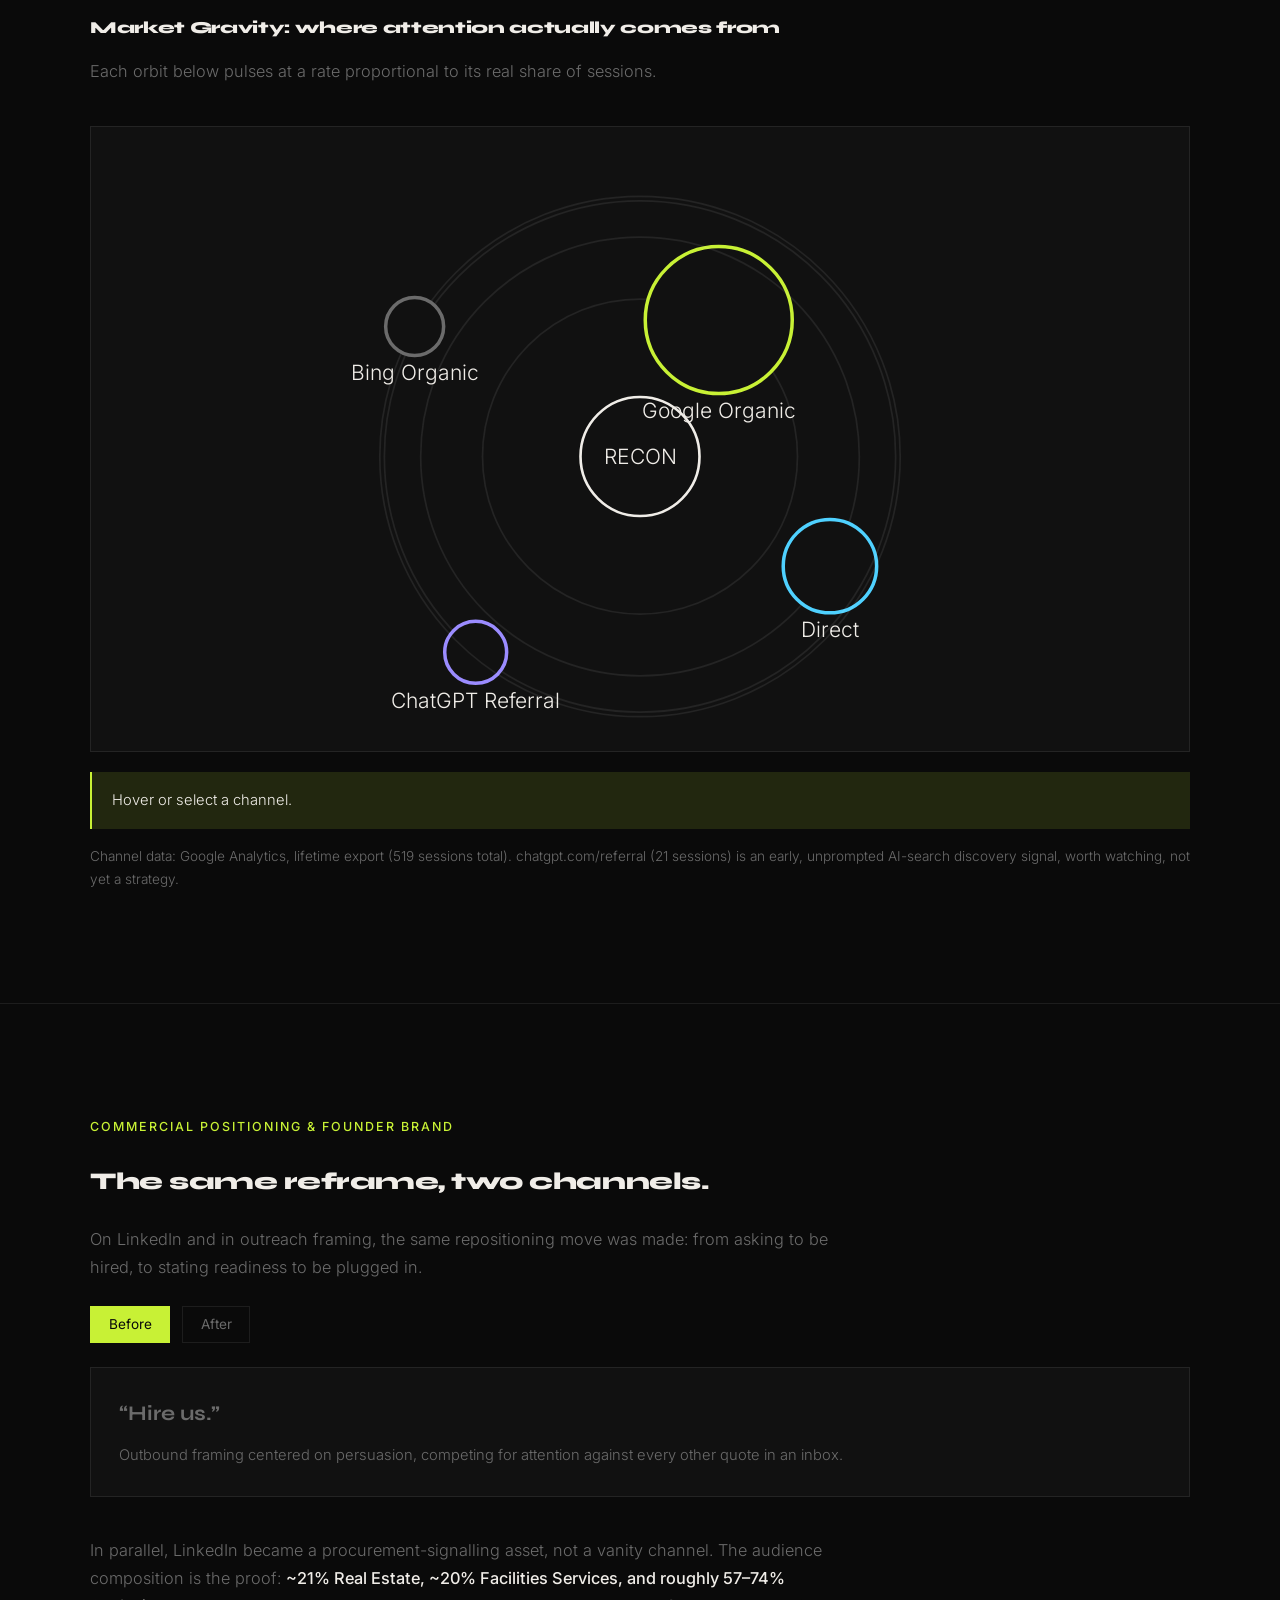
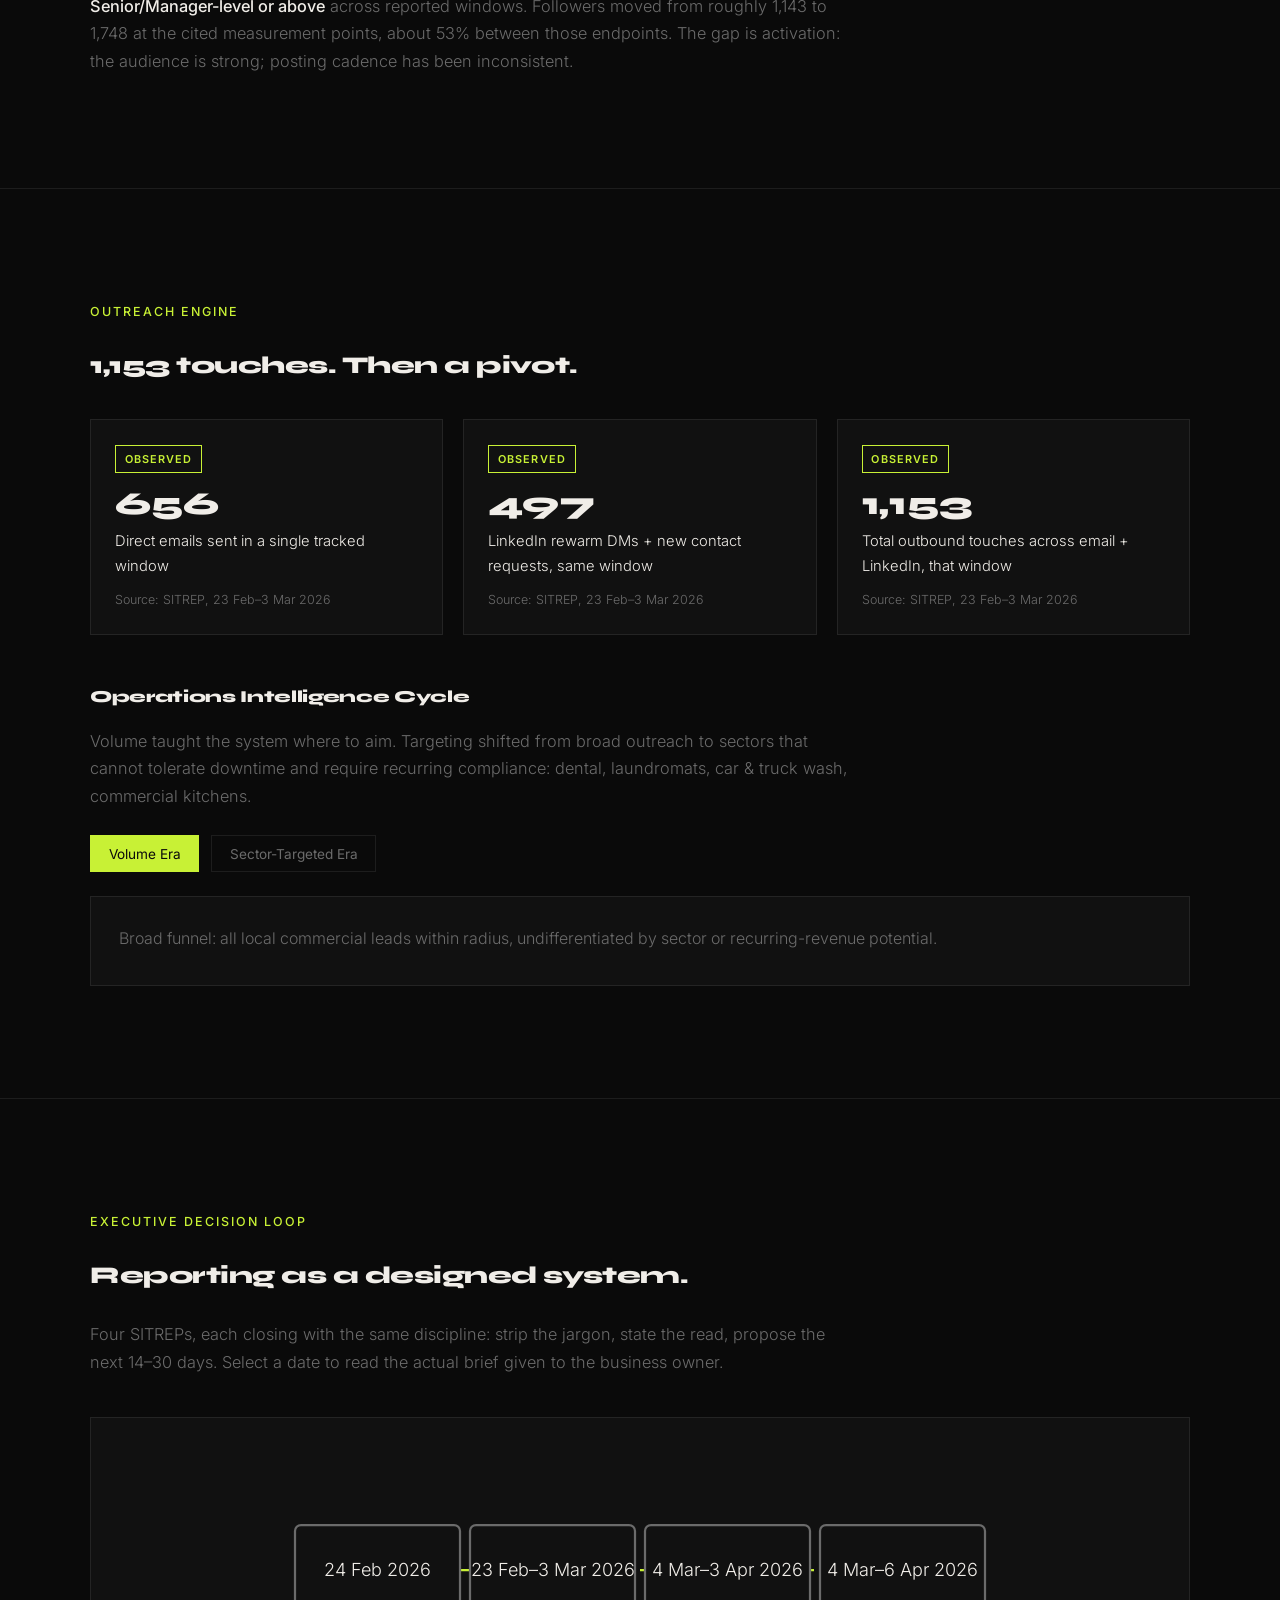
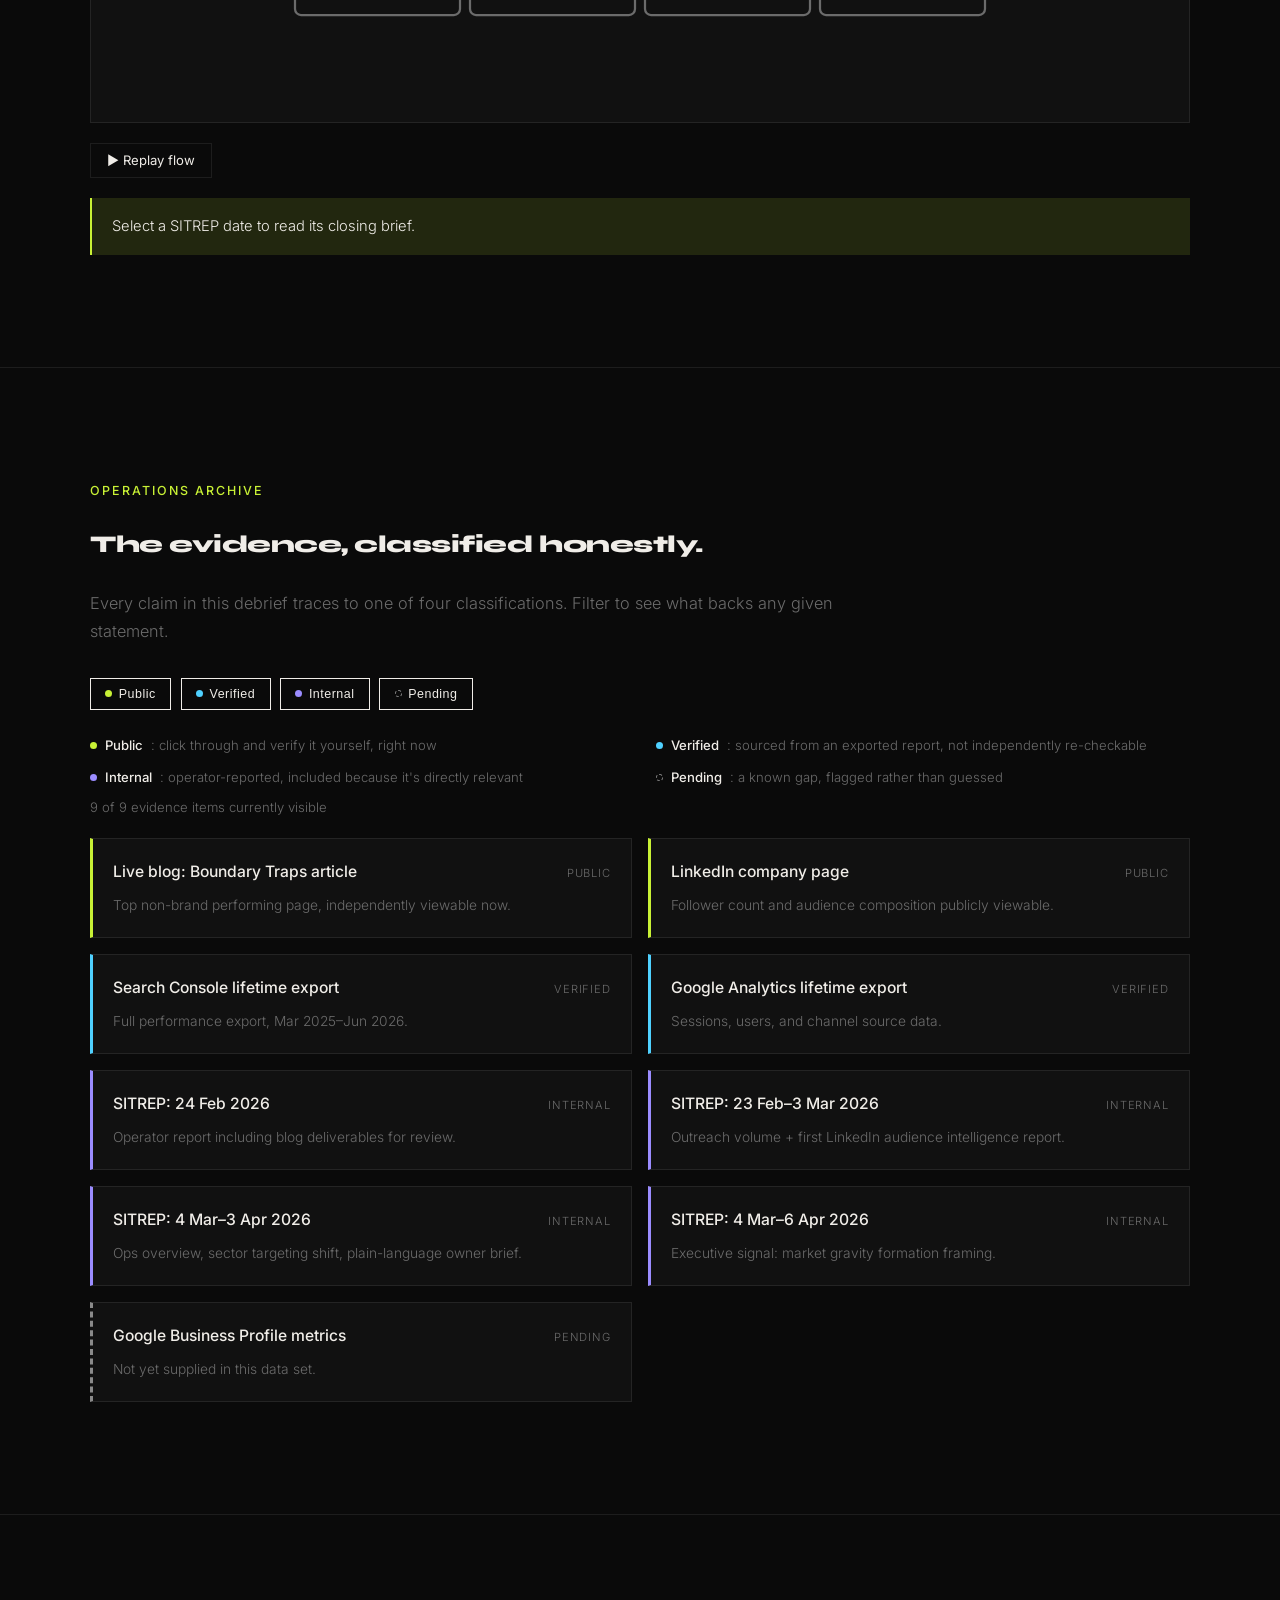
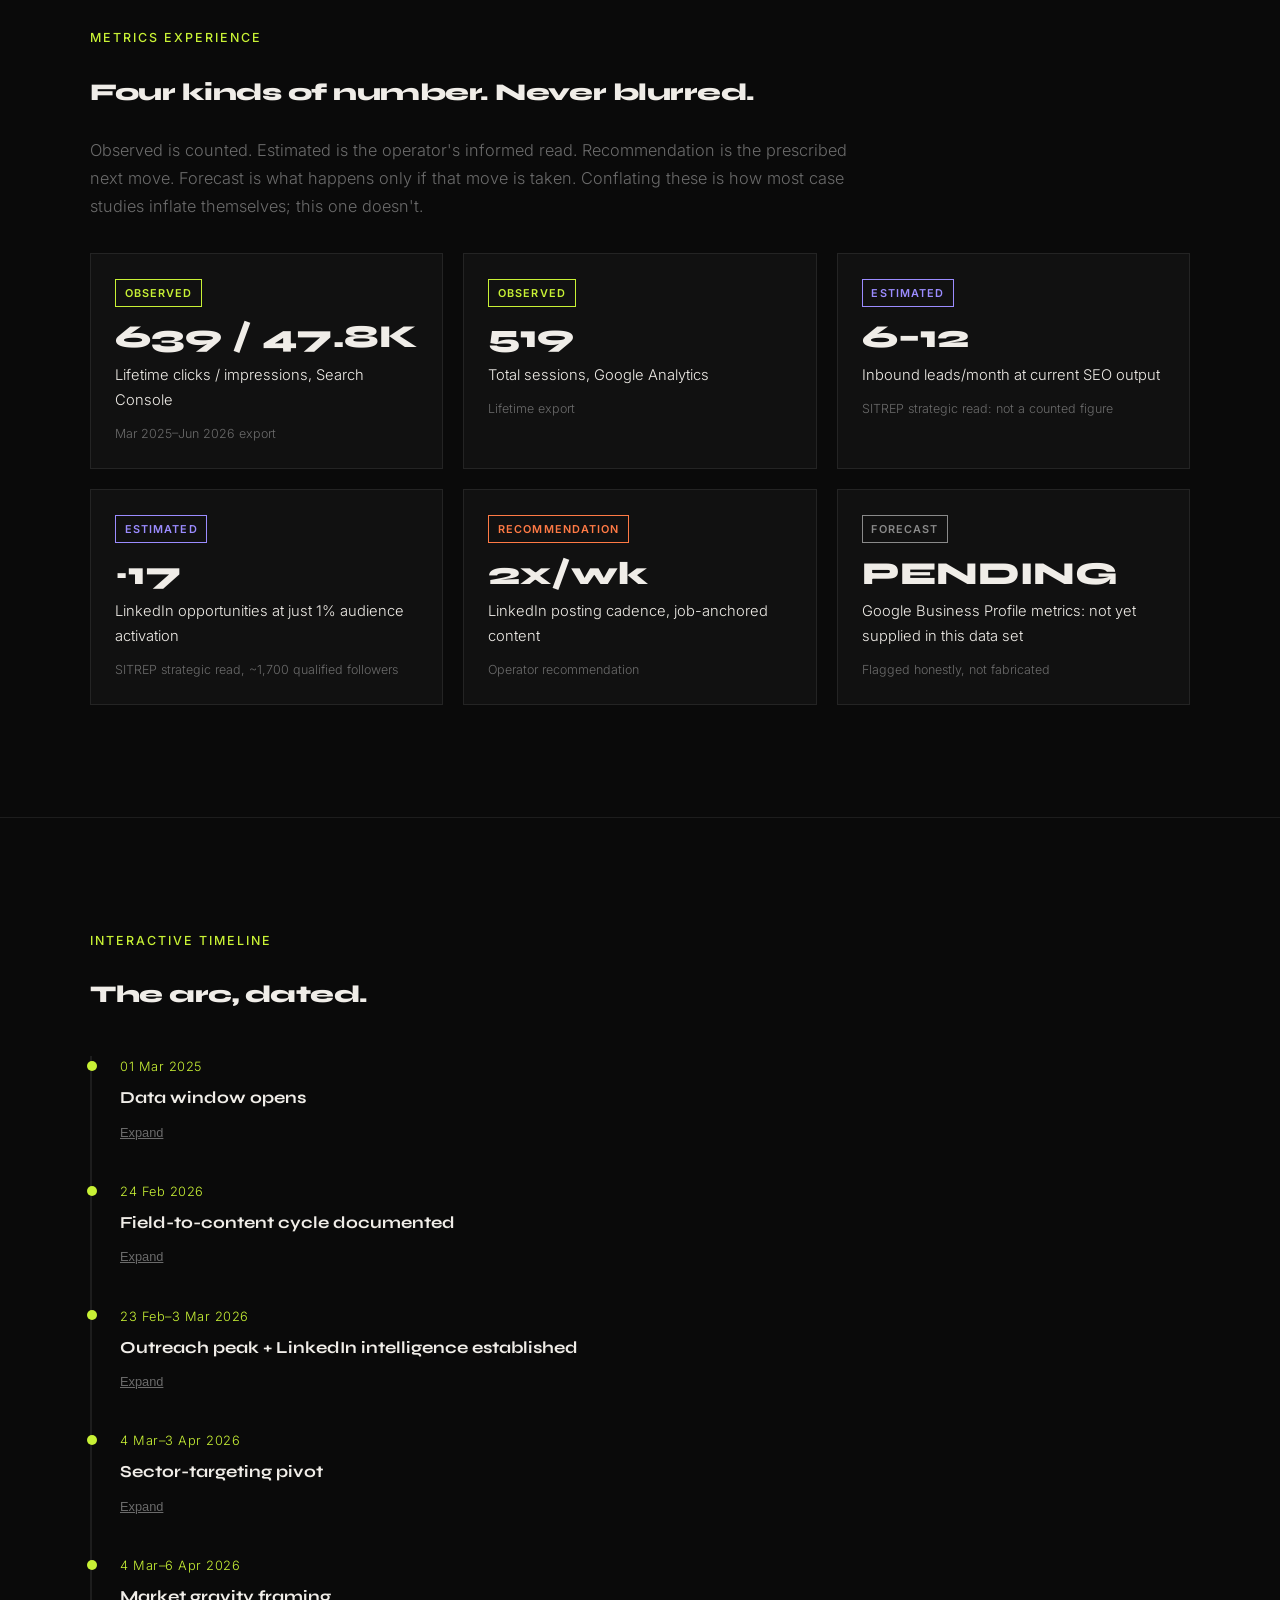
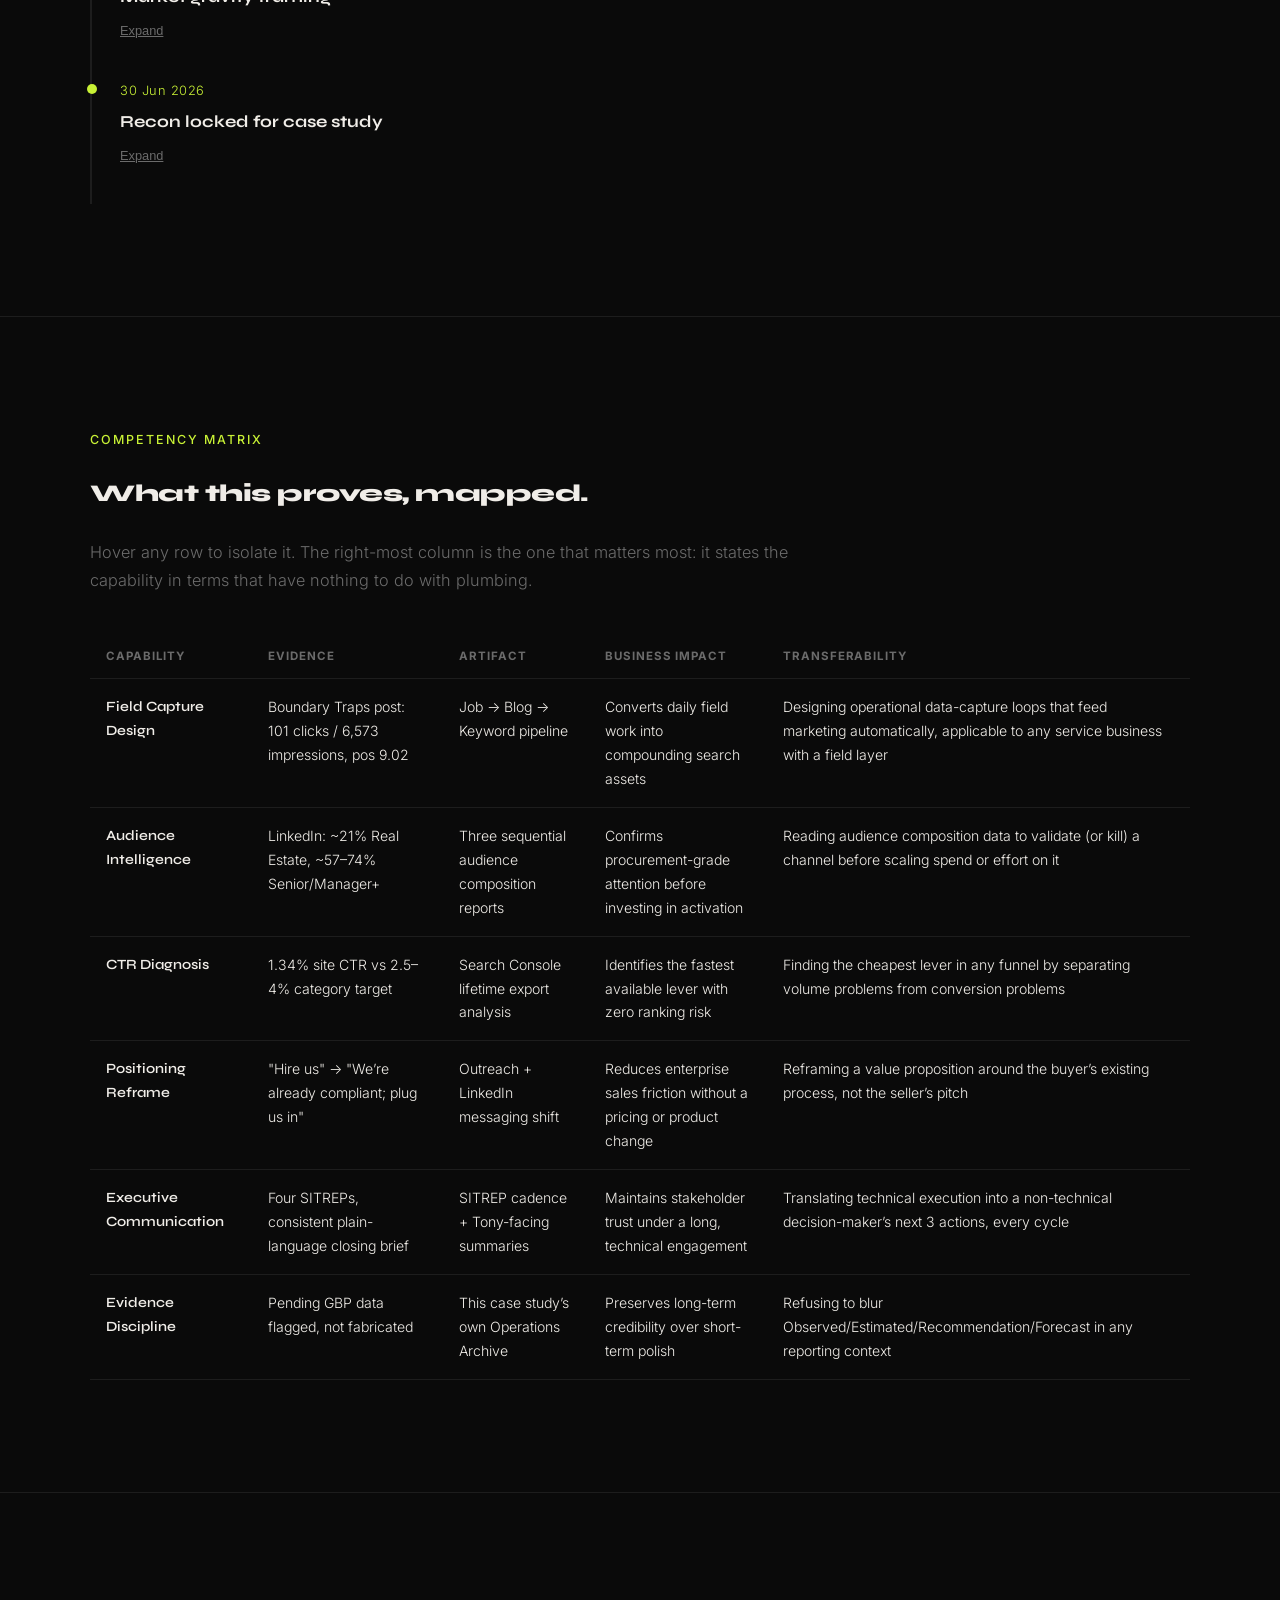
<file: case-studies/recon-plumbing.html>
<!DOCTYPE html>
<html lang="en">
<head>
<meta charset="UTF-8">
<meta name="viewport" content="width=device-width, initial-scale=1.0">
<title>RECON Plumbing NSW: Mission Debrief | Hirro Kuizon</title>
<meta name="description" content="A Growth Operating System case study: how a commercial plumbing business in Sydney NSW moved from invisible to in-contention through systems, not spend.">
<link rel="preconnect" href="https://fonts.googleapis.com">
<link href="https://fonts.googleapis.com/css2?family=Syne:wght@400;600;700;800&family=Inter:wght@300;400;500;600&display=swap" rel="stylesheet">
<style>
  *, *::before, *::after { box-sizing: border-box; margin: 0; padding: 0; }

  :root {
    --black: #0a0a0a;
    --off-white: #f0ede8;
    --mid: #6b6b6b;
    --accent: #c8f135;
    --accent-dim: rgba(200,241,53,0.12);
    --border: rgba(255,255,255,0.08);
    --card-bg: #111111;
    --internal: #9b8cff;
    --internal-dim: rgba(155,140,255,0.12);
    --pending: #8a8a8a;
    --pending-dim: rgba(138,138,138,0.10);
    --lever: #ff7a45;
    --lever-dim: rgba(255,122,69,0.12);
  }

  html { scroll-behavior: smooth; }

  @media (prefers-reduced-motion: reduce) {
    html { scroll-behavior: auto; }
    *, *::before, *::after {
      animation-duration: 0.001ms !important;
      animation-iteration-count: 1 !important;
      transition-duration: 0.001ms !important;
      scroll-behavior: auto !important;
    }
  }

  body {
    background: var(--black);
    color: var(--off-white);
    font-family: 'Inter', sans-serif;
    font-weight: 300;
    line-height: 1.7;
    font-size: 16px;
    -webkit-font-smoothing: antialiased;
  }

  section { padding: 7rem 2.5rem; max-width: 1180px; margin: 0 auto; }
  @media (max-width: 720px) { section { padding: 4rem 1.25rem; } }

  h1, h2, h3 { font-family: 'Syne', sans-serif; font-weight: 800; letter-spacing: -0.02em; }

  .section-label {
    font-size: 0.78rem;
    text-transform: uppercase;
    letter-spacing: 0.16em;
    color: var(--accent);
    margin-bottom: 1.5rem;
    font-weight: 500;
  }

  a { color: inherit; }
  .skip-link {
    position: absolute; left: -999px; top: 0; background: var(--accent); color: var(--black);
    padding: 0.75rem 1.25rem; z-index: 1000; font-weight: 600;
  }
  .skip-link:focus { left: 1rem; top: 1rem; }

  :focus-visible {
    outline: 2px solid var(--accent);
    outline-offset: 3px;
  }

  /* NAV */
  nav {
    position: fixed; top: 0; left: 0; right: 0; z-index: 100;
    display: flex; align-items: center; justify-content: space-between;
    padding: 1.1rem 2.5rem;
    background: rgba(10,10,10,0.88);
    backdrop-filter: blur(12px);
    border-bottom: 1px solid var(--border);
  }
  .nav-back { font-size: 0.85rem; color: var(--mid); text-decoration: none; display: flex; gap: 0.5rem; align-items: center; }
  .nav-back:hover { color: var(--off-white); }
  .nav-tag { font-size: 0.72rem; text-transform: uppercase; letter-spacing: 0.1em; color: var(--mid); }
  @media (max-width: 600px) { .nav-tag { display: none; } }

  /* HERO */
  .hero {
    min-height: 100vh; display: flex; flex-direction: column; justify-content: flex-end;
    padding: 7rem 2.5rem 5rem; max-width: 1180px; margin: 0 auto;
  }
  .hero-layer-one { justify-content: center; align-items: flex-start; }
  .case-study-kicker {
    font-size: 0.82rem; text-transform: uppercase; letter-spacing: 0.2em; color: var(--accent);
    margin-bottom: 1.75rem; font-weight: 600;
  }
  .scroll-cue {
    margin-top: 3.5rem; background: none; border: 1px solid var(--border); color: var(--mid);
    font-family: 'Inter', sans-serif; font-size: 0.85rem; padding: 0.85rem 1.4rem;
    display: inline-flex; align-items: center; gap: 0.6rem; cursor: pointer;
  }
  .scroll-cue:hover { color: var(--off-white); border-color: var(--off-white); }
  .scroll-cue-arrow { display: inline-block; animation: bobArrow 1.6s ease-in-out infinite; }
  @media (prefers-reduced-motion: reduce) { .scroll-cue-arrow { animation: none; } }
  @keyframes bobArrow { 0%,100%{ transform: translateY(0);} 50%{ transform: translateY(4px);} }

  .hero-layer-two { padding-top: 5rem; }
  .directed-by { font-size: 0.78rem; text-transform: uppercase; letter-spacing: 0.16em; color: var(--mid); margin-bottom: 0.6rem; }
  .hero-client-title { font-family:'Syne',sans-serif; font-weight: 800; font-size: clamp(2rem, 5vw, 3.2rem); margin-bottom: 1rem; }

  .mission-board {
    margin-top: 2.75rem; border: 1px solid var(--border); background: var(--card-bg);
    max-width: 560px; padding: 0.4rem 1.5rem;
  }
  .mission-row {
    display: flex; align-items: center; gap: 0.85rem; padding: 0.9rem 0;
    border-bottom: 1px solid var(--border); font-size: 0.92rem;
  }
  .mission-row:last-child { border-bottom: none; }
  .mission-light { width: 9px; height: 9px; border-radius: 50%; flex-shrink: 0; opacity: 0; transition: opacity 0.4s; }
  .mission-light.lit { opacity: 1; }
  .mission-light[data-status="online"] { background: var(--accent); box-shadow: 0 0 6px var(--accent); }
  .mission-light[data-status="contention"] { background: var(--lever); box-shadow: 0 0 6px var(--lever); }
  .mission-light[data-status="prototype"] { background: #4fd1ff; box-shadow: 0 0 6px #4fd1ff; }
  .mission-light[data-status="latent"] { background: var(--mid); }
  .mission-label { flex: 1; color: var(--off-white); }
  .mission-state { font-size: 0.74rem; letter-spacing: 0.08em; font-weight: 600; }
  .state-online { color: var(--accent); }
  .state-contention { color: var(--lever); }
  .state-prototype { color: #4fd1ff; }
  .state-latent { color: var(--mid); }
  .mission-board-note { font-size: 0.78rem; color: var(--mid); margin-top: 1rem; max-width: 560px; }

  .hero-coords {
    font-size: 0.82rem; color: var(--mid); letter-spacing: 0.06em; margin-bottom: 2rem;
    display: flex; gap: 1.5rem; flex-wrap: wrap;
  }
  .hero-coords span { color: var(--off-white); }
  .hero-title {
    font-size: clamp(2.1rem, 6.5vw, 4.6rem); line-height: 1.05; margin-bottom: 1.75rem; max-width: 980px;
  }
  .hero-title .hl { color: var(--accent); }
  .hero-sub { max-width: 640px; color: var(--mid); font-size: 1.1rem; line-height: 1.75; }
  .hero-metric {
    margin-top: 3rem; display: inline-flex; align-items: baseline; gap: 0.75rem;
    border-left: 2px solid var(--lever); padding-left: 1.25rem;
  }
  .hero-metric-value { font-family: 'Syne', sans-serif; font-weight: 800; font-size: 2.4rem; color: var(--lever); }
  .hero-metric-label { color: var(--mid); font-size: 0.95rem; max-width: 420px; }

  hr.full-divider { border: none; border-top: 1px solid var(--border); }

  /* MISSION / CONTEXT / DIAGNOSIS */
  .lede { font-size: 1.5rem; line-height: 1.6; max-width: 880px; color: var(--off-white); font-weight: 300; }
  .lede strong { color: var(--accent); font-weight: 600; }
  .body-text { max-width: 760px; color: var(--mid); font-size: 1.02rem; margin-top: 1.5rem; }
  .body-text + .body-text { margin-top: 1rem; }
  .body-text strong { color: var(--off-white); font-weight: 500; }

  .diagnosis-grid { display: grid; grid-template-columns: 1fr 1fr; gap: 3rem; margin-top: 2rem; }
  @media (max-width: 800px) { .diagnosis-grid { grid-template-columns: 1fr; } }
  .diagnosis-card { border: 1px solid var(--border); padding: 1.75rem; background: var(--card-bg); }
  .diagnosis-card h3 { font-size: 1.05rem; margin-bottom: 0.75rem; color: var(--off-white); }
  .diagnosis-card p { color: var(--mid); font-size: 0.95rem; }

  .principles-list { list-style: none; max-width: 760px; }
  .principles-list li { display: flex; gap: 1.5rem; padding: 1.1rem 0; border-bottom: 1px solid var(--border); }
  .principles-list li:last-child { border-bottom: none; }
  .principle-num { font-family:'Syne',sans-serif; font-weight: 700; color: var(--accent); font-size: 0.95rem; flex-shrink: 0; width: 2rem; }
  .principle-text { color: var(--off-white); font-size: 1rem; line-height: 1.6; }

  /* DIAGRAM BLOCKS */
  .diagram-wrap { margin-top: 2.5rem; }
  .diagram-svg-wrap {
    border: 1px solid var(--border); background: var(--card-bg); padding: 2rem 1.5rem;
    overflow-x: auto;
  }
  .diagram-svg-wrap svg { display: block; margin: 0 auto; max-width: 100%; height: auto; }
  .sr-only {
    position: absolute; width: 1px; height: 1px; padding: 0; margin: -1px; overflow: hidden;
    clip: rect(0,0,0,0); white-space: nowrap; border: 0;
  }
  .diagram-node {
    cursor: pointer; fill: var(--card-bg); stroke: var(--mid); stroke-width: 1.5;
    transition: stroke 0.2s, fill 0.2s;
  }
  .diagram-node:hover, .diagram-node:focus, .diagram-node.active {
    stroke: var(--accent); fill: var(--accent-dim);
  }
  .diagram-node-label { fill: var(--off-white); font-family: 'Inter', sans-serif; font-size: 12px; pointer-events: none; }
  .diagram-edge { stroke: var(--border); stroke-width: 1.5; fill: none; }
  .diagram-edge.flow { stroke: var(--accent); stroke-dasharray: 6 4; }
  .diagram-detail {
    margin-top: 1.25rem; padding: 1rem 1.25rem; border-left: 2px solid var(--accent);
    background: var(--accent-dim); font-size: 0.92rem; color: var(--off-white); min-height: 2.5em;
  }
  .diagram-play-btn {
    margin-top: 1.25rem; background: none; border: 1px solid var(--border); color: var(--off-white);
    font-family: 'Inter', sans-serif; font-size: 0.82rem; padding: 0.55rem 1rem; cursor: pointer;
    display: inline-flex; align-items: center; gap: 0.5rem;
  }
  .diagram-play-btn:hover { border-color: var(--accent); color: var(--accent); }
  .diagram-play-btn:disabled { opacity: 0.4; cursor: default; }
  .diagram-caption { margin-top: 1rem; font-size: 0.85rem; color: var(--mid); }

  @keyframes drawFlow { from { stroke-dashoffset: 240; } to { stroke-dashoffset: 0; } }
  .anim-flow { stroke-dasharray: 240; stroke-dashoffset: 240; animation: drawFlow 1.4s ease forwards; animation-play-state: paused; }
  .in-view .anim-flow { animation-play-state: running; }
  @media (prefers-reduced-motion: reduce) {
    .anim-flow { stroke-dashoffset: 0; animation: none; }
  }

  @keyframes slowSpin { from { transform: rotate(0deg); } to { transform: rotate(360deg); } }
  .flywheel-rotor { transform-origin: center; animation: slowSpin 40s linear infinite; }
  @media (prefers-reduced-motion: reduce) { .flywheel-rotor { animation: none; } }

  /* TOGGLE (Commercial Positioning) */
  .toggle-row { display: flex; gap: 0.75rem; margin-top: 1.5rem; }
  .toggle-btn {
    font-family: 'Inter', sans-serif; font-size: 0.85rem; padding: 0.6rem 1.1rem;
    background: transparent; border: 1px solid var(--border); color: var(--mid); cursor: pointer;
  }
  .toggle-btn.active { color: var(--black); background: var(--accent); border-color: var(--accent); }
  .position-panel { margin-top: 1.5rem; border: 1px solid var(--border); background: var(--card-bg); padding: 1.75rem; min-height: 90px; }
  .position-panel.before { color: var(--mid); }
  .position-panel.after { color: var(--accent); }
  .position-panel .quote { font-family: 'Syne', sans-serif; font-size: 1.3rem; font-weight: 700; }

  /* METRIC + EVIDENCE CARDS */
  .metrics-grid { display: grid; grid-template-columns: repeat(3, 1fr); gap: 1.25rem; margin-top: 2rem; }
  @media (max-width: 900px) { .metrics-grid { grid-template-columns: repeat(2,1fr); } }
  @media (max-width: 600px) { .metrics-grid { grid-template-columns: 1fr; } }

  .instrument-panel { border: 1px solid var(--border); background: var(--card-bg); padding: 1.75rem 1.75rem 1.5rem; margin-top: 2.5rem; }
  .instrument-head { display: flex; justify-content: space-between; align-items: baseline; flex-wrap: wrap; gap: 0.5rem; margin-bottom: 1.25rem; }
  .instrument-label { font-family: 'Syne', sans-serif; font-weight: 700; font-size: 0.95rem; text-transform: uppercase; letter-spacing: 0.06em; color: var(--off-white); }
  .instrument-snapshot { font-size: 0.74rem; color: var(--mid); }
  .instrument-bar-row { display: flex; align-items: center; gap: 1rem; margin-bottom: 1.75rem; }
  .instrument-bar-track { flex: 1; height: 8px; background: rgba(255,255,255,0.06); position: relative; }
  .instrument-bar-fill { height: 100%; background: var(--accent); transition: width 1.1s cubic-bezier(.2,.8,.2,1); }
  @media (prefers-reduced-motion: reduce) { .instrument-bar-fill { transition: none; } }
  .instrument-bar-value { font-family: 'Syne', sans-serif; font-weight: 700; font-size: 0.85rem; color: var(--accent); white-space: nowrap; }
  .instrument-bar-caption { font-size: 0.78rem; color: var(--mid); margin-top: -1.2rem; margin-bottom: 1.75rem; }

  .gauge-label { font-size: 0.78rem; color: var(--mid); text-transform: uppercase; letter-spacing: 0.08em; display: block; margin-bottom: 0.6rem; }
  .gauge-track { position: relative; height: 4px; background: rgba(255,255,255,0.08); margin: 0 0.5rem; }
  .gauge-marker { position: absolute; top: 50%; transform: translate(-50%, -50%); }
  .gauge-dot { display: block; width: 11px; height: 11px; border-radius: 50%; }
  .gauge-marker.observed .gauge-dot { background: var(--lever); box-shadow: 0 0 8px var(--lever); }
  .gauge-marker.target .gauge-dot { background: var(--accent); }
  .gauge-tag { position: absolute; top: -1.6rem; left: 50%; transform: translateX(-50%); font-size: 0.7rem; white-space: nowrap; color: var(--off-white); }
  .gauge-scale { display: flex; justify-content: space-between; margin: 0.8rem 0.5rem 0; font-size: 0.7rem; color: var(--mid); }

  .epistemic-tag {
    display: inline-block; font-size: 0.68rem; text-transform: uppercase; letter-spacing: 0.1em;
    padding: 0.25rem 0.55rem; border: 1px solid currentColor; margin-bottom: 0.9rem; font-weight: 600;
  }
  .tag-observed { color: var(--accent); }
  .tag-estimated { color: var(--internal); }
  .tag-recommendation { color: var(--lever); }
  .tag-forecast { color: var(--pending); }

  .metric-card { border: 1px solid var(--border); background: var(--card-bg); padding: 1.5rem; }
  .metric-value { font-family: 'Syne', sans-serif; font-weight: 800; font-size: 2rem; line-height: 1; margin-bottom: 0.6rem; }
  .metric-context { color: var(--off-white); font-size: 0.92rem; margin-bottom: 0.6rem; }
  .metric-source { color: var(--mid); font-size: 0.78rem; }

  .archive-filters { display: flex; gap: 0.6rem; flex-wrap: wrap; margin: 2rem 0 1.5rem; }
  .filter-btn {
    font-size: 0.78rem; letter-spacing: 0.04em; padding: 0.5rem 0.9rem;
    border: 1px solid var(--border); background: transparent; color: var(--mid); cursor: pointer;
    display: inline-flex; align-items: center; gap: 0.4rem;
  }
  .filter-btn[aria-pressed="true"] { color: var(--off-white); border-color: var(--off-white); }
  .filter-dot { width: 7px; height: 7px; border-radius: 50%; display: inline-block; }
  .dot-public { background: var(--accent); }
  .dot-verified { background: #4fd1ff; }
  .dot-internal { background: var(--internal); }
  .dot-pending { background: var(--pending); border: 1px dashed var(--pending); background: transparent; }

  .archive-count { color: var(--mid); font-size: 0.82rem; margin-bottom: 1.25rem; }

  .verify-legend { display: grid; grid-template-columns: repeat(2,1fr); gap: 0.6rem 2rem; margin: 1.5rem 0 0.5rem; }
  @media (max-width: 700px) { .verify-legend { grid-template-columns: 1fr; } }
  .verify-item { font-size: 0.82rem; color: var(--mid); display: flex; align-items: baseline; gap: 0.5rem; }
  .verify-item strong { color: var(--off-white); font-weight: 500; }
  .verify-item .filter-dot { flex-shrink: 0; transform: translateY(-1px); }

  .archive-grid { display: grid; grid-template-columns: repeat(2, 1fr); gap: 1rem; }
  @media (max-width: 800px) { .archive-grid { grid-template-columns: 1fr; } }

  .archive-card {
    border: 1px solid var(--border); background: var(--card-bg); padding: 1.25rem;
    cursor: pointer;
  }
  .archive-card[data-class="public"] { border-left: 3px solid var(--accent); }
  .archive-card[data-class="verified"] { border-left: 3px solid #4fd1ff; }
  .archive-card[data-class="internal"] { border-left: 3px solid var(--internal); }
  .archive-card[data-class="pending"] { border-left: 3px dashed var(--pending); }
  .archive-card-head { display: flex; justify-content: space-between; align-items: baseline; gap: 1rem; }
  .archive-card-title { font-size: 0.98rem; color: var(--off-white); font-weight: 500; }
  .archive-card-class { font-size: 0.7rem; text-transform: uppercase; letter-spacing: 0.08em; color: var(--mid); white-space: nowrap; }
  .archive-card-desc { color: var(--mid); font-size: 0.86rem; margin-top: 0.5rem; }
  .archive-card-detail {
    margin-top: 0.9rem; padding-top: 0.9rem; border-top: 1px solid var(--border);
    color: var(--off-white); font-size: 0.86rem; display: none;
  }
  .archive-card.expanded .archive-card-detail { display: block; }
  .archive-card-date { font-size: 0.74rem; color: var(--mid); margin-top: 0.4rem; }
  @keyframes flashHighlight { 0%,100% { border-color: var(--border); } 30% { border-color: var(--accent); } }
  .archive-card-flash { animation: flashHighlight 1.6s ease; }
  @media (prefers-reduced-motion: reduce) { .archive-card-flash { animation: none; outline: 2px solid var(--accent); } }

  /* TIMELINE */
  .timeline { margin-top: 2.5rem; border-left: 2px solid var(--border); padding-left: 1.75rem; }
  .timeline-item { position: relative; padding-bottom: 2.25rem; }
  .timeline-item::before {
    content: ''; position: absolute; left: -2.05rem; top: 0.3rem; width: 10px; height: 10px;
    border-radius: 50%; background: var(--accent);
  }
  .timeline-date { font-size: 0.8rem; color: var(--accent); letter-spacing: 0.04em; margin-bottom: 0.4rem; }
  .timeline-title { font-family: 'Syne', sans-serif; font-weight: 700; font-size: 1.05rem; margin-bottom: 0.3rem; }
  .timeline-detail { color: var(--mid); font-size: 0.9rem; max-width: 680px; display: none; }
  .timeline-item.expanded .timeline-detail { display: block; }
  .timeline-toggle {
    background: none; border: none; color: var(--mid); font-size: 0.8rem; cursor: pointer;
    text-decoration: underline; padding: 0; margin-top: 0.3rem;
  }
  .timeline-evidence-link {
    display: block; margin-top: 0.9rem; background: none; border: 1px solid var(--border);
    color: var(--accent); font-size: 0.78rem; padding: 0.5rem 0.9rem; cursor: pointer;
    font-family: 'Inter', sans-serif;
  }
  .timeline-evidence-link:hover { border-color: var(--accent); }

  /* COMPETENCY MATRIX */
  .matrix-wrap { margin-top: 2.5rem; overflow-x: auto; }
  table.competency { border-collapse: collapse; width: 100%; min-width: 760px; }
  table.competency th {
    text-align: left; font-size: 0.72rem; text-transform: uppercase; letter-spacing: 0.08em;
    color: var(--mid); padding: 0.75rem 1rem; border-bottom: 1px solid var(--border);
  }
  table.competency td {
    padding: 1rem; border-bottom: 1px solid var(--border); font-size: 0.88rem; color: var(--off-white);
    vertical-align: top;
  }
  table.competency tbody tr { transition: opacity 0.2s; cursor: pointer; }
  table.competency tbody tr.dim { opacity: 0.35; }
  .matrix-capability { font-weight: 600; font-family: 'Syne', sans-serif; }
  .matrix-transfer { color: var(--accent); }

  @media (max-width: 800px) {
    table.competency, table.competency thead, table.competency tbody, table.competency tr, table.competency td { display: block; width: 100%; }
    table.competency thead { display: none; }
    table.competency tr { border: 1px solid var(--border); margin-bottom: 1rem; padding: 1rem; }
    table.competency td { border: none; padding: 0.4rem 0; }
    table.competency td::before { content: attr(data-label); display: block; font-size: 0.68rem; text-transform: uppercase; color: var(--mid); margin-bottom: 0.2rem; }
  }

  .reflection-quote { font-family: 'Syne', sans-serif; font-size: 1.6rem; font-weight: 600; line-height: 1.4; max-width: 880px; color: var(--off-white); }
  .reflection-quote .hl { color: var(--accent); }

  .closer { text-align: left; }
  .closer-cta { display: inline-block; margin-top: 2rem; background: var(--accent); color: var(--black); font-family: 'Syne', sans-serif; font-weight: 700; padding: 0.95rem 1.75rem; text-decoration: none; font-size: 0.92rem; }
  .closer-cta:hover { opacity: 0.88; }

  footer { padding: 3rem 2.5rem; text-align: center; color: var(--mid); font-size: 0.82rem; border-top: 1px solid var(--border); }
</style>
</head>
<body>

<a href="#main" class="skip-link">Skip to content</a>

<nav>
  <a href="../index.html" class="nav-back">&larr; Hirro Kuizon</a>
  <span class="nav-tag">Case Study 02: Mission Debrief</span>
</nav>

<main id="main">

<!-- 1. HERO — LAYER ONE -->
<header class="hero hero-layer-one">
  <div class="case-study-kicker">Case Study 02</div>
  <h1 class="hero-title">Designing a Growth<br>Operating System<br><span class="hl">for a Commercial Plumbing Business.</span></h1>
  <p class="hero-sub">The client becomes the proof. The thinking is the product.</p>
  <button class="scroll-cue" id="scroll-cue" aria-label="Scroll to reveal the client and mission status">
    <span>Reveal the client</span>
    <span class="scroll-cue-arrow" aria-hidden="true">↓</span>
  </button>
</header>

<!-- 1B. HERO — LAYER TWO: CLIENT REVEAL + MISSION CONTROL -->
<header class="hero hero-layer-two" id="layer-two">
  <div class="hero-coords">
    Theater: <span>Sydney, NSW</span> &nbsp;·&nbsp; Duration: <span>Mar 2025 &ndash; Jun 2026</span> &nbsp;·&nbsp; Operated remotely from <span>PH HQ</span>
  </div>
  <div class="directed-by">Client</div>
  <h2 class="hero-client-title">RECON Plumbing NSW</h2>
  <p class="hero-sub">A Growth Operating System built from field operations outward, not from a marketing brief inward.</p>

  <div class="mission-board" role="group" aria-label="Mission status board">
    <div class="mission-row">
      <span class="mission-light" data-status="online"></span>
      <span class="mission-label">Field Capture System</span>
      <span class="mission-state state-online">ONLINE</span>
    </div>
    <div class="mission-row">
      <span class="mission-light" data-status="contention"></span>
      <span class="mission-label">Search Engine</span>
      <span class="mission-state state-contention">IN CONTENTION</span>
    </div>
    <div class="mission-row">
      <span class="mission-light" data-status="prototype"></span>
      <span class="mission-label">Knowledge Flywheel</span>
      <span class="mission-state state-prototype">PROTOTYPE</span>
    </div>
    <div class="mission-row">
      <span class="mission-light" data-status="online"></span>
      <span class="mission-label">Executive Reporting</span>
      <span class="mission-state state-online">ONLINE</span>
    </div>
    <div class="mission-row">
      <span class="mission-light" data-status="online"></span>
      <span class="mission-label">Commercial Positioning</span>
      <span class="mission-state state-online">SHIFTED</span>
    </div>
    <div class="mission-row">
      <span class="mission-light" data-status="latent"></span>
      <span class="mission-label">LinkedIn Activation</span>
      <span class="mission-state state-latent">LATENT</span>
    </div>
  </div>
  <p class="mission-board-note">Every status above is sourced from a SITREP or export below, none are aspirational.</p>

  <div class="hero-metric">
    <span class="hero-metric-value">1.34%</span>
    <span class="hero-metric-label">the click-through rate this entire system exists to move. Everything below explains why.</span>
  </div>
</header>

<hr class="full-divider">

<!-- 2. MISSION BRIEF -->
<section id="mission" aria-labelledby="mission-h">
  <div class="section-label">Mission Brief</div>
  <h2 id="mission-h" class="sr-only">Mission</h2>
  <p class="lede">The mission was never &ldquo;rank a plumbing website.&rdquo; It was to build a system where <strong>real field work compounds into search visibility, brand recall, and procurement-grade trust</strong>, without manufacturing content disconnected from what RECON actually does on site.</p>
  <p class="body-text">Every section that follows is one component of that system, in the order it was built.</p>
</section>

<hr class="full-divider">

<!-- 3. BUSINESS CONTEXT -->
<section id="context" aria-labelledby="context-h">
  <div class="section-label">Business Context</div>
  <h2 id="context-h" class="sr-only">Business Context</h2>
  <p class="body-text" style="font-size:1.05rem; color:var(--off-white); max-width:760px;">RECON Plumbing Services NSW is a commercial and strata plumbing operator based in Sydney, working a roughly one-hour-drive radius from a Georges Hall HQ. The work is reactive by trade: backflow devices fail, boundary traps leak, hot water systems die, but the business model RECON is building toward is recurring: facilities managers, strata operators, and compliance-driven commercial accounts who need a default supplier, not a one-off callout.</p>
  <p class="body-text">That distinction, <strong>one-off job vs. default maintenance supplier</strong>, is the thread every system below was designed to pull on.</p>
</section>

<hr class="full-divider">

<!-- 4. DIAGNOSIS -->
<section id="diagnosis" aria-labelledby="diagnosis-h">
  <div class="section-label">Diagnosis</div>
  <h2 id="diagnosis-h" class="sr-only">Diagnosis</h2>
  <p class="lede">The business had no digital memory. Every completed job disappeared the moment the van left site: the knowledge, the proof, the local relevance.</p>
  <div class="diagnosis-grid">
    <div class="diagnosis-card">
      <h3>What was actually happening</h3>
      <p>Outreach existed but was volume-only. Search presence was effectively invisible (average position outside 40). LinkedIn had an audience forming by accident, not by design. Real expertise, the kind that shows up in a 2am RPZD valve failure, was not being converted into anything reusable.</p>
    </div>
    <div class="diagnosis-card">
      <h3>The root cause</h3>
      <p>No loop existed connecting <strong>operations to marketing</strong>. The business was generating proof of expertise every single day and throwing it away. The fix was never &ldquo;do more SEO&rdquo;; it was building the pipe that lets field work become search gravity automatically.</p>
    </div>
  </div>
</section>

<hr class="full-divider">

<!-- 4B. STRATEGIC PRINCIPLES -->
<section id="principles" aria-labelledby="principles-h">
  <div class="section-label">Strategic Principles</div>
  <h2 id="principles-h" style="font-size:1.7rem; margin-bottom:1.75rem;">The doctrine underneath the system.</h2>
  <ol class="principles-list">
    <li><span class="principle-num">01</span><span class="principle-text">Reality first. Operations are the source of truth, not the content calendar.</span></li>
    <li><span class="principle-num">02</span><span class="principle-text">Operations create marketing. A completed job is raw material, not an afterthought to write up.</span></li>
    <li><span class="principle-num">03</span><span class="principle-text">Marketing creates memory. One job, properly captured, becomes searchable indefinitely.</span></li>
    <li><span class="principle-num">04</span><span class="principle-text">Memory creates trust. Branded search recall is measurable, not assumed.</span></li>
    <li><span class="principle-num">05</span><span class="principle-text">Trust compounds. A default supplier beats a one-off callout, every time.</span></li>
    <li><span class="principle-num">06</span><span class="principle-text">Compounding beats campaigns. This system was never built to spike.</span></li>
  </ol>
</section>

<hr class="full-divider">
<section id="growth-os" aria-labelledby="gos-h">
  <div class="section-label">The Growth Operating System</div>
  <h2 id="gos-h">Five layers, one machine.</h2>
  <p class="body-text">Every sub-system in this debrief is a child of one of these five layers. Click a node to see what it became.</p>
  <div class="diagram-wrap" data-animate>
    <div class="diagram-svg-wrap">
      <svg viewBox="0 0 920 200" role="img" aria-labelledby="gos-svg-title gos-svg-desc">
        <title id="gos-svg-title">Growth Operating System: five connected layers</title>
        <desc id="gos-svg-desc">A horizontal chain of five layers: Public Presence, Lead Capture, Operations, Growth, Intelligence, each connected in sequence, representing how field work moves into visibility and decisions.</desc>
        <path class="diagram-edge flow anim-flow" d="M120 100 H 800" />
        <g id="gos-nodes"></g>
      </svg>
    </div>
    <button class="diagram-play-btn" data-play="gos" aria-label="Replay gos sequence">&#9654; Replay flow</button>
    <div class="diagram-detail" id="gos-detail" aria-live="polite">Select a layer to see what RECON built there.</div>
    <p class="diagram-caption">Layer model applied directly from the operator's own infrastructure doctrine: the system was built on itself.</p>
  </div>
</section>

<hr class="full-divider">

<!-- 6. FIELD CAPTURE ENGINE (Diagram 2) -->
<section id="field-capture" aria-labelledby="fc-h">
  <div class="section-label">Field Capture Engine</div>
  <h2 id="fc-h">A real job, end to end.</h2>
  <p class="body-text">This is not a hypothetical pipeline. This is the actual Boundary Traps post traced through the system, with its real numbers.</p>
  <div class="diagram-wrap" data-animate>
    <div class="diagram-svg-wrap">
      <svg viewBox="0 0 920 160" role="img" aria-labelledby="fc-svg-title fc-svg-desc">
        <title id="fc-svg-title">Field Capture Pipeline</title>
        <desc id="fc-svg-desc">Four stages: a completed job becomes a blog post, which targets a keyword, which produces measured search visibility. Worked example: the Boundary Traps post, which produced 101 clicks and 6,573 impressions at position 9.02.</desc>
        <path class="diagram-edge flow anim-flow" d="M100 80 H 820" />
        <g id="fc-nodes"></g>
      </svg>
    </div>
    <button class="diagram-play-btn" data-play="fc" aria-label="Replay fc sequence">&#9654; Replay flow</button>
    <div class="diagram-detail" id="fc-detail" aria-live="polite">Hover or select a stage.</div>
  </div>
</section>

<hr class="full-divider">

<!-- 7. KNOWLEDGE FLYWHEEL (Diagram 3) -->
<section id="flywheel" aria-labelledby="fw-h">
  <div class="section-label">Knowledge Flywheel</div>
  <h2 id="fw-h">Compounding, not campaigning.</h2>
  <p class="body-text">Jobs feed content, content builds authority, authority brings inbound demand, demand creates more jobs. The Mortlake suburb cluster is the worked example: an early-stage prototype of suburb-level authority, not a finished result.</p>
  <div class="diagram-wrap" data-animate>
    <div class="diagram-svg-wrap">
      <svg viewBox="0 0 400 400" role="img" aria-labelledby="fw-svg-title fw-svg-desc" style="max-width:340px;">
        <title id="fw-svg-title">Knowledge Flywheel</title>
        <desc id="fw-svg-desc">A circular four-stage flywheel: Jobs, Content, Authority, Inbound Demand, looping back to more Jobs. The Mortlake suburb cluster is the worked example, currently early-stage.</desc>
        <g class="flywheel-rotor">
          <circle cx="200" cy="200" r="150" fill="none" stroke="var(--border)" stroke-width="1.5"/>
        </g>
        <g id="fw-nodes"></g>
      </svg>
    </div>
    <div class="diagram-detail" id="fw-detail" aria-live="polite">Select a quadrant.</div>
  </div>
</section>

<hr class="full-divider">

<!-- 8. SEARCH STRATEGY -->
<section id="search" aria-labelledby="search-h">
  <div class="section-label">Search Strategy</div>
  <h2 id="search-h">From invisible to in-contention.</h2>
  <p class="body-text">Average search position moved from roughly position 20 to position 15 over a 28-day window, a measured improvement in that reporting window. Lifetime, the site produced <strong>639 clicks across 47,814 impressions</strong>: a site-wide CTR of <strong>1.34%</strong>. The operating target used in the case study is 2.5&ndash;4%. At a fixed impression and ranking mix, that range would imply roughly 1.9&ndash;3.0&times; the click volume; actual outcomes depend on query mix, rankings and search demand.</p>
  <p class="body-text">Branded search behavior is measurable. &ldquo;recon plumbing services&rdquo; records <strong>39.2% CTR</strong> when it appears in the historical export, a signal consistent with existing brand awareness. The export does not isolate how much of that awareness came from offline work, outreach, repeat customers or other channels.</p>

  <div class="instrument-panel">
    <div class="instrument-head">
      <span class="instrument-label">Search Visibility</span>
      <span class="instrument-snapshot">Snapshot: Search Console export, 2026-06-30. Not live telemetry.</span>
    </div>
    <div class="instrument-bar-row">
      <div class="instrument-bar-track">
        <div class="instrument-bar-fill" style="width:0%" data-fill="38.2"></div>
      </div>
      <span class="instrument-bar-value">38% query-attributed</span>
    </div>
    <p class="instrument-bar-caption">244 of 639 lifetime clicks trace to a visible query. The remaining 62% fall under Google's query-privacy threshold, a measurement ceiling, not a content gap.</p>
    <div class="instrument-gauge">
      <span class="gauge-label">CTR</span>
      <div class="gauge-track">
        <div class="gauge-marker observed" style="left:22.3%;" title="Observed: 1.34%"><span class="gauge-dot"></span><span class="gauge-tag">1.34% Observed</span></div>
        <div class="gauge-marker target" style="left:41.7%;" title="Recommendation: 2.5%"><span class="gauge-dot"></span></div>
        <div class="gauge-marker target" style="left:66.7%;" title="Recommendation: 4%"><span class="gauge-dot"></span><span class="gauge-tag">2.5&ndash;4% Target</span></div>
      </div>
      <div class="gauge-scale"><span>0%</span><span>2%</span><span>4%</span><span>6%</span></div>
    </div>
  </div>

  <div class="metrics-grid" style="margin-top:2.5rem;">
    <div class="metric-card">
      <span class="epistemic-tag tag-observed">Observed</span>
      <div class="metric-value">1.34%</div>
      <div class="metric-context">Site-wide click-through rate, lifetime (639 clicks / 47,814 impressions)</div>
      <div class="metric-source">Source: Search Console, lifetime export</div>
    </div>
    <div class="metric-card">
      <span class="epistemic-tag tag-recommendation">Recommendation</span>
      <div class="metric-value">2.5&ndash;4%</div>
      <div class="metric-context">Target CTR via problem+outcome title rewrites: no ranking change required</div>
      <div class="metric-source">Source: operator strategic recommendation</div>
    </div>
    <div class="metric-card">
      <span class="epistemic-tag tag-forecast">Forecast</span>
      <div class="metric-value">10&ndash;20</div>
      <div class="metric-context">Inbound leads/month if the CTR recommendation above is executed</div>
      <div class="metric-source">Source: SITREP strategic read, contingent on action taken</div>
    </div>
  </div>

  <h3 style="font-size:1.05rem; margin-top:3rem; margin-bottom:1rem; font-family:'Syne',sans-serif;">Market Gravity: where attention actually comes from</h3>
  <p class="body-text" style="margin-top:0;">Each orbit below pulses at a rate proportional to its real share of sessions.</p>
  <div class="diagram-wrap" data-animate>
    <div class="diagram-svg-wrap">
      <svg viewBox="0 0 600 320" role="img" aria-labelledby="mg-svg-title mg-svg-desc">
        <title id="mg-svg-title">Market Gravity orbit diagram</title>
        <desc id="mg-svg-desc">RECON at center with four orbiting channels sized by real session share: Google organic 321 sessions, Direct 132 sessions, ChatGPT referral 21 sessions, Bing organic 7 sessions.</desc>
        <g id="mg-nodes"></g>
      </svg>
    </div>
    <div class="diagram-detail" id="mg-detail" aria-live="polite">Hover or select a channel.</div>
    <p class="diagram-caption">Channel data: Google Analytics, lifetime export (519 sessions total). chatgpt.com/referral (21 sessions) is an early, unprompted AI-search discovery signal, worth watching, not yet a strategy.</p>
  </div>
</section>

<hr class="full-divider">

<!-- 9. COMMERCIAL POSITIONING & FOUNDER BRAND (Diagram 5) -->
<section id="positioning" aria-labelledby="pos-h">
  <div class="section-label">Commercial Positioning &amp; Founder Brand</div>
  <h2 id="pos-h">The same reframe, two channels.</h2>
  <p class="body-text">On LinkedIn and in outreach framing, the same repositioning move was made: from asking to be hired, to stating readiness to be plugged in.</p>
  <div class="toggle-row" role="group" aria-label="Compare positioning before and after">
    <button class="toggle-btn active" id="pos-before-btn" aria-pressed="true">Before</button>
    <button class="toggle-btn" id="pos-after-btn" aria-pressed="false">After</button>
  </div>
  <div class="position-panel before" id="pos-panel">
    <div class="quote">&ldquo;Hire us.&rdquo;</div>
    <p style="margin-top:0.75rem; font-size:0.92rem;">Outbound framing centered on persuasion, competing for attention against every other quote in an inbox.</p>
  </div>

  <p class="body-text" style="margin-top:2.5rem;">In parallel, LinkedIn became a procurement-signalling asset, not a vanity channel. The audience composition is the proof: <strong>~21% Real Estate, ~20% Facilities Services, and roughly 57&ndash;74% Senior/Manager-level or above</strong> across reported windows. Followers moved from roughly 1,143 to 1,748 at the cited measurement points, about 53% between those endpoints. The gap is activation: the audience is strong; posting cadence has been inconsistent.</p>
</section>

<hr class="full-divider">

<!-- 10. OUTREACH ENGINE (fast, numeric) + Operations Intelligence Cycle (Diagram 7) -->
<section id="outreach" aria-labelledby="outreach-h">
  <div class="section-label">Outreach Engine</div>
  <h2 id="outreach-h">1,153 touches. Then a pivot.</h2>
  <div class="metrics-grid">
    <div class="metric-card">
      <span class="epistemic-tag tag-observed">Observed</span>
      <div class="metric-value">656</div>
      <div class="metric-context">Direct emails sent in a single tracked window</div>
      <div class="metric-source">Source: SITREP, 23 Feb&ndash;3 Mar 2026</div>
    </div>
    <div class="metric-card">
      <span class="epistemic-tag tag-observed">Observed</span>
      <div class="metric-value">497</div>
      <div class="metric-context">LinkedIn rewarm DMs + new contact requests, same window</div>
      <div class="metric-source">Source: SITREP, 23 Feb&ndash;3 Mar 2026</div>
    </div>
    <div class="metric-card">
      <span class="epistemic-tag tag-observed">Observed</span>
      <div class="metric-value">1,153</div>
      <div class="metric-context">Total outbound touches across email + LinkedIn, that window</div>
      <div class="metric-source">Source: SITREP, 23 Feb&ndash;3 Mar 2026</div>
    </div>
  </div>

  <h3 style="font-size:1.05rem; margin-top:3rem; margin-bottom:1rem; font-family:'Syne',sans-serif;">Operations Intelligence Cycle</h3>
  <p class="body-text" style="margin-top:0;">Volume taught the system where to aim. Targeting shifted from broad outreach to sectors that cannot tolerate downtime and require recurring compliance: dental, laundromats, car &amp; truck wash, commercial kitchens.</p>
  <div class="toggle-row" role="group" aria-label="Compare outreach era">
    <button class="toggle-btn active" id="ops-broad-btn" aria-pressed="true">Volume Era</button>
    <button class="toggle-btn" id="ops-target-btn" aria-pressed="false">Sector-Targeted Era</button>
  </div>
  <div class="position-panel" id="ops-panel" style="color: var(--mid);">
    Broad funnel: all local commercial leads within radius, undifferentiated by sector or recurring-revenue potential.
  </div>
</section>

<hr class="full-divider">

<!-- 11. EXECUTIVE DECISION LOOP (Diagram 4) -->
<section id="decision-loop" aria-labelledby="dl-h">
  <div class="section-label">Executive Decision Loop</div>
  <h2 id="dl-h">Reporting as a designed system.</h2>
  <p class="body-text">Four SITREPs, each closing with the same discipline: strip the jargon, state the read, propose the next 14&ndash;30 days. Select a date to read the actual brief given to the business owner.</p>
  <div class="diagram-wrap" data-animate>
    <div class="diagram-svg-wrap">
      <svg viewBox="0 0 700 160" role="img" aria-labelledby="dl-svg-title dl-svg-desc">
        <title id="dl-svg-title">Executive Decision Loop</title>
        <desc id="dl-svg-desc">A closed four-node loop: SITREP, Strategic Read, Priority Queue, Execution, returning to SITREP. Four tick marks correspond to four real reporting dates.</desc>
        <path class="diagram-edge flow anim-flow" d="M120 80 H 580" />
        <g id="dl-nodes"></g>
      </svg>
    </div>
    <button class="diagram-play-btn" data-play="dl" aria-label="Replay dl sequence">&#9654; Replay flow</button>
    <div class="diagram-detail" id="dl-detail" aria-live="polite">Select a SITREP date to read its closing brief.</div>
  </div>
</section>

<hr class="full-divider">

<!-- 12. OPERATIONS ARCHIVE -->
<section id="archive" aria-labelledby="archive-h">
  <div class="section-label">Operations Archive</div>
  <h2 id="archive-h">The evidence, classified honestly.</h2>
  <p class="body-text">Every claim in this debrief traces to one of four classifications. Filter to see what backs any given statement.</p>
  <div class="archive-filters" role="group" aria-label="Filter evidence by classification">
    <button class="filter-btn" data-filter="public" aria-pressed="true"><span class="filter-dot dot-public"></span>Public</button>
    <button class="filter-btn" data-filter="verified" aria-pressed="true"><span class="filter-dot dot-verified"></span>Verified</button>
    <button class="filter-btn" data-filter="internal" aria-pressed="true"><span class="filter-dot dot-internal"></span>Internal</button>
    <button class="filter-btn" data-filter="pending" aria-pressed="true"><span class="filter-dot dot-pending"></span>Pending</button>
  </div>
  <div class="verify-legend">
    <div class="verify-item"><span class="filter-dot dot-public"></span><strong>Public</strong>: click through and verify it yourself, right now</div>
    <div class="verify-item"><span class="filter-dot dot-verified"></span><strong>Verified</strong>: sourced from an exported report, not independently re-checkable</div>
    <div class="verify-item"><span class="filter-dot dot-internal"></span><strong>Internal</strong>: operator-reported, included because it's directly relevant</div>
    <div class="verify-item"><span class="filter-dot dot-pending"></span><strong>Pending</strong>: a known gap, flagged rather than guessed</div>
  </div>
  <div class="archive-count" id="archive-count" aria-live="polite"></div>
  <div class="archive-grid" id="archive-grid"></div>
</section>

<hr class="full-divider">

<!-- 13. METRICS EXPERIENCE -->
<section id="metrics" aria-labelledby="metrics-h">
  <div class="section-label">Metrics Experience</div>
  <h2 id="metrics-h">Four kinds of number. Never blurred.</h2>
  <p class="body-text">Observed is counted. Estimated is the operator's informed read. Recommendation is the prescribed next move. Forecast is what happens only if that move is taken. Conflating these is how most case studies inflate themselves; this one doesn't.</p>
  <div class="metrics-grid">
    <div class="metric-card">
      <span class="epistemic-tag tag-observed">Observed</span>
      <div class="metric-value">639 / 47.8K</div>
      <div class="metric-context">Lifetime clicks / impressions, Search Console</div>
      <div class="metric-source">Mar 2025&ndash;Jun 2026 export</div>
    </div>
    <div class="metric-card">
      <span class="epistemic-tag tag-observed">Observed</span>
      <div class="metric-value">519</div>
      <div class="metric-context">Total sessions, Google Analytics</div>
      <div class="metric-source">Lifetime export</div>
    </div>
    <div class="metric-card">
      <span class="epistemic-tag tag-estimated">Estimated</span>
      <div class="metric-value">6&ndash;12</div>
      <div class="metric-context">Inbound leads/month at current SEO output</div>
      <div class="metric-source">SITREP strategic read: not a counted figure</div>
    </div>
    <div class="metric-card">
      <span class="epistemic-tag tag-estimated">Estimated</span>
      <div class="metric-value">~17</div>
      <div class="metric-context">LinkedIn opportunities at just 1% audience activation</div>
      <div class="metric-source">SITREP strategic read, ~1,700 qualified followers</div>
    </div>
    <div class="metric-card">
      <span class="epistemic-tag tag-recommendation">Recommendation</span>
      <div class="metric-value">2x/wk</div>
      <div class="metric-context">LinkedIn posting cadence, job-anchored content</div>
      <div class="metric-source">Operator recommendation</div>
    </div>
    <div class="metric-card">
      <span class="epistemic-tag tag-forecast">Forecast</span>
      <div class="metric-value">PENDING</div>
      <div class="metric-context">Google Business Profile metrics: not yet supplied in this data set</div>
      <div class="metric-source">Flagged honestly, not fabricated</div>
    </div>
  </div>
</section>

<hr class="full-divider">

<!-- 14. INTERACTIVE TIMELINE -->
<section id="timeline" aria-labelledby="timeline-h">
  <div class="section-label">Interactive Timeline</div>
  <h2 id="timeline-h">The arc, dated.</h2>
  <div class="timeline" id="timeline-list"></div>
</section>

<hr class="full-divider">

<!-- 15. COMPETENCY MATRIX -->
<section id="competency" aria-labelledby="comp-h">
  <div class="section-label">Competency Matrix</div>
  <h2 id="comp-h">What this proves, mapped.</h2>
  <p class="body-text">Hover any row to isolate it. The right-most column is the one that matters most: it states the capability in terms that have nothing to do with plumbing.</p>
  <div class="matrix-wrap">
    <table class="competency" id="comp-table">
      <thead>
        <tr><th>Capability</th><th>Evidence</th><th>Artifact</th><th>Business Impact</th><th>Transferability</th></tr>
      </thead>
      <tbody id="comp-tbody"></tbody>
    </table>
  </div>
</section>

<hr class="full-divider">

<!-- 16. DISPATCH -->
<section id="dispatch" aria-labelledby="dispatch-h">
  <div class="section-label">Dispatch</div>
  <h2 id="dispatch-h" class="sr-only">Dispatch</h2>
  <p class="reflection-quote">Every business produces signals. Most disappear the moment the job is done. <span class="hl">My work is building the systems that catch them</span>: long enough for a signal to become a competitive advantage instead of a forgotten callout.</p>
  <p class="body-text" style="margin-top:2rem;">I didn't go looking for an SEO win here. I went looking for the leak: the place where real expertise was being produced every day and thrown away. The hardest part was never the search strategy. It was building a loop a non-technical owner could trust without needing to understand it, and reporting on it plainly enough that trust never had to be asked for.</p>
  <p class="body-text">RECON is not a finished case, and I'm not presenting it as one. The Mortlake cluster is a prototype. CTR optimization is a recommendation, not yet a result. I'd rather you see the system mid-flight, honestly labeled, than a polished result I can't fully stand behind.</p>
</section>

<hr class="full-divider">

<!-- 17. TRANSFERABLE THINKING -->
<section id="transfer" class="closer" aria-labelledby="transfer-h">
  <div class="section-label">Transferable Thinking</div>
  <h2 id="transfer-h" style="font-size:2rem; max-width:760px;">This was never about plumbing.</h2>
  <p class="body-text" style="font-size:1.02rem; max-width:720px;">This was about diagnosing a business with no digital memory, building the loop that gives it one, and reporting on it with enough discipline that the owner never had to wonder what was happening. I'd run the same diagnosis on any service business with a field layer and an under-used trust asset sitting idle. If that's the problem in front of you, that's the conversation worth having.</p>
  <a href="../index.html#contact" class="closer-cta">Work With Me &rarr;</a>
</section>

</main>

<footer>
  RECON Plumbing NSW: Case Study Framework v1 &middot; Evidence locked from recon.md, compiled 2026-06-30
</footer>

<script>
(function(){
  "use strict";

  function reduceMotion(){
    return window.matchMedia && window.matchMedia('(prefers-reduced-motion: reduce)').matches;
  }

  /* ---- HERO: scroll cue + mission board sequenced activation ---- */
  (function(){
    var cue = document.getElementById('scroll-cue');
    var layerTwo = document.getElementById('layer-two');
    if (cue && layerTwo) {
      cue.addEventListener('click', function(){
        layerTwo.scrollIntoView({ behavior: reduceMotion() ? 'auto' : 'smooth' });
      });
    }
    var lights = document.querySelectorAll('.mission-light');
    if ('IntersectionObserver' in window && lights.length) {
      var lit = false;
      var boardIO = new IntersectionObserver(function(entries){
        entries.forEach(function(e){
          if (e.isIntersecting && !lit) {
            lit = true;
            lights.forEach(function(l, i){
              setTimeout(function(){ l.classList.add('lit'); }, reduceMotion() ? 0 : i * 180);
            });
            boardIO.disconnect();
          }
        });
      }, { threshold: 0.4 });
      boardIO.observe(document.querySelector('.mission-board'));
    } else {
      lights.forEach(function(l){ l.classList.add('lit'); });
    }
  })();

  /* Scroll-triggered "in-view" class for diagram flow animations, once each */
  var animTargets = document.querySelectorAll('[data-animate]');
  if ('IntersectionObserver' in window) {
    var io = new IntersectionObserver(function(entries){
      entries.forEach(function(e){
        if (e.isIntersecting) { e.target.classList.add('in-view'); io.unobserve(e.target); }
      });
    }, { threshold: 0.35 });
    animTargets.forEach(function(t){ io.observe(t); });
  } else {
    animTargets.forEach(function(t){ t.classList.add('in-view'); });
  }

  /* ---- Instrumentation bar fill ---- */
  (function(){
    var fill = document.querySelector('.instrument-bar-fill');
    if (!fill) return;
    var panel = document.querySelector('.instrument-panel');
    var target = fill.getAttribute('data-fill') + '%';
    if ('IntersectionObserver' in window) {
      var fio = new IntersectionObserver(function(entries){
        entries.forEach(function(e){
          if (e.isIntersecting) { fill.style.width = target; fio.unobserve(e.target); }
        });
      }, { threshold: 0.4 });
      fio.observe(panel);
    } else {
      fill.style.width = target;
    }
  })();

  /* Generic helper to build an accessible diagram node (rect + label) */
  function makeNode(svgNS, x, y, w, h, label, id){
    var g = document.createElementNS(svgNS, 'g');
    var rect = document.createElementNS(svgNS, 'rect');
    rect.setAttribute('x', x); rect.setAttribute('y', y);
    rect.setAttribute('width', w); rect.setAttribute('height', h);
    rect.setAttribute('rx', 4);
    rect.setAttribute('class', 'diagram-node');
    rect.setAttribute('tabindex', '0');
    rect.setAttribute('role', 'button');
    rect.setAttribute('aria-label', label);
    rect.setAttribute('id', id);
    var text = document.createElementNS(svgNS, 'text');
    text.setAttribute('x', x + w/2); text.setAttribute('y', y + h/2 + 4);
    text.setAttribute('text-anchor', 'middle');
    text.setAttribute('class', 'diagram-node-label');
    text.textContent = label;
    g.appendChild(rect); g.appendChild(text);
    return { g: g, rect: rect };
  }

  var svgNS = 'http://www.w3.org/2000/svg';

  /* ---- 1. GROWTH OS DIAGRAM ---- */
  (function(){
    var data = [
      { label: 'Public Presence', detail: 'Website + content surfaces that customers and search engines actually see. See: Search Strategy.', jump: '#search' },
      { label: 'Lead Capture', detail: 'Outreach + LinkedIn as the inbound and outbound capture layer. See: Outreach Engine.', jump: '#outreach' },
      { label: 'Operations', detail: 'Field jobs as the raw material for everything downstream. See: Field Capture Engine.', jump: '#field-capture' },
      { label: 'Growth', detail: 'Suburb clustering, positioning shifts, compounding authority. See: Knowledge Flywheel.', jump: '#flywheel' },
      { label: 'Intelligence', detail: 'SITREP cadence and decision discipline. See: Executive Decision Loop.', jump: '#decision-loop' }
    ];
    var g = document.getElementById('gos-nodes');
    var detailEl = document.getElementById('gos-detail');
    var w = 130, h = 60, gap = (800-120-w*5)/4;
    data.forEach(function(d, i){
      var x = 120 + i*(w+gap);
      var n = makeNode(svgNS, x, 70, w, h, d.label, 'gos-n'+i);
      g.appendChild(n.g);
      function activate(){
        document.querySelectorAll('#gos-nodes .diagram-node').forEach(function(el){ el.classList.remove('active'); });
        n.rect.classList.add('active');
        detailEl.innerHTML = '<strong>'+d.label+':</strong> ' + d.detail;
      }
      n.rect.addEventListener('click', activate);
      n.rect.addEventListener('keydown', function(ev){ if(ev.key==='Enter'||ev.key===' '){ ev.preventDefault(); activate(); } });
      n.rect.addEventListener('mouseenter', activate);
    });
  })();

  /* ---- 2. FIELD CAPTURE PIPELINE ---- */
  (function(){
    var data = [
      { label: 'Job', detail: 'A real completed job: the Boundary Trap installation/replacement case in Sydney.' },
      { label: 'Blog', detail: 'Job becomes a published article: "Boundary Traps — Sydney\'s Forgotten Plumbing Risk".' },
      { label: 'Keyword', detail: 'Article targets the boundary trap query cluster (~20–30% of total clicks at points measured).' },
      { label: 'Search Visibility', detail: 'Result: 101 clicks / 6,573 impressions, average position 9.02, the strongest non-brand page on the site.' }
    ];
    var g = document.getElementById('fc-nodes');
    var detailEl = document.getElementById('fc-detail');
    var w = 160, h = 60, gap = (820-100-w*4)/3;
    data.forEach(function(d, i){
      var x = 100 + i*(w+gap);
      var n = makeNode(svgNS, x, 50, w, h, d.label, 'fc-n'+i);
      g.appendChild(n.g);
      function activate(){
        document.querySelectorAll('#fc-nodes .diagram-node').forEach(function(el){ el.classList.remove('active'); });
        n.rect.classList.add('active');
        detailEl.textContent = d.detail;
      }
      n.rect.addEventListener('click', activate);
      n.rect.addEventListener('keydown', function(ev){ if(ev.key==='Enter'||ev.key===' '){ ev.preventDefault(); activate(); } });
      n.rect.addEventListener('mouseenter', activate);
    });
  })();

  /* ---- 3. KNOWLEDGE FLYWHEEL ---- */
  (function(){
    var data = [
      { label: 'Jobs', angle: -90, detail: 'Real plumbing jobs across Mortlake and greater Sydney generate raw material.' },
      { label: 'Content', angle: 0, detail: 'Jobs are written up as case-study-style blog posts, suburb by suburb.' },
      { label: 'Authority', angle: 90, detail: 'Multi-page reinforcement starts building suburb-level search authority: Mortlake is the early prototype (~10–15% of clicks).' },
      { label: 'Inbound Demand', angle: 180, detail: 'Authority converts into recognition and inbound interest, feeding the next round of jobs.' }
    ];
    var g = document.getElementById('fw-nodes');
    var detailEl = document.getElementById('fw-detail');
    var cx = 200, cy = 200, r = 150;
    data.forEach(function(d){
      var rad = d.angle * Math.PI/180;
      var x = cx + r*Math.cos(rad) - 65;
      var y = cy + r*Math.sin(rad) - 25;
      var n = makeNode(svgNS, x, y, 130, 50, d.label, 'fw-'+d.label.replace(/\s+/g,''));
      g.appendChild(n.g);
      function activate(){
        document.querySelectorAll('#fw-nodes .diagram-node').forEach(function(el){ el.classList.remove('active'); });
        n.rect.classList.add('active');
        detailEl.textContent = d.detail;
      }
      n.rect.addEventListener('click', activate);
      n.rect.addEventListener('keydown', function(ev){ if(ev.key==='Enter'||ev.key===' '){ ev.preventDefault(); activate(); } });
      n.rect.addEventListener('mouseenter', activate);
    });
  })();

  /* ---- MARKET GRAVITY ---- */
  (function(){
    var channels = [
      { label: 'Google Organic', sessions: 321, angle: -60, color: 'var(--accent)' },
      { label: 'Direct', sessions: 132, angle: 30, color: '#4fd1ff' },
      { label: 'ChatGPT Referral', sessions: 21, angle: 130, color: 'var(--internal)' },
      { label: 'Bing Organic', sessions: 7, angle: 210, color: 'var(--mid)' }
    ];
    var g = document.getElementById('mg-nodes');
    var detailEl = document.getElementById('mg-detail');
    var cx = 300, cy = 170;
    var center = document.createElementNS(svgNS,'circle');
    center.setAttribute('cx', cx); center.setAttribute('cy', cy); center.setAttribute('r', 34);
    center.setAttribute('fill', 'var(--card-bg)'); center.setAttribute('stroke', 'var(--off-white)'); center.setAttribute('stroke-width','1.5');
    g.appendChild(center);
    var clabel = document.createElementNS(svgNS,'text');
    clabel.setAttribute('x', cx); clabel.setAttribute('y', cy+4); clabel.setAttribute('text-anchor','middle');
    clabel.setAttribute('class','diagram-node-label'); clabel.textContent = 'RECON';
    g.appendChild(clabel);
    var maxSessions = 321;
    channels.forEach(function(c){
      var orbitR = 90 + (1 - c.sessions/maxSessions) * 60;
      var rad = c.angle * Math.PI/180;
      var nodeR = 16 + (c.sessions/maxSessions)*26;
      var x = cx + orbitR*Math.cos(rad);
      var y = cy + orbitR*Math.sin(rad);
      var orbit = document.createElementNS(svgNS,'circle');
      orbit.setAttribute('cx', cx); orbit.setAttribute('cy', cy); orbit.setAttribute('r', orbitR);
      orbit.setAttribute('fill','none'); orbit.setAttribute('stroke','var(--border)'); orbit.setAttribute('stroke-width','1');
      g.appendChild(orbit);
      var circ = document.createElementNS(svgNS,'circle');
      circ.setAttribute('cx', x); circ.setAttribute('cy', y); circ.setAttribute('r', nodeR);
      circ.setAttribute('fill', 'var(--card-bg)'); circ.setAttribute('stroke', c.color); circ.setAttribute('stroke-width','2');
      circ.setAttribute('tabindex','0'); circ.setAttribute('role','button');
      circ.setAttribute('aria-label', c.label + ', ' + c.sessions + ' sessions');
      g.appendChild(circ);
      var lbl = document.createElementNS(svgNS,'text');
      lbl.setAttribute('x', x); lbl.setAttribute('y', y + nodeR + 14); lbl.setAttribute('text-anchor','middle');
      lbl.setAttribute('class','diagram-node-label'); lbl.setAttribute('font-size','10');
      lbl.textContent = c.label;
      g.appendChild(lbl);
      function activate(){
        detailEl.textContent = c.label + ': ' + c.sessions + ' sessions (' + ((c.sessions/519)*100).toFixed(1) + '% of total).';
      }
      circ.addEventListener('mouseenter', activate);
      circ.addEventListener('click', activate);
      circ.addEventListener('keydown', function(ev){ if(ev.key==='Enter'||ev.key===' '){ ev.preventDefault(); activate(); } });
      if (!reduceMotion()) {
        circ.style.animation = 'pulseFade ' + (3 - (c.sessions/maxSessions)*1.6) + 's ease-in-out infinite';
      }
    });
    var style = document.createElement('style');
    style.textContent = '@keyframes pulseFade { 0%,100%{opacity:1;} 50%{opacity:0.55;} }';
    document.head.appendChild(style);
  })();

  /* ---- POSITIONING TOGGLE ---- */
  (function(){
    var beforeBtn = document.getElementById('pos-before-btn');
    var afterBtn = document.getElementById('pos-after-btn');
    var panel = document.getElementById('pos-panel');
    var states = {
      before: { cls:'before', html: '<div class="quote">&ldquo;Hire us.&rdquo;</div><p style="margin-top:0.75rem;font-size:0.92rem;">Outbound framing centered on persuasion, competing for attention against every other quote in an inbox.</p>' },
      after: { cls:'after', html: '<div class="quote">&ldquo;We\u2019re already compliant; plug us into your system.&rdquo;</div><p style="margin-top:0.75rem;font-size:0.92rem;">Reframed around CM3 status and procurement-database eligibility, reducing friction at the enterprise level instead of competing on persuasion.</p>' }
    };
    function setState(key){
      panel.className = 'position-panel ' + states[key].cls;
      panel.innerHTML = states[key].html;
      beforeBtn.classList.toggle('active', key==='before');
      afterBtn.classList.toggle('active', key==='after');
      beforeBtn.setAttribute('aria-pressed', key==='before');
      afterBtn.setAttribute('aria-pressed', key==='after');
    }
    beforeBtn.addEventListener('click', function(){ setState('before'); });
    afterBtn.addEventListener('click', function(){ setState('after'); });
  })();

  /* ---- OPS INTELLIGENCE TOGGLE ---- */
  (function(){
    var broadBtn = document.getElementById('ops-broad-btn');
    var targetBtn = document.getElementById('ops-target-btn');
    var panel = document.getElementById('ops-panel');
    var states = {
      broad: 'Broad funnel: all local commercial leads within radius, undifferentiated by sector or recurring-revenue potential.',
      target: 'Sector-targeted funnel: dental/orthodontics, laundromats/linen services, car & truck wash, commercial kitchens, sectors that cannot tolerate downtime and require ongoing compliance, not just reactive fixes.'
    };
    function setState(key){
      panel.textContent = states[key];
      broadBtn.classList.toggle('active', key==='broad');
      targetBtn.classList.toggle('active', key==='target');
      broadBtn.setAttribute('aria-pressed', key==='broad');
      targetBtn.setAttribute('aria-pressed', key==='target');
    }
    broadBtn.addEventListener('click', function(){ setState('broad'); });
    targetBtn.addEventListener('click', function(){ setState('target'); });
  })();

  /* ---- EXECUTIVE DECISION LOOP ---- */
  (function(){
    var data = [
      { date: '24 Feb 2026', detail: 'Blog deliverables reviewed alongside a strategic sitrep, first formal field-to-content cycle documented.' },
      { date: '23 Feb–3 Mar 2026', detail: 'Outreach volume reported (1,153 touches) alongside the first LinkedIn audience intelligence breakdown, quality over volume established as the read.' },
      { date: '4 Mar–3 Apr 2026', detail: 'Plain-language brief to the owner: rankings moved 20 → 15, audience is right, consistency is the only gap.' },
      { date: '4 Mar–6 Apr 2026', detail: 'Market gravity framing introduced: "You are not chasing leads anymore. You are appearing when problems happen, reappearing across channels, building familiarity before contact."' }
    ];
    var g = document.getElementById('dl-nodes');
    var detailEl = document.getElementById('dl-detail');
    var w = 110, h = 60, gap = (580-120-w*4)/3;
    data.forEach(function(d, i){
      var x = 120 + i*(w+gap);
      var n = makeNode(svgNS, x, 50, w, h, d.date, 'dl-n'+i);
      g.appendChild(n.g);
      function activate(){
        document.querySelectorAll('#dl-nodes .diagram-node').forEach(function(el){ el.classList.remove('active'); });
        n.rect.classList.add('active');
        detailEl.innerHTML = '<strong>'+d.date+':</strong> ' + d.detail;
      }
      n.rect.addEventListener('click', activate);
      n.rect.addEventListener('keydown', function(ev){ if(ev.key==='Enter'||ev.key===' '){ ev.preventDefault(); activate(); } });
      n.rect.addEventListener('mouseenter', activate);
    });
  })();

  /* ---- OPERATIONS ARCHIVE ---- */
  var archiveData = [
    { id:'boundary-traps', cls:'public', title:'Live blog: Boundary Traps article', desc:'Top non-brand performing page, independently viewable now.', date:'Published, ongoing', detail:'recon-plumbing.com.au/plumbing-tips-and-advice/f/boundary-traps-sydneys-forgotten-plumbing-risk: 101 clicks / 6,573 impressions, position 9.02 lifetime.' },
    { id:'linkedin-page', cls:'public', title:'LinkedIn company page', desc:'Follower count and audience composition publicly viewable.', date:'Ongoing', detail:'Follower endpoints cited in this case study are roughly 1,143 to 1,748, about 53% between those measured points; audience composition is independently checkable on the public profile.' },
    { id:'gsc-export', cls:'verified', title:'Search Console lifetime export', desc:'Full performance export, Mar 2025–Jun 2026.', date:'Exported 2026-06-30', detail:'639 clicks, 47,814 impressions, 239 pages with traffic, full query and country breakdowns.' },
    { id:'ga-export', cls:'verified', title:'Google Analytics lifetime export', desc:'Sessions, users, and channel source data.', date:'Exported 2026-06-30', detail:'292 active users, 519 sessions, 51.6s average engagement time, full channel breakdown.' },
    { id:'sitrep-feb24', cls:'internal', title:'SITREP: 24 Feb 2026', desc:'Operator report including blog deliverables for review.', date:'24 Feb 2026', detail:'Documents the first field-to-content cycle, including the Mortlake RPZD valve case that anchors the Field Capture Engine section above.' },
    { id:'sitrep-feb23mar3', cls:'internal', title:'SITREP: 23 Feb–3 Mar 2026', desc:'Outreach volume + first LinkedIn audience intelligence report.', date:'23 Feb–3 Mar 2026', detail:'1,153 total outbound touches logged; audience quality analysis introduced as the primary strategic read.' },
    { id:'sitrep-mar4apr3', cls:'internal', title:'SITREP: 4 Mar–3 Apr 2026', desc:'Ops overview, sector targeting shift, plain-language owner brief.', date:'4 Mar–3 Apr 2026', detail:'Documents the volume → sector-targeted outreach pivot and the Maintenance Gravity Model for content.' },
    { id:'sitrep-mar4apr6', cls:'internal', title:'SITREP: 4 Mar–6 Apr 2026', desc:'Executive signal: market gravity formation framing.', date:'4 Mar–6 Apr 2026', detail:'Final brief to Tony documenting the shift from outbound-heavy growth to market gravity formation across search, LinkedIn, and outreach.' },
    { id:'gbp-pending', cls:'pending', title:'Google Business Profile metrics', desc:'Not yet supplied in this data set.', date:'Pending', detail:'Flagged explicitly rather than fabricated or omitted silently: missing data is marked, never invented.' }
  ];

  (function(){
    var grid = document.getElementById('archive-grid');
    var countEl = document.getElementById('archive-count');
    var filters = document.querySelectorAll('.filter-btn');
    var activeFilters = new Set(['public','verified','internal','pending']);

    function render(){
      grid.innerHTML = '';
      var shown = 0;
      archiveData.forEach(function(item, idx){
        if (!activeFilters.has(item.cls)) return;
        shown++;
        var card = document.createElement('div');
        card.className = 'archive-card';
        card.setAttribute('tabindex', '0');
        card.setAttribute('role','button');
        card.setAttribute('aria-expanded','false');
        card.setAttribute('data-class', item.cls);
        card.setAttribute('data-id', item.id);
        card.innerHTML =
          '<div class="archive-card-head"><span class="archive-card-title">'+item.title+'</span><span class="archive-card-class">'+item.cls+'</span></div>' +
          '<div class="archive-card-desc">'+item.desc+'</div>' +
          '<div class="archive-card-detail">'+item.detail+'<div class="archive-card-date">'+item.date+'</div></div>';
        function toggle(){
          var exp = card.classList.toggle('expanded');
          card.setAttribute('aria-expanded', exp);
        }
        card.addEventListener('click', toggle);
        card.addEventListener('keydown', function(ev){ if(ev.key==='Enter'||ev.key===' '){ ev.preventDefault(); toggle(); } });
        grid.appendChild(card);
      });
      countEl.textContent = shown + ' of ' + archiveData.length + ' evidence items currently visible';
    }

    filters.forEach(function(btn){
      btn.addEventListener('click', function(){
        var f = btn.getAttribute('data-filter');
        var pressed = btn.getAttribute('aria-pressed') === 'true';
        if (pressed) { activeFilters.delete(f); btn.setAttribute('aria-pressed','false'); }
        else { activeFilters.add(f); btn.setAttribute('aria-pressed','true'); }
        render();
      });
    });
    render();

    /* Cross-link: Timeline → Archive jump + expand + highlight */
    window.__jumpToArchive = function(id){
      filters.forEach(function(btn){ btn.setAttribute('aria-pressed','true'); activeFilters.add(btn.getAttribute('data-filter')); });
      render();
      requestAnimationFrame(function(){
        var target = grid.querySelector('[data-id="'+id+'"]');
        if (!target) return;
        target.classList.add('expanded');
        target.setAttribute('aria-expanded','true');
        document.getElementById('archive').scrollIntoView({ behavior: reduceMotion() ? 'auto' : 'smooth', block: 'start' });
        target.classList.add('archive-card-flash');
        setTimeout(function(){ target.classList.remove('archive-card-flash'); }, 1600);
        target.focus();
      });
    };
  })();

  /* ---- TIMELINE ---- */
  var timelineData = [
    { date: '01 Mar 2025', title: 'Data window opens', detail: 'Earliest point in the lifetime Search Console export. Site visibility effectively negligible at this stage (average position outside 40).', archiveRef: 'gsc-export' },
    { date: '24 Feb 2026', title: 'Field-to-content cycle documented', detail: 'First SITREP pairing real job casework (Mortlake RPZD valve replacement) with a published blog deliverable.', archiveRef: 'sitrep-feb24' },
    { date: '23 Feb–3 Mar 2026', title: 'Outreach peak + LinkedIn intelligence established', detail: '1,153 outbound touches logged; first formal audience composition analysis identifies a procurement-grade LinkedIn following.', archiveRef: 'sitrep-feb23mar3' },
    { date: '4 Mar–3 Apr 2026', title: 'Sector-targeting pivot', detail: 'Outreach shifts from volume to "Water-Gravity" sectors (dental, laundromats, kitchens); average search position improves from ~20 to ~15.', archiveRef: 'sitrep-mar4apr3' },
    { date: '4 Mar–6 Apr 2026', title: 'Market gravity framing', detail: 'Final brief reframes the engagement: RECON is no longer chasing leads, it is becoming the default familiar supplier across search, LinkedIn, and outreach.', archiveRef: 'sitrep-mar4apr6' },
    { date: '30 Jun 2026', title: 'Recon locked for case study', detail: 'Lifetime data export consolidated against all four SITREPs into the immutable evidence source for this debrief.', archiveRef: 'ga-export' }
  ];
  (function(){
    var list = document.getElementById('timeline-list');
    timelineData.forEach(function(item, i){
      var el = document.createElement('div');
      el.className = 'timeline-item';
      var evidenceBtn = item.archiveRef ? '<button class="timeline-evidence-link" data-ref="'+item.archiveRef+'">View Evidence →</button>' : '';
      el.innerHTML =
        '<div class="timeline-date">'+item.date+'</div>' +
        '<div class="timeline-title">'+item.title+'</div>' +
        '<button class="timeline-toggle" aria-expanded="false">Expand</button>' +
        '<div class="timeline-detail">'+item.detail+evidenceBtn+'</div>';
      var btn = el.querySelector('.timeline-toggle');
      btn.addEventListener('click', function(){
        var exp = el.classList.toggle('expanded');
        btn.setAttribute('aria-expanded', exp);
        btn.textContent = exp ? 'Collapse' : 'Expand';
      });
      var ev = el.querySelector('.timeline-evidence-link');
      if (ev) {
        ev.addEventListener('click', function(){
          if (window.__jumpToArchive) window.__jumpToArchive(ev.getAttribute('data-ref'));
        });
      }
      list.appendChild(el);
    });
  })();

  /* ---- DIAGRAM REPLAY (click-to-play) ---- */
  (function(){
    function restartFlowLine(prefix){
      var wrap = document.getElementById(prefix+'-nodes');
      if (!wrap) return;
      var svgWrap = wrap.closest('[data-animate]');
      if (!svgWrap) return;
      var path = svgWrap.querySelector('.anim-flow');
      if (!path || reduceMotion()) return;
      path.style.animation = 'none';
      void path.offsetWidth; /* force reflow to restart animation */
      path.style.animation = '';
    }
    function playSequence(prefix){
      var nodes = document.querySelectorAll('#'+prefix+'-nodes .diagram-node');
      if (!nodes.length) return;
      restartFlowLine(prefix);
      var btn = document.querySelector('.diagram-play-btn[data-play="'+prefix+'"]');
      if (btn) btn.disabled = true;
      var step = reduceMotion() ? 0 : 550;
      nodes.forEach(function(node, i){
        setTimeout(function(){
          node.dispatchEvent(new Event('mouseenter'));
          if (btn && i === nodes.length - 1) setTimeout(function(){ btn.disabled = false; }, 200);
        }, i * step);
      });
    }
    document.querySelectorAll('.diagram-play-btn').forEach(function(btn){
      btn.addEventListener('click', function(){ playSequence(btn.getAttribute('data-play')); });
    });
  })();

  /* ---- COMPETENCY MATRIX ---- */
  var matrixData = [
    { cap:'Field Capture Design', evidence:'Boundary Traps post: 101 clicks / 6,573 impressions, pos 9.02', artifact:'Job → Blog → Keyword pipeline', impact:'Converts daily field work into compounding search assets', transfer:'Designing operational data-capture loops that feed marketing automatically, applicable to any service business with a field layer' },
    { cap:'Audience Intelligence', evidence:'LinkedIn: ~21% Real Estate, ~57–74% Senior/Manager+', artifact:'Three sequential audience composition reports', impact:'Confirms procurement-grade attention before investing in activation', transfer:'Reading audience composition data to validate (or kill) a channel before scaling spend or effort on it' },
    { cap:'CTR Diagnosis', evidence:'1.34% site CTR vs 2.5–4% category target', artifact:'Search Console lifetime export analysis', impact:'Identifies the fastest available lever with zero ranking risk', transfer:'Finding the cheapest lever in any funnel by separating volume problems from conversion problems' },
    { cap:'Positioning Reframe', evidence:'"Hire us" → "We\u2019re already compliant; plug us in"', artifact:'Outreach + LinkedIn messaging shift', impact:'Reduces enterprise sales friction without a pricing or product change', transfer:'Reframing a value proposition around the buyer\u2019s existing process, not the seller\u2019s pitch' },
    { cap:'Executive Communication', evidence:'Four SITREPs, consistent plain-language closing brief', artifact:'SITREP cadence + Tony-facing summaries', impact:'Maintains stakeholder trust under a long, technical engagement', transfer:'Translating technical execution into a non-technical decision-maker\u2019s next 3 actions, every cycle' },
    { cap:'Evidence Discipline', evidence:'Pending GBP data flagged, not fabricated', artifact:'This case study\u2019s own Operations Archive', impact:'Preserves long-term credibility over short-term polish', transfer:'Refusing to blur Observed/Estimated/Recommendation/Forecast in any reporting context' }
  ];
  (function(){
    var tbody = document.getElementById('comp-tbody');
    var rows = [];
    matrixData.forEach(function(d){
      var tr = document.createElement('tr');
      tr.innerHTML =
        '<td data-label="Capability" class="matrix-capability">'+d.cap+'</td>' +
        '<td data-label="Evidence">'+d.evidence+'</td>' +
        '<td data-label="Artifact">'+d.artifact+'</td>' +
        '<td data-label="Business Impact">'+d.impact+'</td>' +
        '<td data-label="Transferability" class="matrix-transfer">'+d.transfer+'</td>';
      tbody.appendChild(tr);
      rows.push(tr);
    });
    rows.forEach(function(tr){
      tr.addEventListener('mouseenter', function(){
        rows.forEach(function(r){ if(r!==tr) r.classList.add('dim'); });
      });
      tr.addEventListener('mouseleave', function(){
        rows.forEach(function(r){ r.classList.remove('dim'); });
      });
    });
  })();

})();
</script>

</body>
</html>
</file>
<file: style.css>
/* A compact, evidence-led evolution of the existing charcoal and lime identity. */
:root{color-scheme:dark;--bg:#0b0f12;--surface:#12191f;--ink:#f5f7f8;--muted:#b3bdc5;--line:#33404a;--accent:#c8f135}*{box-sizing:border-box}html{scroll-behavior:smooth;scroll-padding-top:2rem}body{margin:0;background:var(--bg);color:var(--ink);font:1rem/1.7 Arial,Helvetica,sans-serif}a{color:inherit;text-underline-offset:.3em}a:focus-visible,button:focus-visible,summary:focus-visible{outline:3px solid var(--accent);outline-offset:6px}.wrap{width:min(1200px,calc(100% - 5rem));margin-inline:auto}.header{display:flex;justify-content:space-between;align-items:center;gap:2rem;padding:1.6rem 2.5rem;border-bottom:1px solid var(--line)}.wordmark{font-size:1.05rem;font-weight:800;letter-spacing:.06em;text-decoration:none}.wordmark span{display:block;font-size:.75rem;letter-spacing:.1em;color:var(--muted);font-weight:400;margin-top:.15rem}nav{display:flex;align-items:center;gap:1.7rem;font-size:.875rem}nav a{text-decoration:none}nav a:hover,.text-link:hover{color:var(--accent)}.nav-cv{border:1px solid var(--line);padding:.55rem 1rem}.hero{display:grid;grid-template-columns:1.45fr 1fr;gap:4rem;padding-block:5rem 4rem;align-items:center}.eyebrow{font-size:.8125rem;font-weight:700;letter-spacing:.12em;color:var(--accent);margin:0 0 1.6rem}h1,h2,h3,h4,p{margin-top:0}h1{font-size:clamp(2.5rem,4.3vw,4rem);letter-spacing:-.055em;line-height:1.12;margin-bottom:1.5rem;font-weight:750}h1 em{font-style:normal;color:var(--accent)}.intro{max-width:40rem;color:var(--muted);font-size:1.125rem;line-height:1.75}.actions{display:flex;align-items:center;flex-wrap:wrap;gap:1.5rem;margin-top:1.8rem}.button{display:inline-flex;align-items:center;gap:2rem;background:var(--accent);color:#0b0f12;padding:.8rem 1.2rem;font-weight:700;text-decoration:none}.button:hover{background:#d9ff55}.text-link{font-size:.9375rem;font-weight:600;text-decoration-thickness:1px}.availability{font-size:.875rem;color:var(--muted);margin:1.5rem 0 0}.hero-proof{background:var(--surface);padding:2rem;border:1px solid var(--line);border-top:3px solid var(--accent)}.hero-proof .eyebrow{color:var(--muted)}.proof-main strong{font-size:5rem;line-height:1;letter-spacing:-.07em;display:block}.proof-main strong span{font-size:1.25rem;letter-spacing:0;margin-left:.8rem;font-weight:400}.proof-main p{margin:1rem 0;color:var(--ink)}small{font-size:.8125rem;color:var(--muted)}.metrics{margin:1.8rem 0}.metrics>div{padding:1rem 0;border-top:1px solid var(--line)}.metrics dt{font-size:.875rem;color:var(--muted)}.metrics dd{margin:0;font-size:1.8rem;font-weight:700;letter-spacing:-.04em}.metrics dd span{color:var(--accent);padding-inline:.3rem}.note{font-size:.8125rem;color:var(--muted);line-height:1.7}.band{border-block:1px solid var(--line)}.band-inner{display:flex;gap:2rem;align-items:center;justify-content:space-between;padding-block:1.3rem;font-size:.875rem}.band p{margin:0;color:var(--accent);font-weight:600}.band ul{display:flex;gap:2rem;list-style:none;margin:0;padding:0;color:var(--muted)}.section{padding-block:5rem}.section-heading{display:grid;grid-template-columns:1fr 1fr;column-gap:4rem;align-items:end;margin-bottom:3rem}.section-heading .eyebrow{grid-column:1/-1;margin-bottom:1.2rem}.section-heading h2{margin:0;font-size:clamp(2rem,3.1vw,3rem);letter-spacing:-.045em;line-height:1.15}.section-heading>p:last-child:not(.eyebrow){color:var(--muted);max-width:33rem;margin:0}.work-row{display:grid;grid-template-columns:1fr 1.6fr;gap:4rem;padding:3rem 0;border-top:1px solid var(--line)}.work-title .eyebrow{margin-bottom:1rem;font-size:.75rem}.work-title h3{font-size:2rem;line-height:1.2;letter-spacing:-.035em;margin-bottom:1.25rem}.muted{color:var(--muted);font-size:.9375rem}.work-body h4{font-size:1.25rem;line-height:1.4;letter-spacing:-.02em;margin-bottom:1rem}.work-body>p{color:var(--muted)}.detail-list{padding-left:1.2rem;color:var(--muted)}.detail-list li{padding-left:.25rem;margin-bottom:.8rem}.detail-list li::marker{color:var(--accent)}.case-foot{display:flex;flex-wrap:wrap;gap:1rem;justify-content:space-between;border-top:1px solid var(--line);padding-top:1.5rem;margin-top:1.5rem}.case-foot .note{max-width:21rem}.inline-metrics{display:grid;grid-template-columns:repeat(3,1fr);margin:2rem 0;gap:1rem}.inline-metrics strong{display:block;font-size:2rem;line-height:1.2;letter-spacing:-.03em}.inline-metrics span{font-size:.8125rem;color:var(--muted)}.capabilities{background:var(--surface);border-block:1px solid var(--line)}.three-grid{display:grid;grid-template-columns:repeat(3,1fr);gap:3rem}.number{font-family:monospace;color:var(--accent);font-size:.875rem}.three-grid h3{font-size:1.4rem;line-height:1.3;margin:1rem 0}.three-grid p{color:var(--muted);margin-bottom:0}.timeline article{display:grid;grid-template-columns:1fr 2fr;gap:3rem;border-top:1px solid var(--line);padding:1.8rem 0}.date{font-size:.8125rem;letter-spacing:.07em;color:var(--muted)}.timeline h3{font-size:1.25rem;line-height:1.4;margin-bottom:.5rem}.timeline p:not(.date){color:var(--muted);margin-bottom:.5rem;max-width:44rem}.timeline .company{color:var(--accent)!important;font-size:.9375rem}.tools{padding-top:0}.tools-grid{display:grid;grid-template-columns:repeat(2,1fr);border-left:1px solid var(--line);border-top:1px solid var(--line)}.tools-grid>a{position:relative;padding:2rem 3rem 2rem 2rem;text-decoration:none;border-bottom:1px solid var(--line);border-right:1px solid var(--line)}.tools-grid>a:hover{background:var(--surface)}.tools-grid span{font-size:.75rem;letter-spacing:.1em;color:var(--muted)}.tools-grid h3{font-size:1.3rem;margin:1rem 0 .4rem;line-height:1.35}.tools-grid p{color:var(--muted);margin:0}.tools-grid b{position:absolute;right:1.5rem;top:1.7rem;color:var(--accent)}.contact{background:var(--accent);color:#0b0f12;padding:4rem 0}.contact .eyebrow{color:#26340a}.contact-layout{display:grid;grid-template-columns:1.25fr 1fr;gap:3rem;align-items:center}.contact h2{font-size:clamp(2rem,3.4vw,3.25rem);line-height:1.15;letter-spacing:-.05em;margin:0}.contact .email{font-size:clamp(1rem,2vw,1.4rem);font-weight:700;overflow-wrap:anywhere}.contact p:last-child{font-size:.875rem;margin:1.5rem 0 0}.contact a:hover{color:#324400}footer{display:flex;justify-content:space-between;gap:2rem;padding-block:1.5rem;font-size:.8125rem;color:var(--muted)}.skip{position:absolute;left:1rem;top:-6rem;background:var(--accent);color:#0b0f12;padding:1rem;z-index:100}.skip:focus{top:1rem}@media(max-width:950px){.hero{gap:2rem;grid-template-columns:1.25fr 1fr}.wrap{width:calc(100% - 3rem)}.header{padding-inline:1.5rem}nav{gap:1rem}.band-inner{align-items:flex-start;flex-direction:column;gap:.7rem}.band ul{flex-wrap:wrap;gap:.5rem 1.5rem}.work-row{gap:2rem}.section-heading{gap:1.5rem}.three-grid{gap:1.5rem}}@media(max-width:700px){.header{align-items:flex-start;flex-direction:column;gap:1rem}nav{width:100%;justify-content:space-between;gap:.7rem;font-size:.875rem}.nav-cv{padding:.3rem .6rem}.hero{grid-template-columns:1fr;padding-block:3rem;gap:2.5rem}.hero-proof{padding:1.5rem}.proof-main strong{font-size:4rem}.section{padding-block:3rem}.section-heading{grid-template-columns:1fr;gap:1.5rem}.section-heading .eyebrow{margin:0}.work-row{grid-template-columns:1fr;gap:1rem;padding-block:2rem}.work-title h3 br{display:none}.work-title h3{font-size:1.75rem}.three-grid,.timeline article,.tools-grid,.contact-layout{grid-template-columns:1fr}.three-grid{gap:2.5rem}.timeline article{gap:.2rem}.date{margin-bottom:.5rem}.inline-metrics strong{font-size:1.6rem}.tools{padding-top:0}.contact{padding-block:3rem}.contact-layout{gap:2rem}footer{flex-wrap:wrap;gap:.5rem}.intro{font-size:1rem}}@media(prefers-reduced-motion:reduce){html{scroll-behavior:auto}}

.tools-grid>a.flagship{grid-column:1/-1;padding-block:2.5rem;border-top:3px solid var(--accent)}.tools-grid>a.flagship h3{font-size:1.8rem;max-width:34rem}.tools-grid>a.flagship p{max-width:48rem}.legacy-tools{margin-top:1rem;border:1px solid var(--line);padding:1rem 1.2rem;color:var(--muted)}.legacy-tools summary{cursor:pointer;color:var(--ink);font-weight:700;font-size:.875rem}.legacy-tools p{margin:.8rem 0 0;font-size:.8125rem;max-width:54rem}.legacy-tools a:hover{color:var(--accent)}@media(max-width:700px){.tools-grid>a.flagship{grid-column:auto}.tools-grid>a.flagship h3{font-size:1.4rem}}
</file>
